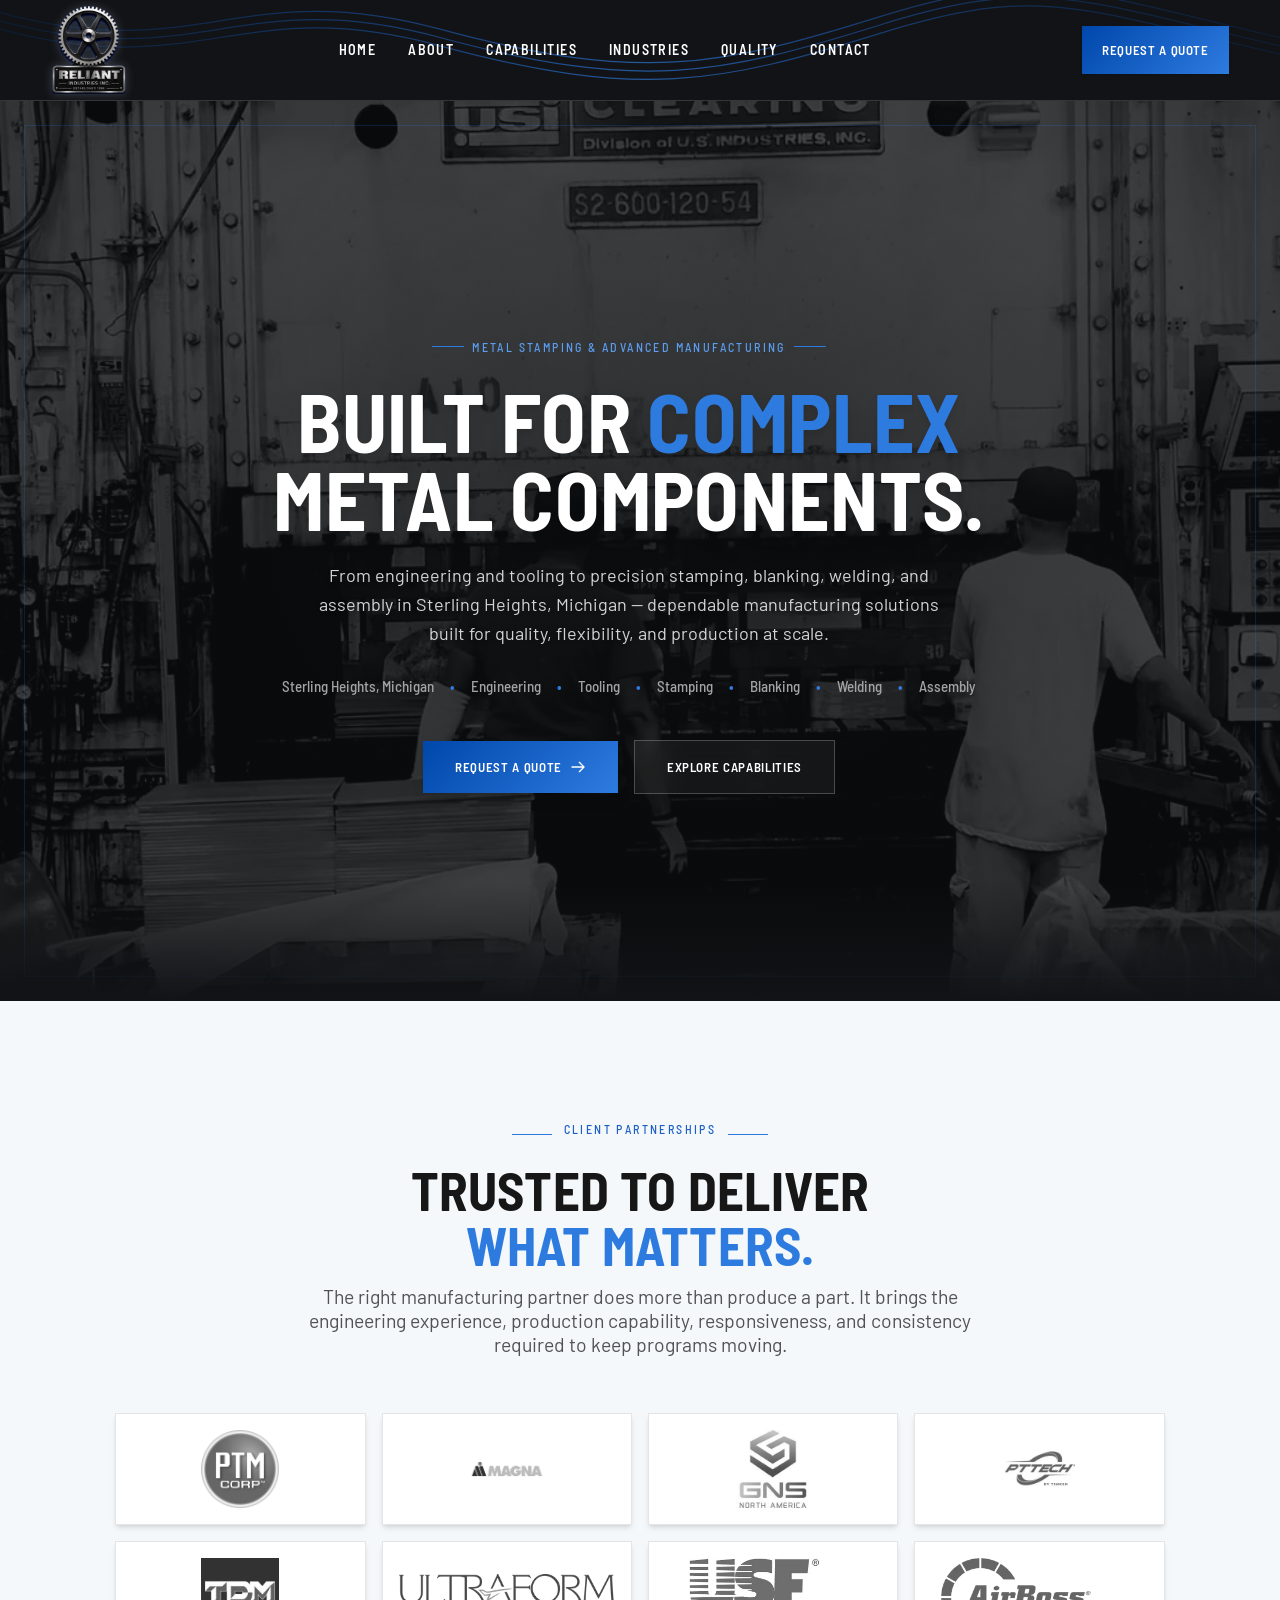
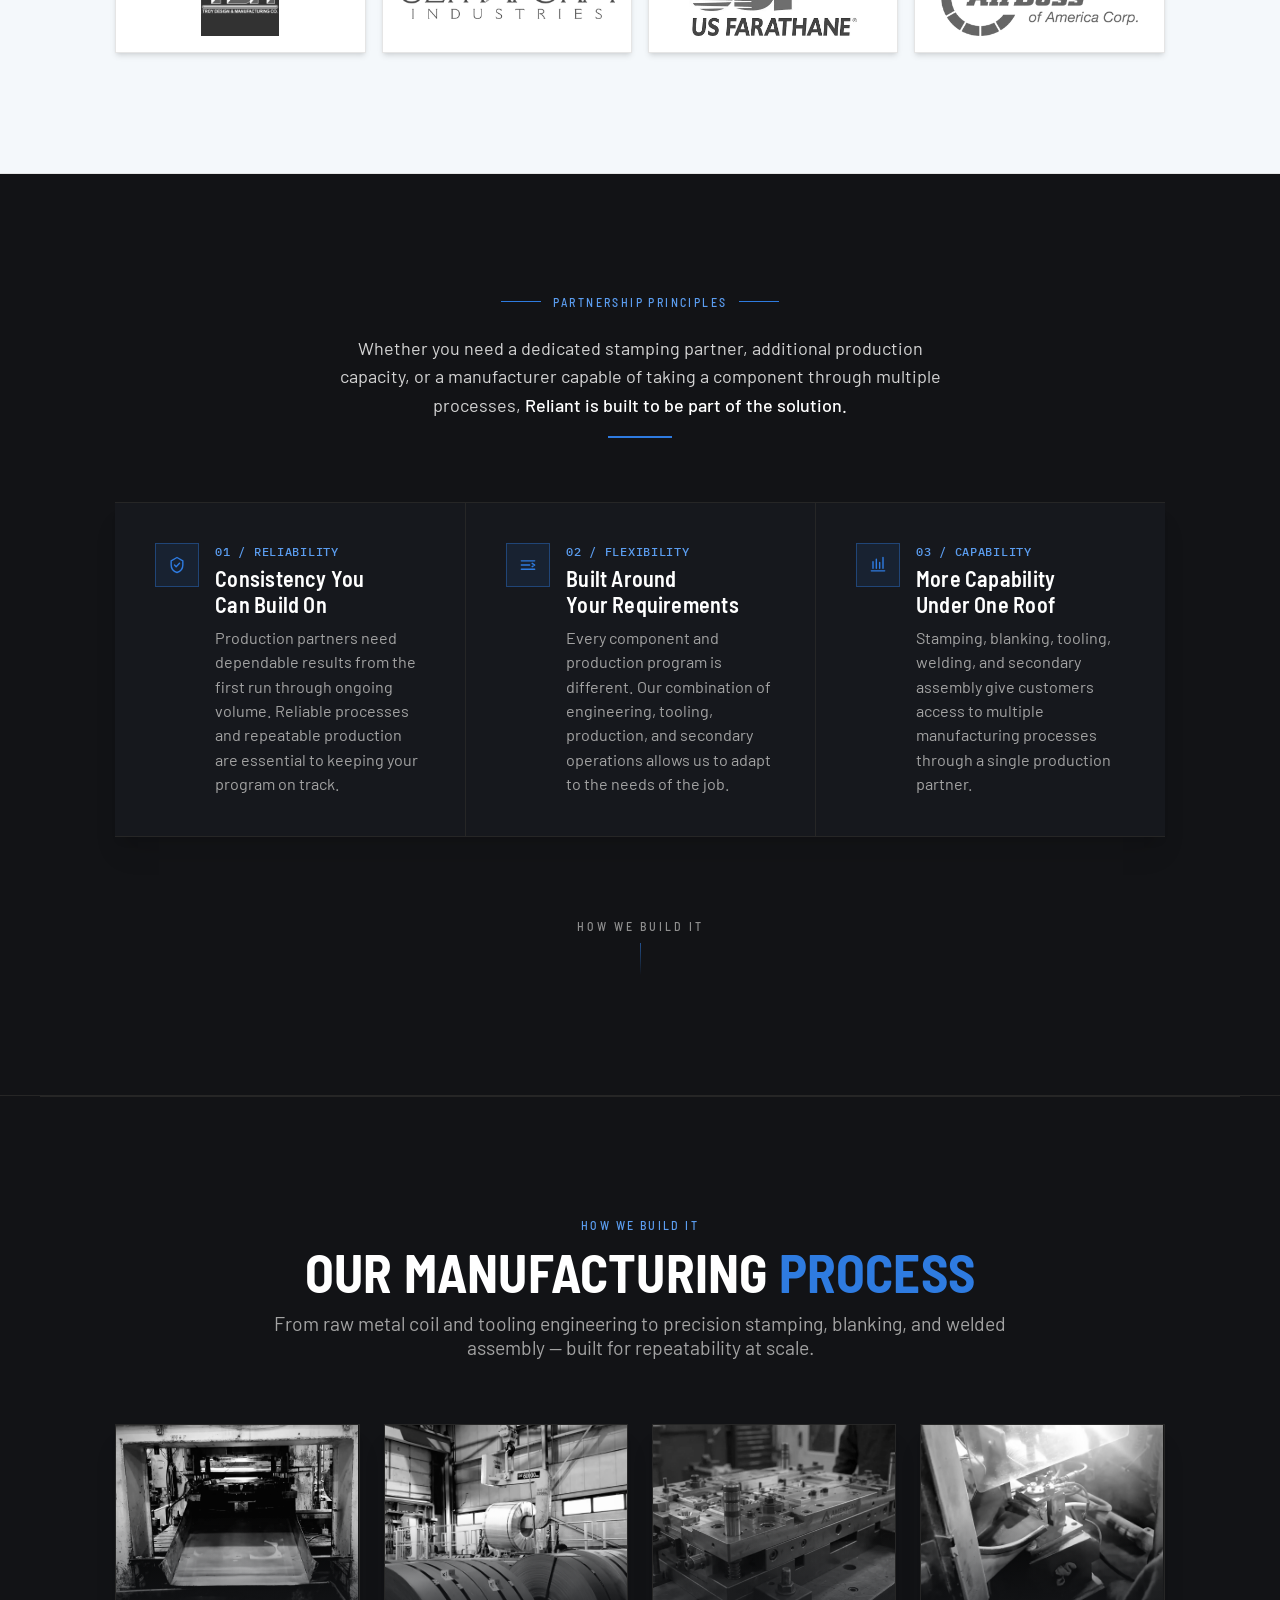
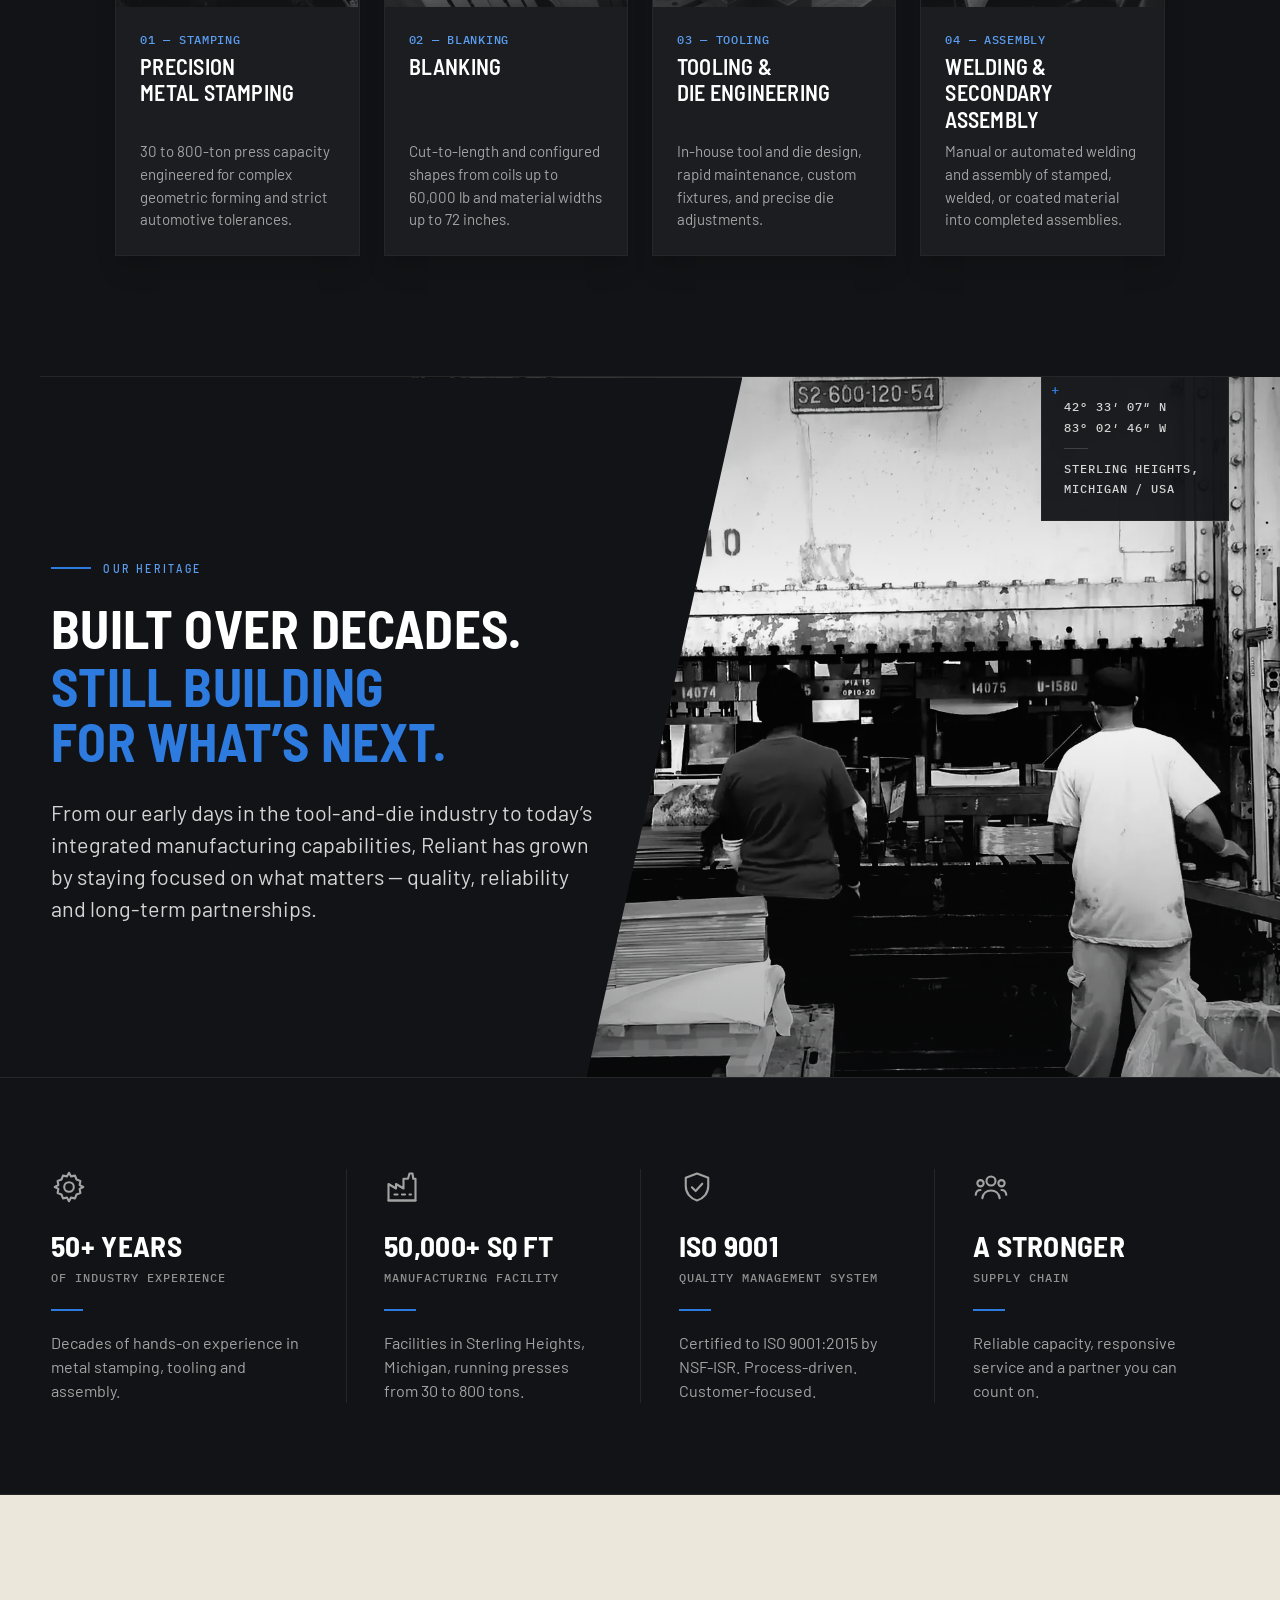
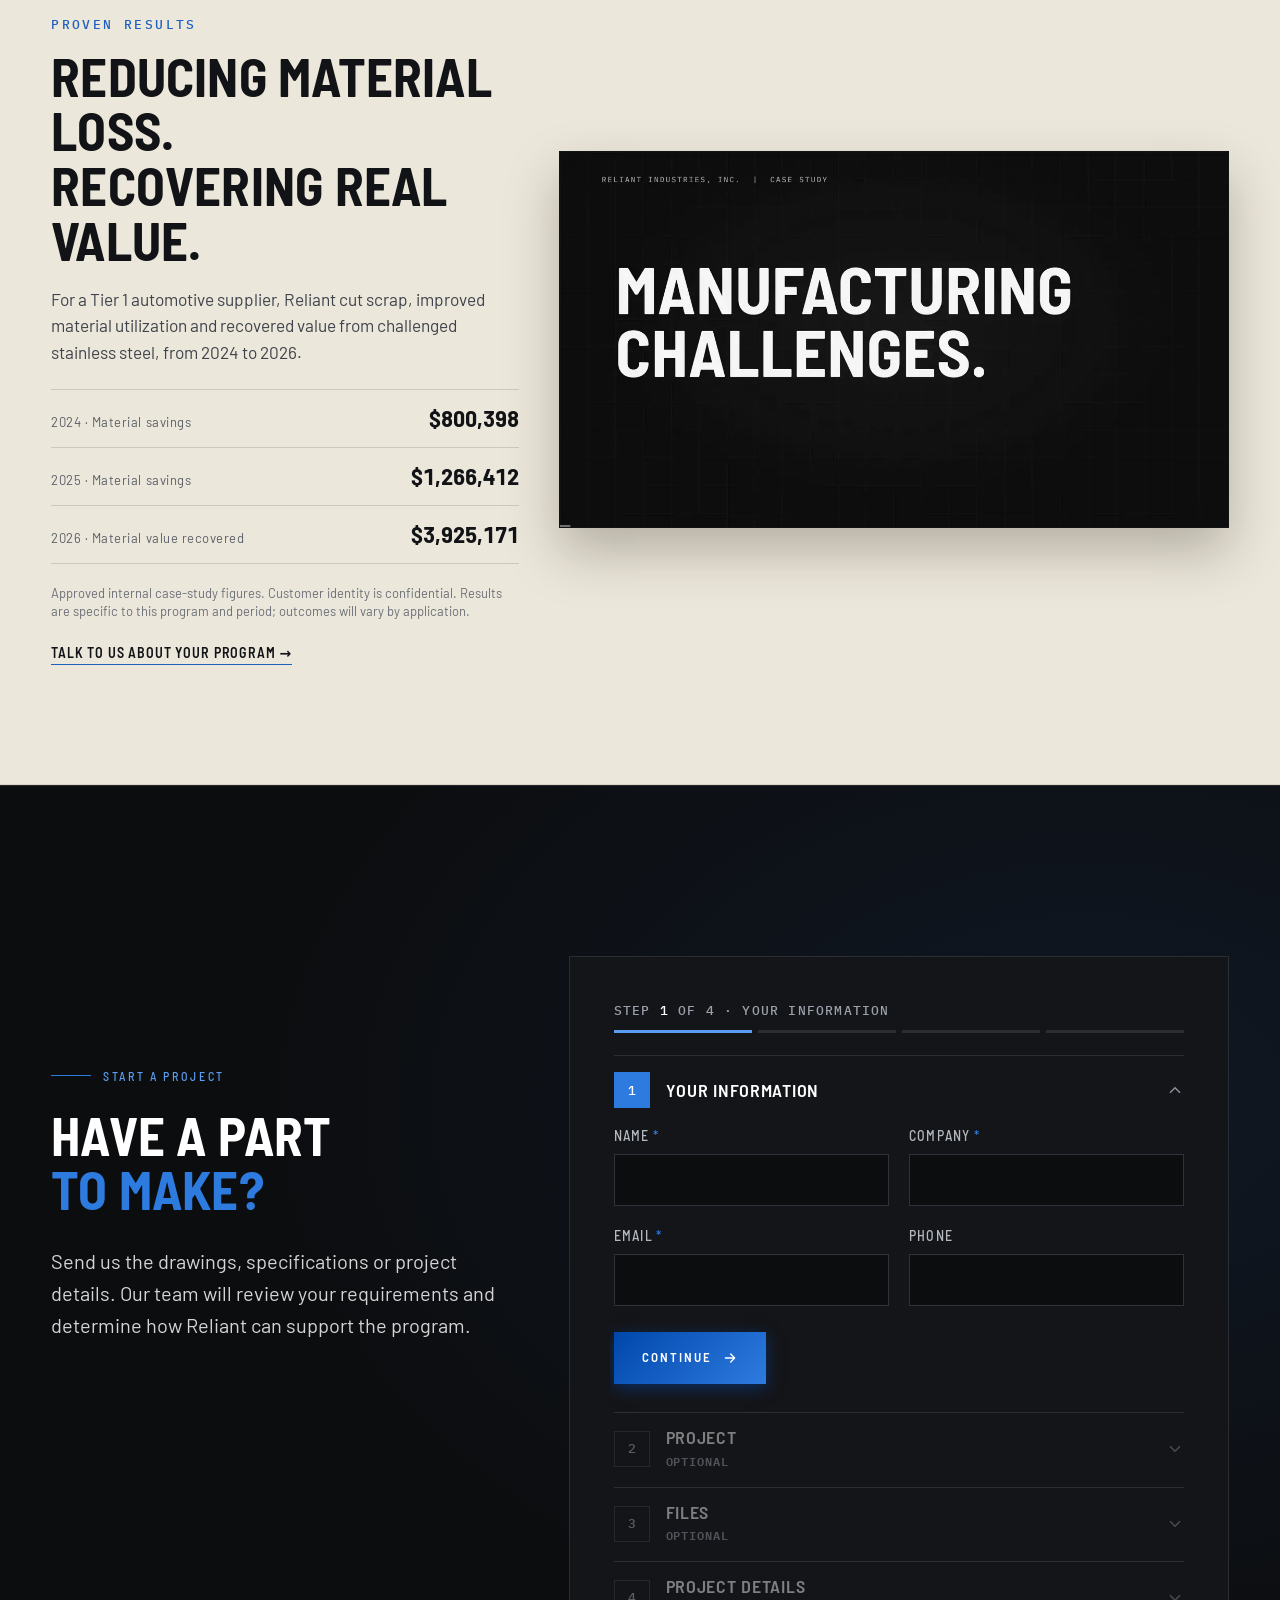
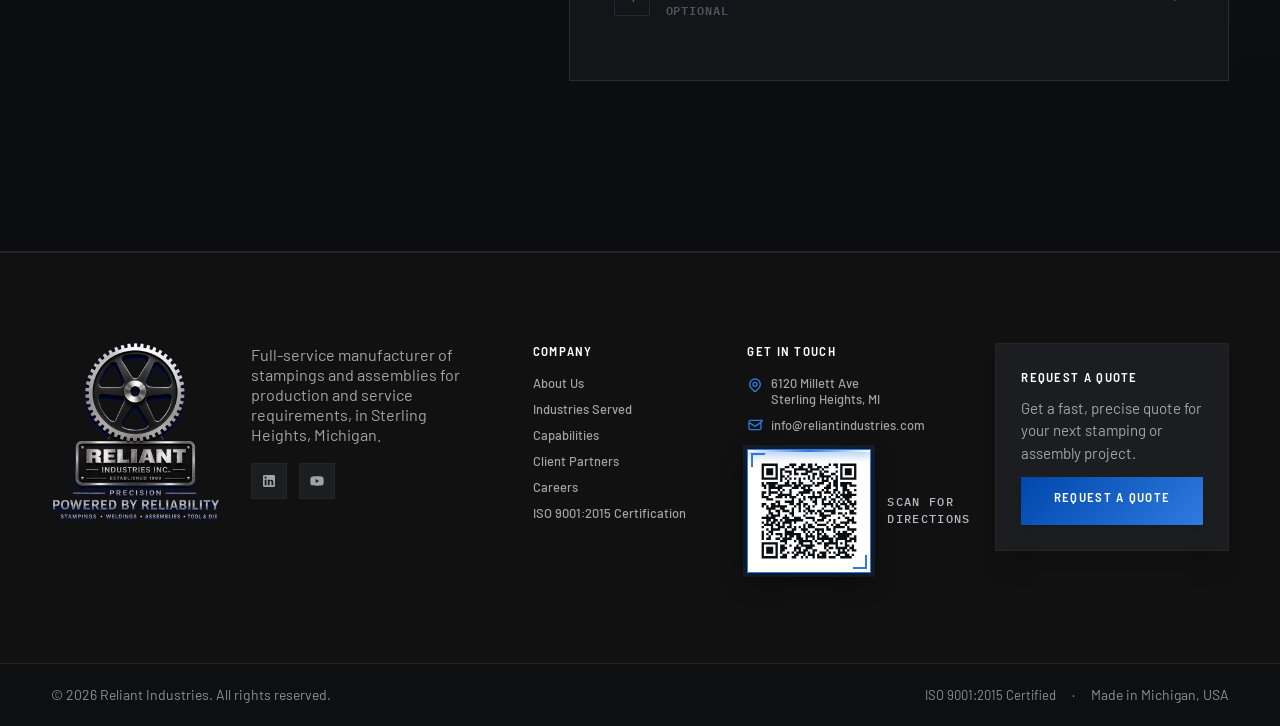
<file: index.html>
<!DOCTYPE html>
<html lang="en">
<head>
    <meta charset="UTF-8">
    <meta name="referrer" content="strict-origin-when-cross-origin">
    <meta name="viewport" content="width=device-width, initial-scale=1.0">
    <!-- SEO:start -->
    <title>Metal Stamping in Sterling Heights, MI | Reliant Industries</title>
    <meta name="description" content="Family-owned metal stamping manufacturer in Sterling Heights, Michigan. Blanking, tooling, welding and assembly. ISO 9001:2015 certified. Request a quote.">
    <meta name="robots" content="noindex, nofollow">
    <link rel="canonical" href="https://www.reliantindustries.com/">
    <meta property="og:type" content="website">
    <meta property="og:site_name" content="Reliant Industries">
    <meta property="og:locale" content="en_US">
    <meta property="og:title" content="Metal Stamping in Sterling Heights, MI | Reliant Industries">
    <meta property="og:description" content="Family-owned metal stamping manufacturer in Sterling Heights, Michigan. Blanking, tooling, welding and assembly. ISO 9001:2015 certified. Request a quote.">
    <meta property="og:url" content="https://www.reliantindustries.com/">
    <meta property="og:image" content="https://www.reliantindustries.com/assets/images/og/og-reliant.jpg">
    <meta property="og:image:width" content="1200">
    <meta property="og:image:height" content="630">
    <meta property="og:image:alt" content="Operators at a stamping press at Reliant Industries in Sterling Heights, Michigan">
    <meta name="twitter:card" content="summary_large_image">
    <meta name="twitter:title" content="Metal Stamping in Sterling Heights, MI | Reliant Industries">
    <meta name="twitter:description" content="Family-owned metal stamping manufacturer in Sterling Heights, Michigan. Blanking, tooling, welding and assembly. ISO 9001:2015 certified. Request a quote.">
    <meta name="twitter:image" content="https://www.reliantindustries.com/assets/images/og/og-reliant.jpg">
    <!-- SEO:end -->
    <link rel="preload" as="image" href="assets/images/posters/hero-reliant.webp" type="image/webp" fetchpriority="high">
    <!-- Favicon -->
    <link rel="icon" href="favicon.ico" sizes="any">
    <link rel="icon" type="image/png" sizes="32x32" href="assets/favicon/favicon-32x32.png">
    <link rel="icon" type="image/png" sizes="16x16" href="assets/favicon/favicon-16x16.png">
    <link rel="apple-touch-icon" sizes="180x180" href="assets/favicon/apple-touch-icon.png">
    <link rel="manifest" href="assets/favicon/site.webmanifest">
    <meta name="theme-color" content="#111214">

    <!-- Tailwind CSS (via CDN) -->

    <!-- Google Fonts -->
    <link rel="preload" href="assets/fonts/barlow-400.woff2" as="font" type="font/woff2" crossorigin>
    <link rel="preload" href="assets/fonts/barlow-semi-condensed-700.woff2" as="font" type="font/woff2" crossorigin>
    <link rel="stylesheet" href="assets/css/site.min.css?v=20261129">
    <!-- External Custom CSS -->
    <link rel="stylesheet" href="assets/css/tailwind.css?v=20261102b">
    <link rel="stylesheet" href="assets/css/motion.css?v=20261124">
    <script src="assets/js/motion-init.js?v=20261117a"></script>
    <!-- SEO-LD:start -->
    <script type="application/ld+json">{"@context":"https://schema.org","@graph":[{"@type":"LocalBusiness","@id":"https://www.reliantindustries.com/#organization","name":"Reliant Industries Inc.","foundingDate":"1999","alternateName":"Reliant Industries","url":"https://www.reliantindustries.com/","logo":"https://www.reliantindustries.com/assets/images/logo/reliant-logo-compact.webp","image":["https://www.reliantindustries.com/assets/images/og/og-reliant.jpg"],"description":"Family-owned metal stamping manufacturer in Sterling Heights, Michigan, providing blanking, tooling, welding and assembly.","slogan":"Powered by Reliability","telephone":"+1-586-275-0479","email":"sales@reliantindustries.com","address":{"@type":"PostalAddress","streetAddress":"6120 Millett Ave","addressLocality":"Sterling Heights","addressRegion":"MI","postalCode":"48312","addressCountry":"US"},"hasMap":"https://www.google.com/maps/search/?api=1&query=6120+Millett+Ave%2C+Sterling+Heights%2C+MI+48312","founder":{"@type":"Person","name":"Don Zack"},"knowsAbout":["Metal stamping","Blanking","Tool and die","Welding","Assembly"],"sameAs":["https://www.linkedin.com/in/reliant-industries-4bbb571b7/","https://www.youtube.com/@reliantindustries277"],"contactPoint":[{"@type":"ContactPoint","contactType":"sales","telephone":"+1-586-275-0479","email":"sales@reliantindustries.com","areaServed":"US","availableLanguage":"English"}]},{"@type":"WebSite","@id":"https://www.reliantindustries.com/#website","url":"https://www.reliantindustries.com/","name":"Reliant Industries","inLanguage":"en-US","publisher":{"@id":"https://www.reliantindustries.com/#organization"}},{"@type":"WebPage","@id":"https://www.reliantindustries.com/#webpage","url":"https://www.reliantindustries.com/","name":"Metal Stamping in Sterling Heights, MI | Reliant Industries","description":"Family-owned metal stamping manufacturer in Sterling Heights, Michigan. Blanking, tooling, welding and assembly. ISO 9001:2015 certified. Request a quote.","inLanguage":"en-US","isPartOf":{"@id":"https://www.reliantindustries.com/#website"},"about":{"@id":"https://www.reliantindustries.com/#organization"},"primaryImageOfPage":{"@type":"ImageObject","url":"https://www.reliantindustries.com/assets/images/og/og-reliant.jpg"}}]}</script>
    <!-- SEO-LD:end -->
</head>
<body>

<header class="header-nav">
    <div class="header-wave-background">
        <svg viewBox="0 0 1600 120" preserveAspectRatio="none">
            <defs>
                <linearGradient id="waveBlueHeader" x1="0" y1="0" x2="1" y2="0">
                    <stop offset="0%" stop-color="#0047AB" stop-opacity=".25"/>
                    <stop offset="50%" stop-color="#2E7BE0" stop-opacity=".95"/>
                    <stop offset="100%" stop-color="#0047AB" stop-opacity=".25"/>
                </linearGradient>
            </defs>
            <g fill="none" stroke="url(#waveBlueHeader)" stroke-width="1.5">
                <path d="M0 15 C250 80 300 -30 550 35 S900 80 1100 20 S1350 -10 1600 45"/>
                <path d="M0 25 C250 90 300 -20 550 45 S900 90 1100 30 S1350 0 1600 55"/>
                <path d="M0 35 C250 100 300 -10 550 55 S900 100 1100 40 S1350 10 1600 65"/>
            </g>
        </svg>
    </div>

    <div class="max-w-7xl mx-auto brand-bar flex items-center justify-between relative z-10 sp-container">
      <!-- Brand Logo / Primary SEO Heading with Integrated Animated SVG -->
      <a href="index.html" class="brand-logo" aria-label="Reliant Industries Inc., home">
        <img src="assets/images/logo/reliant-logo-nav.webp" alt="Reliant Industries Inc." width="206" height="238">
      </a>

      <nav class="hidden md:flex space-x-6 lg:space-x-8 text-xs font-bold uppercase tracking-wider text-neutral-300">
        <a href="index.html" class="nav-link-underline text-white font-bold uppercase tracking-wider">Home</a>
        <a href="pages/about.html" class="nav-link-underline text-white font-bold uppercase tracking-wider">About</a>
        <a href="pages/capabilities.html" class="nav-link-underline text-white font-bold uppercase tracking-wider">Capabilities</a>
        <a href="pages/industries.html" class="nav-link-underline text-white font-bold uppercase tracking-wider">Industries</a>
        <a href="pages/quality.html" class="nav-link-underline text-white font-bold uppercase tracking-wider">Quality</a>
        <a href="pages/contact.html" class="nav-link-underline text-white font-bold uppercase tracking-wider">Contact</a>
      </nav>

      <div class="flex items-center gap-2">
        <a href="#rfq" class="hidden sm:inline-flex cobalt-btn text-white text-xs font-bold uppercase tracking-wider px-4 py-2.5 md:px-5 shadow whitespace-nowrap">
          Request a quote
        </a>

        <!-- Mobile Menu Button -->
        <button id="mobileMenuBtn" class="md:hidden text-white p-2 focus:outline-none focus:ring-2 focus:ring-[#2E7BE0]" aria-label="Toggle Navigation Menu" aria-expanded="false" aria-controls="mobileMenu">
          <svg id="hamburgerIcon" class="w-7 h-7" fill="none" stroke="currentColor" viewBox="0 0 24 24">
            <path stroke-linecap="round" stroke-linejoin="round" stroke-width="2" d="M4 6h16M4 12h16M4 18h16"></path>
          </svg>
          <svg id="closeIcon" class="w-7 h-7 hidden" fill="none" stroke="currentColor" viewBox="0 0 24 24">
            <path stroke-linecap="round" stroke-linejoin="round" stroke-width="2" d="M6 18L18 6M6 6l12 12"></path>
          </svg>
        </button>
      </div>
    </div>

    <!-- Mobile Dropdown Navigation Menu -->
    <nav id="mobileMenu" class="hidden md:hidden relative z-10 bg-[#111214] border-t border-neutral-800 px-6 py-5 space-y-1 text-sm font-bold uppercase tracking-wider text-neutral-300" aria-label="Mobile Navigation">
        <a href="index.html" class="block hover:text-white transition py-2.5 border-b border-neutral-800">Home</a>
        <a href="pages/about.html" class="block hover:text-white transition py-2.5 border-b border-neutral-800">About</a>
        <a href="pages/capabilities.html" class="block hover:text-white transition py-2.5 border-b border-neutral-800">Capabilities</a>
        <a href="pages/industries.html" class="block hover:text-white transition py-2.5 border-b border-neutral-800">Industries</a>
        <a href="pages/quality.html" class="block hover:text-white transition py-2.5 border-b border-neutral-800">Quality</a>
        <a href="pages/contact.html" class="block hover:text-white transition py-2.5">Contact</a>
        <div class="pt-4">
          <a href="#rfq" class="block w-full text-center cobalt-btn text-white text-xs font-bold uppercase tracking-widest py-3 shadow">
            Request a quote
          </a>
        </div>
    </nav>
</header>

<!-- Mobile Nav Toggle Script -->
<section class="hero relative min-h-screen flex items-center justify-center overflow-hidden sp-hero sp-gutter">
    
    <!-- Background Video -->
    <div class="absolute inset-0 w-full h-full z-0 overflow-hidden">
      <video class="w-full h-full object-cover"  loop muted playsinline poster="assets/images/posters/hero-reliant.webp" data-lazy preload="none" data-src-mobile="assets/videos/hero-reliant-m.mp4">
        <source src="assets/videos/hero-reliant.mp4" type="video/mp4">
      </video>

      <!-- Dark Gradient Overlay for High Contrast Text Readability -->
      <div class="absolute inset-0 bg-[#0c0d0f]/[0.72]"></div>
      <!-- Extra darkening behind the centred text so it stays readable in colour (hover) and on any frame -->
      <div class="absolute inset-0 bg-[radial-gradient(ellipse_at_center,rgba(12,13,15,0.55)_0%,rgba(12,13,15,0)_70%)]"></div>
    </div>

    <!-- Hero Content -->
    <div class="relative z-10 max-w-4xl mx-auto text-center space-y-6 mo-hero">

      <!-- Eyebrow -->
      <div class="flex items-center justify-center">
        <div class="inline-flex items-center gap-2 text-[#2E7BE0] text-xs sm:text-sm font-bold tracking-[0.2em] uppercase">
          <span class="w-8 h-px bg-[#2E7BE0]"></span>
          <span>Metal Stamping &amp; Advanced Manufacturing</span>
          <span class="w-8 h-px bg-[#2E7BE0]"></span>
        </div>
      </div>

      <!-- Headline -->
      <h1 class="text-4xl sm:text-5xl md:text-6xl lg:text-7xl font-black tracking-tight uppercase leading-[0.95] text-white drop-shadow-lg">
        Built for <span class="blue">Complex</span><br class="hidden sm:inline">
        Metal Components.
      </h1>

      <!-- Subtitle -->
      <p class="text-neutral-300 text-base sm:text-lg md:text-xl max-w-3xl mx-auto font-medium leading-relaxed drop-shadow">
        From engineering and tooling to precision stamping, blanking, welding, and assembly in Sterling Heights, Michigan — dependable manufacturing solutions built for quality, flexibility, and production at scale.
      </p>

      <!-- Capability / Location Line -->
      <div class="hero-chips flex flex-wrap items-center justify-center gap-x-4 gap-y-2 text-xs sm:text-sm text-neutral-400 pt-1">
        <span class="hc-loc">Sterling Heights, Michigan</span>
        <span class="text-[#2E7BE0] hc-loc">•</span>
        <span>Engineering</span>
        <span class="text-[#2E7BE0]">•</span>
        <span>Tooling</span>
        <span class="text-[#2E7BE0]">•</span>
        <span>Stamping</span>
        <span class="text-[#2E7BE0]">•</span>
        <span>Blanking</span>
            <span class="text-[#2E7BE0]">•</span>
            <span>Welding</span>
        <span class="text-[#2E7BE0]">•</span>
        <span>Assembly</span>
      </div>

      <!-- Buttons -->
      <div class="hero-actions flex flex-wrap items-center justify-center gap-4 pt-5">
        <a href="#rfq"
           class="cobalt-btn text-white text-base font-semibold tracking-wider px-8 py-3.5 shadow-lg transition flex items-center justify-center space-x-2">
          <span>Request a Quote</span>
          <svg class="w-4 h-4" fill="none" stroke="currentColor" viewBox="0 0 24 24">
            <path stroke-linecap="round" stroke-linejoin="round" stroke-width="2"
                  d="M14 5l7 7m0 0l-7 7m7-7H3"></path>
          </svg>
        </a>

        <a href="#process"
           class="hero-btn-secondary text-base font-semibold tracking-wider px-8 py-3.5 backdrop-blur-md transition">
          Explore Capabilities
        </a>
      </div>

    </div>

    <!-- Scroll Down Cue -->
    <a href="#clients" class="scroll-cue relative z-10" aria-label="Scroll down">
        <svg viewBox="0 0 24 24" fill="none" stroke="currentColor" stroke-width="2">
            <path d="M12 5v14M5 12l7 7 7-7"
                  stroke-linecap="round"
                  stroke-linejoin="round"/>
        </svg>
    </a>

</section>
<!-- =========================================================
     SECTION 1: CLIENT PARTNERSHIPS & LOGOS (CLEAN NEUTRAL BACKGROUND)
========================================================= -->

<section class="relative w-full overflow-hidden bg-[#F4F8FB] border-b border-neutral-200 sp-section" id="clients">
    <div class="relative z-10 w-full max-w-6xl mx-auto sp-container">

        <!-- Section Header -->
        <div class="section-header text-center max-w-3xl mx-auto" data-reveal-stagger>
            <div class="flex items-center justify-center gap-3 mb-4">
                <span class="w-10 h-px bg-[#2E7BE0]"></span>
                <span class="section-eyebrow text-[#2E7BE0] font-bold uppercase tracking-[0.2em] text-xs">Client Partnerships</span>
                <span class="w-10 h-px bg-[#2E7BE0]"></span>
            </div>

            <h2 class="text-3xl sm:text-4xl font-black text-neutral-900 tracking-tight uppercase">
                Trusted to Deliver <span class="text-[#2E7BE0]">What Matters.</span>
            </h2>

            <p class="text-neutral-600 text-sm sm:text-base max-w-2xl mx-auto mt-3 leading-relaxed">
                The right manufacturing partner does more than produce a part. It brings the engineering experience, production capability, responsiveness, and consistency required to keep programs moving.
            </p>
        </div>

        <!-- CLIENT LOGOS GRID -->
        <div class="mt-14">
            <div class="client-logos grid grid-cols-2 md:grid-cols-4 gap-4">
                                    <div class="h-28 bg-white border border-neutral-200 p-4 flex items-center justify-center overflow-hidden group transition-all duration-300 hover:border-[#2E7BE0] hover:-translate-y-0.5 shadow-md">
                        <img src="assets/images/clients/client1.webp"
                             alt="PTM Corp logo"
                             class="max-w-full max-h-full object-contain scale-120 grayscale opacity-80 transition-all duration-300 group-hover:grayscale-0 group-hover:opacity-100 group-hover:scale-135">
                    </div>
                                    <div class="h-28 bg-white border border-neutral-200 p-4 flex items-center justify-center overflow-hidden group transition-all duration-300 hover:border-[#2E7BE0] hover:-translate-y-0.5 shadow-md">
                        <img src="assets/images/clients/client2.webp"
                             alt="Magna logo"
                             class="max-w-full max-h-full object-contain scale-120 grayscale opacity-80 transition-all duration-300 group-hover:grayscale-0 group-hover:opacity-100 group-hover:scale-135">
                    </div>
                                    <div class="h-28 bg-white border border-neutral-200 p-4 flex items-center justify-center overflow-hidden group transition-all duration-300 hover:border-[#2E7BE0] hover:-translate-y-0.5 shadow-md">
                        <img src="assets/images/clients/client3.webp"
                             alt="GNS North America logo"
                             class="max-w-full max-h-full object-contain scale-120 grayscale opacity-80 transition-all duration-300 group-hover:grayscale-0 group-hover:opacity-100 group-hover:scale-135">
                    </div>
                                    <div class="h-28 bg-white border border-neutral-200 p-4 flex items-center justify-center overflow-hidden group transition-all duration-300 hover:border-[#2E7BE0] hover:-translate-y-0.5 shadow-md">
                        <img src="assets/images/clients/client4.webp"
                             alt="PTTECH by Timken logo"
                             class="max-w-full max-h-full object-contain scale-120 grayscale opacity-80 transition-all duration-300 group-hover:grayscale-0 group-hover:opacity-100 group-hover:scale-135">
                    </div>
                                    <div class="h-28 bg-white border border-neutral-200 p-4 flex items-center justify-center overflow-hidden group transition-all duration-300 hover:border-[#2E7BE0] hover:-translate-y-0.5 shadow-md">
                        <img src="assets/images/clients/client5.webp"
                             alt="TDM Troy Design &amp; Manufacturing Co. logo"
                             class="max-w-full max-h-full object-contain scale-120 grayscale opacity-80 transition-all duration-300 group-hover:grayscale-0 group-hover:opacity-100 group-hover:scale-135">
                    </div>
                                    <div class="h-28 bg-white border border-neutral-200 p-4 flex items-center justify-center overflow-hidden group transition-all duration-300 hover:border-[#2E7BE0] hover:-translate-y-0.5 shadow-md">
                        <img src="assets/images/clients/client6.webp"
                             alt="Ultraform Industries logo"
                             class="max-w-full max-h-full object-contain scale-120 grayscale opacity-80 transition-all duration-300 group-hover:grayscale-0 group-hover:opacity-100 group-hover:scale-135">
                    </div>
                                    <div class="h-28 bg-white border border-neutral-200 p-4 flex items-center justify-center overflow-hidden group transition-all duration-300 hover:border-[#2E7BE0] hover:-translate-y-0.5 shadow-md">
                        <img src="assets/images/clients/client7.webp"
                             alt="US Farathane logo"
                             class="max-w-full max-h-full object-contain scale-120 grayscale opacity-80 transition-all duration-300 group-hover:grayscale-0 group-hover:opacity-100 group-hover:scale-135">
                    </div>
                                    <div class="h-28 bg-white border border-neutral-200 p-4 flex items-center justify-center overflow-hidden group transition-all duration-300 hover:border-[#2E7BE0] hover:-translate-y-0.5 shadow-md">
                        <img src="assets/images/clients/client8.webp"
                             alt="AirBoss of America Corp. logo"
                             class="max-w-full max-h-full object-contain scale-120 grayscale opacity-80 transition-all duration-300 group-hover:grayscale-0 group-hover:opacity-100 group-hover:scale-135">
                    </div>
                            </div>
        </div>

    </div>
</section>

<!-- =========================================================
     SECTION 2: PARTNERSHIP PRINCIPLES (DARK INDUSTRIAL)
========================================================= -->

<section class="relative w-full overflow-hidden bg-[#121316] border-b border-neutral-800 sp-section">
    <div class="relative z-10 w-full max-w-6xl mx-auto space-y-16 sp-container">

        <!-- Partnership Principles Header & Top Statement Text -->
        <div class="max-w-4xl mx-auto text-center space-y-4" data-reveal-stagger>
            <div class="flex items-center justify-center gap-3">
                <span class="w-10 h-px bg-[#2E7BE0]"></span>
                <span class="text-[#2E7BE0] font-bold uppercase tracking-[0.2em] text-xs">Partnership Principles</span>
                <span class="w-10 h-px bg-[#2E7BE0]"></span>
            </div>
            
            <p class="text-base sm:text-lg font-medium text-neutral-300 leading-relaxed pt-2 mx-auto">
                Whether you need a dedicated stamping partner, additional production capacity, or a manufacturer capable of taking a component through multiple processes, 
                <span class="text-white font-bold">Reliant is built to be part of the solution.</span>
            </p>
            <div class="w-16 h-0.5 bg-[#2E7BE0] mx-auto mt-4"></div>
        </div>

        <!-- Partnership Principles Grid (Reliability -> Flexibility -> Capability) -->
        <div class="border-y border-neutral-800 divide-y md:divide-y-0 md:divide-x divide-neutral-800 grid grid-cols-1 md:grid-cols-3 bg-[#16181d] overflow-hidden shadow-xl">

            <!-- 01 / RELIABILITY -->
            <div class="p-8 md:p-10">
                <div class="flex items-start gap-4">
                    <div class="shrink-0 w-11 h-11 border border-[#2E7BE0]/40 bg-[#2E7BE0]/10 flex items-center justify-center text-[#2E7BE0]">
                        <svg class="w-5 h-5" fill="none" stroke="currentColor" viewBox="0 0 24 24">
                            <path stroke-linecap="round" stroke-linejoin="round" stroke-width="1.7" d="M12 3l7 4v5c0 4.5-2.8 7.7-7 9-4.2-1.3-7-4.5-7-9V7l7-4z"/>
                            <path stroke-linecap="round" stroke-linejoin="round" stroke-width="1.7" d="M9 12l2 2 4-4"/>
                        </svg>
                    </div>
                    <div>
                        <div class="text-[10px] font-bold tracking-[0.18em] uppercase text-[#2E7BE0] mb-1 tech">01 / Reliability</div>
                        <h3 class="text-lg font-bold text-white tracking-tight mb-2">Consistency You Can Build On</h3>
                        <p class="text-sm leading-relaxed text-neutral-400">
                            Production partners need dependable results from the first run through ongoing volume. Reliable processes and repeatable production are essential to keeping your program on track.
                        </p>
                    </div>
                </div>
            </div>

            <!-- 02 / FLEXIBILITY -->
            <div class="p-8 md:p-10">
                <div class="flex items-start gap-4">
                    <div class="shrink-0 w-11 h-11 border border-[#2E7BE0]/40 bg-[#2E7BE0]/10 flex items-center justify-center text-[#2E7BE0]">
                        <svg class="w-5 h-5" fill="none" stroke="currentColor" viewBox="0 0 24 24">
                            <path stroke-linecap="round" stroke-linejoin="round" stroke-width="1.7" d="M4 7h16M4 12h10M4 17h16"/>
                            <path stroke-linecap="round" stroke-linejoin="round" stroke-width="1.7" d="M17 10l3 2-3 2"/>
                        </svg>
                    </div>
                    <div>
                        <div class="text-[10px] font-bold tracking-[0.18em] uppercase text-[#2E7BE0] mb-1 tech">02 / Flexibility</div>
                        <h3 class="text-lg font-bold text-white tracking-tight mb-2">Built Around Your Requirements</h3>
                        <p class="text-sm leading-relaxed text-neutral-400">
                            Every component and production program is different. Our combination of engineering, tooling, production, and secondary operations allows us to adapt to the needs of the job.
                        </p>
                    </div>
                </div>
            </div>

            <!-- 03 / CAPABILITY -->
            <div class="p-8 md:p-10">
                <div class="flex items-start gap-4">
                    <div class="shrink-0 w-11 h-11 border border-[#2E7BE0]/40 bg-[#2E7BE0]/10 flex items-center justify-center text-[#2E7BE0]">
                        <svg class="w-5 h-5" fill="none" stroke="currentColor" viewBox="0 0 24 24">
                            <path stroke-linecap="round" stroke-linejoin="round" stroke-width="1.7" d="M4 19h16M6 16V8M10 16V5M14 16V9M18 16V3"/>
                        </svg>
                    </div>
                    <div>
                        <div class="text-[10px] font-bold tracking-[0.18em] uppercase text-[#2E7BE0] mb-1 tech">03 / Capability</div>
                        <h3 class="text-lg font-bold text-white tracking-tight mb-2">More Capability Under One Roof</h3>
                        <p class="text-sm leading-relaxed text-neutral-400">
                            Stamping, blanking, tooling, welding, and secondary assembly give customers access to multiple manufacturing processes through a single production partner.
                        </p>
                    </div>
                </div>
            </div>

        </div>

        <!-- Transition into Process -->
        <div class="flex justify-center pt-4">
            <div class="flex flex-col items-center gap-2">
                <span class="text-[9px] font-bold uppercase tracking-[0.25em] text-neutral-500">How We Build It</span>
                <span class="w-px h-8 bg-gradient-to-b from-[#2E7BE0]/60 to-transparent"></span>
            </div>
        </div>

    </div>
</section>

<!-- =========================================================
     HOW WE BUILD IT - 4-STAGE VIDEO PROCESS SECTION
========================================================= -->

<section class="section bg-[#121316] border-b border-neutral-800 sp-section" id="process">
    <div class="max-w-7xl mx-auto space-y-16 sp-container">
        
        <!-- Section Header -->
        <div class="section-header text-center max-w-3xl mx-auto space-y-3" data-reveal-stagger>
            <span class="section-eyebrow text-[#2E7BE0] text-xs font-bold uppercase tracking-[0.2em]">How We Build It</span>
            <h2 class="text-3xl sm:text-4xl font-extrabold text-white tracking-tight uppercase">
                Our Manufacturing <span class="text-[#2E7BE0]">Process</span>
            </h2>
            <p class="text-neutral-400 text-sm sm:text-base leading-relaxed">
                From raw metal coil and tooling engineering to precision stamping, blanking, and welded assembly — built for repeatability at scale.
            </p>
        </div>

        <!-- 4-Column Video Grid Cards -->
        <div class="grid grid-cols-1 sm:grid-cols-2 lg:grid-cols-4 gap-6" data-reveal-stagger>
            
            <!-- STAGE 01: STAMPING -->
            <div class="bg-[#1B1D21] border border-neutral-800 overflow-hidden shadow-xl hover:border-neutral-700 transition flex flex-col group">
                <div class="relative w-full aspect-[4/3] bg-neutral-900 overflow-hidden">
                    <video class="w-full h-full object-cover group-hover:scale-105 transition duration-500"  loop muted playsinline  poster="assets/images/posters/press-chute.webp" data-lazy preload="none" data-src-mobile="assets/videos/press-chute-m.mp4">
                        <source src="assets/videos/press-chute.mp4" type="video/mp4">
                    </video>
                    <div class="absolute inset-0 bg-gradient-to-t from-[#1B1D21] via-transparent to-transparent opacity-60 pointer-events-none"></div>
                </div>
                <div class="p-6 flex flex-col flex-grow justify-between space-y-2">
                    <div>
                        <span class="text-[#2E7BE0] text-[10px] font-bold uppercase tracking-[0.2em] block mb-1 tech">01 — Stamping</span>
                        <h3 class="text-lg font-bold text-white uppercase tracking-tight">Precision Metal Stamping</h3>
                    </div>
                    <p class="text-xs text-neutral-400 leading-relaxed">
                        30 to 800-ton press capacity engineered for complex geometric forming and strict automotive tolerances.
                    </p>
                </div>
            </div>

            <!-- STAGE 02: BLANKING -->
            <div class="bg-[#1B1D21] border border-neutral-800 overflow-hidden shadow-xl hover:border-neutral-700 transition flex flex-col group">
                <div class="relative w-full aspect-[4/3] bg-neutral-900 overflow-hidden">
                    <video class="w-full h-full object-cover group-hover:scale-105 transition duration-500 object-[50%_42%]"  loop muted playsinline  poster="assets/images/posters/coil-handling.webp" data-lazy preload="none" data-src-mobile="assets/videos/coil-handling-m.mp4">
                        <source src="assets/videos/coil-handling.mp4" type="video/mp4">
                    </video>
                    <div class="absolute inset-0 bg-gradient-to-t from-[#1B1D21] via-transparent to-transparent opacity-60 pointer-events-none"></div>
                </div>
                <div class="p-6 flex flex-col flex-grow justify-between space-y-2">
                    <div>
                        <span class="text-[#2E7BE0] text-[10px] font-bold uppercase tracking-[0.2em] block mb-1 tech">02 — Blanking</span>
                        <h3 class="text-lg font-bold text-white uppercase tracking-tight">Blanking</h3>
                    </div>
                    <p class="text-xs text-neutral-400 leading-relaxed">
                        Cut-to-length and configured shapes from coils up to 60,000 lb and material widths up to 72 inches.
                    </p>
                </div>
            </div>

            <!-- STAGE 03: TOOLING -->
            <div class="bg-[#1B1D21] border border-neutral-800 overflow-hidden shadow-xl hover:border-neutral-700 transition flex flex-col group">
                <div class="relative w-full aspect-[4/3] bg-neutral-900 overflow-hidden">
                    <video class="w-full h-full object-cover group-hover:scale-105 transition duration-500"  loop muted playsinline data-lazy preload="none" poster="assets/images/posters/tooling.webp">
                        <source src="assets/videos/tooling.mp4" type="video/mp4">
                    </video>
                    <div class="absolute inset-0 bg-gradient-to-t from-[#1B1D21] via-transparent to-transparent opacity-60 pointer-events-none"></div>
                </div>
                <div class="p-6 flex flex-col flex-grow justify-between space-y-2">
                    <div>
                        <span class="text-[#2E7BE0] text-[10px] font-bold uppercase tracking-[0.2em] block mb-1 tech">03 — Tooling</span>
                        <h3 class="text-lg font-bold text-white uppercase tracking-tight">Tooling &amp; Die Engineering</h3>
                    </div>
                    <p class="text-xs text-neutral-400 leading-relaxed">
                        In-house tool and die design, rapid maintenance, custom fixtures, and precise die adjustments.
                    </p>
                </div>
            </div>

            <!-- STAGE 04: ASSEMBLY -->
            <div class="bg-[#1B1D21] border border-neutral-800 overflow-hidden shadow-xl hover:border-neutral-700 transition flex flex-col group">
                <div class="relative w-full aspect-[4/3] bg-neutral-900 overflow-hidden">
                    <video class="w-full h-full object-cover group-hover:scale-105 transition duration-500 object-[50%_45%]"  loop muted playsinline  poster="assets/images/posters/welding-station.webp" data-lazy preload="none" data-src-mobile="assets/videos/welding-station-m.mp4">
                        <source src="assets/videos/welding-station.mp4" type="video/mp4">
                    </video>
                    <div class="absolute inset-0 bg-gradient-to-t from-[#1B1D21] via-transparent to-transparent opacity-60 pointer-events-none"></div>
                </div>
                <div class="p-6 flex flex-col flex-grow justify-between space-y-2">
                    <div>
                        <span class="text-[#2E7BE0] text-[10px] font-bold uppercase tracking-[0.2em] block mb-1 tech">04 — Assembly</span>
                        <h3 class="text-lg font-bold text-white uppercase tracking-tight">Welding &amp; Secondary Assembly</h3>
                    </div>
                    <p class="text-xs text-neutral-400 leading-relaxed">
                        Manual or automated welding and assembly of stamped, welded, or coated material into completed assemblies.
                    </p>
                </div>
            </div>

        </div>

    </div>
</section>

<!-- =========================================================
     OUR HERITAGE (replaces the milestone cards)
========================================================= -->
<section class="heritage" id="milestones">

    <div class="heritage-top">

        <!-- photo (real footage of Reliant's floor; black & white until hover like every video on the site) -->
        <div class="heritage-media">
            <video muted loop playsinline data-lazy preload="none"
                   data-src-mobile="assets/videos/press-wide-clearing-m.mp4"
                   poster="assets/images/posters/heritage-floor.webp"
                   aria-label="Operators running a stamping press on Reliant's production floor">
                <source src="assets/videos/press-wide-clearing.mp4" type="video/mp4">
            </video>
        </div>

        <!-- diagonal copy panel (desktop) -->
        <div class="heritage-diag" aria-hidden="true"></div>

        <!-- coordinates tag -->
        <div class="heritage-coords" aria-label="Location: Sterling Heights, Michigan">
            42&deg; 33&prime; 07&Prime; N<br>83&deg; 02&prime; 46&Prime; W
            <hr>
            STERLING HEIGHTS,<br>MICHIGAN / USA
        </div>

        <div class="heritage-copy-wrap">
            <div class="sp-container">
                <div class="heritage-copy" data-reveal-stagger>
                    <div class="heritage-eyebrow"><i></i><span>Our Heritage</span></div>
                    <h2>
                        <span class="a">Built over decades.</span>
                        <span class="b">Still building for what&rsquo;s next.</span>
                    </h2>
                    <p class="heritage-lead sp-lead">
                        From our early days in the tool-and-die industry to today&rsquo;s integrated manufacturing
                        capabilities, Reliant has grown by staying focused on what matters &mdash; quality,
                        reliability and long-term partnerships.
                    </p>
                </div>
            </div>
        </div>

    </div>

    <!-- stat band -->
    <div class="heritage-stats">
        <div class="sp-container">
            <div class="heritage-stat-grid" data-reveal-stagger>

                <div class="heritage-stat">
                    <svg viewBox="0 0 24 24" fill="none" stroke="currentColor" stroke-linecap="round" stroke-linejoin="round" aria-hidden="true">
                        <circle cx="12" cy="12" r="3.2"/>
                        <path d="M12 2.5l1.3 2.4 2.7-.5 1 2.6 2.6 1-.5 2.7 2.4 1.3-2.4 1.3.5 2.7-2.6 1-1 2.6-2.7-.5L12 21.5l-1.3-2.4-2.7.5-1-2.6-2.6-1 .5-2.7L2.5 12l2.4-1.3-.5-2.7 2.6-1 1-2.6 2.7.5z"/>
                    </svg>
                    <span class="fig">50+ Years</span>
                    <span class="lab">of industry experience</span>
                    <span class="rule"></span>
                    <p>Decades of hands-on experience in metal stamping, tooling and assembly.</p>
                </div>

                <div class="heritage-stat">
                    <svg viewBox="0 0 24 24" fill="none" stroke="currentColor" stroke-linecap="round" stroke-linejoin="round" aria-hidden="true">
                        <path d="M3 21V10l5 3V10l5 3V6.5h3L17 3h2l.5 3.5H21V21z"/>
                        <path d="M3 21h18"/>
                        <path d="M7 17h2M12 17h2M17 17h1"/>
                    </svg>
                    <span class="fig">50,000+ Sq Ft</span>
                    <span class="lab">manufacturing facility</span>
                    <span class="rule"></span>
                    <p>Facilities in Sterling Heights, Michigan, running presses from 30 to 800 tons.</p>
                </div>

                <div class="heritage-stat">
                    <svg viewBox="0 0 24 24" fill="none" stroke="currentColor" stroke-linecap="round" stroke-linejoin="round" aria-hidden="true">
                        <path d="M12 3l7.5 2.8v5.6c0 4.6-3 8.3-7.5 9.6-4.5-1.3-7.5-5-7.5-9.6V5.8z"/>
                        <path d="M8.6 12.2l2.5 2.5 4.4-4.9"/>
                    </svg>
                    <span class="fig">ISO 9001</span>
                    <span class="lab">quality management system</span>
                    <span class="rule"></span>
                    <p>Certified to ISO 9001:2015 by NSF-ISR. Process-driven. Customer-focused.</p>
                </div>

                <div class="heritage-stat">
                    <svg viewBox="0 0 24 24" fill="none" stroke="currentColor" stroke-linecap="round" stroke-linejoin="round" aria-hidden="true">
                        <circle cx="12" cy="8" r="3"/>
                        <path d="M6.2 19.5c.4-3.2 2.8-5.2 5.8-5.2s5.4 2 5.8 5.2"/>
                        <circle cx="5" cy="9.5" r="2.1"/>
                        <circle cx="19" cy="9.5" r="2.1"/>
                        <path d="M1.8 17.2c.2-1.9 1.4-3.2 3.2-3.2M22.2 17.2c-.2-1.9-1.4-3.2-3.2-3.2"/>
                    </svg>
                    <span class="fig">A Stronger</span>
                    <span class="lab">supply chain</span>
                    <span class="rule"></span>
                    <p>Reliable capacity, responsive service and a partner you can count on.</p>
                </div>

            </div>
        </div>
    </div>

</section>

<!-- =========================================================
     PROVEN RESULTS (silent case-study video + figures as text)
========================================================= -->
<section class="cs-section sp-section" id="results" aria-labelledby="cs-title">
  <div class="max-w-7xl mx-auto sp-container grid lg:grid-cols-12 gap-10 lg:gap-14 items-center">
    <div class="lg:col-span-5" data-reveal>
      <p class="cs-eyebrow">Proven results</p>
      <h2 id="cs-title" class="cs-title">Reducing material loss.<br>Recovering real value.</h2>
      <p class="cs-lead">For a Tier 1 automotive supplier, Reliant cut scrap, improved material utilization and recovered value from challenged stainless steel, from 2024 to 2026.</p>
      <dl class="cs-figures">
        <div><dt>2024 &middot; Material savings</dt><dd>$800,398</dd></div>
        <div><dt>2025 &middot; Material savings</dt><dd>$1,266,412</dd></div>
        <div><dt>2026 &middot; Material value recovered</dt><dd>$3,925,171</dd></div>
      </dl>
      <p class="cs-note">Approved internal case-study figures. Customer identity is confidential. Results are specific to this program and period; outcomes will vary by application.</p>
      <a href="pages/contact.html" class="cs-link">Talk to us about your program <span aria-hidden="true">&rarr;</span></a>
    </div>
    <div class="lg:col-span-7" data-reveal>
      <div class="cs-frame">
        <video class="cs-video" data-aspect-swap loop muted playsinline poster="assets/images/posters/case-study.webp" data-lazy preload="none" data-src-mobile="assets/videos/case-study-m.mp4" aria-label="Animated summary of the case study: material savings of $800,398 in 2024, $1,266,412 in 2025 and $3,925,171 of material value recovered in 2026.">
          <source src="assets/videos/case-study.mp4" type="video/mp4">
        </video>
      </div>
    </div>
  </div>
</section>

<section id="rfq" class="rfq-section sp-section--large">
    <div class="relative max-w-7xl mx-auto grid lg:grid-cols-12 gap-12 lg:gap-16 items-start sp-container">

        <!-- COPY -->
        <div class="lg:col-span-5 lg:sticky lg:top-28" data-reveal-stagger>
            <div class="flex items-center gap-3 mb-6">
                <span class="h-px w-10 bg-[#2E7BE0]"></span>
                <span class="text-[#2E7BE0] text-xs font-bold uppercase tracking-[0.22em]">Start a Project</span>
            </div>

            <h2 class="text-4xl sm:text-5xl lg:text-6xl font-black uppercase tracking-tight leading-[0.95] text-white">
                Have a Part <span class="text-[#2E7BE0]">to Make?</span>
            </h2>

            <p class="mt-7 text-neutral-300 text-lg leading-relaxed max-w-md">
                Send us the drawings, specifications or project details. Our team will review your requirements and determine how Reliant can support the program.
            </p>
        </div>

        <!-- FORM -->
        <div class="lg:col-span-7">
            <form class="rfq-card-v2" data-stepper data-form="rfq" method="POST" enctype="multipart/form-data">
<noscript><p class="fl-noscript">JavaScript is needed to send this form. Please call <a href="tel:+15862750479">586-275-0479</a> or email <a href="mailto:sales@reliantindustries.com">sales@reliantindustries.com</a>.</p></noscript>

                <!-- YOUR INFORMATION -->
                <fieldset class="rfq-group" data-step>
                    <legend class="rfq-legend">Your Information</legend>
                    <div class="rfq-grid">
                        <div class="rfq-field">
                            <label class="rfq-label" for="rfq-name">Name<span class="req">*</span></label>
                            <input class="rfq-input" type="text" id="rfq-name" autocapitalize="words" enterkeyhint="next" name="name" autocomplete="name" required>
                        </div>
                        <div class="rfq-field">
                            <label class="rfq-label" for="rfq-company">Company<span class="req">*</span></label>
                            <input class="rfq-input" type="text" id="rfq-company" autocapitalize="words" enterkeyhint="next" name="company" autocomplete="organization" required>
                        </div>
                        <div class="rfq-field">
                            <label class="rfq-label" for="rfq-email">Email<span class="req">*</span></label>
                            <input class="rfq-input" type="email" id="rfq-email" autocapitalize="off" spellcheck="false" inputmode="email" enterkeyhint="next" name="email" autocomplete="email" required>
                        </div>
                        <div class="rfq-field">
                            <label class="rfq-label" for="rfq-phone">Phone</label>
                            <input class="rfq-input" type="tel" id="rfq-phone" inputmode="tel" enterkeyhint="next" name="phone" autocomplete="tel">
                        </div>
                    </div>
                </fieldset>

                <!-- PROJECT -->
                <fieldset class="rfq-group" data-step>
                    <legend class="rfq-legend">Project</legend>
                    <div class="rfq-grid">
                        <div class="rfq-field">
                            <label class="rfq-label" for="rfq-part">Part / Project Name</label>
                            <input class="rfq-input" type="text" id="rfq-part" name="part_name">
                        </div>
                        <div class="rfq-field">
                            <label class="rfq-label" for="rfq-volume">Estimated Annual Volume</label>
                            <input class="rfq-input" type="text" id="rfq-volume" name="annual_volume" placeholder="e.g. 50,000 pcs">
                        </div>
                        <div class="rfq-field full">
                            <label class="rfq-label" for="rfq-material">Material</label>
                            <select class="rfq-select" id="rfq-material" name="material">
                                <option value="">Select a material</option>
                                <option>Carbon steel</option>
                                <option>Stainless steel</option>
                                <option>Aluminum</option>
                                <option>Other / not sure yet</option>
                            </select>
                        </div>
                        <div class="rfq-field full">
                            <span class="rfq-label" id="rfq-process-label">Required Process</span>
                            <div class="rfq-chips" role="group" aria-labelledby="rfq-process-label">
                                <label class="rfq-chip"><input type="checkbox" name="process[]" value="Stamping"><span>Stamping</span></label>
                                <label class="rfq-chip"><input type="checkbox" name="process[]" value="Blanking"><span>Blanking</span></label>
                                <label class="rfq-chip"><input type="checkbox" name="process[]" value="Tooling / Dies"><span>Tooling / Dies</span></label>
                                <label class="rfq-chip"><input type="checkbox" name="process[]" value="Welding"><span>Welding</span></label>
                                <label class="rfq-chip"><input type="checkbox" name="process[]" value="Assembly"><span>Assembly</span></label>
                                <label class="rfq-chip"><input type="checkbox" name="process[]" value="Not sure yet"><span>Not sure yet</span></label>
                            </div>
                        </div>
                    </div>
                </fieldset>

                <!-- FILES -->
                <fieldset class="rfq-group" data-step>
                    <legend class="rfq-legend">Files</legend>
                    <div class="rfq-drop" id="rfq-drop">
                        <input type="file" id="rfq-files" name="files[]" multiple accept=".step,.stp,.dwg,.dxf,.pdf" aria-label="Upload CAD / Drawings">
                        <div class="rfq-drop-icon" aria-hidden="true">
                            <svg width="22" height="22" viewBox="0 0 24 24" fill="none" stroke="currentColor" stroke-width="1.8" stroke-linecap="round" stroke-linejoin="round"><path d="M12 16V4M7 9l5-5 5 5"/><path d="M4 16v3a1 1 0 001 1h14a1 1 0 001-1v-3"/></svg>
                        </div>
                        <div>
                            <div class="rfq-drop-title">Upload CAD / Drawings</div>
                            <div class="rfq-drop-sub">Click to choose files, or drag them here.</div>
                            <div class="rfq-types">STEP &middot; STP &middot; DWG &middot; DXF &middot; PDF</div>
                        </div>
                    </div>
                    <ul class="rfq-filelist" id="rfq-filelist" aria-live="polite"></ul>
                </fieldset>

                <!-- PROJECT DETAILS -->
                <fieldset class="rfq-group" data-step>
                    <legend class="rfq-legend">Project Details</legend>
                    <textarea class="rfq-textarea" id="rfq-details" name="details" aria-label="Project details" placeholder="Specifications, tolerances, target delivery dates, or anything that helps us understand the part."></textarea>
                </fieldset>

                <!-- NDA -->
                <label class="rfq-check">
                    <input type="checkbox" id="rfq-nda" name="nda" value="1">
                    <span class="box" aria-hidden="true">
                        <svg viewBox="0 0 24 24" fill="none" stroke="currentColor" stroke-width="3.2" stroke-linecap="round" stroke-linejoin="round"><path d="M5 12.5l4.5 4.5L19 7.5"/></svg>
                    </span>
                    <span class="txt">I need an NDA before sharing project information</span>
                </label>
        <p class="rfq-note" id="rfq-nda-status" hidden>NDA accepted.</p>

                <div class="rfq-submit-row">
                    <button type="submit" class="rfq-submit cobalt-btn font-bold">
                        Submit Project
                        <svg class="w-4 h-4" fill="none" stroke="currentColor" viewBox="0 0 24 24" aria-hidden="true"><path stroke-linecap="round" stroke-linejoin="round" stroke-width="2" d="M5 12h14M13 6l6 6-6 6"/></svg>
                    </button>
                    <p class="rfq-note">Your information is used only to evaluate your manufacturing requirements.</p>
                </div>

            </form>
        </div>
    </div>
</section>

<!-- =========================================================
     NDA POP-UP — opens when the "I need an NDA" box is ticked.
     NOTE: the wording below is placeholder legal text and has not been
     approved by Reliant. Replace with their official NDA before launch.
========================================================= -->
<div id="ndaModal" class="fixed inset-0 z-50 hidden flex items-center justify-center p-4 bg-black/80 backdrop-blur-sm" role="dialog" aria-modal="true" aria-labelledby="ndaTitle">
    <div class="bg-[#1B1D21] border border-neutral-700 w-full max-w-2xl shadow-2xl flex flex-col max-h-[85vh] overflow-hidden">

        <div class="px-6 py-4 border-b border-neutral-800 flex justify-between items-center bg-neutral-900/40">
            <div>
                <span class="text-xs font-semibold text-[#2E7BE0] tracking-wider uppercase">Legal Agreement</span>
                <h3 id="ndaTitle" class="text-lg font-bold text-white">Mutual Non-Disclosure Agreement (NDA)</h3>
            </div>
            <button type="button" id="ndaModalClose" class="text-neutral-400 hover:text-white transition text-3xl leading-none px-2" aria-label="Close">&times;</button>
        </div>

        <div class="px-6 py-5 overflow-y-auto space-y-5 text-sm leading-relaxed text-neutral-300">
            <div class="p-3 bg-neutral-900/60 border-l-2 border-[#2E7BE0] text-xs text-neutral-300">
                <strong>Summary:</strong> Protects the engineering designs, CAD files, and project details you share during quoting, between the <strong>Disclosing Party</strong> (you) and the <strong>Receiving Party</strong> (Reliant Industries).
            </div>

            <div class="space-y-3">
                <div class="bg-neutral-900/30 p-3.5 border border-neutral-800">
                    <h4 class="font-bold text-white text-xs uppercase tracking-wider mb-1">1. Scope of Confidential Information</h4>
                    <p class="text-xs text-neutral-400">Includes all <strong>STEP/DWG files, technical drawings, CAD geometry, target volumes</strong>, and tooling specifications submitted through this form.</p>
                </div>

                <div class="bg-neutral-900/30 p-3.5 border border-neutral-800">
                    <h4 class="font-bold text-white text-xs uppercase tracking-wider mb-1">2. Non-Disclosure Obligations</h4>
                    <ul class="list-disc list-inside text-xs text-neutral-400 space-y-1 pl-1">
                        <li>Information is restricted to the people who need it to review your project.</li>
                        <li><strong>No sharing with third parties</strong> without written authorization.</li>
                        <li>Information is used only to quote and assess manufacturability.</li>
                    </ul>
                </div>

                <div class="grid grid-cols-1 sm:grid-cols-2 gap-3">
                    <div class="bg-neutral-900/30 p-3.5 border border-neutral-800">
                        <h4 class="font-bold text-white text-xs uppercase tracking-wider mb-1">3. Protection Standard</h4>
                        <p class="text-xs text-neutral-400">Handled with the same <strong>degree of care</strong> Reliant uses to protect its own confidential information.</p>
                    </div>
                    <div class="bg-neutral-900/30 p-3.5 border border-neutral-800">
                        <h4 class="font-bold text-white text-xs uppercase tracking-wider mb-1">4. Term</h4>
                        <p class="text-xs text-neutral-400">Obligations remain in effect for <strong>five (5) years</strong> from the date of submission.</p>
                    </div>
                </div>
            </div>
        </div>

        <div class="px-6 py-4 border-t border-neutral-800 flex justify-end space-x-3 bg-neutral-900/80">
            <button type="button" id="ndaCancelBtn" class="px-5 py-2.5 border border-neutral-700 text-neutral-300 font-semibold hover:bg-neutral-800 transition text-xs uppercase tracking-wider">
                Cancel
            </button>
            <button type="button" id="ndaAgreeBtn" class="cobalt-btn text-white font-semibold px-6 py-2.5 shadow transition text-xs uppercase tracking-wider">
                I Agree
            </button>
        </div>

    </div>
</div>

<footer class="bg-[#111111] text-neutral-400 text-sm border-t border-neutral-800">
    <!-- MAIN FOOTER CONTENT -->
    <div class="max-w-7xl mx-auto sp-section--compact grid grid-cols-1 md:grid-cols-2 lg:grid-cols-5 gap-10 sp-container rl-footer-grid">
      
      <!-- BRAND & OVERVIEW (2 COLS) -->
      <div class="rl-footer-brand">
        <a href="index.html" class="brand-full" aria-label="Reliant Industries Inc. - Precision, Powered by Reliability">
          <img src="assets/images/logo/reliant-logo-full.webp" alt="Reliant Industries Inc. - Precision. Powered by Reliability. Stampings, Weldings, Assemblies, Tool and Die." width="276" height="293" loading="lazy">
        </a>
        
        <p class="text-neutral-400 text-xs sm:text-sm leading-relaxed max-w-sm">
          Full-service manufacturer of stampings and assemblies for production and service requirements, in Sterling Heights, Michigan.
        </p>

        <!-- SOCIAL LINKS -->
        <div class="pt-2 flex items-center space-x-3">
          <!-- LinkedIn -->
          <a href="https://www.linkedin.com/in/reliant-industries-4bbb571b7/" 
             target="_blank" 
             rel="noopener noreferrer" 
             aria-label="Reliant Industries on LinkedIn"
             class="w-9 h-9 bg-[#1B1D21] border border-neutral-800 flex items-center justify-center text-neutral-400 hover:text-white hover:border-[#2E7BE0] hover:bg-[#2E7BE0]/10 transition duration-300">
            <svg class="w-4 h-4 fill-current" viewBox="0 0 24 24">
              <path d="M19 3a2 2 0 0 1 2 2v14a2 2 0 0 1-2 2H5a2 2 0 0 1-2-2V5a2 2 0 0 1 2-2h14m-.5 15.5v-5.3a3.26 3.26 0 0 0-3.26-3.26c-.85 0-1.84.52-2.28 1.3v-1.11h-2.79v8.37h2.79v-4.93c0-.77.62-1.4 1.39-1.4a1.4 1.4 0 0 1 1.4 1.4v4.93h2.75M6.88 8.56a1.68 1.68 0 0 0 1.68-1.68c0-.93-.75-1.69-1.68-1.69a1.69 1.69 0 0 0-1.69 1.69c0 .93.76 1.68 1.69 1.68m1.39 9.94v-8.37H5.5v8.37h2.77z"/>
            </svg>
          </a>

          <!-- YouTube -->
          <a href="https://www.youtube.com/@reliantindustries277" 
             target="_blank" 
             rel="noopener noreferrer" 
             aria-label="Reliant Industries on YouTube"
             class="w-9 h-9 bg-[#1B1D21] border border-neutral-800 flex items-center justify-center text-neutral-400 hover:text-white hover:border-red-500 hover:bg-red-500/10 transition duration-300">
            <svg class="w-4 h-4 fill-current" viewBox="0 0 24 24">
              <path d="M10 15l5.19-3L10 9v6m11.56-7.83c.13.47.22 1.1.28 1.9.07.8.1 1.49.1 2.09L22 12c0 2.19-.16 3.8-.44 4.83-.25.9-.83 1.48-1.73 1.73-.47.13-1.33.22-2.65.28-1.3.07-2.49.1-3.59.1L12 19c-4.19 0-6.8-.16-7.83-.44-.9-.25-1.48-.83-1.73-1.73-.13-.47-.22-1.1-.28-1.9-.07-.8-.1-1.49-.1-2.09L2 12c0-2.19.16-3.8.44-4.83.25-.9.83-1.48 1.73-1.73.47-.13 1.33-.22 2.65-.28 1.3-.07 2.49-.1 3.59-.1L12 5c4.19 0 6.8.16 7.83.44.9.25 1.48.83 1.73 1.73z"/>
            </svg>
          </a>

        </div>
      </div>

      <!-- QUICK NAVIGATION -->
      <div class="space-y-4">
        <h4 class="text-xs font-bold uppercase tracking-widest text-white" aria-level="3">Company</h4>
        <ul class="space-y-2.5 text-xs font-medium ft-links">
          <li><a href="pages/about.html" class="hover:text-white transition">About Us</a></li>
          <li><a href="pages/industries.html" class="hover:text-white transition">Industries Served</a></li>
          <li><a href="#process" class="hover:text-white transition">Capabilities</a></li>
          <li><a href="#clients" class="hover:text-white transition">Client Partners</a></li>
          <li><a href="pages/careers.html" class="hover:text-white transition">Careers</a></li>
          <li><a href="pages/quality.html#iso-certification" class="hover:text-white transition">ISO 9001:2015 Certification</a></li>
        </ul>
      </div>

      <!-- CONTACT INFO -->
      <div class="space-y-4">
        <h4 class="text-xs font-bold uppercase tracking-widest text-white" aria-level="3">Get in Touch</h4>
        <ul class="space-y-2.5 text-xs font-medium">
          <li class="flex items-start space-x-2">
            <svg class="w-4 h-4 text-[#2E7BE0] flex-shrink-0 mt-0.5" fill="none" stroke="currentColor" viewBox="0 0 24 24"><path stroke-linecap="round" stroke-linejoin="round" stroke-width="2" d="M17.657 16.657L13.414 20.9a1.998 1.998 0 01-2.827 0l-4.244-4.243a8 8 0 1111.314 0z"/><path stroke-linecap="round" stroke-linejoin="round" stroke-width="2" d="M15 11a3 3 0 11-6 0 3 3 0 016 0z"/></svg>
            <span>6120 Millett Ave<br>Sterling Heights, MI</span>
          </li>
          <li>
            <a href="mailto:info@reliantindustries.com" class="hover:text-white transition flex items-center space-x-2">
              <svg class="w-4 h-4 text-[#2E7BE0] flex-shrink-0" fill="none" stroke="currentColor" viewBox="0 0 24 24"><path stroke-linecap="round" stroke-linejoin="round" stroke-width="2" d="M3 8l7.89 5.26a2 2 0 002.22 0L21 8M5 19h14a2 2 0 002-2V7a2 2 0 002-2H5a2 2 0 00-2 2v10a2 2 0 002 2z"/></svg>
              <span>info@reliantindustries.com</span>
            </a>
          </li>
          <li class="footer-qr">
            <a href="https://www.google.com/maps/search/?api=1&query=6120+Millett+Ave%2C+Sterling+Heights%2C+MI+48312" target="_blank" rel="noopener" aria-label="Open directions to Reliant Industries in Google Maps">
              <img src="assets/images/qr-facility.svg" alt="QR code linking to directions to Reliant Industries, 6120 Millett Ave, Sterling Heights, MI" width="104" height="104" loading="lazy">
              <i class="qr-scan" aria-hidden="true"></i>
            </a>
            <span>Scan for directions</span>
          </li>
        </ul>
      </div>

      <!-- CTA CARD -->
      <div class="bg-[#1B1D21] border border-neutral-800 space-y-3 shadow-xl sp-card-sm">
        <h4 class="text-xs font-bold uppercase tracking-widest text-white" aria-level="3">Request a Quote</h4>
        <p class="text-xs text-neutral-400 leading-relaxed">
          Get a fast, precise quote for your next stamping or assembly project.
        </p>
        <a href="#rfq" class="cobalt-btn text-white text-xs font-bold uppercase tracking-widest px-4 py-3 block text-center shadow-md transition">
          Request a Quote
        </a>
      </div>

    </div>

    <!-- BOTTOM BAR -->
    <div class="border-t border-neutral-800/80 bg-[#0E0F11]">
      <div class="max-w-7xl mx-auto py-5 flex flex-col sm:flex-row items-center justify-between text-xs text-neutral-500 gap-3 sp-container ft-bar">
        <p>&copy; 2026 Reliant Industries. All rights reserved.</p>
        <div class="flex items-center space-x-4">
          <a href="pages/quality.html#iso-certification" class="hover:text-neutral-300 transition">ISO 9001:2015 Certified</a>
          <span>&middot;</span>
          <span>Made in Michigan, USA</span>
        </div>
      </div>
    </div>
  </footer>

<script src="assets/js/videos.js?v=20261129"></script>
<script src="assets/js/home-form.js?v=20261102b" defer></script>
<script src="assets/js/site.js?v=20261102b" defer></script>
<script src="assets/js/motion.js?v=20261117a" defer></script>
<script src="assets/js/stepper.js?v=20261102b" defer></script>
<script src="assets/js/forms-config.js?v=20261102b" defer></script>
<script src="assets/js/forms.js?v=20261102b" defer></script>
</body>
</html>
</file>
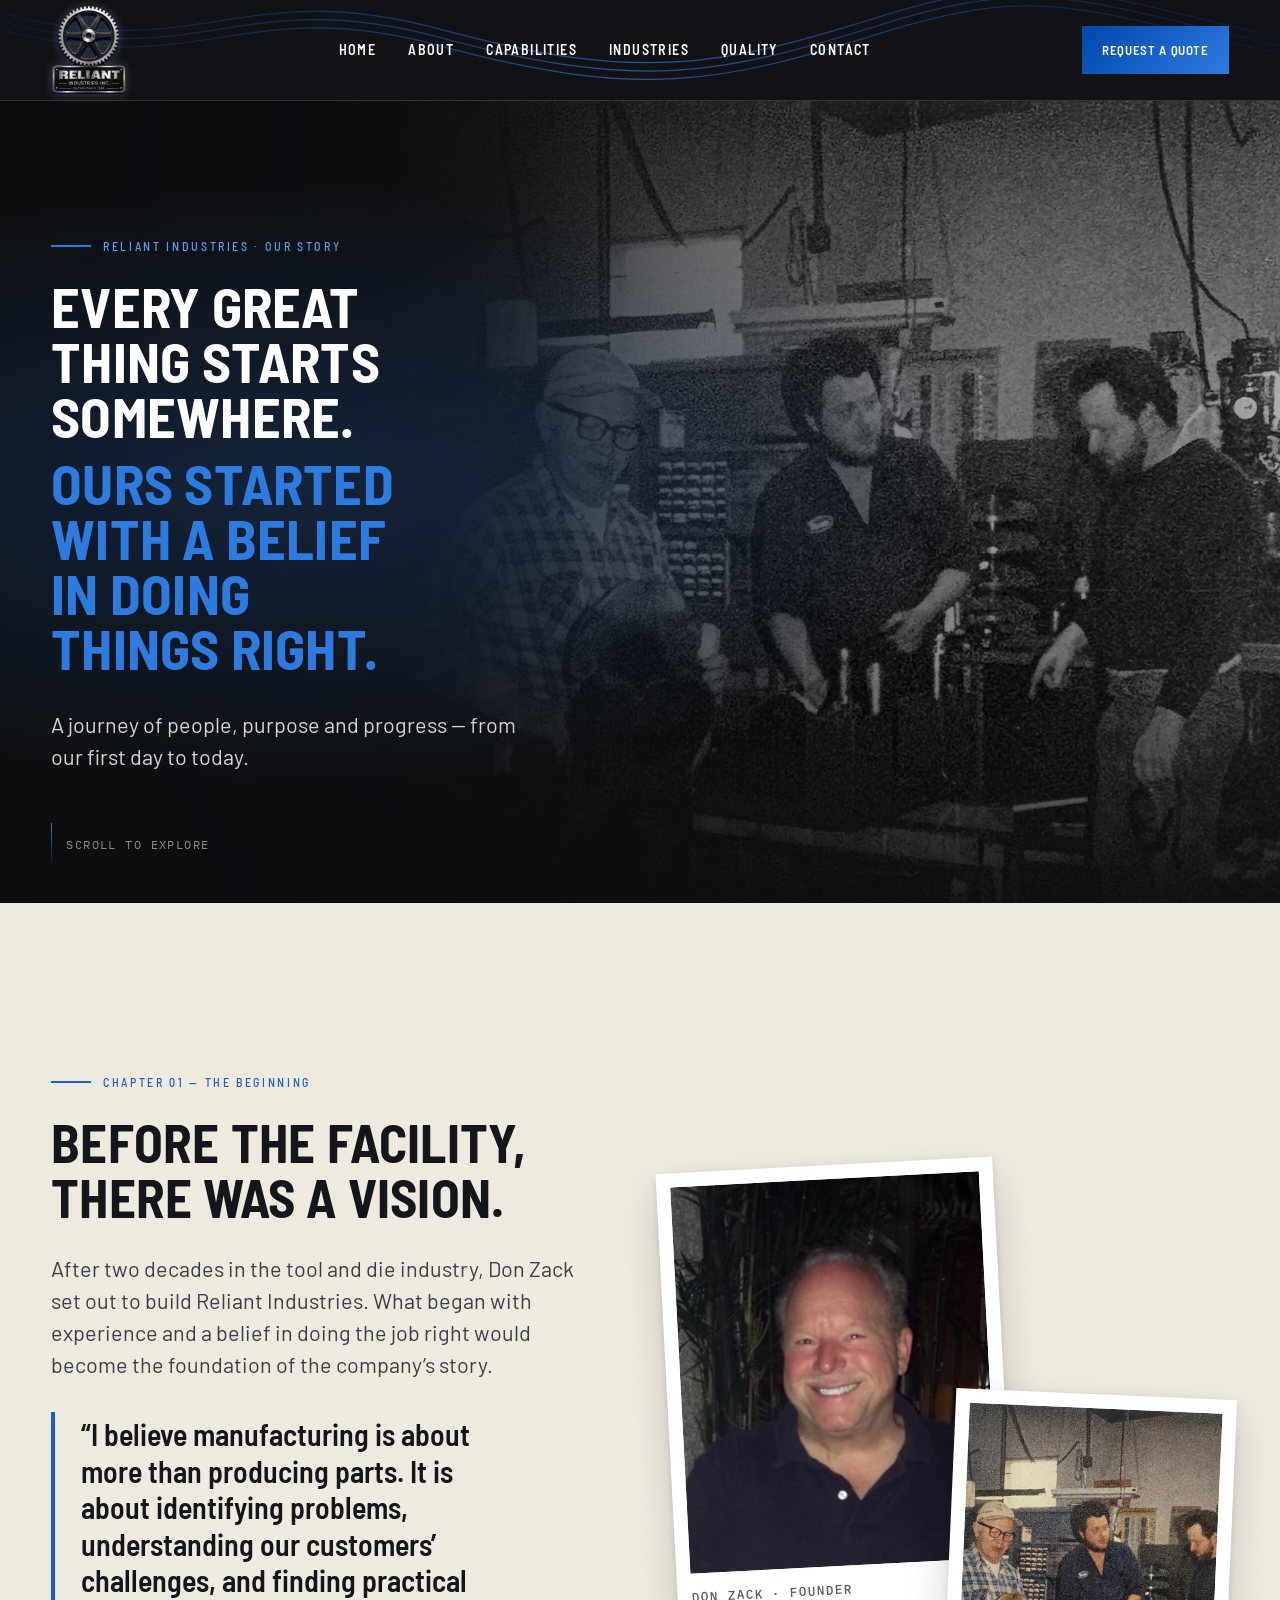
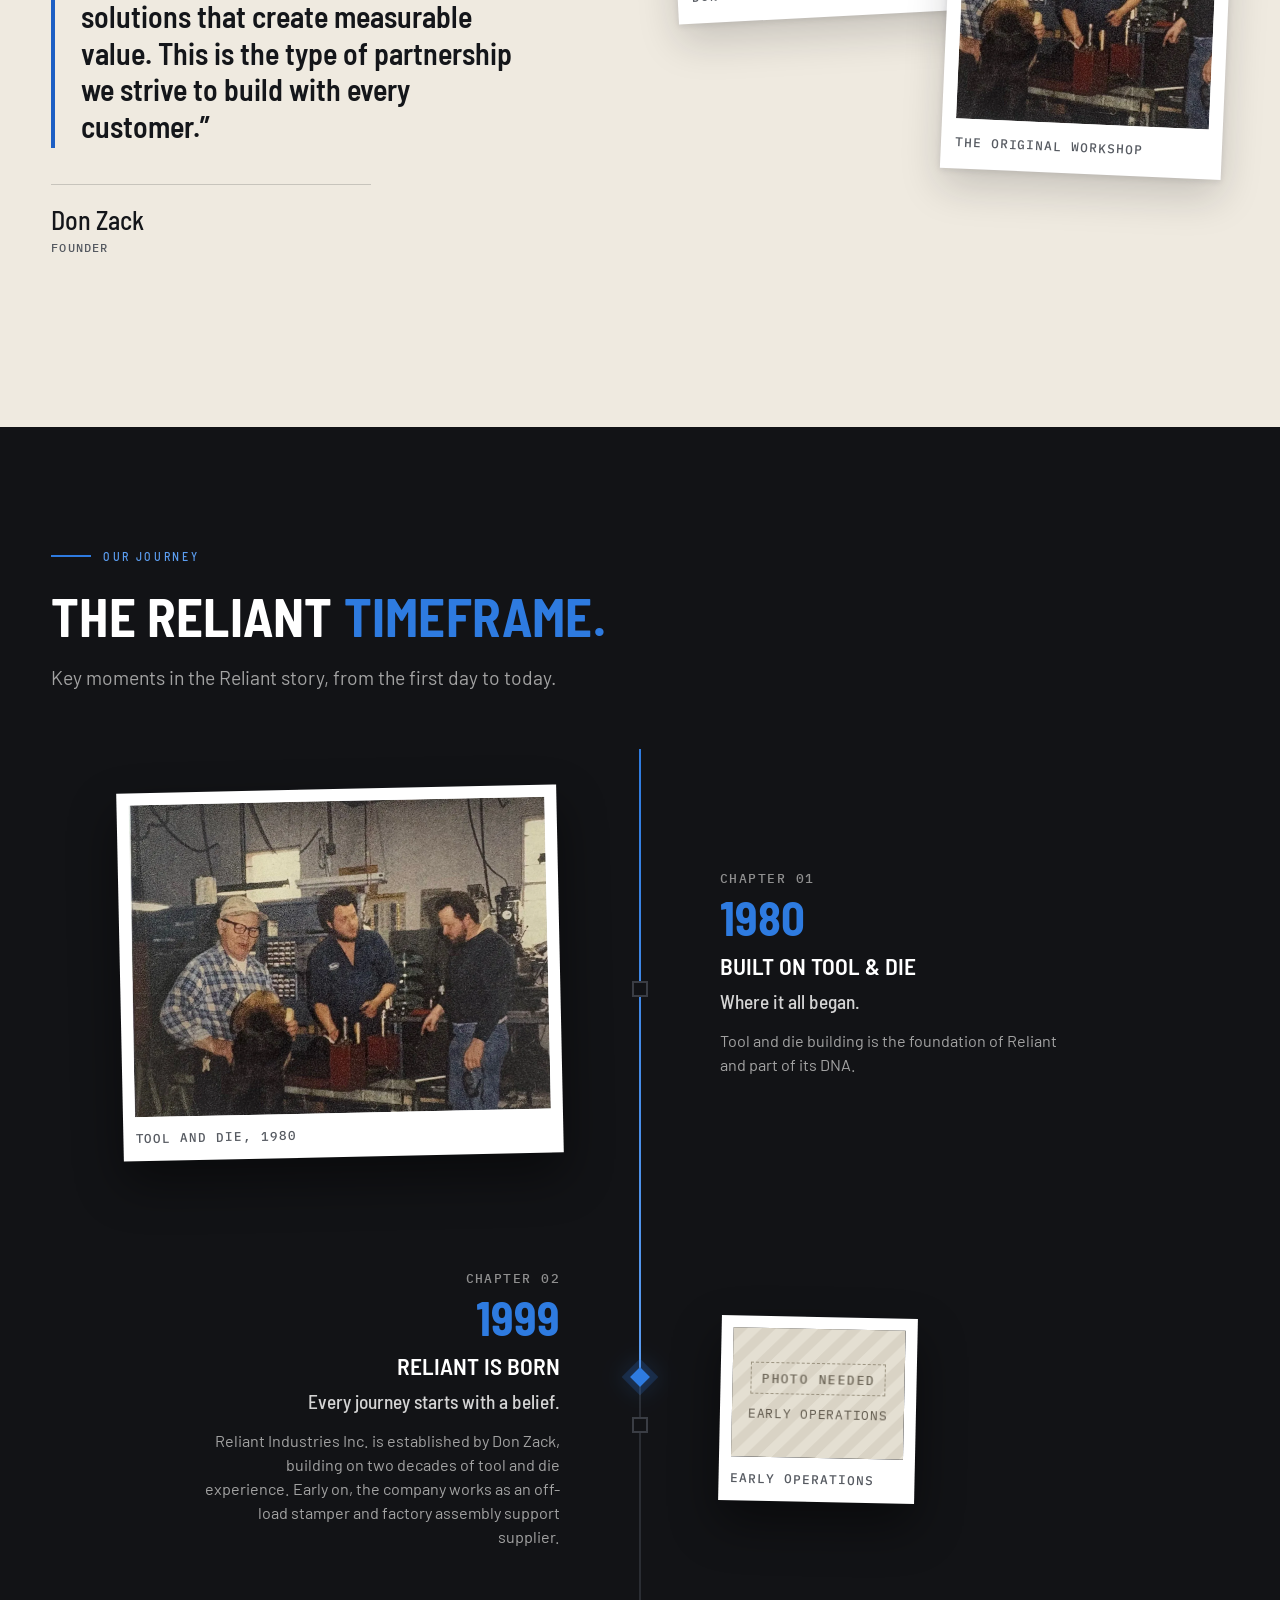
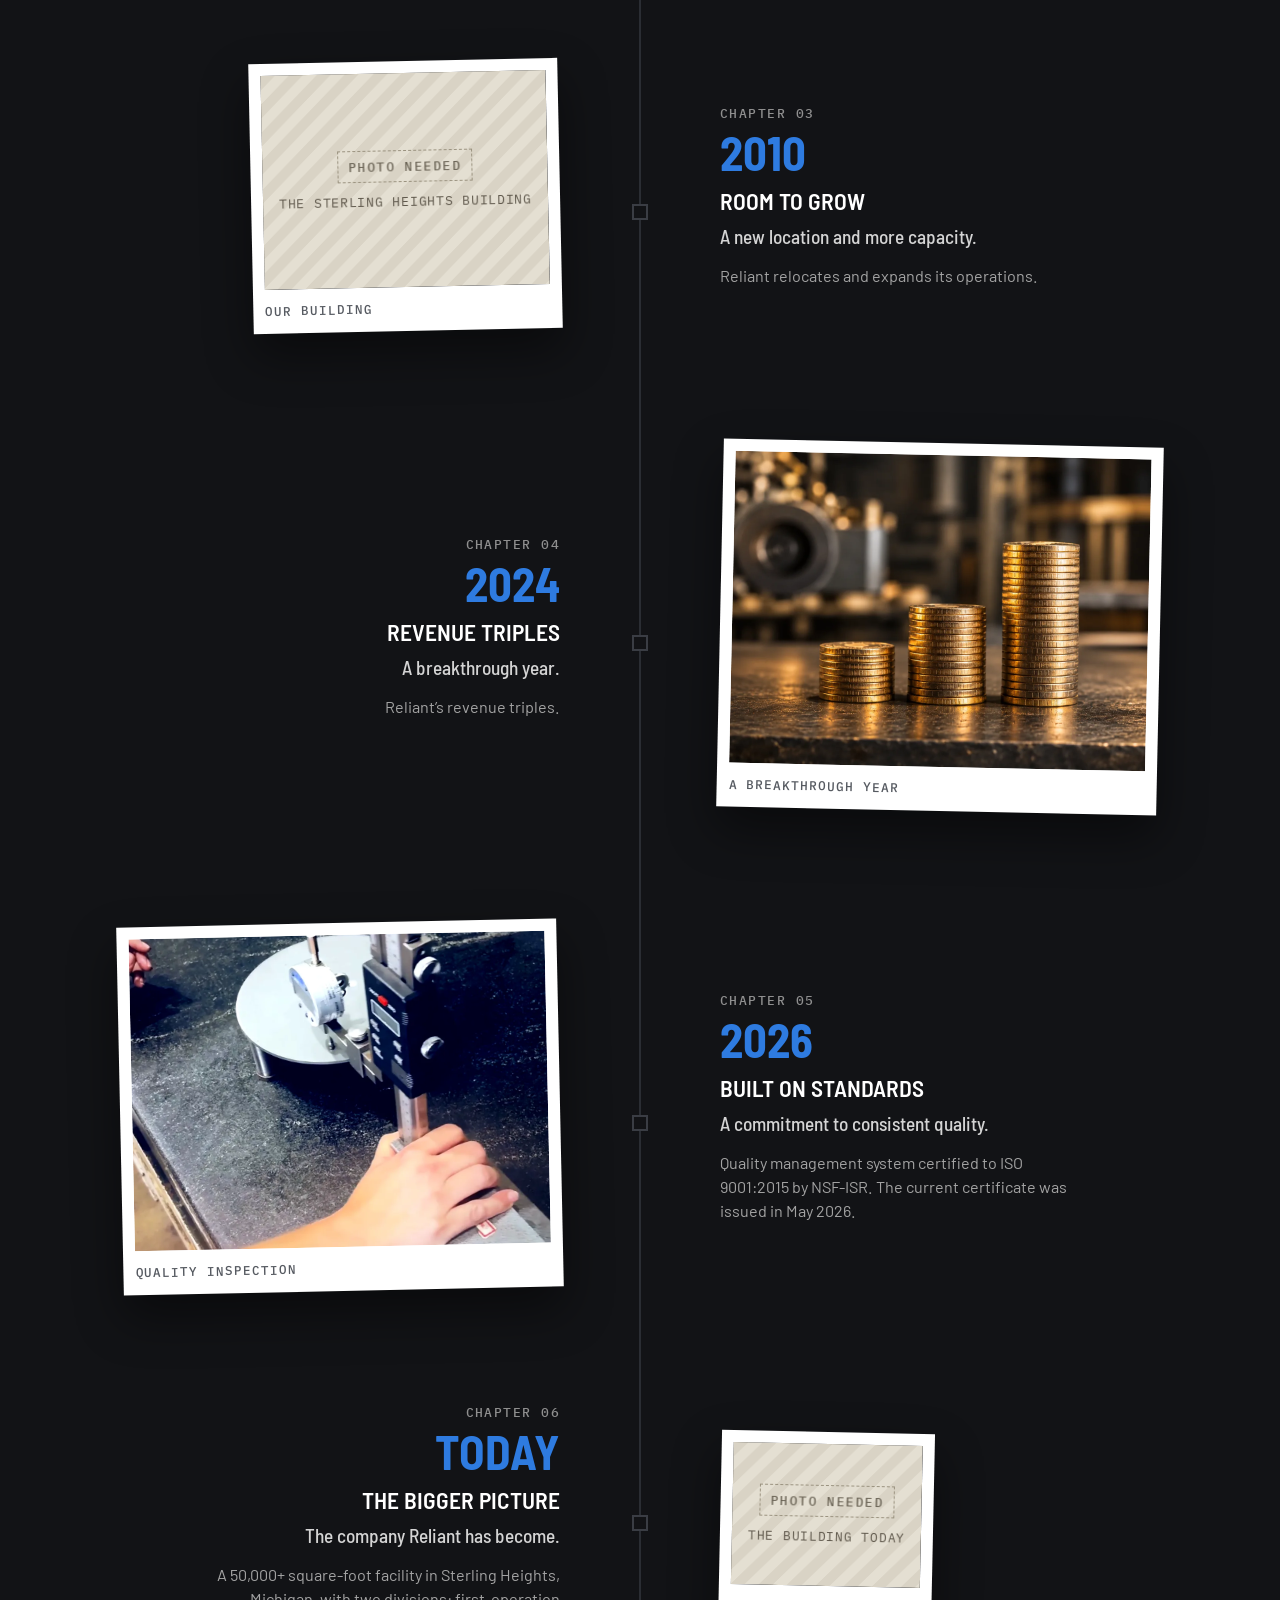
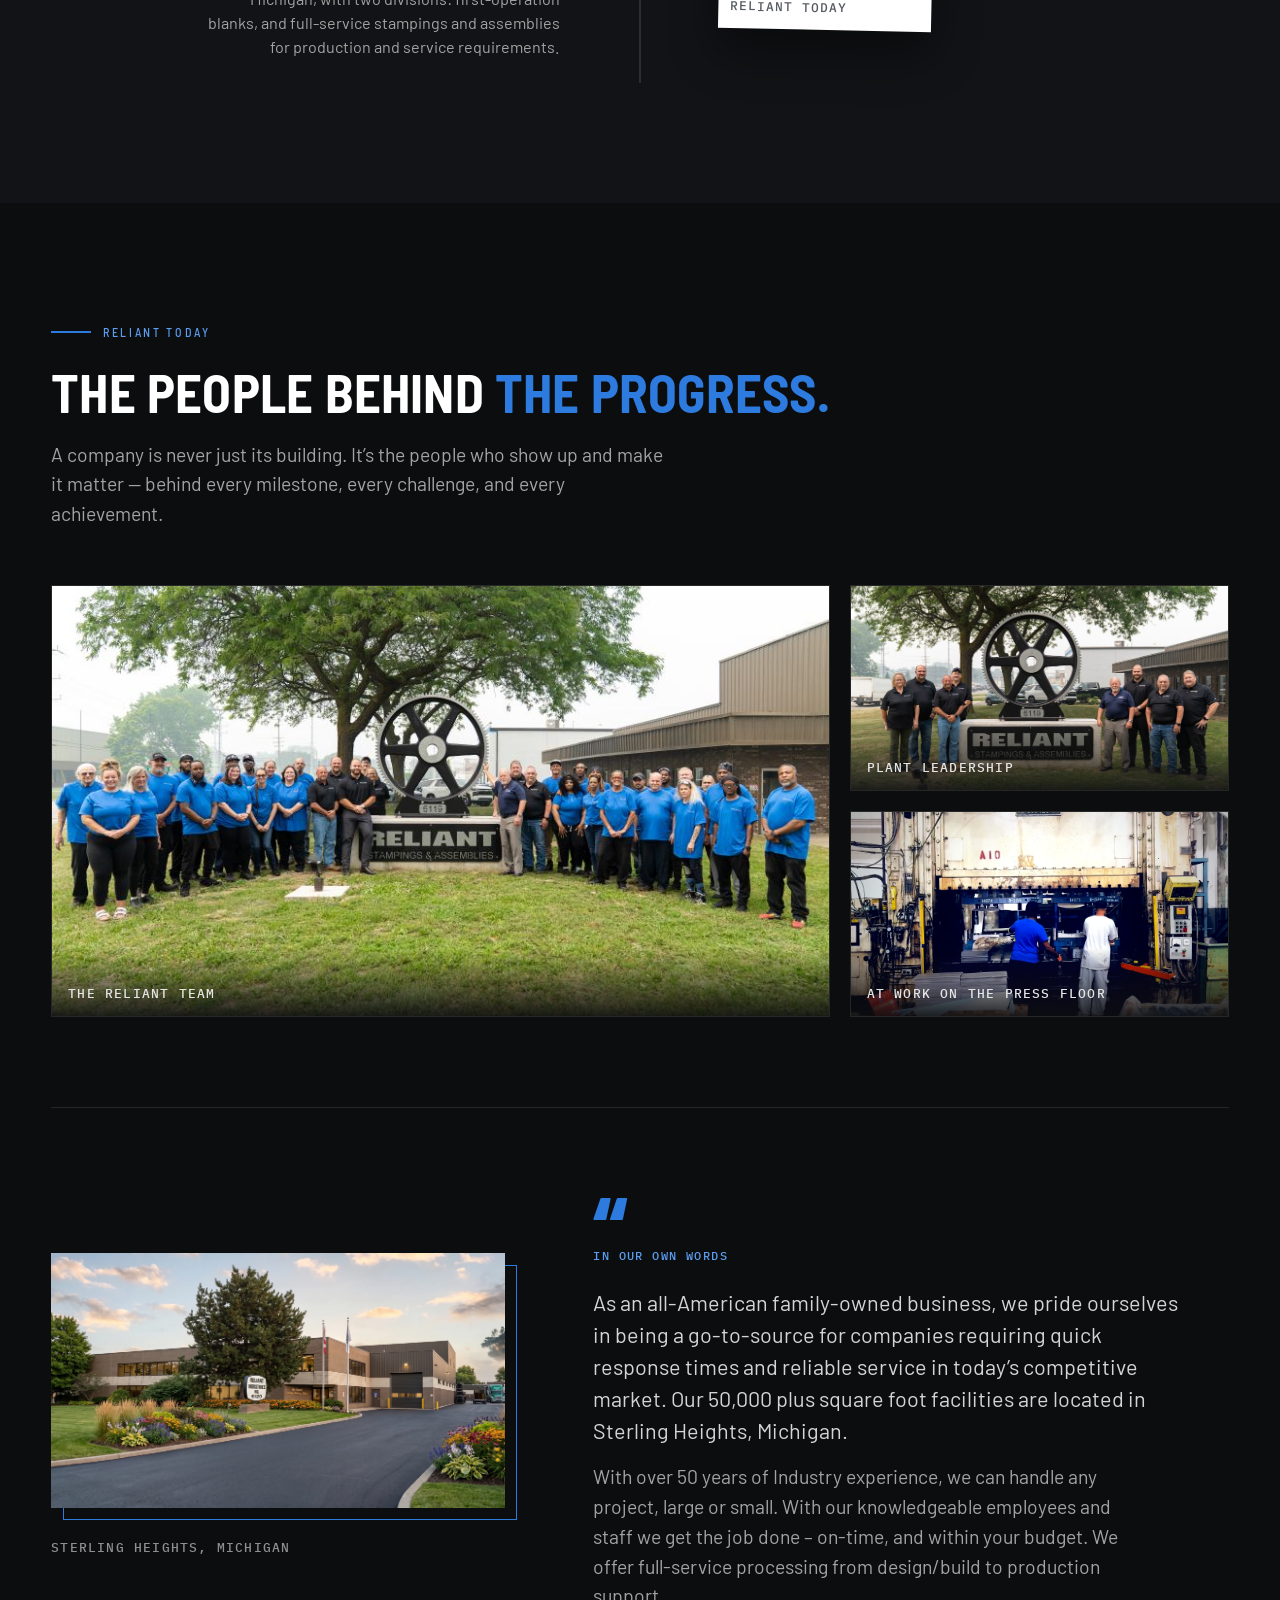
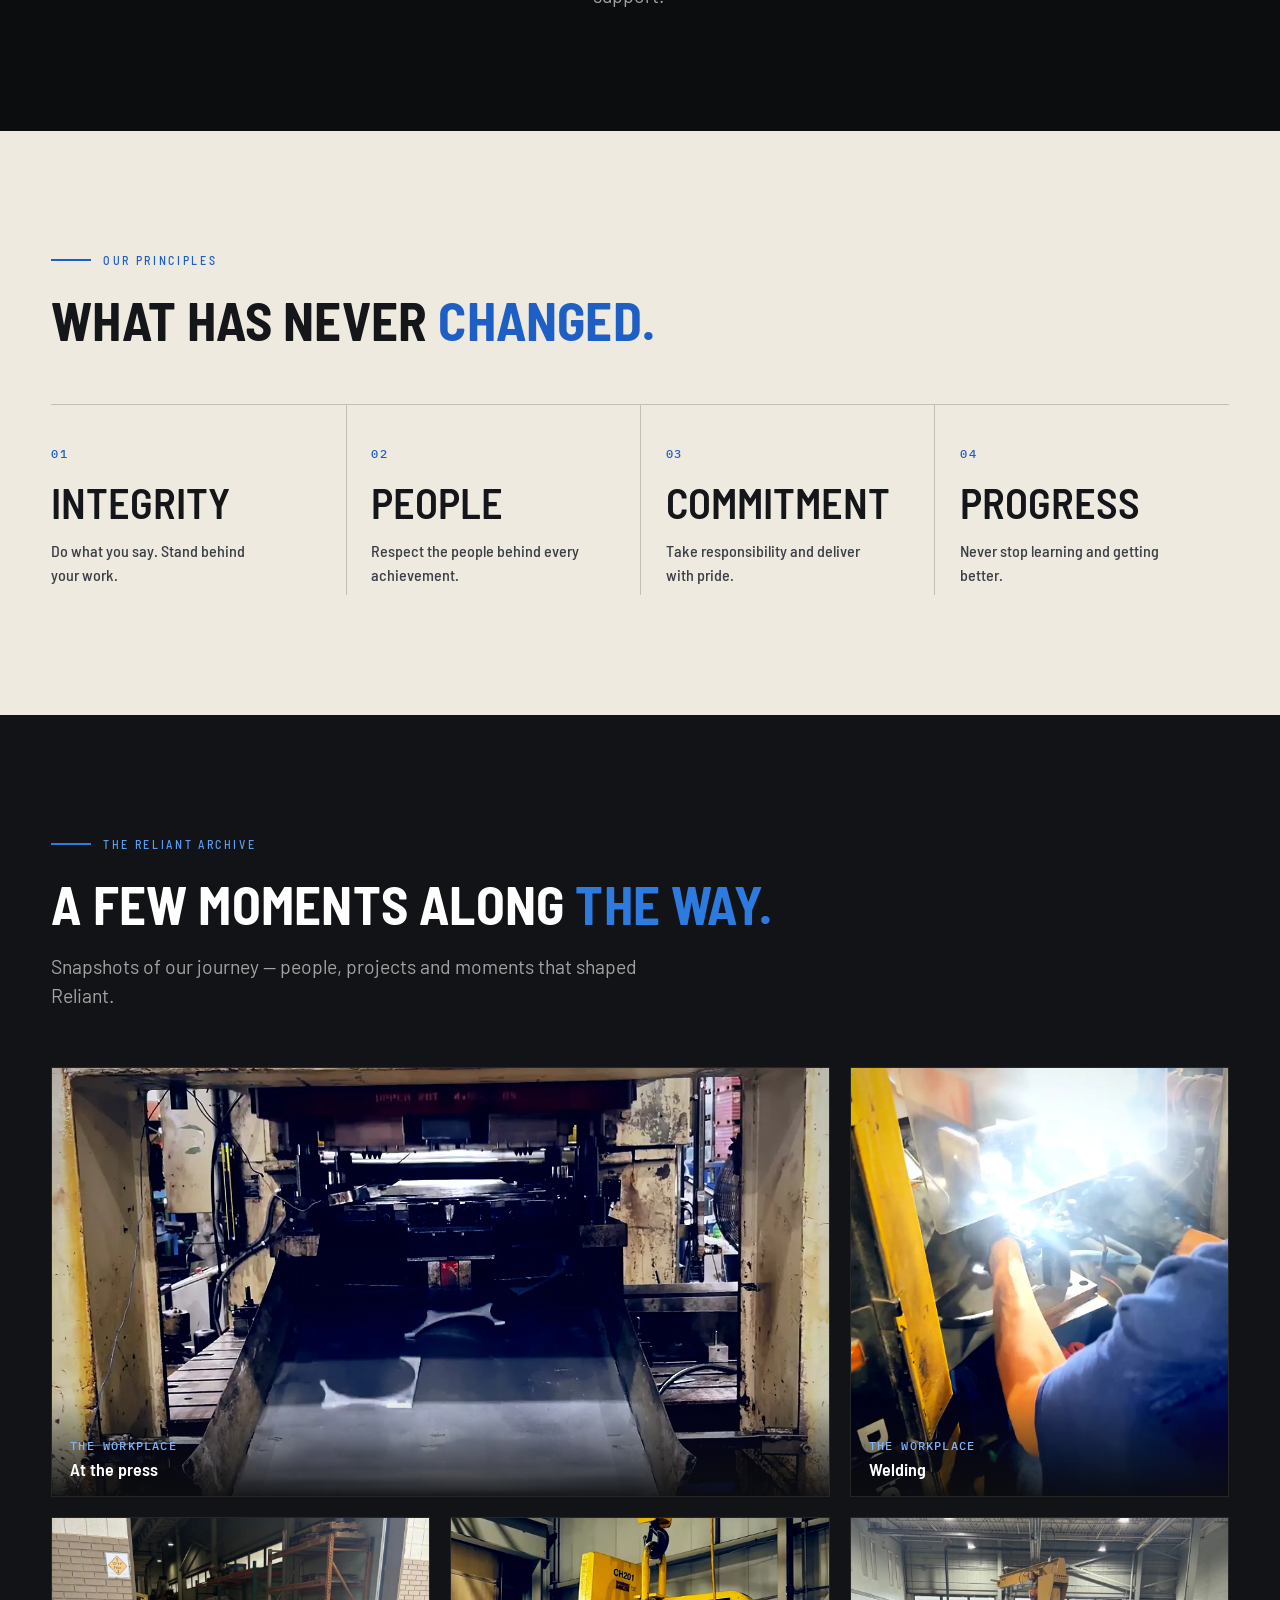
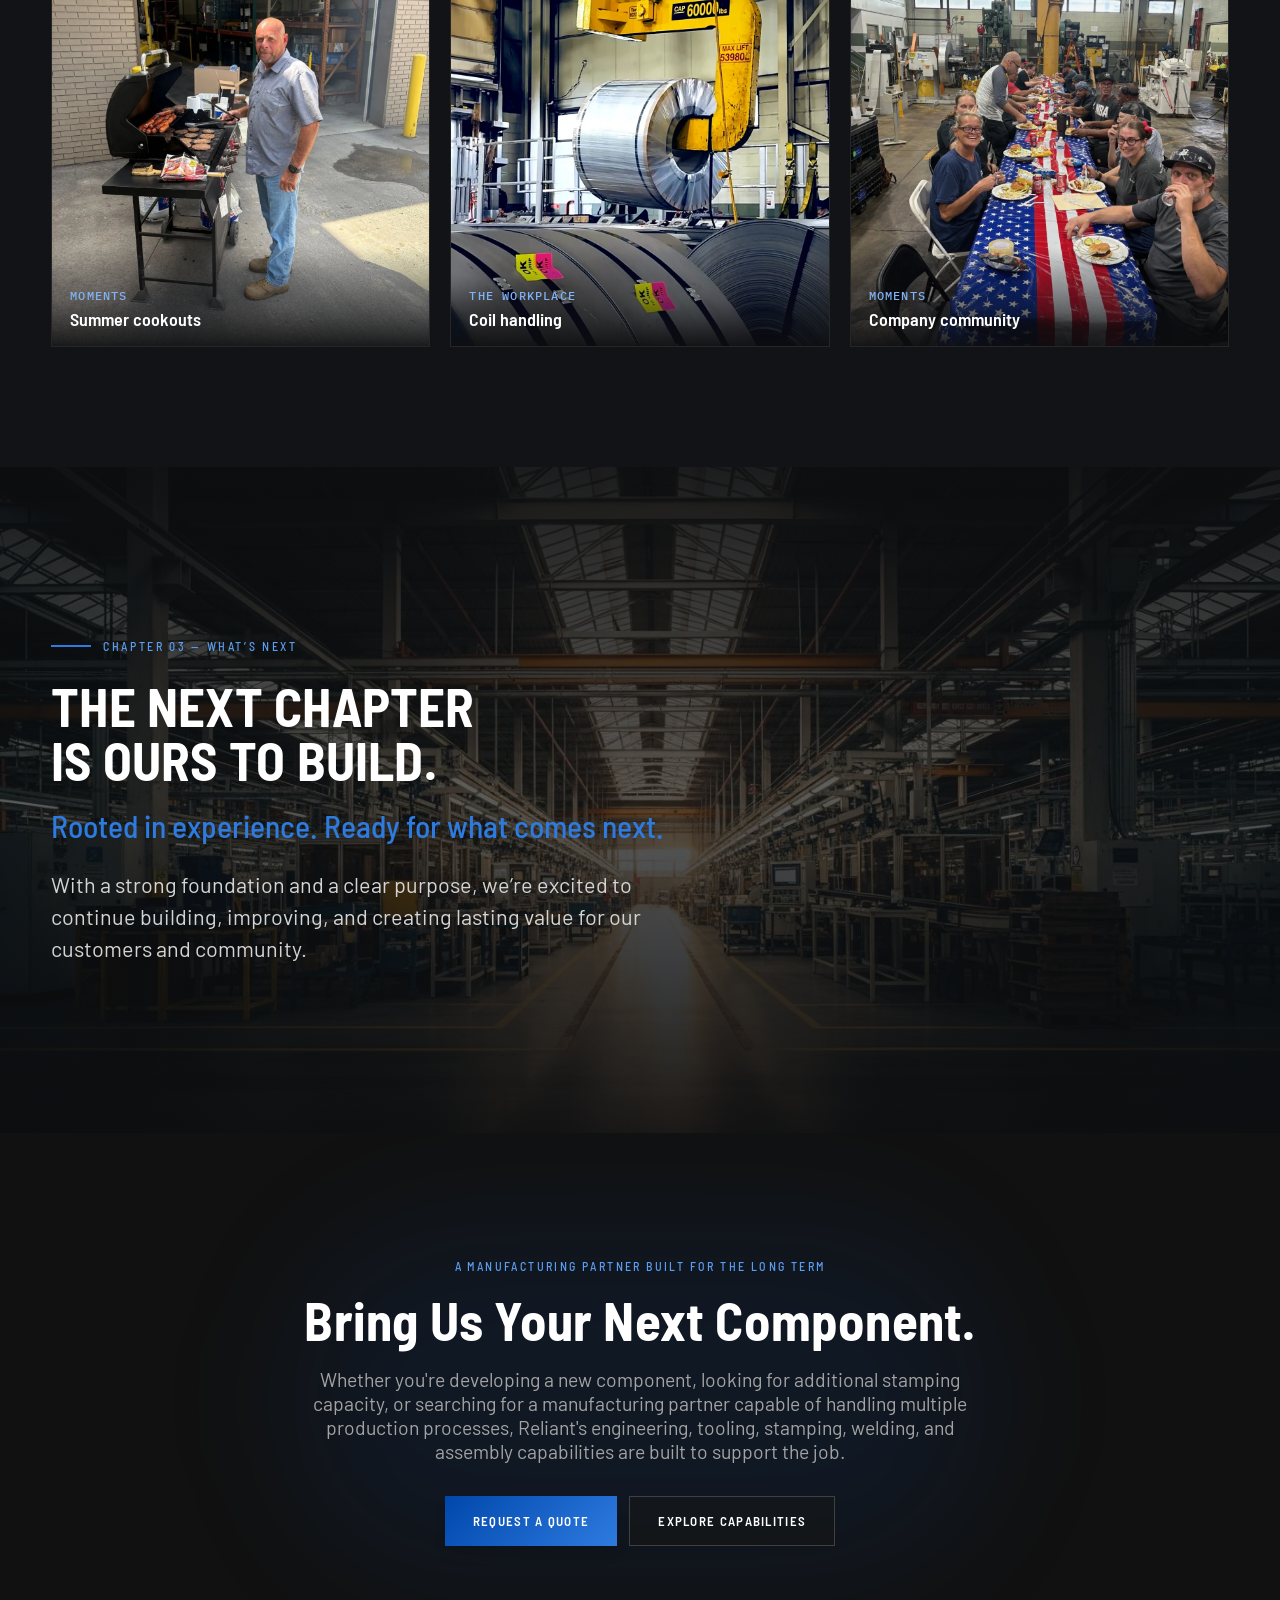
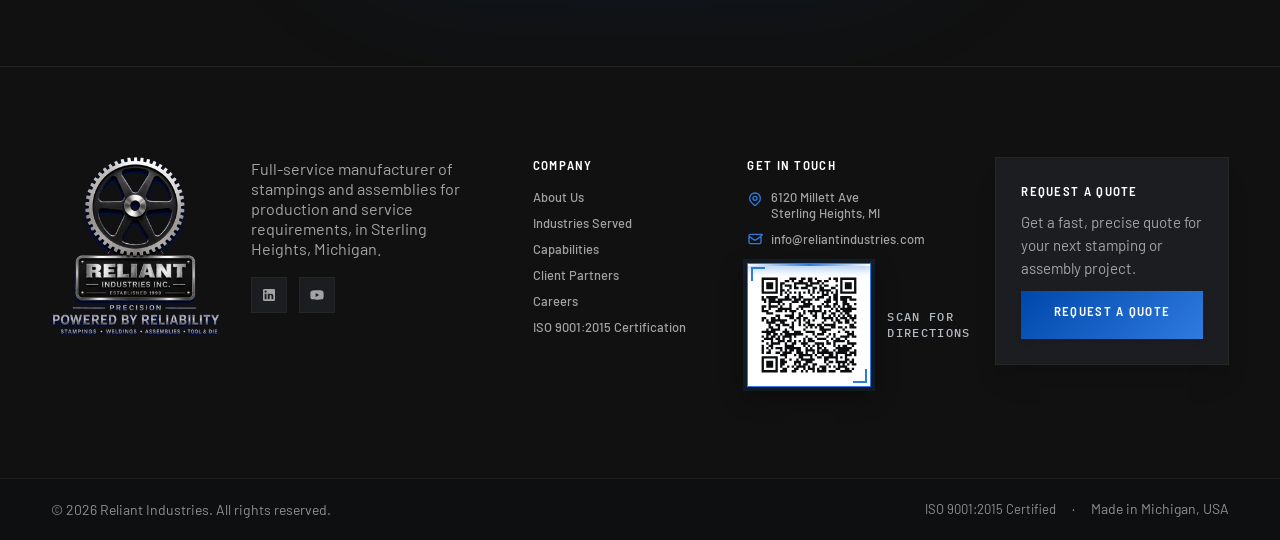
<file: pages/about.html>
<!DOCTYPE html>
<html lang="en">
<head>
    <meta charset="UTF-8">
    <meta name="referrer" content="strict-origin-when-cross-origin">
    <meta name="viewport" content="width=device-width, initial-scale=1.0">
    <!-- SEO:start -->
    <title>About Reliant Industries | Sterling Heights, MI Stamping</title>
    <meta name="description" content="The story of Reliant Industries, a family-owned metal stamping manufacturer in Sterling Heights, Michigan, founded by Don Zack after 20 years in tool and die.">
    <meta name="robots" content="noindex, nofollow">
    <link rel="canonical" href="https://www.reliantindustries.com/pages/about.html">
    <meta property="og:type" content="website">
    <meta property="og:site_name" content="Reliant Industries">
    <meta property="og:locale" content="en_US">
    <meta property="og:title" content="About Reliant Industries | Sterling Heights, MI Stamping">
    <meta property="og:description" content="The story of Reliant Industries, a family-owned metal stamping manufacturer in Sterling Heights, Michigan, founded by Don Zack after 20 years in tool and die.">
    <meta property="og:url" content="https://www.reliantindustries.com/pages/about.html">
    <meta property="og:image" content="https://www.reliantindustries.com/assets/images/og/og-reliant.jpg">
    <meta property="og:image:width" content="1200">
    <meta property="og:image:height" content="630">
    <meta property="og:image:alt" content="Operators at a stamping press at Reliant Industries in Sterling Heights, Michigan">
    <meta name="twitter:card" content="summary_large_image">
    <meta name="twitter:title" content="About Reliant Industries | Sterling Heights, MI Stamping">
    <meta name="twitter:description" content="The story of Reliant Industries, a family-owned metal stamping manufacturer in Sterling Heights, Michigan, founded by Don Zack after 20 years in tool and die.">
    <meta name="twitter:image" content="https://www.reliantindustries.com/assets/images/og/og-reliant.jpg">
    <!-- SEO:end -->
    <!-- Favicon -->
    <link rel="icon" href="../favicon.ico" sizes="any">
    <link rel="icon" type="image/png" sizes="32x32" href="../assets/favicon/favicon-32x32.png">
    <link rel="icon" type="image/png" sizes="16x16" href="../assets/favicon/favicon-16x16.png">
    <link rel="apple-touch-icon" sizes="180x180" href="../assets/favicon/apple-touch-icon.png">
    <link rel="manifest" href="../assets/favicon/site.webmanifest">
    <meta name="theme-color" content="#111214">

    <!-- Tailwind CSS (via CDN) -->

    <!-- Google Fonts -->
    <link rel="preload" href="../assets/fonts/barlow-400.woff2" as="font" type="font/woff2" crossorigin>
    <link rel="preload" href="../assets/fonts/barlow-semi-condensed-700.woff2" as="font" type="font/woff2" crossorigin>
    <link rel="stylesheet" href="../assets/css/site.min.css?v=20261129">
    <!-- External Custom CSS -->
    <script src="../assets/js/ab-js.js?v=20261102b"></script>
    <link rel="stylesheet" href="../assets/css/tailwind.css?v=20261102b">
    <!-- SEO-LD:start -->
    <script type="application/ld+json">{"@context":"https://schema.org","@graph":[{"@type":"LocalBusiness","@id":"https://www.reliantindustries.com/#organization","name":"Reliant Industries Inc.","foundingDate":"1999","alternateName":"Reliant Industries","url":"https://www.reliantindustries.com/","logo":"https://www.reliantindustries.com/assets/images/logo/reliant-logo-compact.webp","image":["https://www.reliantindustries.com/assets/images/og/og-reliant.jpg"],"description":"Family-owned metal stamping manufacturer in Sterling Heights, Michigan, providing blanking, tooling, welding and assembly.","slogan":"Powered by Reliability","telephone":"+1-586-275-0479","email":"sales@reliantindustries.com","address":{"@type":"PostalAddress","streetAddress":"6120 Millett Ave","addressLocality":"Sterling Heights","addressRegion":"MI","postalCode":"48312","addressCountry":"US"},"hasMap":"https://www.google.com/maps/search/?api=1&query=6120+Millett+Ave%2C+Sterling+Heights%2C+MI+48312","founder":{"@type":"Person","name":"Don Zack"},"knowsAbout":["Metal stamping","Blanking","Tool and die","Welding","Assembly"],"sameAs":["https://www.linkedin.com/in/reliant-industries-4bbb571b7/","https://www.youtube.com/@reliantindustries277"],"contactPoint":[{"@type":"ContactPoint","contactType":"sales","telephone":"+1-586-275-0479","email":"sales@reliantindustries.com","areaServed":"US","availableLanguage":"English"}]},{"@type":"AboutPage","@id":"https://www.reliantindustries.com/pages/about.html#webpage","url":"https://www.reliantindustries.com/pages/about.html","name":"About Reliant Industries | Sterling Heights, MI Stamping","description":"The story of Reliant Industries, a family-owned metal stamping manufacturer in Sterling Heights, Michigan, founded by Don Zack after 20 years in tool and die.","inLanguage":"en-US","isPartOf":{"@id":"https://www.reliantindustries.com/#website"},"about":{"@id":"https://www.reliantindustries.com/#organization"},"primaryImageOfPage":{"@type":"ImageObject","url":"https://www.reliantindustries.com/assets/images/og/og-reliant.jpg"},"breadcrumb":{"@id":"https://www.reliantindustries.com/pages/about.html#breadcrumb"}},{"@type":"BreadcrumbList","@id":"https://www.reliantindustries.com/pages/about.html#breadcrumb","itemListElement":[{"@type":"ListItem","position":1,"name":"Home","item":"https://www.reliantindustries.com/"},{"@type":"ListItem","position":2,"name":"About","item":"https://www.reliantindustries.com/pages/about.html"}]}]}</script>
    <!-- SEO-LD:end -->
</head>
<body>

<header class="header-nav">
    <div class="header-wave-background">
        <svg viewBox="0 0 1600 120" preserveAspectRatio="none">
            <defs>
                <linearGradient id="waveBlueHeader" x1="0" y1="0" x2="1" y2="0">
                    <stop offset="0%" stop-color="#0047AB" stop-opacity=".25"/>
                    <stop offset="50%" stop-color="#2E7BE0" stop-opacity=".95"/>
                    <stop offset="100%" stop-color="#0047AB" stop-opacity=".25"/>
                </linearGradient>
            </defs>
            <g fill="none" stroke="url(#waveBlueHeader)" stroke-width="1.5">
                <path d="M0 15 C250 80 300 -30 550 35 S900 80 1100 20 S1350 -10 1600 45"/>
                <path d="M0 25 C250 90 300 -20 550 45 S900 90 1100 30 S1350 0 1600 55"/>
                <path d="M0 35 C250 100 300 -10 550 55 S900 100 1100 40 S1350 10 1600 65"/>
            </g>
        </svg>
    </div>

    <div class="max-w-7xl mx-auto brand-bar flex items-center justify-between relative z-10 sp-container">
      <!-- Brand Logo -->
      <a href="../index.html" class="brand-logo" aria-label="Reliant Industries Inc., home">
        <img src="../assets/images/logo/reliant-logo-nav.webp" alt="Reliant Industries Inc." width="206" height="238">
      </a>

      <nav class="hidden md:flex space-x-6 lg:space-x-8 text-xs font-bold uppercase tracking-wider text-neutral-300">
        <a href="../index.html" class="nav-link-underline text-white font-bold uppercase tracking-wider">Home</a>
        <a href="about.html" class="nav-link-underline text-white font-bold uppercase tracking-wider">About</a>
        <a href="capabilities.html" class="nav-link-underline text-white font-bold uppercase tracking-wider">Capabilities</a>
        <a href="industries.html" class="nav-link-underline text-white font-bold uppercase tracking-wider">Industries</a>
        <a href="quality.html" class="nav-link-underline text-white font-bold uppercase tracking-wider">Quality</a>
        <a href="contact.html" class="nav-link-underline text-white font-bold uppercase tracking-wider">Contact</a>
      </nav>

      <div class="flex items-center gap-2">
        <a href="../index.html#rfq" class="hidden sm:inline-flex cobalt-btn text-white text-xs font-bold uppercase tracking-wider px-4 py-2.5 md:px-5 shadow whitespace-nowrap">
          Request a quote
        </a>

        <!-- Mobile Menu Button -->
        <button id="mobileMenuBtn" class="md:hidden text-white p-2 focus:outline-none focus:ring-2 focus:ring-[#2E7BE0]" aria-label="Toggle Navigation Menu" aria-expanded="false" aria-controls="mobileMenu">
          <svg id="hamburgerIcon" class="w-7 h-7" fill="none" stroke="currentColor" viewBox="0 0 24 24">
            <path stroke-linecap="round" stroke-linejoin="round" stroke-width="2" d="M4 6h16M4 12h16M4 18h16"></path>
          </svg>
          <svg id="closeIcon" class="w-7 h-7 hidden" fill="none" stroke="currentColor" viewBox="0 0 24 24">
            <path stroke-linecap="round" stroke-linejoin="round" stroke-width="2" d="M6 18L18 6M6 6l12 12"></path>
          </svg>
        </button>
      </div>
    </div>

    <!-- Mobile Dropdown Navigation Menu -->
    <nav id="mobileMenu" class="hidden md:hidden relative z-10 bg-[#111214] border-t border-neutral-800 px-6 py-5 space-y-1 text-sm font-bold uppercase tracking-wider text-neutral-300" aria-label="Mobile Navigation">
        <a href="../index.html" class="block hover:text-white transition py-2.5 border-b border-neutral-800">Home</a>
        <a href="about.html" class="block hover:text-white transition py-2.5 border-b border-neutral-800">About</a>
        <a href="capabilities.html" class="block hover:text-white transition py-2.5 border-b border-neutral-800">Capabilities</a>
        <a href="industries.html" class="block hover:text-white transition py-2.5 border-b border-neutral-800">Industries</a>
        <a href="quality.html" class="block hover:text-white transition py-2.5 border-b border-neutral-800">Quality</a>
        <a href="contact.html" class="block hover:text-white transition py-2.5">Contact</a>
        <div class="pt-4">
          <a href="../index.html#rfq" class="block w-full text-center cobalt-btn text-white text-xs font-bold uppercase tracking-widest py-3 shadow">
            Request a quote
          </a>
        </div>
    </nav>
</header>
<main id="main">

<!-- =========================================================
     01  HERO — OUR STORY
========================================================= -->
<section class="ab-hero" id="story">
    <!-- HERO PHOTO: archive photograph of the original workshop (temporary until more historic photos arrive).
         The .historic class turns it black & white and the dark overlay keeps the headline readable. -->
    <div class="ab-hero-media historic">
        <img class="ab-hero-photo" src="../assets/images/about/old-workshop.webp" alt="Archive photograph of the original Reliant workshop: three men gathered around a workbench of tooling" width="1280" height="1010" fetchpriority="high">
    </div>
    <div class="sp-container ab-hero-inner">
        <div class="ab-eyebrow"><i></i><span>Reliant Industries &middot; Our Story</span></div>
        <h1>
            <span class="l1">Every great thing starts somewhere.</span>
            <span class="l2">Ours started with a belief in doing things right.</span>
        </h1>
        <p class="lead sp-lead">A journey of people, purpose and progress &mdash; from our first day to today.</p>
    </div>
    <a class="ab-scroll" href="#beginning" aria-label="Scroll to the next section"><i></i>Scroll to explore</a>
</section>

<!-- =========================================================
     02  THE BEGINNING — FOUNDER
     COPY NEEDS DON ZACK'S APPROVAL BEFORE LAUNCH.
     The original-workshop photo is a temporary archive photograph (also used in the hero and the timeframe); replace when more photos arrive.
     No signature is shown on purpose (only use an authentic one).
========================================================= -->
<section class="ab-founder" id="beginning">
    <div class="sp-container">
        <div class="ab-founder-grid">
            <div class="reveal">
                <div class="ab-eyebrow"><i></i><span>Chapter 01 &mdash; The Beginning</span></div>
                <h2>Before the facility, there was a vision.</h2>
                <p class="sp-lead">After two decades in the tool and die industry, Don Zack set out to build Reliant Industries. What began with experience and a belief in doing the job right would become the foundation of the company&rsquo;s story.</p>
                <!-- PULL QUOTE: Don Zack's words, supplied by Brad (client) on 2026-11-25. Confirm Don approves before launch. -->
                <blockquote class="ab-quote">
                    <p>&ldquo;I believe manufacturing is about more than producing parts. It is about identifying problems, understanding our customers&rsquo; challenges, and finding practical solutions that create measurable value. This is the type of partnership we strive to build with every customer.&rdquo;</p>
                </blockquote>
                <div class="ab-name"><strong>Don Zack</strong><span>Founder</span></div>
            </div>
            <div class="ab-prints reveal" style="--d:.15s">
                <figure class="ab-print a">
                    <div class="shot"><img src="../assets/images/about/don-zack.webp" alt="Don Zack, founder of Reliant Industries" loading="lazy" width="436" height="436"></div>
                    <figcaption>Don Zack &middot; Founder</figcaption>
                </figure>
                <figure class="ab-print b">
                    <div class="shot"><img src="../assets/images/about/old-workshop.webp" alt="Archive photograph of the original Reliant workshop: three men gathered around a workbench of tooling" loading="lazy" width="1280" height="1010"></div>
                    <figcaption>The original workshop</figcaption>
                </figure>
            </div>
        </div>
    </div>
</section>

<!-- =========================================================
     03  THE RELIANT TIMEFRAME — verified milestones only. A blue line draws as you scroll
     and each photo "develops" as it comes into view (see about.js / about.css).
     Sources: 1980 photo + 1980 / 1999 / 2010 / 2024 milestones = Brad (client), 2026-11-25; divisions + facility = reliantindustries.com;
     ISO 9001:2015 = NSF-ISR certificate C0902220-IS2 (issued 4 May 2026). Do not add events that cannot be verified.
     CONFIRM WITH BRAD: "revenue tripled" in 2024 - compared with what period? Keep the wording as "triples" until he says.
     Photos still needed: early operations (1999), the building (2010; use the photo on the current website, also for "today").
========================================================= -->
<section class="ab-journey" id="journey">
    <div class="sp-container">
        <div class="ab-head reveal">
            <div class="ab-eyebrow"><i></i><span>Our Journey</span></div>
            <h2>The Reliant <span class="b">timeframe.</span></h2>
            <p>Key moments in the Reliant story, from the first day to today.</p>
        </div>
        <div class="ab-tl2-wrap" id="abTl">
            <div class="ab-tl2-line" aria-hidden="true"><i class="fill"></i><i class="pointer"></i></div>
            <ol class="ab-tl2" aria-label="Reliant milestones">
            <li class="ab-step reveal">
                <span class="ab-step-dot" aria-hidden="true"></span>
                <div class="ab-step-photo">
                    <figure class="ab-polaroid"><div class="shot"><img src="../assets/images/about/old-workshop.webp" alt="Archive photograph from 1980: three men gathered around a workbench of tooling" loading="lazy" width="1280" height="1010"></div><figcaption>Tool and die, 1980</figcaption></figure>
                </div>
                <div class="ab-step-text">
                    <span class="chapter">Chapter 01</span>
                    <span class="date">1980</span>
                    <h3>Built on Tool &amp; Die</h3>
                    <p class="tag">Where it all began.</p>
                    <p class="desc">Tool and die building is the foundation of Reliant and part of its DNA.</p>
                </div>
            </li>
            <li class="ab-step reveal">
                <span class="ab-step-dot" aria-hidden="true"></span>
                <div class="ab-step-photo">
                    <figure class="ab-polaroid"><div class="shot"><div class="ab-ph" role="img" aria-label="Photo needed: Early operations"><b>Photo needed</b><small>Early operations</small></div></div><figcaption>Early operations</figcaption></figure>
                </div>
                <div class="ab-step-text">
                    <span class="chapter">Chapter 02</span>
                    <span class="date">1999</span>
                    <h3>Reliant Is Born</h3>
                    <p class="tag">Every journey starts with a belief.</p>
                    <p class="desc">Reliant Industries Inc. is established by Don Zack, building on two decades of tool and die experience. Early on, the company works as an off-load stamper and factory assembly support supplier.</p>
                </div>
            </li>
            <li class="ab-step reveal">
                <span class="ab-step-dot" aria-hidden="true"></span>
                <div class="ab-step-photo">
                    <figure class="ab-polaroid"><div class="shot"><div class="ab-ph" role="img" aria-label="Photo needed: The Sterling Heights building"><b>Photo needed</b><small>The Sterling Heights building</small></div></div><figcaption>Our building</figcaption></figure>
                </div>
                <div class="ab-step-text">
                    <span class="chapter">Chapter 03</span>
                    <span class="date">2010</span>
                    <h3>Room to Grow</h3>
                    <p class="tag">A new location and more capacity.</p>
                    <p class="desc">Reliant relocates and expands its operations.</p>
                </div>
            </li>
            <li class="ab-step reveal">
                <span class="ab-step-dot" aria-hidden="true"></span>
                <div class="ab-step-photo">
                    <figure class="ab-polaroid"><div class="shot"><img src="../assets/images/about/revenue-growth.webp" width="1200" height="900" alt="Three stacks of gold coins rising in height in front of a blurred stamping press" loading="lazy"></div><figcaption>A breakthrough year</figcaption></figure>
                </div>
                <div class="ab-step-text">
                    <span class="chapter">Chapter 04</span>
                    <span class="date">2024</span>
                    <h3>Revenue Triples</h3>
                    <p class="tag">A breakthrough year.</p>
                    <p class="desc">Reliant&rsquo;s revenue triples.</p>
                </div>
            </li>
            <li class="ab-step reveal">
                <span class="ab-step-dot" aria-hidden="true"></span>
                <div class="ab-step-photo">
                    <figure class="ab-polaroid"><div class="shot"><img src="../assets/images/about/quality-gauge.webp" alt="A height gauge measuring a stamped part on a surface plate" loading="lazy"></div><figcaption>Quality inspection</figcaption></figure>
                </div>
                <div class="ab-step-text">
                    <span class="chapter">Chapter 05</span>
                    <span class="date">2026</span>
                    <h3>Built on Standards</h3>
                    <p class="tag">A commitment to consistent quality.</p>
                    <p class="desc">Quality management system certified to ISO 9001:2015 by NSF-ISR. The current certificate was issued in May 2026.</p>
                </div>
            </li>
            <li class="ab-step reveal">
                <span class="ab-step-dot" aria-hidden="true"></span>
                <div class="ab-step-photo">
                    <figure class="ab-polaroid"><div class="shot"><div class="ab-ph" role="img" aria-label="Photo needed: The building today"><b>Photo needed</b><small>The building today</small></div></div><figcaption>Reliant today</figcaption></figure>
                </div>
                <div class="ab-step-text">
                    <span class="chapter">Chapter 06</span>
                    <span class="date">Today</span>
                    <h3>The Bigger Picture</h3>
                    <p class="tag">The company Reliant has become.</p>
                    <p class="desc">A 50,000+ square-foot facility in Sterling Heights, Michigan, with two divisions: first-operation blanks, and full-service stampings and assemblies for production and service requirements.</p>
                </div>
            </li>
            </ol>
        </div>
    </div>
</section>

<!-- =========================================================
     04  RELIANT TODAY — THE PEOPLE BEHIND THE PROGRESS (people + place + the company's own words)
     TODO: replace the team photo (managers.webp, 800px wide) with the original high-resolution file.
     The quote at the bottom is Reliant's published About-page copy, kept verbatim.
     NOTE: "over 50 years of Industry experience" is the client's own wording; the company was established
     in 1999 — confirm what the 50 years refers to (likely combined team experience).
     TODO: confirm the campus photo is a real photograph of the Sterling Heights building.
========================================================= -->
<section class="ab-people2" id="people">
    <div class="sp-container">
        <div class="ab-head reveal">
            <div class="ab-eyebrow"><i></i><span>Reliant Today</span></div>
            <h2>The people behind <span class="b">the progress.</span></h2>
            <p>A company is never just its building. It&rsquo;s the people who show up and make it matter &mdash; behind every milestone, every challenge, and every achievement.</p>
        </div>

        <div class="ab-people2-grid">
            <figure class="ab-pic p-team reveal"><img src="../assets/images/team/managers.webp" alt="The Reliant team in front of the company sign" loading="lazy"><figcaption>The Reliant team</figcaption></figure>
            <figure class="ab-pic p-lead reveal" style="--d:.1s"><img src="../assets/images/team/team.webp" alt="Reliant plant leadership" loading="lazy"><figcaption>Plant leadership</figcaption></figure>
            <figure class="ab-pic p-work reveal" style="--d:.2s"><img src="../assets/images/about/floor-wide.webp" alt="Operators at work on the press floor" loading="lazy"><figcaption>At work on the press floor</figcaption></figure>
        </div>

        <div class="ab-own">
            <figure class="ab-own-photo reveal">
                <div class="ab-photo-wrap"><img src="../assets/images/about/campus.webp" alt="Reliant Industries campus in Sterling Heights, Michigan" loading="lazy" width="1920" height="1079"></div>
                <figcaption>Sterling Heights, Michigan</figcaption>
            </figure>
            <blockquote class="reveal" style="--d:.15s">
                <span class="mark" aria-hidden="true">&ldquo;</span>
                <span class="label">In our own words</span>
                <p class="sp-lead">As an all-American family-owned business, we pride ourselves in being a go-to-source for companies requiring quick response times and reliable service in today&rsquo;s competitive market. Our 50,000 plus square foot facilities are located in Sterling Heights, Michigan.</p>
                <p class="more">With over 50 years of Industry experience, we can handle any project, large or small. With our knowledgeable employees and staff we get the job done &ndash; on-time, and within your budget. We offer full-service processing from design/build to production support.</p>
            </blockquote>
        </div>
    </div>
</section>

<!-- =========================================================
     05  WHAT HAS NEVER CHANGED — PROPOSED VALUES; management must confirm these reflect Reliant's culture.
========================================================= -->
<section class="ab-values" id="values">
    <div class="sp-container">
        <div class="ab-head reveal">
            <div class="ab-eyebrow"><i></i><span>Our Principles</span></div>
            <h2>What has never <span class="b">changed.</span></h2>
        </div>
        <div class="ab-values-grid">
            <div class="ab-value reveal"><span class="n">01</span><h3>Integrity</h3><p>Do what you say. Stand behind your work.</p></div>
            <div class="ab-value reveal" style="--d:.08s"><span class="n">02</span><h3>People</h3><p>Respect the people behind every achievement.</p></div>
            <div class="ab-value reveal" style="--d:.16s"><span class="n">03</span><h3>Commitment</h3><p>Take responsibility and deliver with pride.</p></div>
            <div class="ab-value reveal" style="--d:.24s"><span class="n">04</span><h3>Progress</h3><p>Never stop learning and getting better.</p></div>
        </div>
    </div>
</section>

<!-- =========================================================
     06  THE RELIANT ARCHIVE — real photographs only; every image appears once on this page.
     Early-years photographs will be added here when supplied (no empty placeholder is published).
========================================================= -->
<section class="ab-archive" id="archive">
    <div class="sp-container">
        <div class="ab-head reveal">
            <div class="ab-eyebrow"><i></i><span>The Reliant Archive</span></div>
            <h2>A few moments along <span class="b">the way.</span></h2>
            <p>Snapshots of our journey &mdash; people, projects and moments that shaped Reliant.</p>
        </div>

        <div class="ab-grid">
            <button class="ab-tile t-chute reveal" type="button" data-full="../assets/images/about/press-chute.webp" data-alt="Parts coming off a stamping press" data-cap="The Workplace &mdash; At the press">
                <img src="../assets/images/about/press-chute.webp" alt="Parts coming off a stamping press" loading="lazy">
                <span class="cap"><span class="cat">The Workplace</span><span class="ttl">At the press</span></span>
            </button>
            <button class="ab-tile t-weld reveal" type="button" data-full="../assets/images/about/welding-sparks.webp" data-alt="A weld flash at a welding station" data-cap="The Workplace &mdash; Welding" style="--d:.08s">
                <img src="../assets/images/about/welding-sparks.webp" alt="A weld flash at a welding station" loading="lazy">
                <span class="cap"><span class="cat">The Workplace</span><span class="ttl">Welding</span></span>
            </button>
            <button class="ab-tile t-cook reveal" type="button" data-full="../assets/images/team/grilling.webp" data-alt="A Reliant team cookout" data-cap="Moments &mdash; Summer cookouts">
                <img src="../assets/images/team/grilling.webp" alt="A Reliant team cookout" loading="lazy">
                <span class="cap"><span class="cat">Moments</span><span class="ttl">Summer cookouts</span></span>
            </button>
            <button class="ab-tile t-coil reveal" type="button" data-full="../assets/images/about/coil-crane.webp" data-alt="A crane lifting a steel coil" data-cap="The Workplace &mdash; Coil handling" style="--d:.08s">
                <img src="../assets/images/about/coil-crane.webp" alt="A crane lifting a steel coil" loading="lazy">
                <span class="cap"><span class="cat">The Workplace</span><span class="ttl">Coil handling</span></span>
            </button>
            <button class="ab-tile t-july reveal" type="button" data-full="../assets/images/team/july4th.webp" data-alt="Reliant employees sharing a meal together" data-cap="Moments &mdash; Company community" style="--d:.16s">
                <img src="../assets/images/team/july4th.webp" alt="Reliant employees sharing a meal together" loading="lazy">
                <span class="cap"><span class="cat">Moments</span><span class="ttl">Company community</span></span>
            </button>
        </div>
    </div>
</section>

<!-- =========================================================
     07  TOMORROW  (leads straight into the existing closing CTA)
========================================================= -->
<section class="ab-tomorrow" id="tomorrow">
    <div class="ab-tomorrow-media"><img src="../assets/images/about/future.webp" alt="" loading="lazy"></div>
    <div class="sp-container">
        <div class="ab-tomorrow-inner reveal">
            <div class="ab-eyebrow"><i></i><span>Chapter 03 &mdash; What&rsquo;s Next</span></div>
            <h2>The next chapter is ours to build.</h2>
            <p class="sub">Rooted in experience. Ready for what comes next.</p>
            <p class="copy sp-lead">With a strong foundation and a clear purpose, we&rsquo;re excited to continue building, improving, and creating lasting value for our customers and community.</p>
        </div>
    </div>
</section>

<!-- =========================================================
     CTA
========================================================= -->
<section class="relative w-full overflow-hidden bg-[#111111] sp-section sp-gutter">
    <div class="absolute inset-0 pointer-events-none">
        <div class="absolute left-1/2 top-1/2 -translate-x-1/2 -translate-y-1/2 w-[700px] h-[350px] rounded-full bg-[#0D5CC8]/10 blur-3xl"></div>
    </div>

    <div class="relative z-10 max-w-4xl mx-auto text-center">
        <span class="text-[#2E7BE0] text-xs font-bold uppercase tracking-[0.2em]">
            A Manufacturing Partner Built for the Long Term
        </span>

        <h2 class="mt-4 text-3xl sm:text-4xl lg:text-5xl font-extrabold text-white tracking-tight">
            Bring Us Your Next Component.
        </h2>

        <p class="mt-5 max-w-2xl mx-auto text-neutral-400 text-sm sm:text-base leading-relaxed">
            Whether you're developing a new component, looking for additional stamping capacity, or searching for a
            manufacturing partner capable of handling multiple production processes, Reliant's engineering, tooling,
            stamping, welding, and assembly capabilities are built to support the job.
        </p>

        <div class="mt-8 flex flex-col sm:flex-row justify-center gap-3">
            <a
                href="../index.html#rfq"
                class="cobalt-btn inline-flex justify-center text-white font-bold px-7 py-4 shadow-lg transition uppercase text-xs tracking-widest"
            >
                Request a Quote
            </a>

            <a
                href="capabilities.html"
                class="inline-flex justify-center border border-neutral-700 bg-neutral-900/60 hover:bg-neutral-800 text-white font-bold px-7 py-4 transition uppercase text-xs tracking-widest"
            >
                Explore Capabilities
            </a>
        </div>
    </div>
</section>

</main>

<!-- photo viewer -->
<div class="ab-lb" id="abLb" role="dialog" aria-modal="true" aria-label="Photo viewer">
    <button class="x" type="button" aria-label="Close"><svg viewBox="0 0 24 24" fill="none" stroke="currentColor" stroke-width="1.8" stroke-linecap="square"><path d="M5 5l14 14M19 5L5 19"/></svg></button>
    <button class="prev" type="button" aria-label="Previous photo"><svg viewBox="0 0 24 24" fill="none" stroke="currentColor" stroke-width="1.8" stroke-linecap="square"><path d="M15 5l-7 7 7 7"/></svg></button>
    <img alt="">
    <p></p>
    <button class="next" type="button" aria-label="Next photo"><svg viewBox="0 0 24 24" fill="none" stroke="currentColor" stroke-width="1.8" stroke-linecap="square"><path d="M9 5l7 7-7 7"/></svg></button>
</div>

<footer class="bg-[#111111] text-neutral-400 text-sm border-t border-neutral-800">
    <!-- MAIN FOOTER CONTENT -->
    <div class="max-w-7xl mx-auto sp-section--compact grid grid-cols-1 md:grid-cols-2 lg:grid-cols-5 gap-10 sp-container rl-footer-grid">
      
      <!-- BRAND & OVERVIEW (2 COLS) -->
      <div class="rl-footer-brand">
        <a href="../index.html" class="brand-full" aria-label="Reliant Industries Inc. - Precision, Powered by Reliability">
          <img src="../assets/images/logo/reliant-logo-full.webp" alt="Reliant Industries Inc. - Precision. Powered by Reliability. Stampings, Weldings, Assemblies, Tool and Die." width="276" height="293" loading="lazy">
        </a>
        
        <p class="text-neutral-400 text-xs sm:text-sm leading-relaxed max-w-sm">
          Full-service manufacturer of stampings and assemblies for production and service requirements, in Sterling Heights, Michigan.
        </p>

        <!-- SOCIAL LINKS -->
        <div class="pt-2 flex items-center space-x-3">
          <!-- LinkedIn -->
          <a href="https://www.linkedin.com/in/reliant-industries-4bbb571b7/" 
             target="_blank" 
             rel="noopener noreferrer" 
             aria-label="Reliant Industries on LinkedIn"
             class="w-9 h-9 bg-[#1B1D21] border border-neutral-800 flex items-center justify-center text-neutral-400 hover:text-white hover:border-[#2E7BE0] hover:bg-[#2E7BE0]/10 transition duration-300">
            <svg class="w-4 h-4 fill-current" viewBox="0 0 24 24">
              <path d="M19 3a2 2 0 0 1 2 2v14a2 2 0 0 1-2 2H5a2 2 0 0 1-2-2V5a2 2 0 0 1 2-2h14m-.5 15.5v-5.3a3.26 3.26 0 0 0-3.26-3.26c-.85 0-1.84.52-2.28 1.3v-1.11h-2.79v8.37h2.79v-4.93c0-.77.62-1.4 1.39-1.4a1.4 1.4 0 0 1 1.4 1.4v4.93h2.75M6.88 8.56a1.68 1.68 0 0 0 1.68-1.68c0-.93-.75-1.69-1.68-1.69a1.69 1.69 0 0 0-1.69 1.69c0 .93.76 1.68 1.69 1.68m1.39 9.94v-8.37H5.5v8.37h2.77z"/>
            </svg>
          </a>

          <!-- YouTube -->
          <a href="https://www.youtube.com/@reliantindustries277" 
             target="_blank" 
             rel="noopener noreferrer" 
             aria-label="Reliant Industries on YouTube"
             class="w-9 h-9 bg-[#1B1D21] border border-neutral-800 flex items-center justify-center text-neutral-400 hover:text-white hover:border-red-500 hover:bg-red-500/10 transition duration-300">
            <svg class="w-4 h-4 fill-current" viewBox="0 0 24 24">
              <path d="M10 15l5.19-3L10 9v6m11.56-7.83c.13.47.22 1.1.28 1.9.07.8.1 1.49.1 2.09L22 12c0 2.19-.16 3.8-.44 4.83-.25.9-.83 1.48-1.73 1.73-.47.13-1.33.22-2.65.28-1.3.07-2.49.1-3.59.1L12 19c-4.19 0-6.8-.16-7.83-.44-.9-.25-1.48-.83-1.73-1.73-.13-.47-.22-1.1-.28-1.9-.07-.8-.1-1.49-.1-2.09L2 12c0-2.19.16-3.8.44-4.83.25-.9.83-1.48 1.73-1.73.47-.13 1.33-.22 2.65-.28 1.3-.07 2.49-.1 3.59-.1L12 5c4.19 0 6.8.16 7.83.44.9.25 1.48.83 1.73 1.73z"/>
            </svg>
          </a>

        </div>
      </div>

      <!-- QUICK NAVIGATION -->
      <div class="space-y-4">
        <h4 class="text-xs font-bold uppercase tracking-widest text-white" aria-level="3">Company</h4>
        <ul class="space-y-2.5 text-xs font-medium ft-links">
          <li><a href="about.html" class="hover:text-white transition">About Us</a></li>
          <li><a href="industries.html" class="hover:text-white transition">Industries Served</a></li>
          <li><a href="../index.html#process" class="hover:text-white transition">Capabilities</a></li>
          <li><a href="../index.html#clients" class="hover:text-white transition">Client Partners</a></li>
          <li><a href="careers.html" class="hover:text-white transition">Careers</a></li>
          <li><a href="quality.html#iso-certification" class="hover:text-white transition">ISO 9001:2015 Certification</a></li>
        </ul>
      </div>

      <!-- CONTACT INFO -->
      <div class="space-y-4">
        <h4 class="text-xs font-bold uppercase tracking-widest text-white" aria-level="3">Get in Touch</h4>
        <ul class="space-y-2.5 text-xs font-medium">
          <li class="flex items-start space-x-2">
            <svg class="w-4 h-4 text-[#2E7BE0] flex-shrink-0 mt-0.5" fill="none" stroke="currentColor" viewBox="0 0 24 24"><path stroke-linecap="round" stroke-linejoin="round" stroke-width="2" d="M17.657 16.657L13.414 20.9a1.998 1.998 0 01-2.827 0l-4.244-4.243a8 8 0 1111.314 0z"/><path stroke-linecap="round" stroke-linejoin="round" stroke-width="2" d="M15 11a3 3 0 11-6 0 3 3 0 016 0z"/></svg>
            <span>6120 Millett Ave<br>Sterling Heights, MI</span>
          </li>
          <li>
            <a href="mailto:info@reliantindustries.com" class="hover:text-white transition flex items-center space-x-2">
              <svg class="w-4 h-4 text-[#2E7BE0] flex-shrink-0" fill="none" stroke="currentColor" viewBox="0 0 24 24"><path stroke-linecap="round" stroke-linejoin="round" stroke-width="2" d="M3 8l7.89 5.26a2 2 0 002.22 0L21 8M5 19h14a2 2 0 002-2V7a2 2 0 002-2H5a2 2 0 00-2 2v10a2 2 0 002 2z"/></svg>
              <span>info@reliantindustries.com</span>
            </a>
          </li>
          <li class="footer-qr">
            <a href="https://www.google.com/maps/search/?api=1&query=6120+Millett+Ave%2C+Sterling+Heights%2C+MI+48312" target="_blank" rel="noopener" aria-label="Open directions to Reliant Industries in Google Maps">
              <img src="../assets/images/qr-facility.svg" alt="QR code linking to directions to Reliant Industries, 6120 Millett Ave, Sterling Heights, MI" width="104" height="104" loading="lazy">
              <i class="qr-scan" aria-hidden="true"></i>
            </a>
            <span>Scan for directions</span>
          </li>
        </ul>
      </div>

      <!-- CTA CARD -->
      <div class="bg-[#1B1D21] border border-neutral-800 space-y-3 shadow-xl sp-card-sm">
        <h4 class="text-xs font-bold uppercase tracking-widest text-white" aria-level="3">Request a Quote</h4>
        <p class="text-xs text-neutral-400 leading-relaxed">
          Get a fast, precise quote for your next stamping or assembly project.
        </p>
        <a href="../index.html#rfq" class="cobalt-btn text-white text-xs font-bold uppercase tracking-widest px-4 py-3 block text-center shadow-md transition">
          Request a Quote
        </a>
      </div>

    </div>

    <!-- BOTTOM BAR -->
    <div class="border-t border-neutral-800/80 bg-[#0E0F11]">
      <div class="max-w-7xl mx-auto py-5 flex flex-col sm:flex-row items-center justify-between text-xs text-neutral-500 gap-3 sp-container ft-bar">
        <p>&copy; 2026 Reliant Industries. All rights reserved.</p>
        <div class="flex items-center space-x-4">
          <a href="quality.html#iso-certification" class="hover:text-neutral-300 transition">ISO 9001:2015 Certified</a>
          <span>&middot;</span>
          <span>Made in Michigan, USA</span>
        </div>
      </div>
    </div>
  </footer>

  <script src="../assets/js/nda.js?v=20261102b" defer></script>

<script src="../assets/js/videos.js?v=20261129"></script>
<script src="../assets/js/about.js?v=20261124" defer></script>
<script src="../assets/js/site.js?v=20261102b" defer></script>
</body>
</html>
</file>
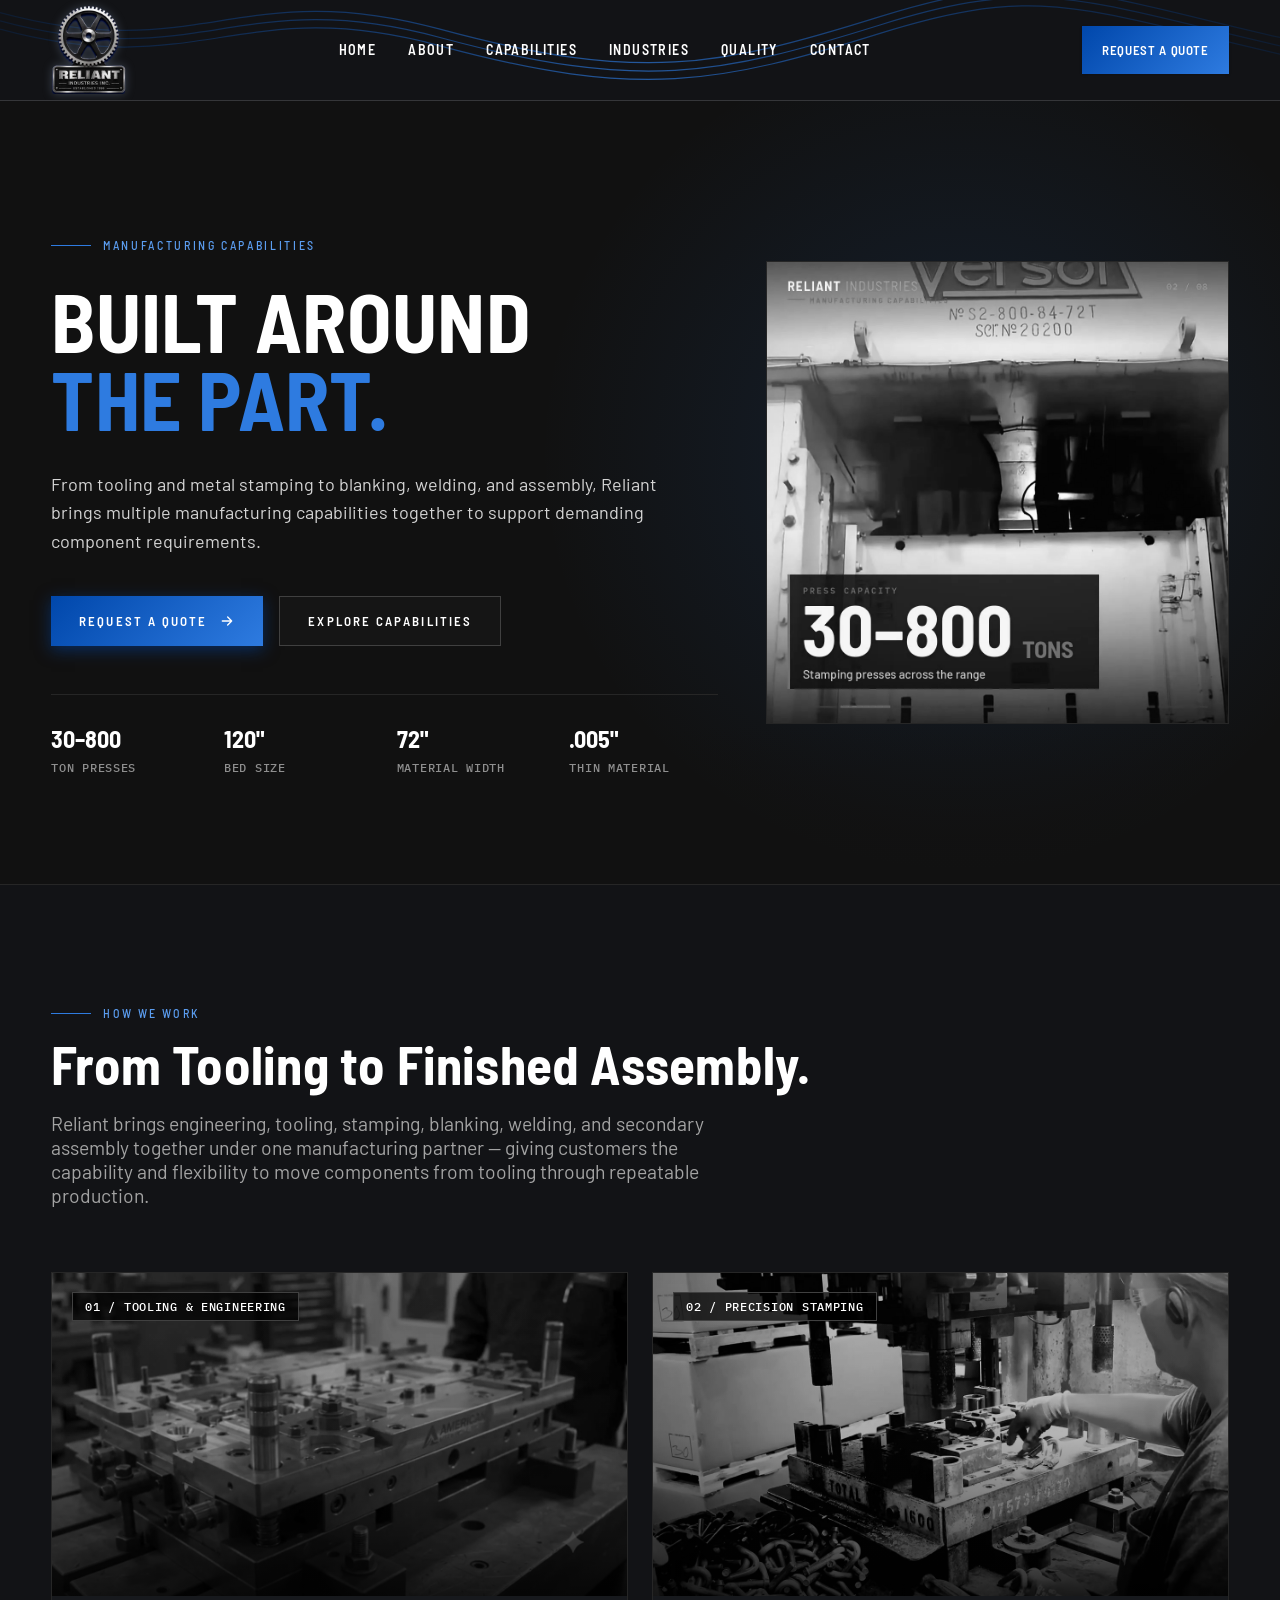
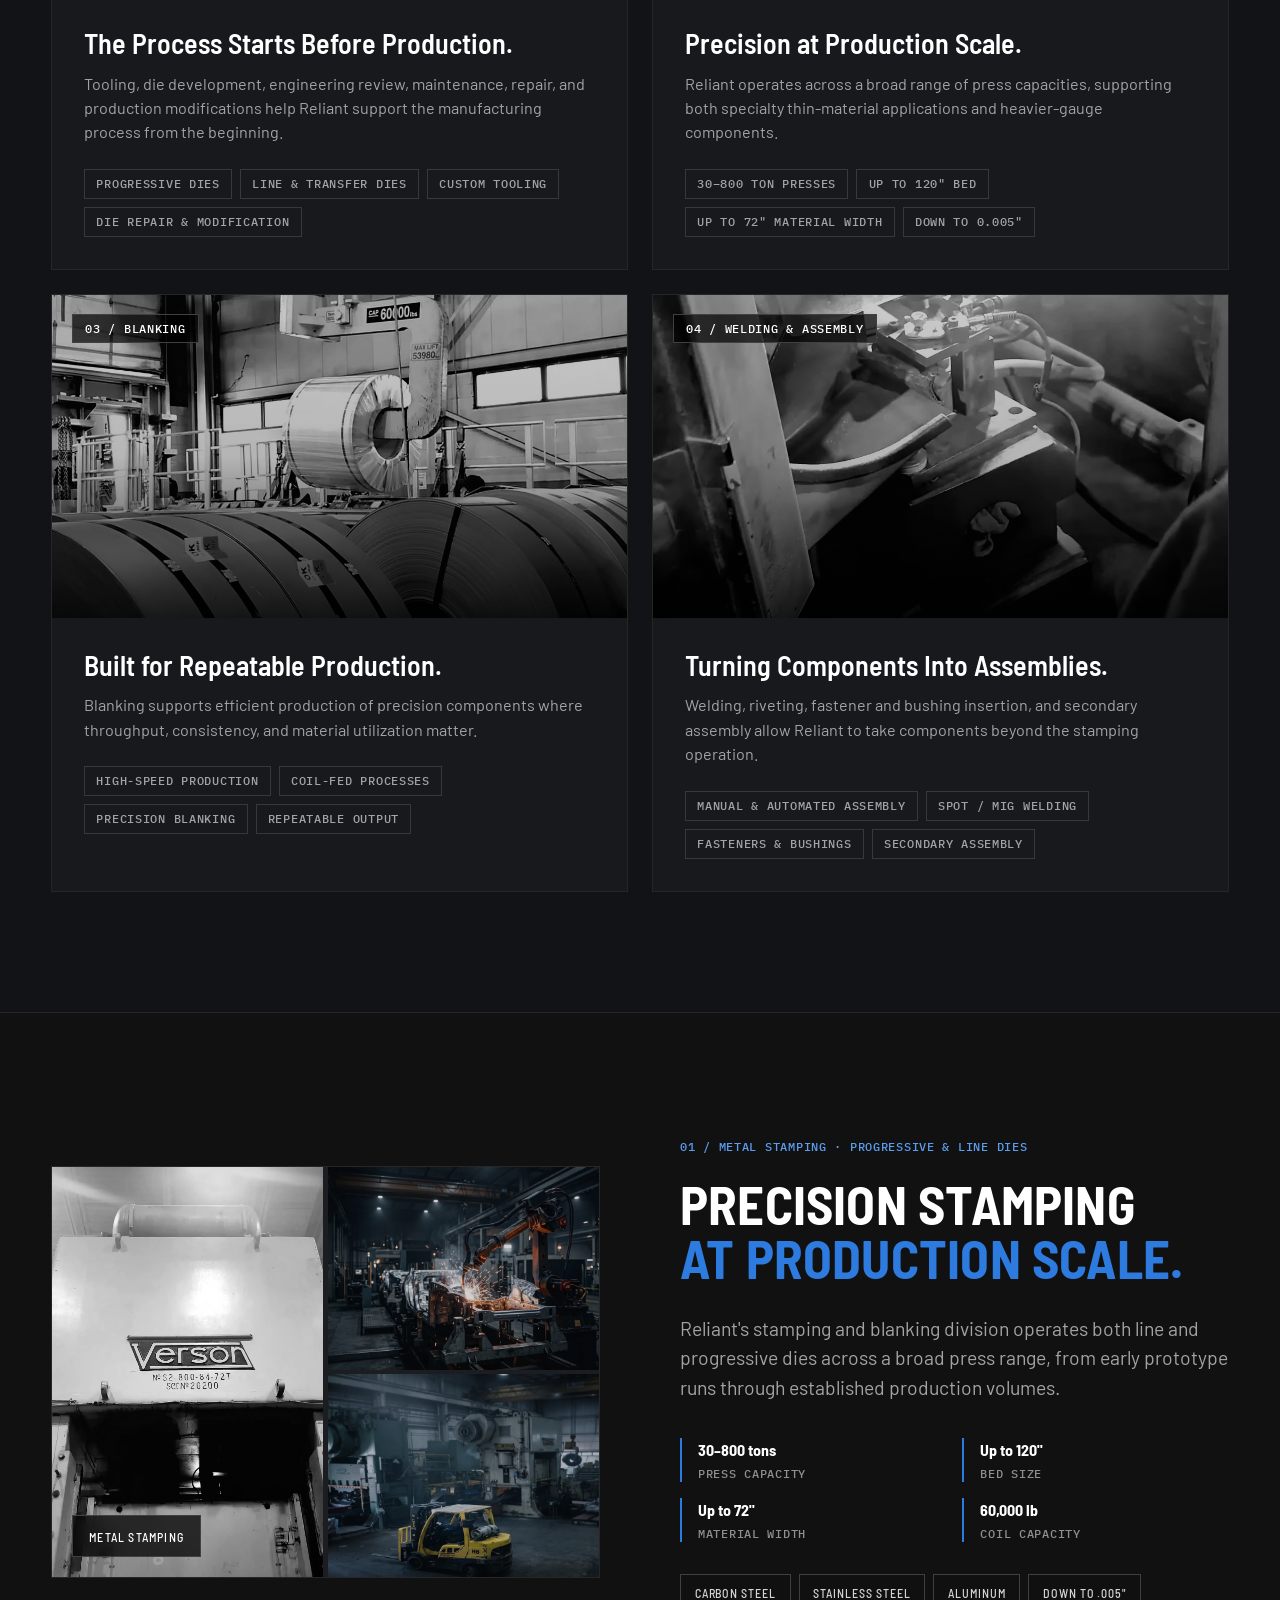
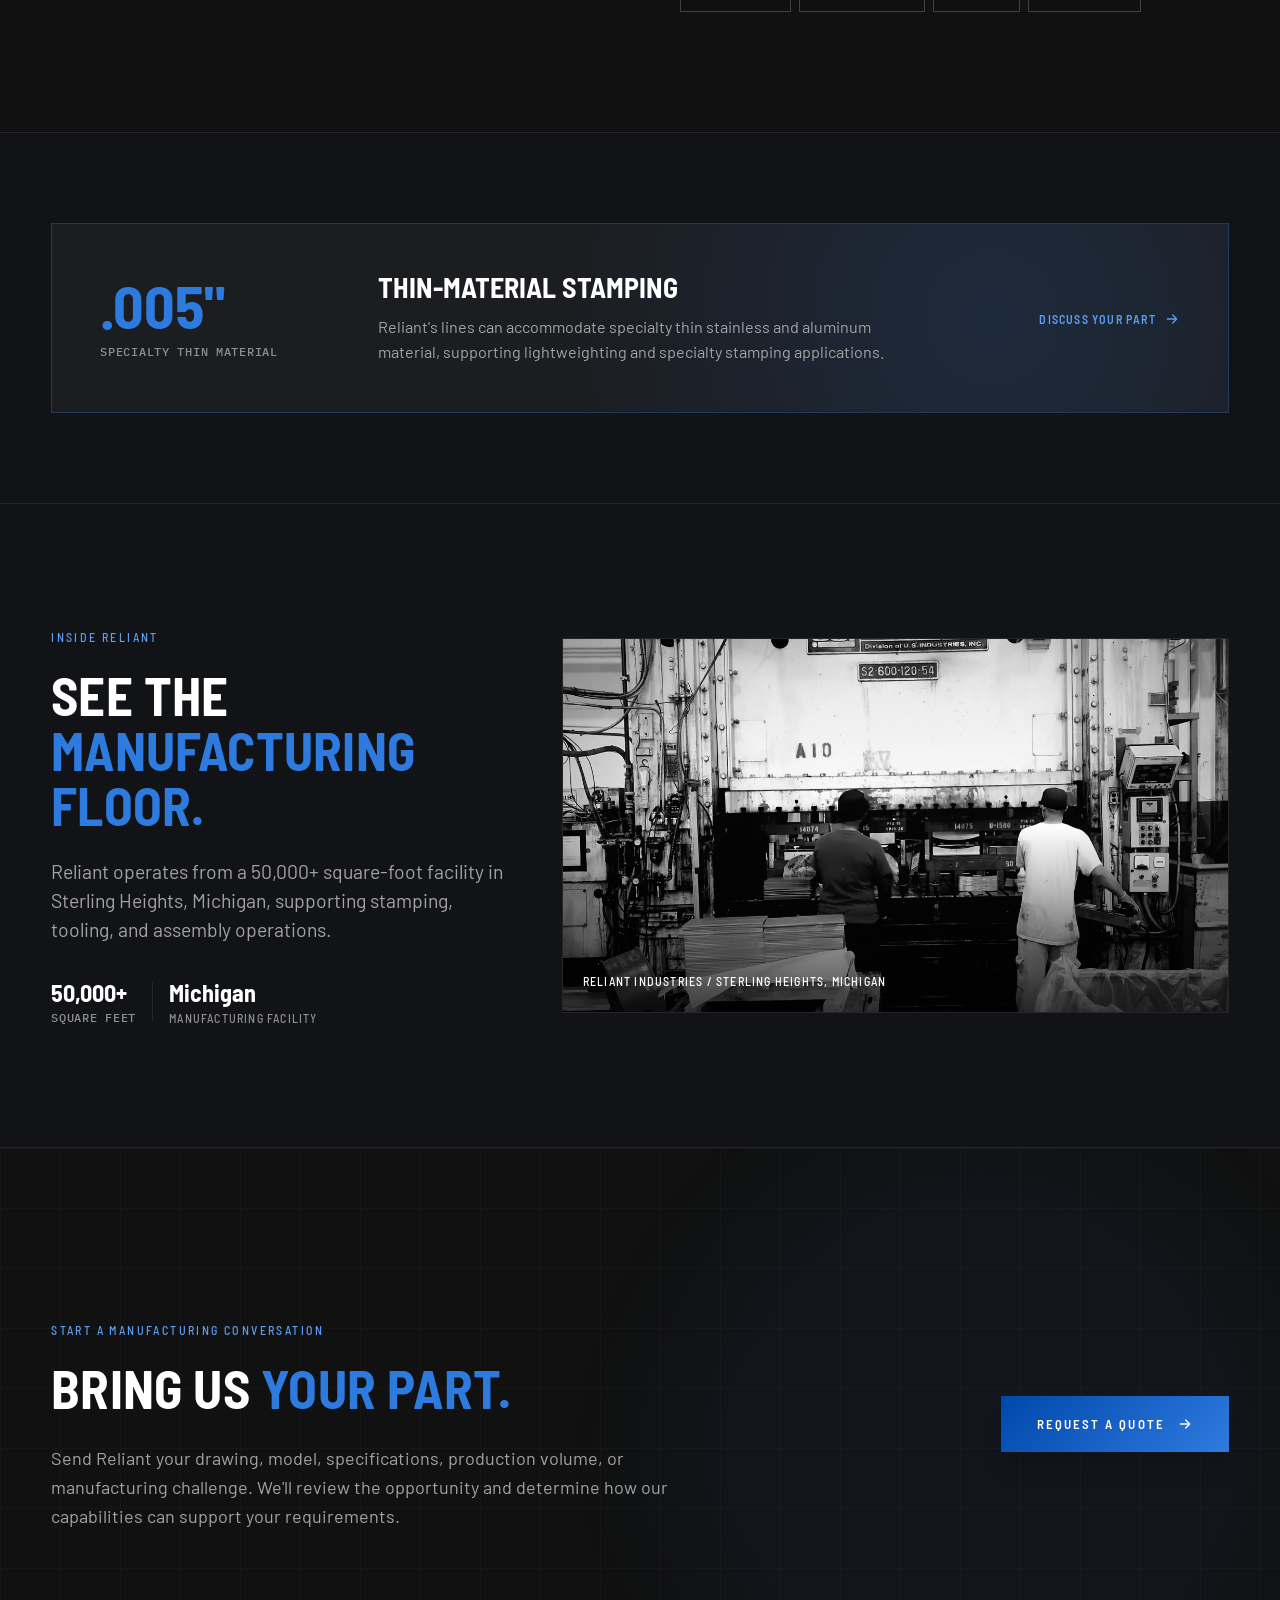
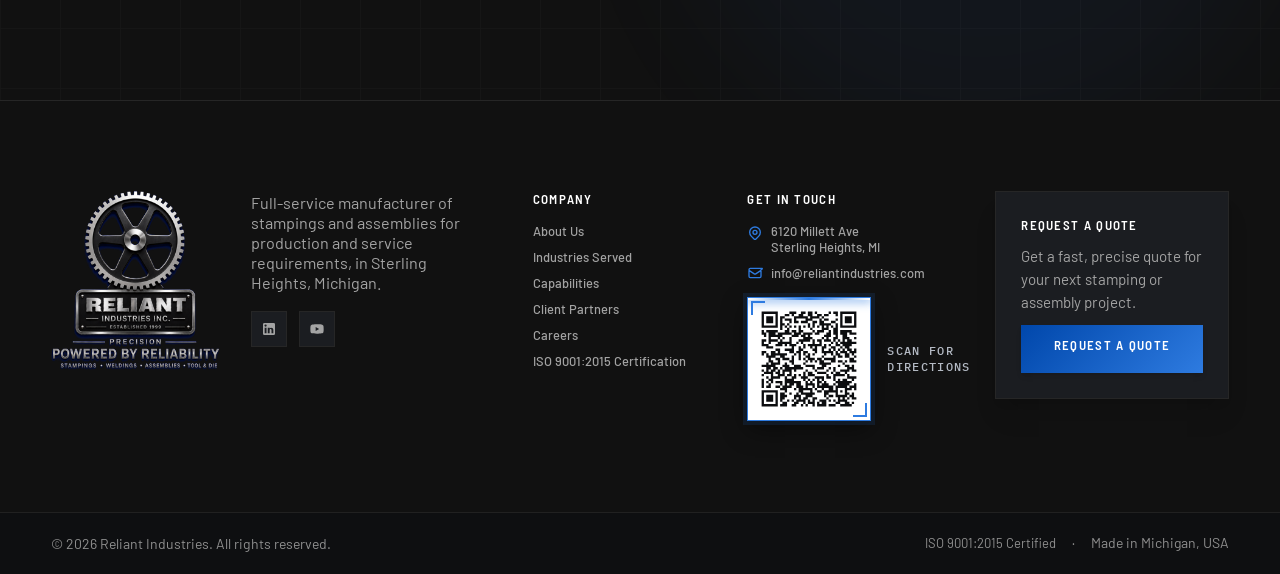
<file: pages/capabilities.html>
<!DOCTYPE html>
<html lang="en">
<head>
    <meta charset="UTF-8">
    <meta name="referrer" content="strict-origin-when-cross-origin">
    <meta name="viewport" content="width=device-width, initial-scale=1.0">
    <!-- SEO:start -->
    <title>30–800 Ton Metal Stamping Capabilities | Reliant Industries</title>
    <meta name="description" content="Metal stamping on 30–800 ton presses with bed sizes up to 120 inches at Reliant Industries in Sterling Heights, Michigan. Request a quote.">
    <meta name="robots" content="noindex, nofollow">
    <link rel="canonical" href="https://www.reliantindustries.com/pages/capabilities.html">
    <meta property="og:type" content="website">
    <meta property="og:site_name" content="Reliant Industries">
    <meta property="og:locale" content="en_US">
    <meta property="og:title" content="30–800 Ton Metal Stamping Capabilities | Reliant Industries">
    <meta property="og:description" content="Metal stamping on 30–800 ton presses with bed sizes up to 120 inches at Reliant Industries in Sterling Heights, Michigan. Request a quote.">
    <meta property="og:url" content="https://www.reliantindustries.com/pages/capabilities.html">
    <meta property="og:image" content="https://www.reliantindustries.com/assets/images/og/og-reliant.jpg">
    <meta property="og:image:width" content="1200">
    <meta property="og:image:height" content="630">
    <meta property="og:image:alt" content="Operators at a stamping press at Reliant Industries in Sterling Heights, Michigan">
    <meta name="twitter:card" content="summary_large_image">
    <meta name="twitter:title" content="30–800 Ton Metal Stamping Capabilities | Reliant Industries">
    <meta name="twitter:description" content="Metal stamping on 30–800 ton presses with bed sizes up to 120 inches at Reliant Industries in Sterling Heights, Michigan. Request a quote.">
    <meta name="twitter:image" content="https://www.reliantindustries.com/assets/images/og/og-reliant.jpg">
    <!-- SEO:end -->
    <!-- Favicon -->
    <link rel="icon" href="../favicon.ico" sizes="any">
    <link rel="icon" type="image/png" sizes="32x32" href="../assets/favicon/favicon-32x32.png">
    <link rel="icon" type="image/png" sizes="16x16" href="../assets/favicon/favicon-16x16.png">
    <link rel="apple-touch-icon" sizes="180x180" href="../assets/favicon/apple-touch-icon.png">
    <link rel="manifest" href="../assets/favicon/site.webmanifest">
    <meta name="theme-color" content="#111214">

    <!-- Tailwind CSS (via CDN) -->

    <!-- Google Fonts -->
    <link rel="preload" href="../assets/fonts/barlow-400.woff2" as="font" type="font/woff2" crossorigin>
    <link rel="preload" href="../assets/fonts/barlow-semi-condensed-700.woff2" as="font" type="font/woff2" crossorigin>
    <link rel="stylesheet" href="../assets/css/site.min.css?v=20261129">
    <!-- External Custom CSS -->
    <link rel="stylesheet" href="../assets/css/tailwind.css?v=20261102b">
    <!-- SEO-LD:start -->
    <script type="application/ld+json">{"@context":"https://schema.org","@graph":[{"@type":"LocalBusiness","@id":"https://www.reliantindustries.com/#organization","name":"Reliant Industries Inc.","foundingDate":"1999","alternateName":"Reliant Industries","url":"https://www.reliantindustries.com/","logo":"https://www.reliantindustries.com/assets/images/logo/reliant-logo-compact.webp","image":["https://www.reliantindustries.com/assets/images/og/og-reliant.jpg"],"description":"Family-owned metal stamping manufacturer in Sterling Heights, Michigan, providing blanking, tooling, welding and assembly.","slogan":"Powered by Reliability","telephone":"+1-586-275-0479","email":"sales@reliantindustries.com","address":{"@type":"PostalAddress","streetAddress":"6120 Millett Ave","addressLocality":"Sterling Heights","addressRegion":"MI","postalCode":"48312","addressCountry":"US"},"hasMap":"https://www.google.com/maps/search/?api=1&query=6120+Millett+Ave%2C+Sterling+Heights%2C+MI+48312","founder":{"@type":"Person","name":"Don Zack"},"knowsAbout":["Metal stamping","Blanking","Tool and die","Welding","Assembly"],"sameAs":["https://www.linkedin.com/in/reliant-industries-4bbb571b7/","https://www.youtube.com/@reliantindustries277"],"contactPoint":[{"@type":"ContactPoint","contactType":"sales","telephone":"+1-586-275-0479","email":"sales@reliantindustries.com","areaServed":"US","availableLanguage":"English"}]},{"@type":"WebPage","@id":"https://www.reliantindustries.com/pages/capabilities.html#webpage","url":"https://www.reliantindustries.com/pages/capabilities.html","name":"30–800 Ton Metal Stamping Capabilities | Reliant Industries","description":"Metal stamping on 30–800 ton presses with bed sizes up to 120 inches at Reliant Industries in Sterling Heights, Michigan. Request a quote.","inLanguage":"en-US","isPartOf":{"@id":"https://www.reliantindustries.com/#website"},"about":{"@id":"https://www.reliantindustries.com/#organization"},"primaryImageOfPage":{"@type":"ImageObject","url":"https://www.reliantindustries.com/assets/images/og/og-reliant.jpg"},"breadcrumb":{"@id":"https://www.reliantindustries.com/pages/capabilities.html#breadcrumb"}},{"@type":"BreadcrumbList","@id":"https://www.reliantindustries.com/pages/capabilities.html#breadcrumb","itemListElement":[{"@type":"ListItem","position":1,"name":"Home","item":"https://www.reliantindustries.com/"},{"@type":"ListItem","position":2,"name":"Capabilities","item":"https://www.reliantindustries.com/pages/capabilities.html"}]},{"@type":"Service","name":"Metal stamping","serviceType":"Metal stamping","description":"Stamping on 30–800 ton presses with bed sizes up to 120 inches.","url":"https://www.reliantindustries.com/pages/capabilities.html#stamping","provider":{"@id":"https://www.reliantindustries.com/#organization"}}]}</script>
    <!-- SEO-LD:end -->
</head>
<body>

<header class="header-nav">
    <div class="header-wave-background">
        <svg viewBox="0 0 1600 120" preserveAspectRatio="none">
            <defs>
                <linearGradient id="waveBlueHeader" x1="0" y1="0" x2="1" y2="0">
                    <stop offset="0%" stop-color="#0047AB" stop-opacity=".25"/>
                    <stop offset="50%" stop-color="#2E7BE0" stop-opacity=".95"/>
                    <stop offset="100%" stop-color="#0047AB" stop-opacity=".25"/>
                </linearGradient>
            </defs>
            <g fill="none" stroke="url(#waveBlueHeader)" stroke-width="1.5">
                <path d="M0 15 C250 80 300 -30 550 35 S900 80 1100 20 S1350 -10 1600 45"/>
                <path d="M0 25 C250 90 300 -20 550 45 S900 90 1100 30 S1350 0 1600 55"/>
                <path d="M0 35 C250 100 300 -10 550 55 S900 100 1100 40 S1350 10 1600 65"/>
            </g>
        </svg>
    </div>

    <div class="max-w-7xl mx-auto brand-bar flex items-center justify-between relative z-10 sp-container">
      <!-- Brand Logo -->
      <a href="../index.html" class="brand-logo" aria-label="Reliant Industries Inc., home">
        <img src="../assets/images/logo/reliant-logo-nav.webp" alt="Reliant Industries Inc." width="206" height="238">
      </a>

      <nav class="hidden md:flex space-x-6 lg:space-x-8 text-xs font-bold uppercase tracking-wider text-neutral-300">
        <a href="../index.html" class="nav-link-underline text-white font-bold uppercase tracking-wider">Home</a>
        <a href="about.html" class="nav-link-underline text-white font-bold uppercase tracking-wider">About</a>
        <a href="capabilities.html" class="nav-link-underline text-white font-bold uppercase tracking-wider">Capabilities</a>
        <a href="industries.html" class="nav-link-underline text-white font-bold uppercase tracking-wider">Industries</a>
        <a href="quality.html" class="nav-link-underline text-white font-bold uppercase tracking-wider">Quality</a>
        <a href="contact.html" class="nav-link-underline text-white font-bold uppercase tracking-wider">Contact</a>
      </nav>

      <div class="flex items-center gap-2">
        <a href="#rfq" class="hidden sm:inline-flex cobalt-btn text-white text-xs font-bold uppercase tracking-wider px-4 py-2.5 md:px-5 shadow whitespace-nowrap">
          Request a quote
        </a>

        <!-- Mobile Menu Button -->
        <button id="mobileMenuBtn" class="md:hidden text-white p-2 focus:outline-none focus:ring-2 focus:ring-[#2E7BE0]" aria-label="Toggle Navigation Menu" aria-expanded="false" aria-controls="mobileMenu">
          <svg id="hamburgerIcon" class="w-7 h-7" fill="none" stroke="currentColor" viewBox="0 0 24 24">
            <path stroke-linecap="round" stroke-linejoin="round" stroke-width="2" d="M4 6h16M4 12h16M4 18h16"></path>
          </svg>
          <svg id="closeIcon" class="w-7 h-7 hidden" fill="none" stroke="currentColor" viewBox="0 0 24 24">
            <path stroke-linecap="round" stroke-linejoin="round" stroke-width="2" d="M6 18L18 6M6 6l12 12"></path>
          </svg>
        </button>
      </div>
    </div>

    <!-- Mobile Dropdown Navigation Menu -->
    <nav id="mobileMenu" class="hidden md:hidden relative z-10 bg-[#111214] border-t border-neutral-800 px-6 py-5 space-y-1 text-sm font-bold uppercase tracking-wider text-neutral-300" aria-label="Mobile Navigation">
        <a href="../index.html" class="block hover:text-white transition py-2.5 border-b border-neutral-800">Home</a>
        <a href="about.html" class="block hover:text-white transition py-2.5 border-b border-neutral-800">About</a>
        <a href="capabilities.html" class="block hover:text-white transition py-2.5 border-b border-neutral-800">Capabilities</a>
        <a href="industries.html" class="block hover:text-white transition py-2.5 border-b border-neutral-800">Industries</a>
        <a href="quality.html" class="block hover:text-white transition py-2.5 border-b border-neutral-800">Quality</a>
        <a href="contact.html" class="block hover:text-white transition py-2.5">Contact</a>
        <div class="pt-4">
          <a href="#rfq" class="block w-full text-center cobalt-btn text-white text-xs font-bold uppercase tracking-widest py-3 shadow">
            Request a quote
          </a>
        </div>
    </nav>
</header>

<!-- Mobile Nav Toggle Script -->
<!-- =========================================================
     RELIANT INDUSTRIES
     CAPABILITIES PAGE
     ========================================================= -->

<!-- =========================================================
     HERO
     ========================================================= -->

<section class="relative w-full min-h-[680px] lg:min-h-[760px] bg-[#111111] text-white overflow-hidden border-b border-neutral-800">

    <!-- Background -->
    <div class="absolute inset-0 pointer-events-none">

        <!-- radial glow -->
        <div class="absolute inset-0 bg-[radial-gradient(circle_at_75%_45%,rgba(46,123,224,0.14),transparent_40%)]"></div>

<!-- bottom fade -->
        <div class="absolute inset-x-0 bottom-0 h-40 bg-gradient-to-t from-[#111111] to-transparent"></div>

    </div>

    <div class="relative z-10 max-w-7xl mx-auto sp-container">

        <div class="min-h-[680px] lg:min-h-[760px] grid lg:grid-cols-12 gap-12 items-center">

            <!-- =================================================
                 HERO COPY
                 ================================================= -->

            <div class="lg:col-span-7 sp-hero-pad">

                <div class="flex items-center gap-3 mb-7">

                    <span class="h-px w-10 bg-[#2E7BE0]"></span>

                    <span class="text-[#2E7BE0] text-xs font-bold uppercase tracking-[0.22em]">
                        Manufacturing Capabilities
                    </span>

                </div>

                <h1 class="text-5xl sm:text-6xl lg:text-7xl xl:text-[5.2rem] font-black uppercase tracking-tight leading-[0.92]">
                    Built Around
                    <span class="text-[#2E7BE0]">The Part.</span>
                </h1>

                <p class="mt-8 text-neutral-300 text-base sm:text-lg lg:text-xl leading-relaxed max-w-2xl">
                    From tooling and metal stamping to blanking, welding, and assembly,
                    Reliant brings multiple manufacturing capabilities together to
                    support demanding component requirements.
                </p>

                <div class="mt-10 flex flex-col sm:flex-row gap-4">

                    <a
                        href="../index.html#rfq"
                        class="inline-flex items-center justify-center gap-3 cobalt-btn text-white font-extrabold text-xs uppercase tracking-[0.16em] px-7 py-4 transition">

                        Request a Quote

                        <svg
                            class="w-4 h-4"
                            fill="none"
                            stroke="currentColor"
                            viewBox="0 0 24 24">

                            <path
                                stroke-linecap="round"
                                stroke-linejoin="round"
                                stroke-width="2"
                                d="M5 12h14M13 6l6 6-6 6"/>

                        </svg>

                    </a>

                    <a
                        href="#capability-overview"
                        class="inline-flex items-center justify-center gap-3 bg-neutral-900/70 hover:bg-neutral-800 border border-neutral-700 text-white font-bold text-xs uppercase tracking-[0.16em] px-7 py-4 transition">

                        Explore Capabilities

                    </a>

                </div>

                <!-- hero technical line -->

                <div class="mt-12 pt-7 border-t border-neutral-800">

                    <div class="grid grid-cols-2 sm:grid-cols-4 gap-6">

                        <div>

                            <div class="text-white text-xl sm:text-2xl font-black">
                                30–800
                            </div>

                            <div class="mt-1 text-neutral-500 text-[10px] uppercase tracking-widest font-bold tech">
                                Ton Presses
                            </div>

                        </div>

                        <div>

                            <div class="text-white text-xl sm:text-2xl font-black">
                                120"
                            </div>

                            <div class="mt-1 text-neutral-500 text-[10px] uppercase tracking-widest font-bold tech">
                                Bed Size
                            </div>

                        </div>

                        <div>

                            <div class="text-white text-xl sm:text-2xl font-black">
                                72"
                            </div>

                            <div class="mt-1 text-neutral-500 text-[10px] uppercase tracking-widest font-bold tech">
                                Material Width
                            </div>

                        </div>

                        <div>

                            <div class="text-white text-xl sm:text-2xl font-black">
                                .005"
                            </div>

                            <div class="mt-1 text-neutral-500 text-[10px] uppercase tracking-widest font-bold tech">
                                Thin Material
                            </div>

                        </div>

                    </div>

                </div>

            </div>

            <!-- =================================================
                 HERO TECHNICAL VISUAL
                 ================================================= -->

            <div class="lg:col-span-5 flex justify-center items-center pb-20 lg:pb-0">

            <div class="relative w-full max-w-[520px] aspect-square bg-[#0c0d0f] border border-neutral-800 overflow-hidden">
                <video
                    class="absolute inset-0 w-full h-full object-cover"
                    muted loop playsinline
                    data-lazy preload="none"
                    data-src-mobile="../assets/videos/capabilities-facts-m.mp4"
                    poster="../assets/images/posters/capabilities-facts.webp"
                    aria-label="Reliant Industries manufacturing capabilities: press capacity, bed size, coil capacity, materials, tooling, welding and facility size">
                    <source src="../assets/videos/capabilities-facts.mp4" type="video/mp4">
                </video>
            </div>

        </div>

        </div>

    </div>

</section>

<!-- JUMP BAR (phones / tablets): quick access to each part of this long page -->
<nav class="cap-jump" aria-label="Jump to a section of this page">
    <ul>
        <li><a href="#capability-overview">How we work</a></li>
        <li><a href="#stamping">Stamping</a></li>
    </ul>
</nav>

<!-- =========================================================
     HOW WE WORK  /  CAPABILITY OVERVIEW  (video section, moved here from About)
     ========================================================= -->

<section id="capability-overview" class="relative w-full bg-[#121316] border-b border-neutral-800 sp-section">
    <div class="max-w-7xl mx-auto sp-container">

        <div class="max-w-3xl mb-12 sm:mb-16">
            <div class="flex items-center gap-3">
                <span class="w-10 h-px bg-[#2E7BE0]"></span>
                <span class="text-[#2E7BE0] text-xs font-bold uppercase tracking-[0.2em]">
                    How We Work
                </span>
            </div>

            <h2 class="mt-4 text-3xl sm:text-4xl lg:text-5xl font-extrabold text-white tracking-tight">
                From Tooling to Finished Assembly.
            </h2>

            <p class="mt-5 text-neutral-400 text-sm sm:text-base leading-relaxed max-w-2xl">
                Reliant brings engineering, tooling, stamping, blanking, welding, and secondary assembly together
                under one manufacturing partner — giving customers the capability and flexibility to move components
                from tooling through repeatable production.
            </p>
        </div>

        <div class="grid lg:grid-cols-2 gap-6">

            <!-- TOOLING -->
            <article class="group bg-[#17191d] border border-neutral-800 overflow-hidden hover:border-[#2E7BE0]/50 transition duration-300">
                <div class="relative aspect-video bg-black overflow-hidden">
                    <video
                        class="w-full h-full object-cover opacity-80 group-hover:opacity-100 group-hover:scale-[1.02] transition duration-700"
                        
                        muted
                        loop
                        playsinline data-lazy preload="none" poster="../assets/images/posters/tooling.webp">
                        <source src="../assets/videos/tooling.mp4" type="video/mp4">
                    </video>

                    <div class="absolute inset-0 bg-gradient-to-t from-black/80 via-black/10 to-transparent pointer-events-none"></div>

                    <div class="absolute top-5 left-5">
                        <span class="bg-black/70 backdrop-blur-md border border-neutral-700 text-white text-[10px] font-bold uppercase tracking-[0.18em] px-3 py-1.5 tech">
                            01 / Tooling &amp; Engineering
                        </span>
                    </div>
                </div>

                <div class="p-7 sm:p-8">
                    <h3 class="text-xl sm:text-2xl font-bold text-white">
                        The Process Starts Before Production.
                    </h3>
                    <p class="mt-3 text-sm text-neutral-400 leading-relaxed">
                        Tooling, die development, engineering review, maintenance, repair, and production
                        modifications help Reliant support the manufacturing process from the beginning.
                    </p>

                    <div class="mt-6 flex flex-wrap gap-2">
                        <span class="proof-chip">Progressive Dies</span>
                        <span class="proof-chip">Line &amp; Transfer Dies</span>
                        <span class="proof-chip">Custom Tooling</span>
                        <span class="proof-chip">Die Repair &amp; Modification</span>
                    </div>
                </div>
            </article>

            <!-- STAMPING -->
            <article class="group bg-[#17191d] border border-neutral-800 overflow-hidden hover:border-[#2E7BE0]/50 transition duration-300">
                <div class="relative aspect-video bg-black overflow-hidden">
                    <video
                        class="w-full h-full object-cover opacity-80 group-hover:opacity-100 group-hover:scale-[1.02] transition duration-700"
                        poster="../assets/images/posters/press-operator.webp"
                        
                        muted
                        loop
                        playsinline data-lazy preload="none" data-src-mobile="../assets/videos/press-operator-m.mp4">
                        <source src="../assets/videos/press-operator.mp4" type="video/mp4">
                    </video>

                    <div class="absolute inset-0 bg-gradient-to-t from-black/80 via-black/10 to-transparent pointer-events-none"></div>

                    <div class="absolute top-5 left-5">
                        <span class="bg-black/70 backdrop-blur-md border border-neutral-700 text-white text-[10px] font-bold uppercase tracking-[0.18em] px-3 py-1.5 tech">
                            02 / Precision Stamping
                        </span>
                    </div>
                </div>

                <div class="p-7 sm:p-8">
                    <h3 class="text-xl sm:text-2xl font-bold text-white">
                        Precision at Production Scale.
                    </h3>
                    <p class="mt-3 text-sm text-neutral-400 leading-relaxed">
                        Reliant operates across a broad range of press capacities, supporting both specialty
                        thin-material applications and heavier-gauge components.
                    </p>

                    <div class="mt-6 flex flex-wrap gap-2">
                        <span class="proof-chip">30–800 Ton Presses</span>
                        <span class="proof-chip">Up to 120" Bed</span>
                        <span class="proof-chip">Up to 72" Material Width</span>
                        <span class="proof-chip">Down to 0.005"</span>
                    </div>
                </div>
            </article>

            <!-- BLANKING -->
            <article class="group bg-[#17191d] border border-neutral-800 overflow-hidden hover:border-[#2E7BE0]/50 transition duration-300">
                <div class="relative aspect-video bg-black overflow-hidden">
                    <video
                        class="w-full h-full object-cover opacity-80 group-hover:opacity-100 group-hover:scale-[1.02] transition duration-700 object-[50%_50%]"
                        poster="../assets/images/posters/coil-handling.webp"
                        
                        muted
                        loop
                        playsinline data-lazy preload="none" data-src-mobile="../assets/videos/coil-handling-m.mp4">
                        <source src="../assets/videos/coil-handling.mp4" type="video/mp4">
                    </video>

                    <div class="absolute inset-0 bg-gradient-to-t from-black/80 via-black/10 to-transparent pointer-events-none"></div>

                    <div class="absolute top-5 left-5">
                        <span class="bg-black/70 backdrop-blur-md border border-neutral-700 text-white text-[10px] font-bold uppercase tracking-[0.18em] px-3 py-1.5 tech">
                            03 / Blanking
                        </span>
                    </div>
                </div>

                <div class="p-7 sm:p-8">
                    <h3 class="text-xl sm:text-2xl font-bold text-white">
                        Built for Repeatable Production.
                    </h3>
                    <p class="mt-3 text-sm text-neutral-400 leading-relaxed">
                        Blanking supports efficient production of precision components where throughput,
                        consistency, and material utilization matter.
                    </p>

                    <div class="mt-6 flex flex-wrap gap-2">
                        <span class="proof-chip">High-Speed Production</span>
                        <span class="proof-chip">Coil-Fed Processes</span>
                        <span class="proof-chip">Precision Blanking</span>
                        <span class="proof-chip">Repeatable Output</span>
                    </div>
                </div>
            </article>

            <!-- ASSEMBLY -->
            <article class="group bg-[#17191d] border border-neutral-800 overflow-hidden hover:border-[#2E7BE0]/50 transition duration-300">
                <div class="relative aspect-video bg-black overflow-hidden">
                    <video
                        class="w-full h-full object-cover opacity-80 group-hover:opacity-100 group-hover:scale-[1.02] transition duration-700 object-[50%_55%]"
                        poster="../assets/images/posters/welding-station.webp"
                        
                        muted
                        loop
                        playsinline data-lazy preload="none" data-src-mobile="../assets/videos/welding-station-m.mp4">
                        <source src="../assets/videos/welding-station.mp4" type="video/mp4">
                    </video>

                    <div class="absolute inset-0 bg-gradient-to-t from-black/80 via-black/10 to-transparent pointer-events-none"></div>

                    <div class="absolute top-5 left-5">
                        <span class="bg-black/70 backdrop-blur-md border border-neutral-700 text-white text-[10px] font-bold uppercase tracking-[0.18em] px-3 py-1.5 tech">
                            04 / Welding &amp; Assembly
                        </span>
                    </div>
                </div>

                <div class="p-7 sm:p-8">
                    <h3 class="text-xl sm:text-2xl font-bold text-white">
                        Turning Components Into Assemblies.
                    </h3>
                    <p class="mt-3 text-sm text-neutral-400 leading-relaxed">
                        Welding, riveting, fastener and bushing insertion, and secondary assembly
                        allow Reliant to take components beyond the stamping operation.
                    </p>

                    <div class="mt-6 flex flex-wrap gap-2">
                        <span class="proof-chip">Manual &amp; Automated Assembly</span>
                        <span class="proof-chip">Spot / MIG Welding</span>
                        <span class="proof-chip">Fasteners &amp; Bushings</span>
                        <span class="proof-chip">Secondary Assembly</span>
                    </div>
                </div>
            </article>

        </div>
    </div>
</section>

<!-- =========================================================
     STAMPING
     ========================================================= -->

<section
    id="stamping"
    class="relative w-full bg-[#111111] border-b border-neutral-800 overflow-hidden sp-section">

    <div class="max-w-7xl mx-auto sp-container">

        <div class="grid lg:grid-cols-12 gap-14 lg:gap-20 items-center">

            <!-- VISUAL -->

            <div class="lg:col-span-6">

                <div class="relative aspect-[4/3] overflow-hidden bg-[#1B1D21] border border-neutral-800 cap-schematic">

                    <div class="absolute inset-0 grid grid-cols-2 gap-1">

                        <div class="overflow-hidden">
                        <video
                            class="w-full h-full object-cover"
                             muted loop playsinline 
                            poster="../assets/images/posters/press-verson.webp" data-lazy preload="none" data-src-mobile="../assets/videos/press-verson-m.mp4">
                            <source src="../assets/videos/press-verson.mp4" type="video/mp4">
                        </video>
                    </div>

                        <div class="grid grid-rows-2 gap-1">

                            <div class="overflow-hidden">

                                <img
                                    src="../assets/images/landing/img2.webp"
                                    alt="Stamped metal components"
                                    class="w-full h-full object-cover opacity-80 hover:opacity-100 hover:scale-105 transition duration-700"
                                    data-img-error="hide"
                                >

                            </div>

                            <div class="overflow-hidden">

                                <img
                                    src="../assets/images/landing/img3.webp"
                                    alt="Precision metal stamping"
                                    class="w-full h-full object-cover opacity-80 hover:opacity-100 hover:scale-105 transition duration-700"
                                    data-img-error="hide"
                                >

                            </div>

                        </div>

                    </div>

                    <div class="absolute left-5 bottom-5 px-4 py-2 bg-black/75 backdrop-blur border border-neutral-700">

                        <span class="text-white text-[10px] font-bold uppercase tracking-widest">
                            Metal Stamping
                        </span>

                    </div>

                </div>

            </div>

            <!-- COPY -->

            <div class="lg:col-span-6">

                <span class="text-[#2E7BE0] text-xs font-bold uppercase tracking-[0.2em] tech">
                    01 / Metal Stamping <span class="kw">Progressive &amp; Line Dies</span>
                </span>

                <h2 class="mt-5 text-4xl sm:text-5xl font-black uppercase tracking-tight text-white leading-tight">
                    Precision Stamping
                    <span class="text-[#2E7BE0]">at Production Scale.</span>
                </h2>

                <p class="mt-7 text-neutral-400 leading-relaxed">
                    Reliant's stamping and blanking division operates both line and
                    progressive dies across a broad press range, from early prototype
                    runs through established production volumes.
                </p>

                <div class="mt-9 grid grid-cols-2 gap-4">

                    <div class="border-l-2 border-[#2E7BE0] pl-4">

                        <div class="text-white font-bold">
                            30–800 tons
                        </div>

                        <div class="mt-1 text-neutral-500 text-xs tech">
                            Press capacity
                        </div>

                    </div>

                    <div class="border-l-2 border-[#2E7BE0] pl-4">

                        <div class="text-white font-bold">
                            Up to 120"
                        </div>

                        <div class="mt-1 text-neutral-500 text-xs tech">
                            Bed size
                        </div>

                    </div>

                    <div class="border-l-2 border-[#2E7BE0] pl-4">

                        <div class="text-white font-bold">
                            Up to 72"
                        </div>

                        <div class="mt-1 text-neutral-500 text-xs tech">
                            Material width
                        </div>

                    </div>

                    <div class="border-l-2 border-[#2E7BE0] pl-4">

                        <div class="text-white font-bold">
                            60,000 lb
                        </div>

                        <div class="mt-1 text-neutral-500 text-xs tech">
                            Coil capacity
                        </div>

                    </div>

                </div>

                <div class="mt-8 flex flex-wrap gap-2">

                    <span class="industry-chip">
                        Carbon Steel
                    </span>

                    <span class="industry-chip">
                        Stainless Steel
                    </span>

                    <span class="industry-chip">
                        Aluminum
                    </span>

                    <span class="industry-chip">
                        Down to .005"
                    </span>

                </div>

            </div>

        </div>

    </div>

</section>

<!-- =========================================================
     THIN MATERIAL CALLOUT
     ========================================================= -->

<section class="relative w-full bg-[#121316] border-b border-neutral-800 sp-section--compact">

    <div class="max-w-7xl mx-auto sp-container">

        <div class="relative overflow-hidden border border-[#2E7BE0]/30 bg-[#1B1D21]">

            <div class="absolute inset-0 bg-[radial-gradient(circle_at_80%_50%,rgba(46,123,224,0.14),transparent_45%)]"></div>

            <div class="relative z-10 grid md:grid-cols-12 gap-8 items-center p-8 sm:p-10 lg:p-12">

                <div class="md:col-span-3">

                    <div class="text-[#2E7BE0] text-5xl sm:text-6xl font-black">
                        .005"
                    </div>

                    <div class="mt-2 text-neutral-500 text-[10px] uppercase tracking-[0.18em] font-bold tech">
                        Specialty Thin Material
                    </div>

                </div>

                <div class="md:col-span-6">

                    <h3 class="text-xl sm:text-2xl font-black uppercase text-white">
                        Thin-Material Stamping
                    </h3>

                    <p class="mt-3 text-neutral-400 text-sm leading-relaxed">
                        Reliant's lines can accommodate specialty thin stainless and
                        aluminum material, supporting lightweighting and specialty
                        stamping applications.
                    </p>

                </div>

                <div class="md:col-span-3 md:text-right">

                    <a
                        href="../index.html#rfq"
                        class="inline-flex items-center gap-2 text-[#2E7BE0] hover:text-white font-bold text-xs uppercase tracking-widest transition">

                        Discuss Your Part

                        <svg
                            class="w-4 h-4"
                            fill="none"
                            stroke="currentColor"
                            viewBox="0 0 24 24">

                            <path
                                stroke-linecap="round"
                                stroke-linejoin="round"
                                stroke-width="2"
                                d="M5 12h14M13 6l6 6-6 6"/>

                        </svg>

                    </a>

                </div>

            </div>

        </div>

    </div>

</section>

<!-- =========================================================
     FACILITY / VIDEO
     ========================================================= -->

<section class="relative w-full bg-[#121316] border-b border-neutral-800 sp-section">

    <div class="max-w-7xl mx-auto sp-container">

        <div class="grid lg:grid-cols-12 gap-12 items-center">

            <div class="lg:col-span-5">

                <span class="text-[#2E7BE0] text-xs font-bold uppercase tracking-[0.2em]">
                    Inside Reliant
                </span>

                <h2 class="mt-5 text-3xl sm:text-4xl font-black uppercase tracking-tight text-white">
                    See the
                    <span class="text-[#2E7BE0]">Manufacturing Floor.</span>
                </h2>

                <p class="mt-6 text-neutral-400 leading-relaxed">
                    Reliant operates from a 50,000+ square-foot facility in
                    Sterling Heights, Michigan, supporting stamping, tooling,
                    and assembly operations.
                </p>

                <div class="mt-8 flex items-center gap-4">

                    <div>

                        <div class="text-white text-2xl font-black">
                            50,000+
                        </div>

                        <div class="text-neutral-500 text-[10px] uppercase tracking-widest font-bold tech">
                            Square Feet
                        </div>

                    </div>

                    <div class="w-px h-10 bg-neutral-800"></div>

                    <div>

                        <div class="text-white text-2xl font-black">
                            Michigan
                        </div>

                        <div class="text-neutral-500 text-[10px] uppercase tracking-widest font-bold">
                            Manufacturing Facility
                        </div>

                    </div>

                </div>

            </div>

            <div class="lg:col-span-7">

                <div class="relative aspect-video overflow-hidden bg-[#1B1D21] border border-neutral-800">

                    <video
                        class="absolute inset-0 w-full h-full object-cover"
                        
                        muted
                        loop
                        playsinline
                        
                        poster="../assets/images/posters/press-wide-clearing.webp" data-lazy preload="none" data-src-mobile="../assets/videos/press-wide-clearing-m.mp4">

                        <source src="../assets/videos/press-wide-clearing.mp4"
                            type="video/mp4">

                    </video>

                    <!-- overlay -->

                    <div class="absolute inset-0 bg-gradient-to-t from-black/70 via-transparent to-black/10 pointer-events-none"></div>

                    <div class="absolute bottom-5 left-5">

                        <span class="text-white text-xs font-bold uppercase tracking-widest">
                            Reliant Industries / Sterling Heights, Michigan
                        </span>

                    </div>

                </div>

            </div>

        </div>

    </div>

</section>

<!-- =========================================================
     RFQ CTA
     ========================================================= -->

<section
    id="rfq"
    class="relative w-full bg-[#111111] overflow-hidden sp-section--large">

    <div class="absolute inset-0 pointer-events-none">

        <div class="absolute right-0 top-0 w-[600px] h-[600px] rounded-full bg-[#2E7BE0]/5 blur-3xl"></div>

        <div
            class="absolute inset-0 opacity-[0.025]"
            style="
                background-image:
                    linear-gradient(rgba(255,255,255,.8) 1px, transparent 1px),
                    linear-gradient(90deg, rgba(255,255,255,.8) 1px, transparent 1px);
                background-size: 60px 60px;
            ">
        </div>

    </div>

    <div class="relative z-10 max-w-7xl mx-auto sp-container">

        <div class="grid lg:grid-cols-12 gap-12 items-center">

            <div class="lg:col-span-8">

                <span class="text-[#2E7BE0] text-xs font-bold uppercase tracking-[0.2em]">
                    Start a Manufacturing Conversation
                </span>

                <h2 class="mt-5 text-4xl sm:text-5xl lg:text-6xl font-black uppercase tracking-tight text-white leading-[0.95]">
                    Bring Us
                    <span class="text-[#2E7BE0]">Your Part.</span>
                </h2>

                <p class="mt-7 text-neutral-400 text-base sm:text-lg leading-relaxed max-w-2xl">
                    Send Reliant your drawing, model, specifications, production
                    volume, or manufacturing challenge. We'll review the opportunity
                    and determine how our capabilities can support your requirements.
                </p>

            </div>

            <div class="lg:col-span-4 lg:flex lg:justify-end">

                <a
                    href="../index.html#rfq"
                    class="inline-flex items-center justify-center gap-3 w-full sm:w-auto cobalt-btn text-white font-extrabold text-xs uppercase tracking-[0.16em] px-9 py-5 shadow-xl transition">

                    Request a Quote

                    <svg
                        class="w-4 h-4"
                        fill="none"
                        stroke="currentColor"
                        viewBox="0 0 24 24">

                        <path
                            stroke-linecap="round"
                            stroke-linejoin="round"
                            stroke-width="2"
                            d="M5 12h14M13 6l6 6-6 6"/>

                    </svg>

                </a>

            </div>

        </div>

    </div>

</section>

<!-- =========================================================
     PAGE-SPECIFIC CSS
     ========================================================= -->

<style>

    .industry-chip {

        display: inline-flex;
        align-items: center;

        padding: 0.55rem 0.85rem;

        border-radius: 0;

        background: rgba(17,17,17,0.8);

        border: 1px solid rgb(64 64 64);

        color: rgb(212 212 212);

        font-size: var(--fs-eyebrow);

        font-weight: 700;

        text-transform: uppercase;

        letter-spacing: 0.08em;

        transition:
            border-color 250ms ease,
            color 250ms ease,
            background 250ms ease;

    }

    .industry-chip:hover {

        border-color: rgba(46,123,224,0.55);

        color: white;

        background: rgba(46,123,224,0.08);

    }

    @media (prefers-reduced-motion: reduce) {

        .industry-chip {

            transition: none;

        }

    }

    /* tag chips under the "How We Work" video cards (moved here from About) */
    .proof-chip {
        display: inline-flex;
        align-items: center;
        padding: .5rem .7rem;
        border-radius: 0;
        border: 1px solid rgba(64, 64, 64, .8);
        background: rgba(23, 25, 29, .8);
        color: #a3a3a3;
        font-size: var(--fs-tech, 12px);
        line-height: 1;
        text-transform: uppercase;
    }

    @media (prefers-reduced-motion: reduce) {
        .group-hover\:scale-\[1\.02\],
        .group-hover\:scale-105 {
            transform: none !important;
        }
    }
</style>

<footer class="bg-[#111111] text-neutral-400 text-sm border-t border-neutral-800">
    <!-- MAIN FOOTER CONTENT -->
    <div class="max-w-7xl mx-auto sp-section--compact grid grid-cols-1 md:grid-cols-2 lg:grid-cols-5 gap-10 sp-container rl-footer-grid">
      
      <!-- BRAND & OVERVIEW (2 COLS) -->
      <div class="rl-footer-brand">
        <a href="../index.html" class="brand-full" aria-label="Reliant Industries Inc. - Precision, Powered by Reliability">
          <img src="../assets/images/logo/reliant-logo-full.webp" alt="Reliant Industries Inc. - Precision. Powered by Reliability. Stampings, Weldings, Assemblies, Tool and Die." width="276" height="293" loading="lazy">
        </a>
        
        <p class="text-neutral-400 text-xs sm:text-sm leading-relaxed max-w-sm">
          Full-service manufacturer of stampings and assemblies for production and service requirements, in Sterling Heights, Michigan.
        </p>

        <!-- SOCIAL LINKS -->
        <div class="pt-2 flex items-center space-x-3">
          <!-- LinkedIn -->
          <a href="https://www.linkedin.com/in/reliant-industries-4bbb571b7/" 
             target="_blank" 
             rel="noopener noreferrer" 
             aria-label="Reliant Industries on LinkedIn"
             class="w-9 h-9 bg-[#1B1D21] border border-neutral-800 flex items-center justify-center text-neutral-400 hover:text-white hover:border-[#2E7BE0] hover:bg-[#2E7BE0]/10 transition duration-300">
            <svg class="w-4 h-4 fill-current" viewBox="0 0 24 24">
              <path d="M19 3a2 2 0 0 1 2 2v14a2 2 0 0 1-2 2H5a2 2 0 0 1-2-2V5a2 2 0 0 1 2-2h14m-.5 15.5v-5.3a3.26 3.26 0 0 0-3.26-3.26c-.85 0-1.84.52-2.28 1.3v-1.11h-2.79v8.37h2.79v-4.93c0-.77.62-1.4 1.39-1.4a1.4 1.4 0 0 1 1.4 1.4v4.93h2.75M6.88 8.56a1.68 1.68 0 0 0 1.68-1.68c0-.93-.75-1.69-1.68-1.69a1.69 1.69 0 0 0-1.69 1.69c0 .93.76 1.68 1.69 1.68m1.39 9.94v-8.37H5.5v8.37h2.77z"/>
            </svg>
          </a>

          <!-- YouTube -->
          <a href="https://www.youtube.com/@reliantindustries277" 
             target="_blank" 
             rel="noopener noreferrer" 
             aria-label="Reliant Industries on YouTube"
             class="w-9 h-9 bg-[#1B1D21] border border-neutral-800 flex items-center justify-center text-neutral-400 hover:text-white hover:border-red-500 hover:bg-red-500/10 transition duration-300">
            <svg class="w-4 h-4 fill-current" viewBox="0 0 24 24">
              <path d="M10 15l5.19-3L10 9v6m11.56-7.83c.13.47.22 1.1.28 1.9.07.8.1 1.49.1 2.09L22 12c0 2.19-.16 3.8-.44 4.83-.25.9-.83 1.48-1.73 1.73-.47.13-1.33.22-2.65.28-1.3.07-2.49.1-3.59.1L12 19c-4.19 0-6.8-.16-7.83-.44-.9-.25-1.48-.83-1.73-1.73-.13-.47-.22-1.1-.28-1.9-.07-.8-.1-1.49-.1-2.09L2 12c0-2.19.16-3.8.44-4.83.25-.9.83-1.48 1.73-1.73.47-.13 1.33-.22 2.65-.28 1.3-.07 2.49-.1 3.59-.1L12 5c4.19 0 6.8.16 7.83.44.9.25 1.48.83 1.73 1.73z"/>
            </svg>
          </a>

        </div>
      </div>

      <!-- QUICK NAVIGATION -->
      <div class="space-y-4">
        <h4 class="text-xs font-bold uppercase tracking-widest text-white" aria-level="3">Company</h4>
        <ul class="space-y-2.5 text-xs font-medium ft-links">
          <li><a href="about.html" class="hover:text-white transition">About Us</a></li>
          <li><a href="industries.html" class="hover:text-white transition">Industries Served</a></li>
          <li><a href="../index.html#process" class="hover:text-white transition">Capabilities</a></li>
          <li><a href="../index.html#clients" class="hover:text-white transition">Client Partners</a></li>
          <li><a href="careers.html" class="hover:text-white transition">Careers</a></li>
          <li><a href="quality.html#iso-certification" class="hover:text-white transition">ISO 9001:2015 Certification</a></li>
        </ul>
      </div>

      <!-- CONTACT INFO -->
      <div class="space-y-4">
        <h4 class="text-xs font-bold uppercase tracking-widest text-white" aria-level="3">Get in Touch</h4>
        <ul class="space-y-2.5 text-xs font-medium">
          <li class="flex items-start space-x-2">
            <svg class="w-4 h-4 text-[#2E7BE0] flex-shrink-0 mt-0.5" fill="none" stroke="currentColor" viewBox="0 0 24 24"><path stroke-linecap="round" stroke-linejoin="round" stroke-width="2" d="M17.657 16.657L13.414 20.9a1.998 1.998 0 01-2.827 0l-4.244-4.243a8 8 0 1111.314 0z"/><path stroke-linecap="round" stroke-linejoin="round" stroke-width="2" d="M15 11a3 3 0 11-6 0 3 3 0 016 0z"/></svg>
            <span>6120 Millett Ave<br>Sterling Heights, MI</span>
          </li>
          <li>
            <a href="mailto:info@reliantindustries.com" class="hover:text-white transition flex items-center space-x-2">
              <svg class="w-4 h-4 text-[#2E7BE0] flex-shrink-0" fill="none" stroke="currentColor" viewBox="0 0 24 24"><path stroke-linecap="round" stroke-linejoin="round" stroke-width="2" d="M3 8l7.89 5.26a2 2 0 002.22 0L21 8M5 19h14a2 2 0 002-2V7a2 2 0 002-2H5a2 2 0 00-2 2v10a2 2 0 002 2z"/></svg>
              <span>info@reliantindustries.com</span>
            </a>
          </li>
          <li class="footer-qr">
            <a href="https://www.google.com/maps/search/?api=1&query=6120+Millett+Ave%2C+Sterling+Heights%2C+MI+48312" target="_blank" rel="noopener" aria-label="Open directions to Reliant Industries in Google Maps">
              <img src="../assets/images/qr-facility.svg" alt="QR code linking to directions to Reliant Industries, 6120 Millett Ave, Sterling Heights, MI" width="104" height="104" loading="lazy">
              <i class="qr-scan" aria-hidden="true"></i>
            </a>
            <span>Scan for directions</span>
          </li>
        </ul>
      </div>

      <!-- CTA CARD -->
      <div class="bg-[#1B1D21] border border-neutral-800 space-y-3 shadow-xl sp-card-sm">
        <h4 class="text-xs font-bold uppercase tracking-widest text-white" aria-level="3">Request a Quote</h4>
        <p class="text-xs text-neutral-400 leading-relaxed">
          Get a fast, precise quote for your next stamping or assembly project.
        </p>
        <a href="../index.html#rfq" class="cobalt-btn text-white text-xs font-bold uppercase tracking-widest px-4 py-3 block text-center shadow-md transition">
          Request a Quote
        </a>
      </div>

    </div>

    <!-- BOTTOM BAR -->
    <div class="border-t border-neutral-800/80 bg-[#0E0F11]">
      <div class="max-w-7xl mx-auto py-5 flex flex-col sm:flex-row items-center justify-between text-xs text-neutral-500 gap-3 sp-container ft-bar">
        <p>&copy; 2026 Reliant Industries. All rights reserved.</p>
        <div class="flex items-center space-x-4">
          <a href="quality.html#iso-certification" class="hover:text-neutral-300 transition">ISO 9001:2015 Certified</a>
          <span>&middot;</span>
          <span>Made in Michigan, USA</span>
        </div>
      </div>
    </div>
  </footer>

  <script src="../assets/js/nda.js?v=20261102b" defer></script>
<script src="../assets/js/img-fallback.js?v=20261102b" defer></script>

<script src="../assets/js/videos.js?v=20261129"></script>
<script src="../assets/js/site.js?v=20261102b" defer></script>
</body>
</html>
</file>
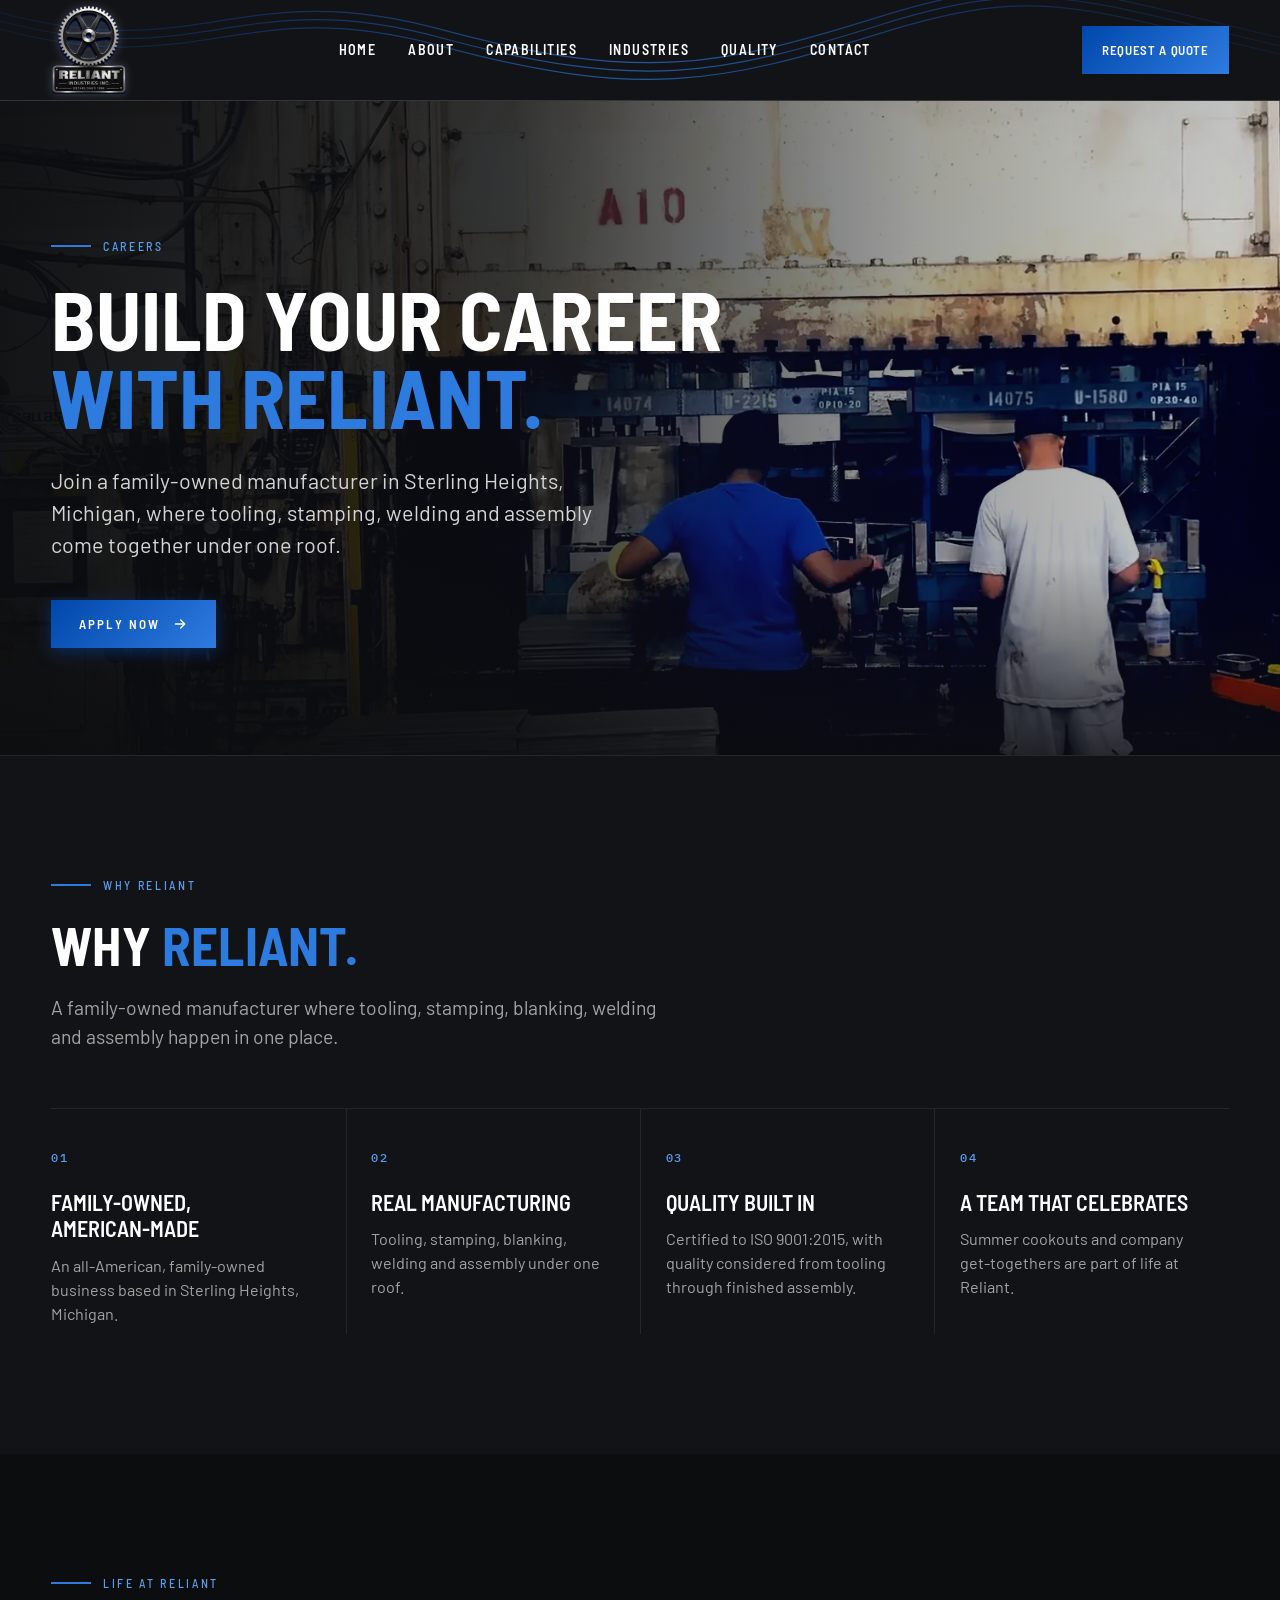
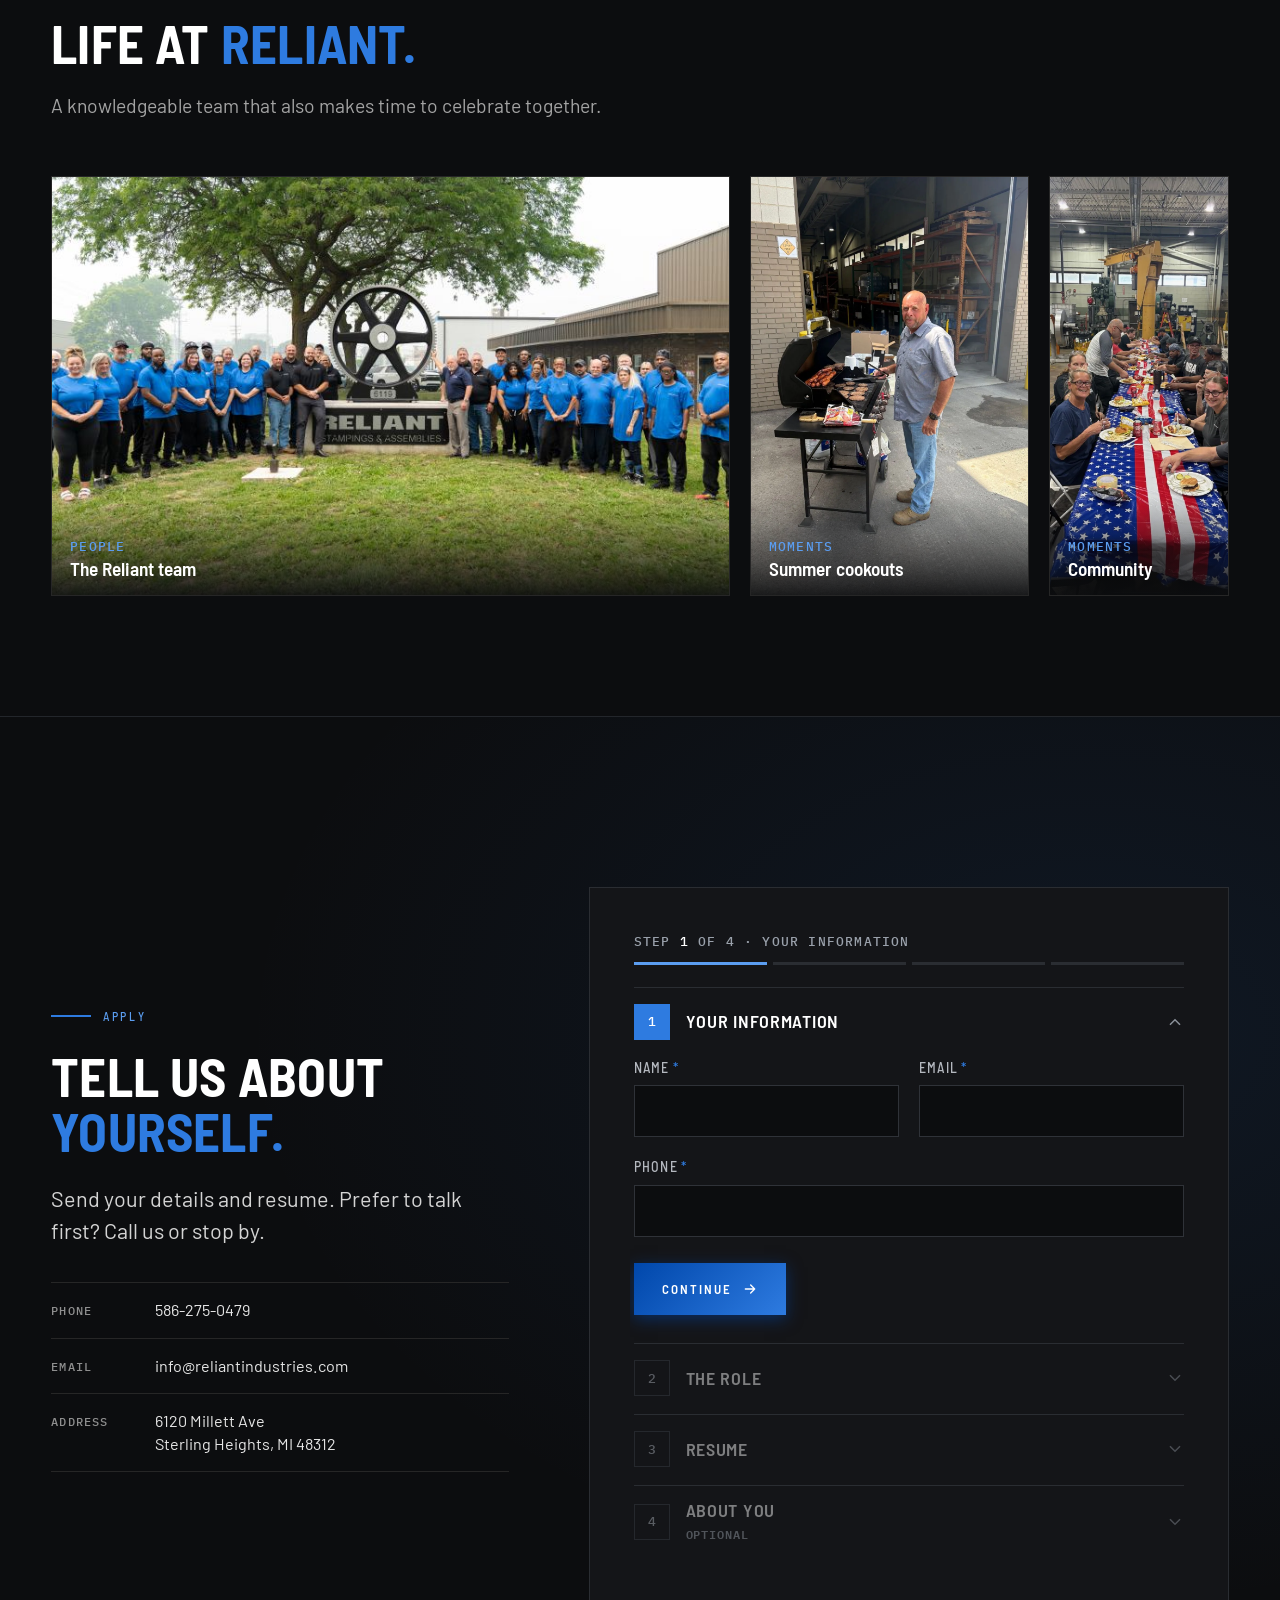
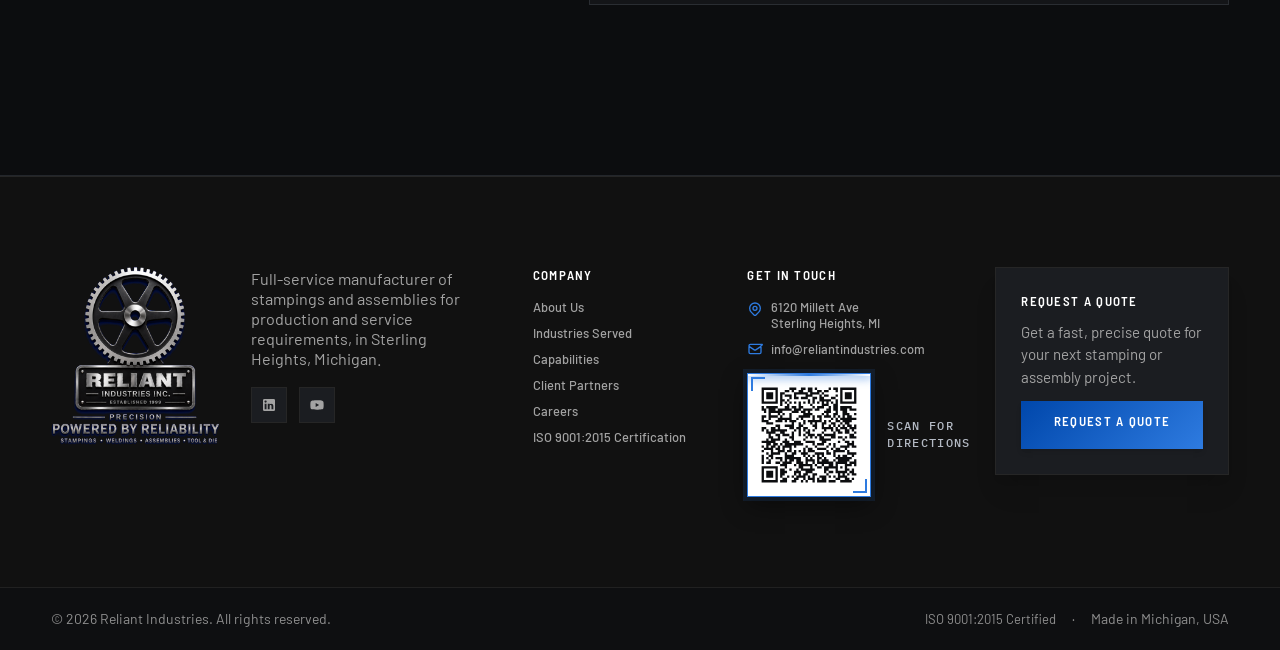
<file: pages/careers.html>
<!DOCTYPE html>
<html lang="en">
<head>
    <meta charset="UTF-8">
    <meta name="referrer" content="strict-origin-when-cross-origin">
    <meta name="viewport" content="width=device-width, initial-scale=1.0">
    <!-- SEO:start -->
    <title>Careers at Reliant Industries | Sterling Heights, MI</title>
    <meta name="description" content="Build a career at Reliant, a family-owned metal stamping manufacturer in Sterling Heights, MI. Send us your resume.">
    <meta name="robots" content="noindex, nofollow">
    <link rel="canonical" href="https://www.reliantindustries.com/pages/careers.html">
    <meta property="og:type" content="website">
    <meta property="og:site_name" content="Reliant Industries">
    <meta property="og:locale" content="en_US">
    <meta property="og:title" content="Careers at Reliant Industries | Sterling Heights, MI">
    <meta property="og:description" content="Build a career at Reliant, a family-owned metal stamping manufacturer in Sterling Heights, MI. Send us your resume.">
    <meta property="og:url" content="https://www.reliantindustries.com/pages/careers.html">
    <meta property="og:image" content="https://www.reliantindustries.com/assets/images/og/og-reliant.jpg">
    <meta property="og:image:width" content="1200">
    <meta property="og:image:height" content="630">
    <meta property="og:image:alt" content="Operators at a stamping press at Reliant Industries in Sterling Heights, Michigan">
    <meta name="twitter:card" content="summary_large_image">
    <meta name="twitter:title" content="Careers at Reliant Industries | Sterling Heights, MI">
    <meta name="twitter:description" content="Build a career at Reliant, a family-owned metal stamping manufacturer in Sterling Heights, MI. Send us your resume.">
    <meta name="twitter:image" content="https://www.reliantindustries.com/assets/images/og/og-reliant.jpg">
    <!-- SEO:end -->
    <!-- Favicon -->
    <link rel="icon" href="../favicon.ico" sizes="any">
    <link rel="icon" type="image/png" sizes="32x32" href="../assets/favicon/favicon-32x32.png">
    <link rel="icon" type="image/png" sizes="16x16" href="../assets/favicon/favicon-16x16.png">
    <link rel="apple-touch-icon" sizes="180x180" href="../assets/favicon/apple-touch-icon.png">
    <link rel="manifest" href="../assets/favicon/site.webmanifest">
    <meta name="theme-color" content="#111214">

    <!-- Tailwind CSS (via CDN) -->

    <!-- Google Fonts -->
    <link rel="preload" href="../assets/fonts/barlow-400.woff2" as="font" type="font/woff2" crossorigin>
    <link rel="preload" href="../assets/fonts/barlow-semi-condensed-700.woff2" as="font" type="font/woff2" crossorigin>
    <link rel="stylesheet" href="../assets/css/site.min.css?v=20261129">
    <!-- External Custom CSS -->
    <link rel="stylesheet" href="../assets/css/tailwind.css?v=20261102b">
    <!-- SEO-LD:start -->
    <script type="application/ld+json">{"@context":"https://schema.org","@graph":[{"@type":"LocalBusiness","@id":"https://www.reliantindustries.com/#organization","name":"Reliant Industries Inc.","foundingDate":"1999","alternateName":"Reliant Industries","url":"https://www.reliantindustries.com/","logo":"https://www.reliantindustries.com/assets/images/logo/reliant-logo-compact.webp","image":["https://www.reliantindustries.com/assets/images/og/og-reliant.jpg"],"description":"Family-owned metal stamping manufacturer in Sterling Heights, Michigan, providing blanking, tooling, welding and assembly.","slogan":"Powered by Reliability","telephone":"+1-586-275-0479","email":"sales@reliantindustries.com","address":{"@type":"PostalAddress","streetAddress":"6120 Millett Ave","addressLocality":"Sterling Heights","addressRegion":"MI","postalCode":"48312","addressCountry":"US"},"hasMap":"https://www.google.com/maps/search/?api=1&query=6120+Millett+Ave%2C+Sterling+Heights%2C+MI+48312","founder":{"@type":"Person","name":"Don Zack"},"knowsAbout":["Metal stamping","Blanking","Tool and die","Welding","Assembly"],"sameAs":["https://www.linkedin.com/in/reliant-industries-4bbb571b7/","https://www.youtube.com/@reliantindustries277"],"contactPoint":[{"@type":"ContactPoint","contactType":"sales","telephone":"+1-586-275-0479","email":"sales@reliantindustries.com","areaServed":"US","availableLanguage":"English"}]},{"@type":"WebPage","@id":"https://www.reliantindustries.com/pages/careers.html#webpage","url":"https://www.reliantindustries.com/pages/careers.html","name":"Careers at Reliant Industries | Sterling Heights, MI","description":"Build a career at Reliant, a family-owned metal stamping manufacturer in Sterling Heights, MI. Send us your resume.","inLanguage":"en-US","isPartOf":{"@id":"https://www.reliantindustries.com/#website"},"about":{"@id":"https://www.reliantindustries.com/#organization"},"primaryImageOfPage":{"@type":"ImageObject","url":"https://www.reliantindustries.com/assets/images/og/og-reliant.jpg"},"breadcrumb":{"@id":"https://www.reliantindustries.com/pages/careers.html#breadcrumb"}},{"@type":"BreadcrumbList","@id":"https://www.reliantindustries.com/pages/careers.html#breadcrumb","itemListElement":[{"@type":"ListItem","position":1,"name":"Home","item":"https://www.reliantindustries.com/"},{"@type":"ListItem","position":2,"name":"Careers","item":"https://www.reliantindustries.com/pages/careers.html"}]}]}</script>
    <!-- SEO-LD:end -->
</head>
<body>

<header class="header-nav">
    <div class="header-wave-background">
        <svg viewBox="0 0 1600 120" preserveAspectRatio="none">
            <defs>
                <linearGradient id="waveBlueHeader" x1="0" y1="0" x2="1" y2="0">
                    <stop offset="0%" stop-color="#0047AB" stop-opacity=".25"/>
                    <stop offset="50%" stop-color="#2E7BE0" stop-opacity=".95"/>
                    <stop offset="100%" stop-color="#0047AB" stop-opacity=".25"/>
                </linearGradient>
            </defs>
            <g fill="none" stroke="url(#waveBlueHeader)" stroke-width="1.5">
                <path d="M0 15 C250 80 300 -30 550 35 S900 80 1100 20 S1350 -10 1600 45"/>
                <path d="M0 25 C250 90 300 -20 550 45 S900 90 1100 30 S1350 0 1600 55"/>
                <path d="M0 35 C250 100 300 -10 550 55 S900 100 1100 40 S1350 10 1600 65"/>
            </g>
        </svg>
    </div>

    <div class="max-w-7xl mx-auto brand-bar flex items-center justify-between relative z-10 sp-container">
      <!-- Brand Logo -->
      <a href="../index.html" class="brand-logo" aria-label="Reliant Industries Inc., home">
        <img src="../assets/images/logo/reliant-logo-nav.webp" alt="Reliant Industries Inc." width="206" height="238">
      </a>

      <nav class="hidden md:flex space-x-6 lg:space-x-8 text-xs font-bold uppercase tracking-wider text-neutral-300">
        <a href="../index.html" class="nav-link-underline text-white font-bold uppercase tracking-wider">Home</a>
        <a href="about.html" class="nav-link-underline text-white font-bold uppercase tracking-wider">About</a>
        <a href="capabilities.html" class="nav-link-underline text-white font-bold uppercase tracking-wider">Capabilities</a>
        <a href="industries.html" class="nav-link-underline text-white font-bold uppercase tracking-wider">Industries</a>
        <a href="quality.html" class="nav-link-underline text-white font-bold uppercase tracking-wider">Quality</a>
        <a href="contact.html" class="nav-link-underline text-white font-bold uppercase tracking-wider">Contact</a>
      </nav>

      <div class="flex items-center gap-2">
        <a href="../index.html#rfq" class="hidden sm:inline-flex cobalt-btn text-white text-xs font-bold uppercase tracking-wider px-4 py-2.5 md:px-5 shadow whitespace-nowrap">
          Request a quote
        </a>

        <!-- Mobile Menu Button -->
        <button id="mobileMenuBtn" class="md:hidden text-white p-2 focus:outline-none focus:ring-2 focus:ring-[#2E7BE0]" aria-label="Toggle Navigation Menu" aria-expanded="false" aria-controls="mobileMenu">
          <svg id="hamburgerIcon" class="w-7 h-7" fill="none" stroke="currentColor" viewBox="0 0 24 24">
            <path stroke-linecap="round" stroke-linejoin="round" stroke-width="2" d="M4 6h16M4 12h16M4 18h16"></path>
          </svg>
          <svg id="closeIcon" class="w-7 h-7 hidden" fill="none" stroke="currentColor" viewBox="0 0 24 24">
            <path stroke-linecap="round" stroke-linejoin="round" stroke-width="2" d="M6 18L18 6M6 6l12 12"></path>
          </svg>
        </button>
      </div>
    </div>

    <!-- Mobile Dropdown Navigation Menu -->
    <nav id="mobileMenu" class="hidden md:hidden relative z-10 bg-[#111214] border-t border-neutral-800 px-6 py-5 space-y-1 text-sm font-bold uppercase tracking-wider text-neutral-300" aria-label="Mobile Navigation">
        <a href="../index.html" class="block hover:text-white transition py-2.5 border-b border-neutral-800">Home</a>
        <a href="about.html" class="block hover:text-white transition py-2.5 border-b border-neutral-800">About</a>
        <a href="capabilities.html" class="block hover:text-white transition py-2.5 border-b border-neutral-800">Capabilities</a>
        <a href="industries.html" class="block hover:text-white transition py-2.5 border-b border-neutral-800">Industries</a>
        <a href="quality.html" class="block hover:text-white transition py-2.5 border-b border-neutral-800">Quality</a>
        <a href="contact.html" class="block hover:text-white transition py-2.5">Contact</a>
        <div class="pt-4">
          <a href="../index.html#rfq" class="block w-full text-center cobalt-btn text-white text-xs font-bold uppercase tracking-widest py-3 shadow">
            Request a quote
          </a>
        </div>
    </nav>
</header>

<!-- Mobile Nav Toggle Script -->
<!-- =========================================================
     HERO
========================================================= -->

<main id="main">

<!-- =========================================================
     HERO
========================================================= -->
<section class="cr-hero" id="careers">
    <div class="cr-hero-media"><img src="../assets/images/about/hero-floor.webp" alt="" fetchpriority="high"></div>
    <div class="sp-container cr-hero-inner">
        <div class="cr-eyebrow"><i></i><span>Careers</span></div>
        <h1>Build your career <span class="b">with Reliant.</span></h1>
        <p class="lead sp-lead">Join a family-owned manufacturer in Sterling Heights, Michigan, where tooling, stamping, welding and assembly come together under one roof.</p>
        <div class="cr-actions">
            <a href="#apply" class="inline-flex items-center justify-center gap-3 cobalt-btn text-white font-extrabold text-xs uppercase tracking-[0.16em] px-7 py-4 transition">Apply now <svg class="w-4 h-4" fill="none" stroke="currentColor" viewBox="0 0 24 24" aria-hidden="true"><path stroke-linecap="round" stroke-linejoin="round" stroke-width="2" d="M5 12h14M13 6l6 6-6 6"/></svg></a>
        </div>
    </div>
</section>

<!-- =========================================================
     WHY RELIANT  (only facts Reliant already publishes — no pay, benefits or growth promises
     until the client supplies and approves them)
========================================================= -->
<section class="cr-why" id="why">
    <div class="sp-container">
        <div class="cr-head">
            <div class="cr-eyebrow"><i></i><span>Why Reliant</span></div>
            <h2>Why <span class="b">Reliant.</span></h2>
            <p>A family-owned manufacturer where tooling, stamping, blanking, welding and assembly happen in one place.</p>
        </div>
        <div class="cr-why-grid">
            <div class="cr-why-item"><span class="n">01</span><h3>Family-owned, American-made</h3><p>An all-American, family-owned business based in Sterling Heights, Michigan.</p></div>
            <div class="cr-why-item"><span class="n">02</span><h3>Real manufacturing</h3><p>Tooling, stamping, blanking, welding and assembly under one roof.</p></div>
            <div class="cr-why-item"><span class="n">03</span><h3>Quality built in</h3><p>Certified to ISO 9001:2015, with quality considered from tooling through finished assembly.</p></div>
            <div class="cr-why-item"><span class="n">04</span><h3>A team that celebrates</h3><p>Summer cookouts and company get-togethers are part of life at Reliant.</p></div>
        </div>
    </div>
</section>

<!-- =========================================================
     LIFE AT RELIANT  (real photographs already on the site)
========================================================= -->
<section class="cr-life" id="life">
    <div class="sp-container">
        <div class="cr-head">
            <div class="cr-eyebrow"><i></i><span>Life at Reliant</span></div>
            <h2>Life at <span class="b">Reliant.</span></h2>
            <p>A knowledgeable team that also makes time to celebrate together.</p>
        </div>
        <div class="cr-photos">
            <figure class="cr-photo team"><img src="../assets/images/team/managers.webp" alt="The Reliant team in front of the company sign" loading="lazy"><figcaption><span class="cat">People</span><span class="ttl">The Reliant team</span></figcaption></figure>
            <figure class="cr-photo cook"><img src="../assets/images/team/grilling.webp" alt="A Reliant team cookout" loading="lazy"><figcaption><span class="cat">Moments</span><span class="ttl">Summer cookouts</span></figcaption></figure>
            <figure class="cr-photo july"><img src="../assets/images/team/july4th.webp" alt="Reliant employees sharing a meal together" loading="lazy"><figcaption><span class="cat">Moments</span><span class="ttl">Community</span></figcaption></figure>
        </div>
    </div>
</section>

<!-- =========================================================
     APPLY  (demo form — nothing is sent yet; needs a form service / backend and a hiring email)
     TODO (client): hiring contact email; equal-opportunity wording if desired.
========================================================= -->
<section class="rfq-section sp-section--large" id="apply">
    <div class="sp-container">
        <div class="cr-apply-grid">
            <div class="cr-apply-copy">
                <div class="cr-eyebrow"><i></i><span>Apply</span></div>
                <h2>Tell us about <span class="b">yourself.</span></h2>
                <p class="sp-lead">Send your details and resume. Prefer to talk first? Call us or stop by.</p>
                <dl class="cr-contact">
                    <div><dt>Phone</dt><dd><a href="tel:+15862750479">586-275-0479</a></dd></div>
                    <div><dt>Email</dt><dd><a href="mailto:info@reliantindustries.com">info@reliantindustries.com</a></dd></div>
                    <div><dt>Address</dt><dd>6120 Millett Ave<br>Sterling Heights, MI 48312</dd></div>
                </dl>
            </div>

            <form class="rfq-card-v2" data-stepper data-form="careers" method="POST" enctype="multipart/form-data">
<noscript><p class="fl-noscript">JavaScript is needed to send this form. Please call <a href="tel:+15862750479">586-275-0479</a> or email <a href="mailto:info@reliantindustries.com">info@reliantindustries.com</a>.</p></noscript>
                <fieldset class="rfq-group" data-step>
                    <legend class="rfq-legend">Your Information</legend>
                    <div class="rfq-grid">
                        <div class="rfq-field"><label class="rfq-label" for="cr-name">Name<span class="req">*</span></label><input class="rfq-input" type="text" id="cr-name" autocapitalize="words" enterkeyhint="next" name="name" autocomplete="name" required></div>
                        <div class="rfq-field"><label class="rfq-label" for="cr-email">Email<span class="req">*</span></label><input class="rfq-input" type="email" id="cr-email" autocapitalize="off" spellcheck="false" inputmode="email" enterkeyhint="next" name="email" autocomplete="email" required></div>
                        <div class="rfq-field full"><label class="rfq-label" for="cr-phone">Phone<span class="req">*</span></label><input class="rfq-input" type="tel" id="cr-phone" required inputmode="tel" enterkeyhint="next" name="phone" autocomplete="tel"></div>
                    </div>
                </fieldset>
                <fieldset class="rfq-group" data-step>
                    <legend class="rfq-legend">The Role</legend>
                    <div class="rfq-grid">
                        <div class="rfq-field full"><label class="rfq-label" for="cr-position">Area of interest<span class="req">*</span></label>
                            <select class="rfq-select" id="cr-position" name="position" required>
                                <option value="">Select an area of interest</option>
                                <option selected>General application</option><option>Production / press operation</option><option>Tool room / die work</option><option>Quality</option><option>Shipping / receiving</option><option>Other</option>
                            </select>
                        </div>
                    </div>
                </fieldset>
                <fieldset class="rfq-group" data-step>
                    <legend class="rfq-legend">Resume</legend>
                    <div class="rfq-drop" id="cr-drop">
                        <input type="file" id="cr-files" name="resume" accept=".pdf,.doc,.docx" aria-label="Upload resume (required)" required>
                        <div class="rfq-drop-icon" aria-hidden="true"><svg width="22" height="22" viewBox="0 0 24 24" fill="none" stroke="currentColor" stroke-width="1.8" stroke-linecap="round" stroke-linejoin="round"><path d="M12 16V4M7 9l5-5 5 5"/><path d="M4 16v3a1 1 0 001 1h14a1 1 0 001-1v-3"/></svg></div>
                        <div>
                            <div class="rfq-drop-title">Upload your resume<span class="req" style="color:#5b9df0"> *</span></div>
                            <div class="rfq-drop-sub">Click to choose a file, or drag it here.</div>
                            <div class="rfq-types">PDF &middot; DOC &middot; DOCX</div>
                        </div>
                    </div>
                    <ul class="rfq-filelist" id="cr-filelist" aria-live="polite"></ul>
                </fieldset>
                <fieldset class="rfq-group" data-step>
                    <legend class="rfq-legend">About You</legend>
                    <textarea class="rfq-textarea" id="cr-about" name="about" aria-label="About you" placeholder="Your experience, the kind of work you&rsquo;re looking for, and when you could start."></textarea>
                </fieldset>
                <div class="rfq-submit-row">
                    <button type="submit" class="rfq-submit cobalt-btn font-bold">Submit Application <svg class="w-4 h-4" fill="none" stroke="currentColor" viewBox="0 0 24 24" aria-hidden="true"><path stroke-linecap="round" stroke-linejoin="round" stroke-width="2" d="M5 12h14M13 6l6 6-6 6"/></svg></button>
                    <p class="rfq-note">Your information is used only to review your application.</p>
                </div>
            </form>
        </div>
    </div>
</section>

</main>

<footer class="bg-[#111111] text-neutral-400 text-sm border-t border-neutral-800">
    <!-- MAIN FOOTER CONTENT -->
    <div class="max-w-7xl mx-auto sp-section--compact grid grid-cols-1 md:grid-cols-2 lg:grid-cols-5 gap-10 sp-container rl-footer-grid">
      
      <!-- BRAND & OVERVIEW (2 COLS) -->
      <div class="rl-footer-brand">
        <a href="../index.html" class="brand-full" aria-label="Reliant Industries Inc. - Precision, Powered by Reliability">
          <img src="../assets/images/logo/reliant-logo-full.webp" alt="Reliant Industries Inc. - Precision. Powered by Reliability. Stampings, Weldings, Assemblies, Tool and Die." width="276" height="293" loading="lazy">
        </a>
        
        <p class="text-neutral-400 text-xs sm:text-sm leading-relaxed max-w-sm">
          Full-service manufacturer of stampings and assemblies for production and service requirements, in Sterling Heights, Michigan.
        </p>

        <!-- SOCIAL LINKS -->
        <div class="pt-2 flex items-center space-x-3">
          <!-- LinkedIn -->
          <a href="https://www.linkedin.com/in/reliant-industries-4bbb571b7/" 
             target="_blank" 
             rel="noopener noreferrer" 
             aria-label="Reliant Industries on LinkedIn"
             class="w-9 h-9 bg-[#1B1D21] border border-neutral-800 flex items-center justify-center text-neutral-400 hover:text-white hover:border-[#2E7BE0] hover:bg-[#2E7BE0]/10 transition duration-300">
            <svg class="w-4 h-4 fill-current" viewBox="0 0 24 24">
              <path d="M19 3a2 2 0 0 1 2 2v14a2 2 0 0 1-2 2H5a2 2 0 0 1-2-2V5a2 2 0 0 1 2-2h14m-.5 15.5v-5.3a3.26 3.26 0 0 0-3.26-3.26c-.85 0-1.84.52-2.28 1.3v-1.11h-2.79v8.37h2.79v-4.93c0-.77.62-1.4 1.39-1.4a1.4 1.4 0 0 1 1.4 1.4v4.93h2.75M6.88 8.56a1.68 1.68 0 0 0 1.68-1.68c0-.93-.75-1.69-1.68-1.69a1.69 1.69 0 0 0-1.69 1.69c0 .93.76 1.68 1.69 1.68m1.39 9.94v-8.37H5.5v8.37h2.77z"/>
            </svg>
          </a>

          <!-- YouTube -->
          <a href="https://www.youtube.com/@reliantindustries277" 
             target="_blank" 
             rel="noopener noreferrer" 
             aria-label="Reliant Industries on YouTube"
             class="w-9 h-9 bg-[#1B1D21] border border-neutral-800 flex items-center justify-center text-neutral-400 hover:text-white hover:border-red-500 hover:bg-red-500/10 transition duration-300">
            <svg class="w-4 h-4 fill-current" viewBox="0 0 24 24">
              <path d="M10 15l5.19-3L10 9v6m11.56-7.83c.13.47.22 1.1.28 1.9.07.8.1 1.49.1 2.09L22 12c0 2.19-.16 3.8-.44 4.83-.25.9-.83 1.48-1.73 1.73-.47.13-1.33.22-2.65.28-1.3.07-2.49.1-3.59.1L12 19c-4.19 0-6.8-.16-7.83-.44-.9-.25-1.48-.83-1.73-1.73-.13-.47-.22-1.1-.28-1.9-.07-.8-.1-1.49-.1-2.09L2 12c0-2.19.16-3.8.44-4.83.25-.9.83-1.48 1.73-1.73.47-.13 1.33-.22 2.65-.28 1.3-.07 2.49-.1 3.59-.1L12 5c4.19 0 6.8.16 7.83.44.9.25 1.48.83 1.73 1.73z"/>
            </svg>
          </a>

        </div>
      </div>

      <!-- QUICK NAVIGATION -->
      <div class="space-y-4">
        <h4 class="text-xs font-bold uppercase tracking-widest text-white" aria-level="3">Company</h4>
        <ul class="space-y-2.5 text-xs font-medium ft-links">
          <li><a href="about.html" class="hover:text-white transition">About Us</a></li>
          <li><a href="industries.html" class="hover:text-white transition">Industries Served</a></li>
          <li><a href="../index.html#process" class="hover:text-white transition">Capabilities</a></li>
          <li><a href="../index.html#clients" class="hover:text-white transition">Client Partners</a></li>
          <li><a href="careers.html" class="hover:text-white transition">Careers</a></li>
          <li><a href="quality.html#iso-certification" class="hover:text-white transition">ISO 9001:2015 Certification</a></li>
        </ul>
      </div>

      <!-- CONTACT INFO -->
      <div class="space-y-4">
        <h4 class="text-xs font-bold uppercase tracking-widest text-white" aria-level="3">Get in Touch</h4>
        <ul class="space-y-2.5 text-xs font-medium">
          <li class="flex items-start space-x-2">
            <svg class="w-4 h-4 text-[#2E7BE0] flex-shrink-0 mt-0.5" fill="none" stroke="currentColor" viewBox="0 0 24 24"><path stroke-linecap="round" stroke-linejoin="round" stroke-width="2" d="M17.657 16.657L13.414 20.9a1.998 1.998 0 01-2.827 0l-4.244-4.243a8 8 0 1111.314 0z"/><path stroke-linecap="round" stroke-linejoin="round" stroke-width="2" d="M15 11a3 3 0 11-6 0 3 3 0 016 0z"/></svg>
            <span>6120 Millett Ave<br>Sterling Heights, MI</span>
          </li>
          <li>
            <a href="mailto:info@reliantindustries.com" class="hover:text-white transition flex items-center space-x-2">
              <svg class="w-4 h-4 text-[#2E7BE0] flex-shrink-0" fill="none" stroke="currentColor" viewBox="0 0 24 24"><path stroke-linecap="round" stroke-linejoin="round" stroke-width="2" d="M3 8l7.89 5.26a2 2 0 002.22 0L21 8M5 19h14a2 2 0 002-2V7a2 2 0 002-2H5a2 2 0 00-2 2v10a2 2 0 002 2z"/></svg>
              <span>info@reliantindustries.com</span>
            </a>
          </li>
          <li class="footer-qr">
            <a href="https://www.google.com/maps/search/?api=1&query=6120+Millett+Ave%2C+Sterling+Heights%2C+MI+48312" target="_blank" rel="noopener" aria-label="Open directions to Reliant Industries in Google Maps">
              <img src="../assets/images/qr-facility.svg" alt="QR code linking to directions to Reliant Industries, 6120 Millett Ave, Sterling Heights, MI" width="104" height="104" loading="lazy">
              <i class="qr-scan" aria-hidden="true"></i>
            </a>
            <span>Scan for directions</span>
          </li>
        </ul>
      </div>

      <!-- CTA CARD -->
      <div class="bg-[#1B1D21] border border-neutral-800 space-y-3 shadow-xl sp-card-sm">
        <h4 class="text-xs font-bold uppercase tracking-widest text-white" aria-level="3">Request a Quote</h4>
        <p class="text-xs text-neutral-400 leading-relaxed">
          Get a fast, precise quote for your next stamping or assembly project.
        </p>
        <a href="../index.html#rfq" class="cobalt-btn text-white text-xs font-bold uppercase tracking-widest px-4 py-3 block text-center shadow-md transition">
          Request a Quote
        </a>
      </div>

    </div>

    <!-- BOTTOM BAR -->
    <div class="border-t border-neutral-800/80 bg-[#0E0F11]">
      <div class="max-w-7xl mx-auto py-5 flex flex-col sm:flex-row items-center justify-between text-xs text-neutral-500 gap-3 sp-container ft-bar">
        <p>&copy; 2026 Reliant Industries. All rights reserved.</p>
        <div class="flex items-center space-x-4">
          <a href="quality.html#iso-certification" class="hover:text-neutral-300 transition">ISO 9001:2015 Certified</a>
          <span>&middot;</span>
          <span>Made in Michigan, USA</span>
        </div>
      </div>
    </div>
  </footer>

  <script src="../assets/js/nda.js?v=20261102b" defer></script>

<script src="../assets/js/careers.js?v=20261102b" defer></script>
<script src="../assets/js/site.js?v=20261102b" defer></script>
<script src="../assets/js/stepper.js?v=20261102b" defer></script>
<script src="../assets/js/forms-config.js?v=20261102b" defer></script>
<script src="../assets/js/forms.js?v=20261102b" defer></script>
</body>
</html>
</file>
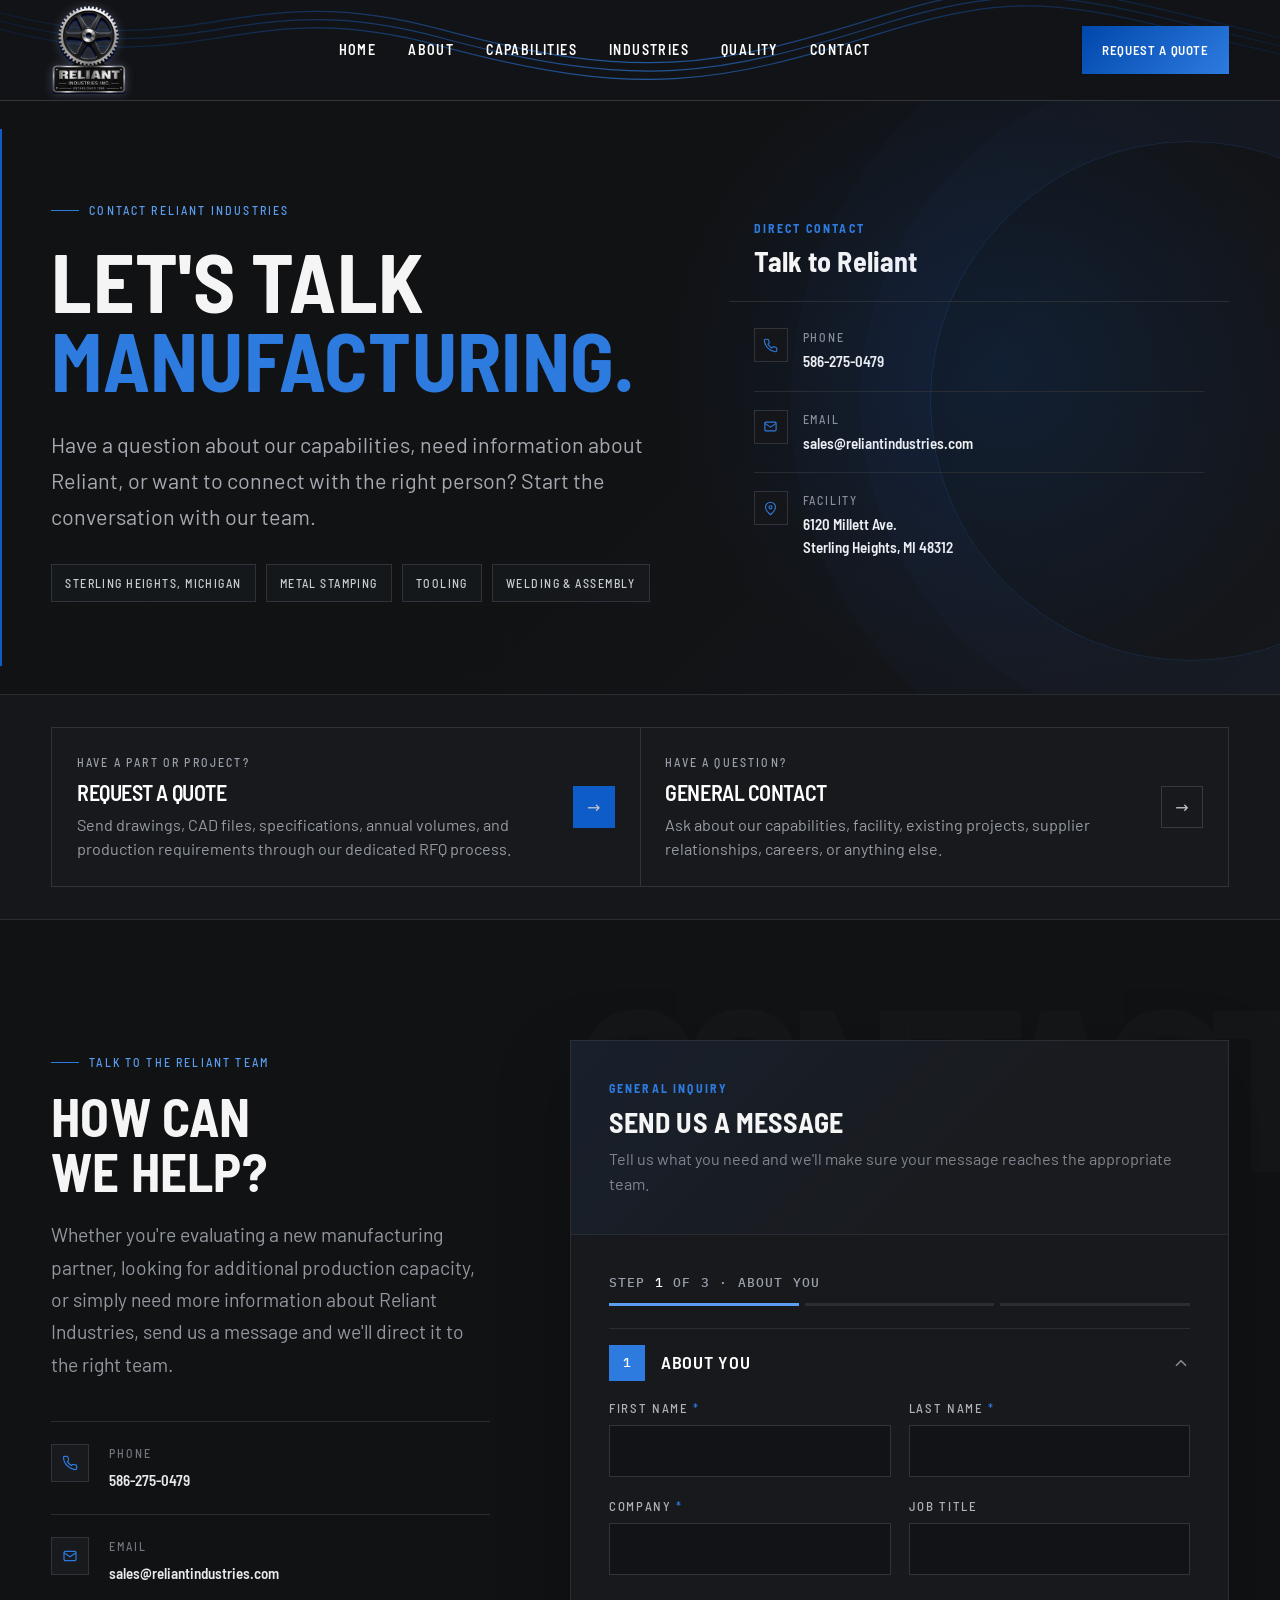
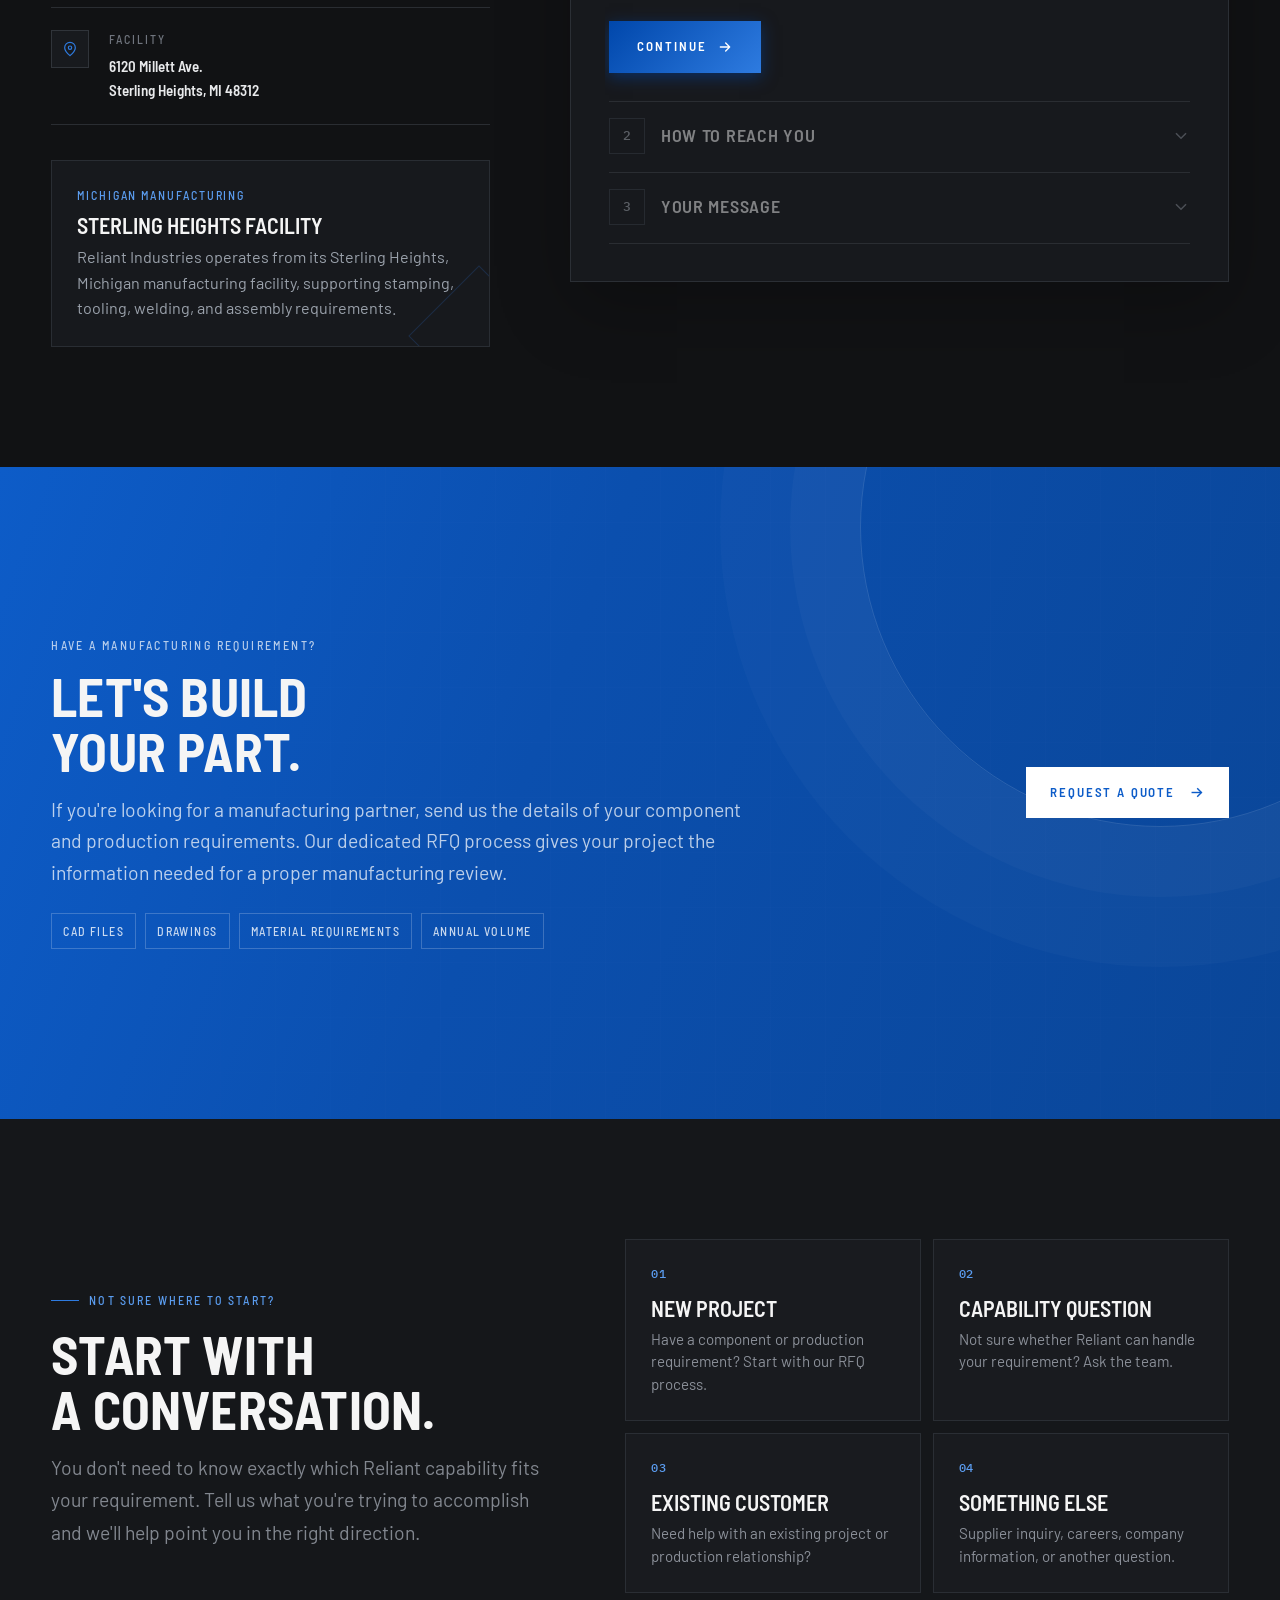
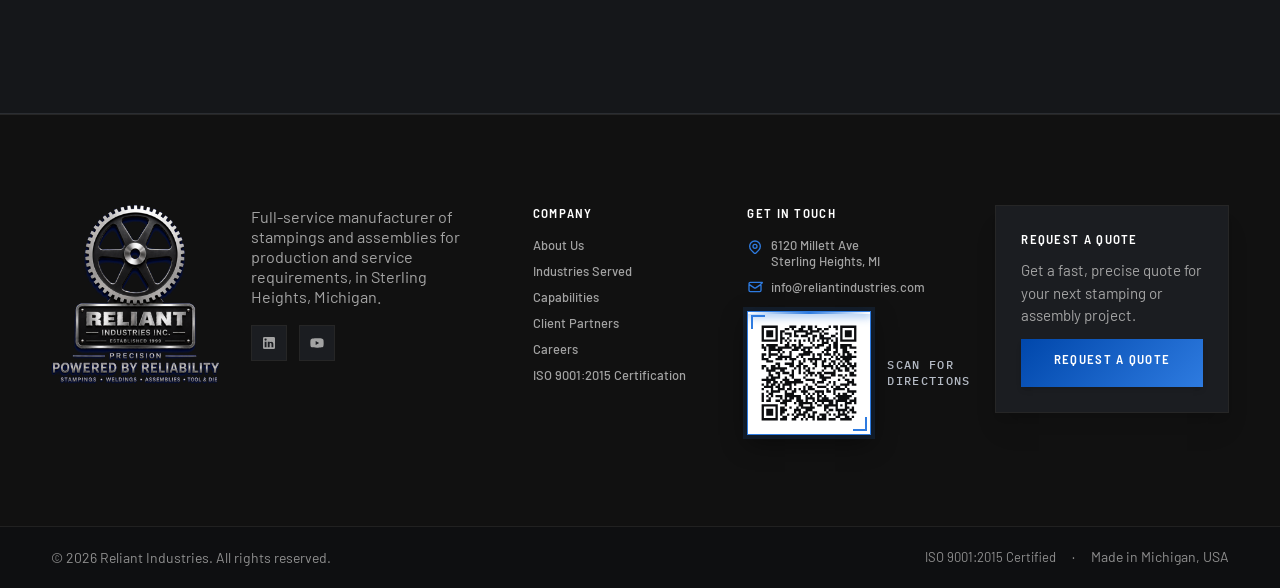
<file: pages/contact.html>
<!DOCTYPE html>
<html lang="en">
<head>
    <meta charset="UTF-8">
    <meta name="referrer" content="strict-origin-when-cross-origin">
    <meta name="viewport" content="width=device-width, initial-scale=1.0">
    <!-- SEO:start -->
    <title>Contact Reliant Industries | Sterling Heights, Michigan</title>
    <meta name="description" content="Contact Reliant Industries, a Sterling Heights, MI stamping manufacturer, at 6120 Millett Ave. Call 586-275-0479 or email sales@reliantindustries.com.">
    <meta name="robots" content="noindex, nofollow">
    <link rel="canonical" href="https://www.reliantindustries.com/pages/contact.html">
    <meta property="og:type" content="website">
    <meta property="og:site_name" content="Reliant Industries">
    <meta property="og:locale" content="en_US">
    <meta property="og:title" content="Contact Reliant Industries | Sterling Heights, Michigan">
    <meta property="og:description" content="Contact Reliant Industries, a Sterling Heights, MI stamping manufacturer, at 6120 Millett Ave. Call 586-275-0479 or email sales@reliantindustries.com.">
    <meta property="og:url" content="https://www.reliantindustries.com/pages/contact.html">
    <meta property="og:image" content="https://www.reliantindustries.com/assets/images/og/og-reliant.jpg">
    <meta property="og:image:width" content="1200">
    <meta property="og:image:height" content="630">
    <meta property="og:image:alt" content="Operators at a stamping press at Reliant Industries in Sterling Heights, Michigan">
    <meta name="twitter:card" content="summary_large_image">
    <meta name="twitter:title" content="Contact Reliant Industries | Sterling Heights, Michigan">
    <meta name="twitter:description" content="Contact Reliant Industries, a Sterling Heights, MI stamping manufacturer, at 6120 Millett Ave. Call 586-275-0479 or email sales@reliantindustries.com.">
    <meta name="twitter:image" content="https://www.reliantindustries.com/assets/images/og/og-reliant.jpg">
    <!-- SEO:end -->
    <!-- Favicon -->
    <link rel="icon" href="../favicon.ico" sizes="any">
    <link rel="icon" type="image/png" sizes="32x32" href="../assets/favicon/favicon-32x32.png">
    <link rel="icon" type="image/png" sizes="16x16" href="../assets/favicon/favicon-16x16.png">
    <link rel="apple-touch-icon" sizes="180x180" href="../assets/favicon/apple-touch-icon.png">
    <link rel="manifest" href="../assets/favicon/site.webmanifest">
    <meta name="theme-color" content="#111214">

    <!-- Tailwind CSS (via CDN) -->

    <!-- Google Fonts -->
    <link rel="preload" href="../assets/fonts/barlow-400.woff2" as="font" type="font/woff2" crossorigin>
    <link rel="preload" href="../assets/fonts/barlow-semi-condensed-700.woff2" as="font" type="font/woff2" crossorigin>
    <link rel="stylesheet" href="../assets/css/site.min.css?v=20261129">
    <!-- External Custom CSS -->
    <link rel="stylesheet" href="../assets/css/tailwind.css?v=20261102b">
    <!-- SEO-LD:start -->
    <script type="application/ld+json">{"@context":"https://schema.org","@graph":[{"@type":"LocalBusiness","@id":"https://www.reliantindustries.com/#organization","name":"Reliant Industries Inc.","foundingDate":"1999","alternateName":"Reliant Industries","url":"https://www.reliantindustries.com/","logo":"https://www.reliantindustries.com/assets/images/logo/reliant-logo-compact.webp","image":["https://www.reliantindustries.com/assets/images/og/og-reliant.jpg"],"description":"Family-owned metal stamping manufacturer in Sterling Heights, Michigan, providing blanking, tooling, welding and assembly.","slogan":"Powered by Reliability","telephone":"+1-586-275-0479","email":"sales@reliantindustries.com","address":{"@type":"PostalAddress","streetAddress":"6120 Millett Ave","addressLocality":"Sterling Heights","addressRegion":"MI","postalCode":"48312","addressCountry":"US"},"hasMap":"https://www.google.com/maps/search/?api=1&query=6120+Millett+Ave%2C+Sterling+Heights%2C+MI+48312","founder":{"@type":"Person","name":"Don Zack"},"knowsAbout":["Metal stamping","Blanking","Tool and die","Welding","Assembly"],"sameAs":["https://www.linkedin.com/in/reliant-industries-4bbb571b7/","https://www.youtube.com/@reliantindustries277"],"contactPoint":[{"@type":"ContactPoint","contactType":"sales","telephone":"+1-586-275-0479","email":"sales@reliantindustries.com","areaServed":"US","availableLanguage":"English"}]},{"@type":"ContactPage","@id":"https://www.reliantindustries.com/pages/contact.html#webpage","url":"https://www.reliantindustries.com/pages/contact.html","name":"Contact Reliant Industries | Sterling Heights, Michigan","description":"Contact Reliant Industries at 6120 Millett Ave, Sterling Heights, MI 48312. Call 586-275-0479 or email sales@reliantindustries.com.","inLanguage":"en-US","isPartOf":{"@id":"https://www.reliantindustries.com/#website"},"about":{"@id":"https://www.reliantindustries.com/#organization"},"primaryImageOfPage":{"@type":"ImageObject","url":"https://www.reliantindustries.com/assets/images/og/og-reliant.jpg"},"breadcrumb":{"@id":"https://www.reliantindustries.com/pages/contact.html#breadcrumb"}},{"@type":"BreadcrumbList","@id":"https://www.reliantindustries.com/pages/contact.html#breadcrumb","itemListElement":[{"@type":"ListItem","position":1,"name":"Home","item":"https://www.reliantindustries.com/"},{"@type":"ListItem","position":2,"name":"Contact","item":"https://www.reliantindustries.com/pages/contact.html"}]}]}</script>
    <!-- SEO-LD:end -->
</head>
<body>

<header class="header-nav">
    <div class="header-wave-background">
        <svg viewBox="0 0 1600 120" preserveAspectRatio="none">
            <defs>
                <linearGradient id="waveBlueHeader" x1="0" y1="0" x2="1" y2="0">
                    <stop offset="0%" stop-color="#0047AB" stop-opacity=".25"/>
                    <stop offset="50%" stop-color="#2E7BE0" stop-opacity=".95"/>
                    <stop offset="100%" stop-color="#0047AB" stop-opacity=".25"/>
                </linearGradient>
            </defs>
            <g fill="none" stroke="url(#waveBlueHeader)" stroke-width="1.5">
                <path d="M0 15 C250 80 300 -30 550 35 S900 80 1100 20 S1350 -10 1600 45"/>
                <path d="M0 25 C250 90 300 -20 550 45 S900 90 1100 30 S1350 0 1600 55"/>
                <path d="M0 35 C250 100 300 -10 550 55 S900 100 1100 40 S1350 10 1600 65"/>
            </g>
        </svg>
    </div>

    <div class="max-w-7xl mx-auto brand-bar flex items-center justify-between relative z-10 sp-container">
      <!-- Brand Logo -->
      <a href="../index.html" class="brand-logo" aria-label="Reliant Industries Inc., home">
        <img src="../assets/images/logo/reliant-logo-nav.webp" alt="Reliant Industries Inc." width="206" height="238">
      </a>

      <nav class="hidden md:flex space-x-6 lg:space-x-8 text-xs font-bold uppercase tracking-wider text-neutral-300">
        <a href="../index.html" class="nav-link-underline text-white font-bold uppercase tracking-wider">Home</a>
        <a href="about.html" class="nav-link-underline text-white font-bold uppercase tracking-wider">About</a>
        <a href="capabilities.html" class="nav-link-underline text-white font-bold uppercase tracking-wider">Capabilities</a>
        <a href="industries.html" class="nav-link-underline text-white font-bold uppercase tracking-wider">Industries</a>
        <a href="quality.html" class="nav-link-underline text-white font-bold uppercase tracking-wider">Quality</a>
        <a href="contact.html" class="nav-link-underline text-white font-bold uppercase tracking-wider">Contact</a>
      </nav>

      <div class="flex items-center gap-2">
        <a href="../index.html#rfq" class="hidden sm:inline-flex cobalt-btn text-white text-xs font-bold uppercase tracking-wider px-4 py-2.5 md:px-5 shadow whitespace-nowrap">
          Request a quote
        </a>

        <!-- Mobile Menu Button -->
        <button id="mobileMenuBtn" class="md:hidden text-white p-2 focus:outline-none focus:ring-2 focus:ring-[#2E7BE0]" aria-label="Toggle Navigation Menu" aria-expanded="false" aria-controls="mobileMenu">
          <svg id="hamburgerIcon" class="w-7 h-7" fill="none" stroke="currentColor" viewBox="0 0 24 24">
            <path stroke-linecap="round" stroke-linejoin="round" stroke-width="2" d="M4 6h16M4 12h16M4 18h16"></path>
          </svg>
          <svg id="closeIcon" class="w-7 h-7 hidden" fill="none" stroke="currentColor" viewBox="0 0 24 24">
            <path stroke-linecap="round" stroke-linejoin="round" stroke-width="2" d="M6 18L18 6M6 6l12 12"></path>
          </svg>
        </button>
      </div>
    </div>

    <!-- Mobile Dropdown Navigation Menu -->
    <nav id="mobileMenu" class="hidden md:hidden relative z-10 bg-[#111214] border-t border-neutral-800 px-6 py-5 space-y-1 text-sm font-bold uppercase tracking-wider text-neutral-300" aria-label="Mobile Navigation">
        <a href="../index.html" class="block hover:text-white transition py-2.5 border-b border-neutral-800">Home</a>
        <a href="about.html" class="block hover:text-white transition py-2.5 border-b border-neutral-800">About</a>
        <a href="capabilities.html" class="block hover:text-white transition py-2.5 border-b border-neutral-800">Capabilities</a>
        <a href="industries.html" class="block hover:text-white transition py-2.5 border-b border-neutral-800">Industries</a>
        <a href="quality.html" class="block hover:text-white transition py-2.5 border-b border-neutral-800">Quality</a>
        <a href="contact.html" class="block hover:text-white transition py-2.5">Contact</a>
        <div class="pt-4">
          <a href="../index.html#rfq" class="block w-full text-center cobalt-btn text-white text-xs font-bold uppercase tracking-widest py-3 shadow">
            Request a quote
          </a>
        </div>
    </nav>
</header>

<!-- Mobile Nav Toggle Script -->
<style>
    /* =========================================================
       RELIANT CONTACT PAGE
       ========================================================= */

    :root {
        --contact-bg: #111214;
        --contact-surface: #17191d;
        --contact-surface-2: #1b1d21;
        --contact-border: #2a2d32;
        --contact-blue: #0D5CC8;
        --contact-blue-light: #2E7BE0;
        --contact-text: #f5f5f5;
        --contact-muted: #92979f;
        --contact-soft: #c7cbd1;
    }

    .contact-page {
        background: var(--contact-bg);
        color: var(--contact-text);
        overflow: hidden;
    }

    /* =========================================================
       GLOBAL
       ========================================================= */

    .contact-container {
        width: min(calc(var(--container) - 2 * var(--gutter)), calc(100% - 2 * var(--gutter)));
        margin: 0 auto;
    }

    .contact-eyebrow {
        display: inline-flex;
        align-items: center;
        gap: 10px;
        color: var(--contact-blue-light);
        font-size: var(--fs-eyebrow);
        font-weight: 800;
        letter-spacing: .18em;
        text-transform: uppercase;
    }

    .contact-eyebrow::before {
        content: "";
        width: 28px;
        height: 1px;
        background: var(--contact-blue-light);
        display: inline-block;
    }

    .contact-section-title {
        font-size: var(--fs-h2);
        line-height: .98;
        letter-spacing: -.04em;
        font-weight: 900;
        text-transform: uppercase;
        margin: 18px 0 20px;
    }

    .contact-section-copy {
        color: var(--contact-muted);
        line-height: 1.75;
        max-width: 650px;
        font-size: var(--fs-body);
    }

    /* =========================================================
       HERO
       ========================================================= */

    .contact-hero {
        position: relative;
        min-height: 66vh;
        display: flex;
        align-items: center;
        border-bottom: 1px solid var(--contact-border);
        background:
            radial-gradient(circle at 78% 45%, rgba(13, 92, 200, .16), transparent 32%),
            linear-gradient(135deg, #111214 0%, #111214 52%, #15171b 100%);
        overflow: hidden;
    }

    .contact-hero::before {
        content: "";
        position: absolute;
        inset: 0;
        opacity: .22;
        pointer-events: none;
        background-image:
            linear-gradient(rgba(255,255,255,.035) 1px, transparent 1px),
            linear-gradient(90deg, rgba(255,255,255,.035) 1px, transparent 1px);
        background-size: 72px 72px;
        mask-image: linear-gradient(to right, black, transparent 80%);
        -webkit-mask-image: linear-gradient(to right, black, transparent 80%);
    }

    .contact-hero::after {
        content: "";
        position: absolute;
        width: 520px;
        height: 520px;
        right: -170px;
        top: 300px;                 /* fixed, so it does not jump when the hero's height changes as fonts load */
        transform: translateY(-50%);
        border: 1px solid rgba(46,123,224,.18);
        border-radius: 50%;
        box-shadow:
            0 0 0 70px rgba(46,123,224,.025),
            0 0 0 140px rgba(46,123,224,.018);
        pointer-events: none;
    }

    /* .contact-hero-inner {
        position: relative;
        z-index: 2;
        display: grid;
        grid-template-columns: minmax(0, 1.1fr) minmax(360px, .9fr);
        gap: 80px;
        align-items: center;
        padding: var(--hero-top) 0 var(--hero-bottom);
    }

    .contact-hero h1 {
        font-size: clamp(3rem, 7vw, 6.5rem);
        line-height: .9;
        letter-spacing: -.055em;
        font-weight: 900;
        text-transform: uppercase;
        margin: 22px 0 28px;
    } */

    .contact-hero-inner {
    display: grid;
    grid-template-columns: minmax(0, 1fr) 500px;
    gap: 70px;
    align-items: center;
}

.contact-hero h1 {
    font-size: clamp(3.5rem, 5.8vw, 5.8rem);
    max-width: 760px;
}

    .contact-hero h1 span {
        color: var(--contact-blue-light);
    }

    .contact-hero-copy {
        color: #a5a9b0;
        font-size: var(--fs-lead);
        line-height: 1.8;
        max-width: 650px;
    }

    .contact-hero-meta {
        display: flex;
        flex-wrap: wrap;
        gap: 10px;
        margin-top: 30px;
    }

    .contact-meta-chip {
        border: 1px solid #30343a;
        background: rgba(23,25,29,.8);
        padding: 9px 13px;
        color: #c8ccd1;
        font-size: var(--fs-eyebrow);
        font-weight: 800;
        text-transform: uppercase;
        letter-spacing: .12em;
    }

    /* =========================================================
       HERO CONTACT PANEL
       ========================================================= */

    /* .hero-contact-panel {
        position: relative;
        background: rgba(23,25,29,.88);
        border: 1px solid #30343a;
        box-shadow: 0 30px 80px rgba(0,0,0,.35);
    } */
    .hero-contact-panel {
    width: 100%;
    max-width: 500px;
    justify-self: end;
}

    .hero-contact-panel::before {
        content: "";
        position: absolute;
        left: -1px;
        top: 28px;
        bottom: 28px;
        width: 3px;
        background: var(--contact-blue);
    }

    .hero-panel-header {
        padding: var(--card-pad-sm);
        border-bottom: 1px solid var(--contact-border);
    }

    .hero-panel-header span {
        display: block;
        color: var(--contact-blue-light);
        font-size: var(--fs-eyebrow);
        font-weight: 800;
        text-transform: uppercase;
        letter-spacing: .18em;
        margin-bottom: 8px;
    }

    .hero-panel-header h2 {
        font-size: 22px;
        font-weight: 800;
        margin: 0;
    }

    .hero-panel-body {
        padding: 8px var(--card-pad-sm) var(--card-pad-sm);
    }

    .hero-contact-row {
        display: grid;
        grid-template-columns: 34px 1fr;
        gap: 15px;
        padding: 18px 0;
        border-bottom: 1px solid #282b30;
    }

    .hero-contact-row:last-child {
        border-bottom: 0;
    }

    .hero-contact-icon {
        width: 34px;
        height: 34px;
        border: 1px solid #30343a;
        display: flex;
        align-items: center;
        justify-content: center;
        color: var(--contact-blue-light);
        font-size: 13px;
        background: #14161a;
    }

    .hero-contact-label {
        color: #8b9099;
        font-size: var(--fs-eyebrow);
        font-weight: 800;
        text-transform: uppercase;
        letter-spacing: .15em;
        margin-bottom: 4px;
    }

    .hero-contact-value {
        color: #f1f2f3;
        font-size: var(--fs-small);
        line-height: 1.5;
        font-weight: 600;
    }

    .hero-contact-value a {
        color: inherit;
        text-decoration: none;
        transition: color .2s ease;
    }

    .hero-contact-value a:hover {
        color: var(--contact-blue-light);
    }

    /* =========================================================
       PATH SELECTION
       ========================================================= */

    .contact-paths {
        background: #15171a;
        border-bottom: 1px solid var(--contact-border);
        padding: var(--strip-y) 0;
    }

    .contact-paths-inner {
        display: grid;
        grid-template-columns: 1fr 1fr;
        gap: 1px;
        background: #30343a;
        border: 1px solid #30343a;
    }

    .contact-path {
        position: relative;
        padding: var(--card-pad-sm);
        background: #17191d;
        display: flex;
        justify-content: space-between;
        gap: 30px;
        align-items: center;
        text-decoration: none;
        color: white;
        transition:
            background .25s ease,
            transform .25s ease;
    }

    .contact-path:hover {
        background: #1b1e23;
    }

    .contact-path.primary:hover {
        background: #172238;
    }

    .contact-path-content {
        min-width: 0;
    }

    .contact-path-label {
        color: #747a83;
        font-size: var(--fs-eyebrow);
        font-weight: 800;
        text-transform: uppercase;
        letter-spacing: .18em;
        margin-bottom: 8px;
    }

    .contact-path h3 {
        margin: 0 0 8px;
        font-size: 21px;
        font-weight: 850;
        text-transform: uppercase;
        letter-spacing: -.02em;
    }

    .contact-path p {
        margin: 0;
        color: #969ba3;
        font-size: var(--fs-small);
        line-height: 1.6;
        max-width: 500px;
    }

    .contact-path-arrow {
        flex: 0 0 auto;
        width: 42px;
        height: 42px;
        border: 1px solid #353941;
        display: flex;
        align-items: center;
        justify-content: center;
        color: #bfc3c8;
        transition: all .25s ease;
    }

    .contact-path:hover .contact-path-arrow {
        border-color: var(--contact-blue-light);
        color: white;
        transform: translateX(4px);
    }

    .contact-path.primary .contact-path-arrow {
        background: var(--contact-blue);
        border-color: var(--contact-blue);
    }

    /* =========================================================
       MAIN CONTACT SECTION
       ========================================================= */

    .contact-main {
        position: relative;
        padding: var(--section-y) 0;
        background: #111214;
    }

    .contact-main::before {
        content: "CONTACT";
        position: absolute;
        top: 45px;
        right: -30px;
        font-size: clamp(7rem, 18vw, 16rem);
        line-height: 1;
        font-weight: 900;
        letter-spacing: -.08em;
        color: rgba(255,255,255,.018);
        pointer-events: none;
        user-select: none;
    }

    .contact-main-grid {
        position: relative;
        z-index: 2;
        display: grid;
        grid-template-columns: .8fr 1.2fr;
        gap: 80px;
        align-items: start;
    }

    /* =========================================================
       CONTACT DETAILS
       ========================================================= */

    .contact-details {
        padding-top: 5px;
    }

    .contact-details h2 {
        margin: 18px 0 20px;
        font-size: clamp(2rem, 4vw, 3.2rem);
        line-height: 1;
        letter-spacing: -.045em;
        font-weight: 900;
        text-transform: uppercase;
    }

    .contact-details > p {
        color: var(--contact-muted);
        line-height: 1.8;
        font-size: var(--fs-body);
        margin-bottom: 40px;
    }

    .detail-list {
        border-top: 1px solid var(--contact-border);
    }

    .detail-item {
        display: grid;
        grid-template-columns: 42px 1fr;
        gap: 16px;
        padding: 22px 0;
        border-bottom: 1px solid var(--contact-border);
    }

    .detail-icon {
        width: 38px;
        height: 38px;
        border: 1px solid #30343a;
        background: #181a1e;
        display: flex;
        align-items: center;
        justify-content: center;
        color: var(--contact-blue-light);
        font-size: 13px;
    }

    .detail-label {
        color: #70757e;
        font-size: var(--fs-eyebrow);
        text-transform: uppercase;
        font-weight: 800;
        letter-spacing: .16em;
        margin-bottom: 6px;
    }

    .detail-value {
        color: #e8e9eb;
        font-size: var(--fs-small);
        font-weight: 600;
        line-height: 1.6;
    }

    .detail-value a {
        color: inherit;
        text-decoration: none;
    }

    .detail-value a:hover {
        color: var(--contact-blue-light);
    }

    /* =========================================================
       FACILITY CARD
       ========================================================= */

    .facility-card {
        margin-top: 35px;
        padding: var(--card-pad-sm);
        background: #17191d;
        border: 1px solid #292d33;
        position: relative;
        overflow: hidden;
    }

    .facility-card::after {
        content: "";
        position: absolute;
        width: 100px;
        height: 100px;
        right: -40px;
        bottom: -40px;
        border: 1px solid rgba(46,123,224,.2);
        transform: rotate(45deg);
    }

    .facility-card-label {
        color: var(--contact-blue-light);
        font-size: var(--fs-eyebrow);
        font-weight: 800;
        letter-spacing: .16em;
        text-transform: uppercase;
    }

    .facility-card h3 {
        margin: 8px 0 6px;
        font-size: 18px;
        font-weight: 800;
        text-transform: uppercase;
    }

    .facility-card p {
        margin: 0;
        color: #777c84;
        font-size: var(--fs-small);
        line-height: 1.7;
    }

    /* =========================================================
       FORM
       ========================================================= */

    .contact-form-card {
        background: #17191d;
        border: 1px solid #2b2f35;
        box-shadow: 0 25px 70px rgba(0,0,0,.24);
    }

    .contact-form-header {
        padding: var(--card-pad);
        border-bottom: 1px solid #292d33;
        background:
            linear-gradient(135deg, rgba(13,92,200,.08), transparent 60%),
            #191b1f;
    }

    .contact-form-header span {
        display: block;
        color: var(--contact-blue-light);
        font-size: var(--fs-eyebrow);
        font-weight: 800;
        letter-spacing: .18em;
        text-transform: uppercase;
        margin-bottom: 9px;
    }

    .contact-form-header h2 {
        margin: 0 0 8px;
        font-size: 28px;
        line-height: 1;
        font-weight: 900;
        text-transform: uppercase;
        letter-spacing: -.035em;
    }

    .contact-form-header p {
        margin: 0;
        color: #80858d;
        font-size: var(--fs-small);
        line-height: 1.7;
    }

    .contact-form {
        padding: var(--card-pad);
    }

    .contact-form-row {
        display: grid;
        grid-template-columns: 1fr 1fr;
        gap: 18px;
    }

    .contact-form-group {
        margin-bottom: 20px;
    }

    .contact-form-group label {
        display: block;
        color: #aeb2b8;
        font-size: var(--fs-eyebrow);
        font-weight: 800;
        text-transform: uppercase;
        letter-spacing: .14em;
        margin-bottom: 8px;
    }

    .contact-form-group label span {
        color: var(--contact-blue-light);
    }

    .contact-form-group input,
    .contact-form-group select,
    .contact-form-group textarea {
        width: 100%;
        box-sizing: border-box;
        border: 1px solid #30343a;
        background: #111316;
        color: #f4f4f5;
        border-radius: 0;
        outline: none;
        font-family: inherit;
        font-size: 16px;
        padding: 13px 14px;
        transition:
            border-color .2s ease,
            box-shadow .2s ease,
            background .2s ease;
    }

    .contact-form-group input,
    .contact-form-group select {
        height: 52px;
        padding-top: 0;
        padding-bottom: 0;
        line-height: normal;
    }

    .contact-form-group textarea {
        min-height: 145px;
        resize: vertical;
        line-height: 1.6;
    }

    .contact-form-group input::placeholder,
    .contact-form-group textarea::placeholder {
        color: #7c828b;
    }

    .contact-form-group select {
        color: #c7cbd0;
        appearance: none;
        -webkit-appearance: none;
        background-image:
            linear-gradient(45deg, transparent 50%, #777 50%),
            linear-gradient(135deg, #777 50%, transparent 50%);
        background-position:
            calc(100% - 17px) calc(50% - 1px),
            calc(100% - 12px) calc(50% - 1px);
        background-size: 5px 5px, 5px 5px;
        background-repeat: no-repeat;
    }

    .contact-form-group input:focus,
    .contact-form-group select:focus,
    .contact-form-group textarea:focus {
        border-color: var(--contact-blue);
        background: #13161a;
        box-shadow: 0 0 0 3px rgba(13,92,200,.11);
    }

    .contact-form-note {
        padding: 13px 15px;
        border-left: 2px solid var(--contact-blue);
        background: #121519;
        color: #747a83;
        font-size: var(--fs-caption);
        line-height: 1.6;
        margin-bottom: 22px;
    }

    .contact-form-submit {
        display: flex;
        justify-content: flex-end;
        align-items: center;
        gap: 18px;
    }

    .contact-form-submit small {
        color: #98a0aa;
        font-size: var(--fs-caption);
        line-height: 1.5;
        max-width: 260px;
        text-align: right;
    }

    .contact-submit-btn {
        display: inline-flex;
        align-items: center;
        gap: 12px;
        border: 0;
        background: var(--contact-blue);
        color: white;
        padding: 16px 24px;
        font-size: var(--fs-button);
        font-weight: 900;
        letter-spacing: .13em;
        text-transform: uppercase;
        cursor: pointer;
        transition:
            background .2s ease,
            transform .2s ease,
            box-shadow .2s ease;
    }

    .contact-submit-btn:hover {
        background: #176bd6;
        transform: translateY(-2px);
        box-shadow: 0 10px 30px rgba(13,92,200,.25);
    }

    .contact-submit-btn svg {
        width: 15px;
        height: 15px;
        transition: transform .2s ease;
    }

    .contact-submit-btn:hover svg {
        transform: translateX(3px);
    }

    /* =========================================================
       RFQ CTA
       ========================================================= */

    .contact-rfq {
        position: relative;
        padding: var(--section-y-large) 0;
        background:
            linear-gradient(110deg, #0d5cc8 0%, #0b4fae 42%, #0a4698 100%);
        overflow: hidden;
    }

    .contact-rfq::before {
        content: "";
        position: absolute;
        width: 600px;
        height: 600px;
        right: -180px;
        top: -240px;
        border: 1px solid rgba(255,255,255,.13);
        border-radius: 50%;
        box-shadow:
            0 0 0 70px rgba(255,255,255,.025),
            0 0 0 140px rgba(255,255,255,.02);
    }

    .contact-rfq::after {
        content: "";
        position: absolute;
        inset: 0;
        opacity: .12;
        background-image:
            linear-gradient(90deg, rgba(255,255,255,.08) 1px, transparent 1px),
            linear-gradient(rgba(255,255,255,.08) 1px, transparent 1px);
        background-size: 55px 55px;
        mask-image: linear-gradient(to right, transparent, black 35%, black);
        -webkit-mask-image: linear-gradient(to right, transparent, black 35%, black);
    }

    .contact-rfq-inner {
        position: relative;
        z-index: 2;
        display: flex;
        align-items: center;
        justify-content: space-between;
        gap: 50px;
    }

    .contact-rfq-copy {
        max-width: 750px;
    }

    .contact-rfq-eyebrow {
        font-size: var(--fs-eyebrow);
        font-weight: 900;
        letter-spacing: .2em;
        text-transform: uppercase;
        color: rgba(255,255,255,.7);
    }

    .contact-rfq h2 {
        margin: 15px 0 15px;
        font-size: clamp(2.4rem, 5vw, 4.7rem);
        line-height: .94;
        letter-spacing: -.055em;
        font-weight: 900;
        text-transform: uppercase;
    }

    .contact-rfq p {
        margin: 0;
        color: rgba(255,255,255,.72);
        max-width: 690px;
        font-size: var(--fs-body);
        line-height: 1.75;
    }

    .contact-rfq-proof {
        display: flex;
        flex-wrap: wrap;
        gap: 9px;
        margin-top: 25px;
    }

    .rfq-proof-item {
        padding: 8px 11px;
        border: 1px solid rgba(255,255,255,.2);
        color: rgba(255,255,255,.78);
        font-size: var(--fs-eyebrow);
        font-weight: 800;
        letter-spacing: .12em;
        text-transform: uppercase;
    }

    .contact-rfq-btn {
        flex: 0 0 auto;
        display: inline-flex;
        align-items: center;
        gap: 13px;
        background: white;
        color: #0d5cc8;
        padding: 16px 24px;
        text-decoration: none;
        font-size: var(--fs-button);
        font-weight: 900;
        letter-spacing: .14em;
        text-transform: uppercase;
        transition: all .2s ease;
    }

    .contact-rfq-btn:hover {
        transform: translateY(-3px);
        box-shadow: 0 15px 35px rgba(0,0,0,.2);
    }

    /* =========================================================
       STARTING POINT
       ========================================================= */

    .contact-start {
        padding: var(--section-y) 0;
        background: #15171a;
        border-bottom: 1px solid var(--contact-border);
    }

    .contact-start-inner {
        display: grid;
        grid-template-columns: .9fr 1.1fr;
        gap: 80px;
        align-items: center;
    }

    .contact-start h2 {
        margin: 18px 0 15px;
        font-size: clamp(2rem, 4vw, 3.2rem);
        line-height: 1;
        font-weight: 900;
        letter-spacing: -.045em;
        text-transform: uppercase;
    }

    .contact-start p {
        color: #82878f;
        font-size: var(--fs-body);
        line-height: 1.8;
        margin: 0;
    }

    .contact-start-points {
        display: grid;
        grid-template-columns: 1fr 1fr;
        gap: 12px;
    }

    .start-point {
        padding: var(--card-pad-sm);
        border: 1px solid #2a2e34;
        background: #191b1f;
    }

    .start-point-number {
        color: var(--contact-blue-light);
        font-family: var(--font-mono, "IBM Plex Mono", ui-monospace, monospace);
        font-size: var(--fs-tech);
        font-weight: 800;
        margin-bottom: 12px;
    }

    .start-point h3 {
        margin: 0 0 7px;
        font-size: 13px;
        font-weight: 800;
        text-transform: uppercase;
    }

    .start-point p {
        color: #8b9099;
        font-size: var(--fs-caption);
        line-height: 1.6;
    }

    /* =========================================================
       RESPONSIVE
       ========================================================= */

    @media (max-width: 980px) {
        .contact-hero-inner {
            grid-template-columns: 1fr;
            gap: 45px;
        }

        .contact-hero {
            min-height: auto;
        }

        .contact-hero h1 {
            max-width: 800px;
        }

        .hero-contact-panel {
            max-width: 600px;
        }

        .contact-main-grid {
            grid-template-columns: 1fr;
            gap: 55px;
        }

        .contact-start-inner {
            grid-template-columns: 1fr;
            gap: 45px;
        }

        .contact-rfq-inner {
            align-items: flex-start;
            flex-direction: column;
        }
    }

    @media (max-width: 700px) {
        .contact-container {
            width: min(100% - 32px, 1180px);
        }

        .contact-hero-inner {
            padding: var(--hero-top) 0 var(--hero-bottom);
        }

        .contact-hero h1 {
            font-size: clamp(2.7rem, 13vw, 4.5rem);
        }

        .contact-paths-inner {
            grid-template-columns: 1fr;
        }

        .contact-path {
            padding: var(--card-pad-sm);
        }

        .contact-main {
            padding: var(--section-y) 0;
        }

        .contact-form-header,
        .contact-form {
            padding: var(--card-pad);
        }

        .contact-form-row {
            grid-template-columns: 1fr;
            gap: 0;
        }

        .contact-form-submit {
            align-items: stretch;
            flex-direction: column;
        }

        .contact-form-submit small {
            text-align: left;
            max-width: none;
            order: 2;
        }

        .contact-submit-btn {
            justify-content: center;
        }

        .contact-rfq {
            padding: var(--section-y-large) 0;
        }

        .contact-start {
            padding: var(--section-y) 0;
        }

        .contact-start-points {
            grid-template-columns: 1fr;
        }
    }
</style>

<main class="contact-page">

    <!-- =====================================================
         HERO
         ===================================================== -->

    <section class="contact-hero">

        <div class="contact-container contact-hero-inner">

            <div>

                <div class="contact-eyebrow">
                    Contact Reliant Industries
                </div>

                <h1>
                    Let's Talk<br>
                    <span>Manufacturing.</span>
                </h1>

                <p class="contact-hero-copy">
                    Have a question about our capabilities, need information
                    about Reliant, or want to connect with the right person?
                    Start the conversation with our team.
                </p>

                <div class="contact-hero-meta">

                    <div class="contact-meta-chip">
                        Sterling Heights, Michigan
                    </div>

                    <div class="contact-meta-chip">
                        Metal Stamping
                    </div>

                    <div class="contact-meta-chip">
                        Tooling
                    </div>

                    <div class="contact-meta-chip">
                        Welding &amp; Assembly
                    </div>

                </div>

            </div>

            <!-- QUICK CONTACT PANEL -->

            <div class="hero-contact-panel">

                <div class="hero-panel-header">

                    <span>Direct Contact</span>

                    <h2>Talk to Reliant</h2>

                </div>

                <div class="hero-panel-body">

                    <div class="hero-contact-row">

                        <div class="hero-contact-icon">
                            <svg width="15" height="15" viewBox="0 0 24 24"
                                 fill="none" stroke="currentColor"
                                 stroke-width="1.8">
                                <path d="M22 16.92v3a2 2 0 0 1-2.18 2
                                         19.79 19.79 0 0 1-8.63-3.07
                                         19.5 19.5 0 0 1-6-6
                                         A19.79 19.79 0 0 1 2.12 4.18
                                         2 2 0 0 1 4.11 2h3
                                         a2 2 0 0 1 2 1.72
                                         12.84 12.84 0 0 0 .7 2.81
                                         2 2 0 0 1-.45 2.11L8.09 9.91
                                         a16 16 0 0 0 6 6l1.27-1.27
                                         a2 2 0 0 1 2.11-.45
                                         12.84 12.84 0 0 0 2.81.7
                                         A2 2 0 0 1 22 16.92z"/>
                            </svg>
                        </div>

                        <div>
                            <div class="hero-contact-label">Phone</div>

                            <div class="hero-contact-value">
                                <a href="tel:+15862750479">
                                    586-275-0479
                                </a>
                            </div>
                        </div>

                    </div>

                    <div class="hero-contact-row">

                        <div class="hero-contact-icon">
                            <svg width="15" height="15" viewBox="0 0 24 24"
                                 fill="none" stroke="currentColor"
                                 stroke-width="1.8">
                                <rect x="3" y="5" width="18" height="14"
                                      rx="2"/>
                                <path d="m3 7 9 6 9-6"/>
                            </svg>
                        </div>

                        <div>
                            <div class="hero-contact-label">Email</div>

                            <div class="hero-contact-value">
                                <a href="mailto:sales@reliantindustries.com">
                                    sales@reliantindustries.com
                                </a>
                            </div>
                        </div>

                    </div>

                    <div class="hero-contact-row">

                        <div class="hero-contact-icon">
                            <svg width="15" height="15" viewBox="0 0 24 24"
                                 fill="none" stroke="currentColor"
                                 stroke-width="1.8">
                                <path d="M20 10c0 5-8 12-8 12S4 15 4 10
                                         a8 8 0 1 1 16 0Z"/>
                                <circle cx="12" cy="10" r="2.5"/>
                            </svg>
                        </div>

                        <div>
                            <div class="hero-contact-label">Facility</div>

                            <div class="hero-contact-value">
                                6120 Millett Ave.<br>
                                Sterling Heights, MI 48312
                            </div>
                        </div>

                    </div>

                </div>

            </div>

        </div>

    </section>

    <!-- =====================================================
         TWO PRIMARY CONTACT PATHS
         ===================================================== -->

    <section class="contact-paths">

        <div class="contact-container">

            <div class="contact-paths-inner">

                <!-- RFQ -->

                <a
                    href="../index.html#rfq"
                    class="contact-path primary"
                >

                    <div class="contact-path-content">

                        <div class="contact-path-label">
                            Have a part or project?
                        </div>

                        <h3>
                            Request a Quote
                        </h3>

                        <p>
                            Send drawings, CAD files, specifications,
                            annual volumes, and production requirements
                            through our dedicated RFQ process.
                        </p>

                    </div>

                    <div class="contact-path-arrow">
                        →
                    </div>

                </a>

                <!-- GENERAL CONTACT -->

                <a
                    href="#contact-form"
                    class="contact-path"
                >

                    <div class="contact-path-content">

                        <div class="contact-path-label">
                            Have a question?
                        </div>

                        <h3>
                            General Contact
                        </h3>

                        <p>
                            Ask about our capabilities, facility,
                            existing projects, supplier relationships,
                            careers, or anything else.
                        </p>

                    </div>

                    <div class="contact-path-arrow">
                        →
                    </div>

                </a>

            </div>

        </div>

    </section>

    <!-- =====================================================
         MAIN CONTACT AREA
         ===================================================== -->

    <section class="contact-main" id="contact-form">

        <div class="contact-container contact-main-grid">

            <!-- LEFT: DETAILS -->

            <div class="contact-details">

                <div class="contact-eyebrow">
                    Talk to the Reliant Team
                </div>

                <h2>
                    How Can<br>
                    We Help?
                </h2>

                <p>
                    Whether you're evaluating a new manufacturing partner,
                    looking for additional production capacity, or simply
                    need more information about Reliant Industries,
                    send us a message and we'll direct it to the right team.
                </p>

                <div class="detail-list">

                    <!-- PHONE -->

                    <div class="detail-item">

                        <div class="detail-icon">
                            <svg width="16" height="16" viewBox="0 0 24 24"
                                 fill="none" stroke="currentColor"
                                 stroke-width="1.8">
                                <path d="M22 16.92v3a2 2 0 0 1-2.18 2
                                         19.79 19.79 0 0 1-8.63-3.07
                                         19.5 19.5 0 0 1-6-6
                                         A19.79 19.79 0 0 1 2.12 4.18
                                         2 2 0 0 1 4.11 2h3
                                         a2 2 0 0 1 2 1.72
                                         12.84 12.84 0 0 0 .7 2.81
                                         2 2 0 0 1-.45 2.11L8.09 9.91
                                         a16 16 0 0 0 6 6l1.27-1.27
                                         a2 2 0 0 1 2.11-.45
                                         12.84 12.84 0 0 0 2.81.7
                                         A2 2 0 0 1 22 16.92z"/>
                            </svg>
                        </div>

                        <div>

                            <div class="detail-label">
                                Phone
                            </div>

                            <div class="detail-value">
                                <a href="tel:+15862750479">
                                    586-275-0479
                                </a>
                            </div>

                        </div>

                    </div>

                    <!-- EMAIL -->

                    <div class="detail-item">

                        <div class="detail-icon">
                            <svg width="16" height="16" viewBox="0 0 24 24"
                                 fill="none" stroke="currentColor"
                                 stroke-width="1.8">
                                <rect x="3" y="5" width="18" height="14"
                                      rx="2"/>
                                <path d="m3 7 9 6 9-6"/>
                            </svg>
                        </div>

                        <div>

                            <div class="detail-label">
                                Email
                            </div>

                            <div class="detail-value">
                                <a href="mailto:sales@reliantindustries.com">
                                    sales@reliantindustries.com
                                </a>
                            </div>

                        </div>

                    </div>

                    <!-- ADDRESS -->

                    <div class="detail-item">

                        <div class="detail-icon">
                            <svg width="16" height="16" viewBox="0 0 24 24"
                                 fill="none" stroke="currentColor"
                                 stroke-width="1.8">
                                <path d="M20 10c0 5-8 12-8 12S4 15 4 10
                                         a8 8 0 1 1 16 0Z"/>
                                <circle cx="12" cy="10" r="2.5"/>
                            </svg>
                        </div>

                        <div>

                            <div class="detail-label">
                                Facility
                            </div>

                            <div class="detail-value">
                                6120 Millett Ave.<br>
                                Sterling Heights, MI 48312
                            </div>

                        </div>

                    </div>

                </div>

                <!-- FACILITY CARD -->

                <div class="facility-card">

                    <div class="facility-card-label">
                        Michigan Manufacturing
                    </div>

                    <h3>
                        Sterling Heights Facility
                    </h3>

                    <p>
                        Reliant Industries operates from its
                        Sterling Heights, Michigan manufacturing
                        facility, supporting stamping, tooling,
                        welding, and assembly requirements.
                    </p>

                </div>

            </div>

            <!-- RIGHT: FORM -->

            <div class="contact-form-card">

                <div class="contact-form-header">

                    <span>
                        General Inquiry
                    </span>

                    <h2>
                        Send Us a Message
                    </h2>

                    <p>
                        Tell us what you need and we'll make sure
                        your message reaches the appropriate team.
                    </p>

                </div>

                <form
                    class="contact-form" data-stepper data-form="contact"
                   
                    method="POST"
                >
<noscript><p class="fl-noscript">JavaScript is needed to send this form. Please call <a href="tel:+15862750479">586-275-0479</a> or email <a href="mailto:sales@reliantindustries.com">sales@reliantindustries.com</a>.</p></noscript>

<fieldset class="contact-step" data-step><legend>About you</legend>
<div class="contact-form-row">

                        <div class="contact-form-group">

                            <label for="first_name">
                                First Name <span>*</span>
                            </label>

                            <input
                                type="text"
                                id="first_name" autocapitalize="words" enterkeyhint="next"
                                name="first_name"
                                autocomplete="given-name"
                                required
                            >

                        </div>

                        <div class="contact-form-group">

                            <label for="last_name">
                                Last Name <span>*</span>
                            </label>

                            <input
                                type="text"
                                id="last_name" autocapitalize="words" enterkeyhint="next"
                                name="last_name"
                                autocomplete="family-name"
                                required
                            >

                        </div>

                    </div>

                    <div class="contact-form-row">

                        <div class="contact-form-group">

                            <label for="company">
                                Company <span>*</span>
                            </label>

                            <input
                                type="text"
                                id="company" autocapitalize="words" enterkeyhint="next"
                                name="company"
                                autocomplete="organization"
                                required
                            >

                        </div>

                        <div class="contact-form-group">

                            <label for="job_title">
                                Job Title
                            </label>

                            <input
                                type="text"
                                id="job_title" autocapitalize="words" enterkeyhint="next"
                                name="job_title"
                                autocomplete="organization-title"
                            >

                        </div>

                    </div>

                    
</fieldset>

<fieldset class="contact-step" data-step><legend>How to reach you</legend>
<div class="contact-form-row">

                        <div class="contact-form-group">

                            <label for="email">
                                Email <span>*</span>
                            </label>

                            <input
                                type="email"
                                id="email" autocapitalize="off" spellcheck="false" inputmode="email" enterkeyhint="next"
                                name="email"
                                autocomplete="email"
                                required
                            >

                        </div>

                        <div class="contact-form-group">

                            <label for="phone">
                                Phone
                            </label>

                            <input
                                type="tel"
                                id="phone" inputmode="tel" enterkeyhint="next"
                                name="phone"
                                autocomplete="tel"
                            >

                        </div>

                    </div>

                    
</fieldset>

<fieldset class="contact-step" data-step><legend>Your message</legend>
<div class="contact-form-group">

                        <label for="inquiry_type">
                            What Can We Help You With? <span>*</span>
                        </label>

                        <select
                            id="inquiry_type"
                            name="inquiry_type"
                            required
                        >

                            <option value="" selected disabled>
                                Select an inquiry type
                            </option>

                            <option value="capabilities">
                                Capabilities Question
                            </option>

                            <option value="existing_customer">
                                Existing Customer Support
                            </option>

                            <option value="supplier">
                                Supplier / Vendor Inquiry
                            </option>

                            <option value="careers">
                                Careers
                            </option>

                            <option value="company_information">
                                Company Information
                            </option>

                            <option value="other">
                                Other
                            </option>

                        </select>

                    </div>

                    <div class="contact-form-group">

                        <label for="message">
                            Message <span>*</span>
                        </label>

                        <textarea
                            id="message"
                            name="message"
                            placeholder="Tell us a little about what you need..."
                            required
                        ></textarea>

                    </div>

                    
</fieldset>
<div class="contact-form-note">
                        <strong>Have a part to quote?</strong>
                        If your inquiry includes a specific component,
                        production requirement, drawing, CAD file,
                        material specification, or annual volume,
                        please use our dedicated Request a Quote process.
                    </div>

                    <!-- Honeypot -->

                    <div
                        style="
                            position:absolute;
                            left:-9999px;
                            width:1px;
                            height:1px;
                            overflow:hidden;
                        "
                        aria-hidden="true"
                    >
                        <label for="website">
                            Website
                        </label>

                        <input
                            type="text"
                            id="website"
                            name="website"
                            tabindex="-1"
                            autocomplete="off"
                        >
                    </div>

                    <div class="contact-form-submit">

                        <small>
                            By submitting this form, you are
                            requesting contact from Reliant Industries
                            regarding your inquiry.
                        </small>

                        <button
                            type="submit"
                            class="contact-submit-btn"
                        >

                            Send Message

                            <svg
                                viewBox="0 0 24 24"
                                fill="none"
                                stroke="currentColor"
                                stroke-width="2"
                            >
                                <path d="M5 12h14"/>
                                <path d="m13 6 6 6-6 6"/>
                            </svg>

                        </button>

                    </div>

                </form>

            </div>

        </div>

    </section>

    <!-- =====================================================
         RFQ CTA
         ===================================================== -->

    <section class="contact-rfq">

        <div class="contact-container contact-rfq-inner">

            <div class="contact-rfq-copy">

                <div class="contact-rfq-eyebrow">
                    Have a Manufacturing Requirement?
                </div>

                <h2>
                    Let's Build<br>
                    Your Part.
                </h2>

                <p>
                    If you're looking for a manufacturing partner,
                    send us the details of your component and
                    production requirements. Our dedicated RFQ
                    process gives your project the information
                    needed for a proper manufacturing review.
                </p>

                <div class="contact-rfq-proof">

                    <div class="rfq-proof-item">
                        CAD Files
                    </div>

                    <div class="rfq-proof-item">
                        Drawings
                    </div>

                    <div class="rfq-proof-item">
                        Material Requirements
                    </div>

                    <div class="rfq-proof-item">
                        Annual Volume
                    </div>

                </div>

            </div>

            <a
                href="../index.html#rfq"
                class="contact-rfq-btn"
            >

                Request a Quote

                <svg
                    width="17"
                    height="17"
                    viewBox="0 0 24 24"
                    fill="none"
                    stroke="currentColor"
                    stroke-width="2"
                >
                    <path d="M5 12h14"/>
                    <path d="m13 6 6 6-6 6"/>
                </svg>

            </a>

        </div>

    </section>

    <!-- =====================================================
         NOT SURE WHERE TO START
         ===================================================== -->

    <section class="contact-start">

        <div class="contact-container contact-start-inner">

            <div>

                <div class="contact-eyebrow">
                    Not Sure Where to Start?
                </div>

                <h2>
                    Start With<br>
                    a Conversation.
                </h2>

                <p>
                    You don't need to know exactly which Reliant
                    capability fits your requirement. Tell us what
                    you're trying to accomplish and we'll help
                    point you in the right direction.
                </p>

            </div>

            <div class="contact-start-points">

                <div class="start-point">

                    <div class="start-point-number tech">
                        01
                    </div>

                    <h3>
                        New Project
                    </h3>

                    <p>
                        Have a component or production requirement?
                        Start with our RFQ process.
                    </p>

                </div>

                <div class="start-point">

                    <div class="start-point-number tech">
                        02
                    </div>

                    <h3>
                        Capability Question
                    </h3>

                    <p>
                        Not sure whether Reliant can handle your
                        requirement? Ask the team.
                    </p>

                </div>

                <div class="start-point">

                    <div class="start-point-number tech">
                        03
                    </div>

                    <h3>
                        Existing Customer
                    </h3>

                    <p>
                        Need help with an existing project or
                        production relationship?
                    </p>

                </div>

                <div class="start-point">

                    <div class="start-point-number tech">
                        04
                    </div>

                    <h3>
                        Something Else
                    </h3>

                    <p>
                        Supplier inquiry, careers, company
                        information, or another question.
                    </p>

                </div>

            </div>

        </div>

    </section>

</main>

<footer class="bg-[#111111] text-neutral-400 text-sm border-t border-neutral-800">
    <!-- MAIN FOOTER CONTENT -->
    <div class="max-w-7xl mx-auto sp-section--compact grid grid-cols-1 md:grid-cols-2 lg:grid-cols-5 gap-10 sp-container rl-footer-grid">
      
      <!-- BRAND & OVERVIEW (2 COLS) -->
      <div class="rl-footer-brand">
        <a href="../index.html" class="brand-full" aria-label="Reliant Industries Inc. - Precision, Powered by Reliability">
          <img src="../assets/images/logo/reliant-logo-full.webp" alt="Reliant Industries Inc. - Precision. Powered by Reliability. Stampings, Weldings, Assemblies, Tool and Die." width="276" height="293" loading="lazy">
        </a>
        
        <p class="text-neutral-400 text-xs sm:text-sm leading-relaxed max-w-sm">
          Full-service manufacturer of stampings and assemblies for production and service requirements, in Sterling Heights, Michigan.
        </p>

        <!-- SOCIAL LINKS -->
        <div class="pt-2 flex items-center space-x-3">
          <!-- LinkedIn -->
          <a href="https://www.linkedin.com/in/reliant-industries-4bbb571b7/" 
             target="_blank" 
             rel="noopener noreferrer" 
             aria-label="Reliant Industries on LinkedIn"
             class="w-9 h-9 bg-[#1B1D21] border border-neutral-800 flex items-center justify-center text-neutral-400 hover:text-white hover:border-[#2E7BE0] hover:bg-[#2E7BE0]/10 transition duration-300">
            <svg class="w-4 h-4 fill-current" viewBox="0 0 24 24">
              <path d="M19 3a2 2 0 0 1 2 2v14a2 2 0 0 1-2 2H5a2 2 0 0 1-2-2V5a2 2 0 0 1 2-2h14m-.5 15.5v-5.3a3.26 3.26 0 0 0-3.26-3.26c-.85 0-1.84.52-2.28 1.3v-1.11h-2.79v8.37h2.79v-4.93c0-.77.62-1.4 1.39-1.4a1.4 1.4 0 0 1 1.4 1.4v4.93h2.75M6.88 8.56a1.68 1.68 0 0 0 1.68-1.68c0-.93-.75-1.69-1.68-1.69a1.69 1.69 0 0 0-1.69 1.69c0 .93.76 1.68 1.69 1.68m1.39 9.94v-8.37H5.5v8.37h2.77z"/>
            </svg>
          </a>

          <!-- YouTube -->
          <a href="https://www.youtube.com/@reliantindustries277" 
             target="_blank" 
             rel="noopener noreferrer" 
             aria-label="Reliant Industries on YouTube"
             class="w-9 h-9 bg-[#1B1D21] border border-neutral-800 flex items-center justify-center text-neutral-400 hover:text-white hover:border-red-500 hover:bg-red-500/10 transition duration-300">
            <svg class="w-4 h-4 fill-current" viewBox="0 0 24 24">
              <path d="M10 15l5.19-3L10 9v6m11.56-7.83c.13.47.22 1.1.28 1.9.07.8.1 1.49.1 2.09L22 12c0 2.19-.16 3.8-.44 4.83-.25.9-.83 1.48-1.73 1.73-.47.13-1.33.22-2.65.28-1.3.07-2.49.1-3.59.1L12 19c-4.19 0-6.8-.16-7.83-.44-.9-.25-1.48-.83-1.73-1.73-.13-.47-.22-1.1-.28-1.9-.07-.8-.1-1.49-.1-2.09L2 12c0-2.19.16-3.8.44-4.83.25-.9.83-1.48 1.73-1.73.47-.13 1.33-.22 2.65-.28 1.3-.07 2.49-.1 3.59-.1L12 5c4.19 0 6.8.16 7.83.44.9.25 1.48.83 1.73 1.73z"/>
            </svg>
          </a>

        </div>
      </div>

      <!-- QUICK NAVIGATION -->
      <div class="space-y-4">
        <h4 class="text-xs font-bold uppercase tracking-widest text-white" aria-level="3">Company</h4>
        <ul class="space-y-2.5 text-xs font-medium ft-links">
          <li><a href="about.html" class="hover:text-white transition">About Us</a></li>
          <li><a href="industries.html" class="hover:text-white transition">Industries Served</a></li>
          <li><a href="../index.html#process" class="hover:text-white transition">Capabilities</a></li>
          <li><a href="../index.html#clients" class="hover:text-white transition">Client Partners</a></li>
          <li><a href="careers.html" class="hover:text-white transition">Careers</a></li>
          <li><a href="quality.html#iso-certification" class="hover:text-white transition">ISO 9001:2015 Certification</a></li>
        </ul>
      </div>

      <!-- CONTACT INFO -->
      <div class="space-y-4">
        <h4 class="text-xs font-bold uppercase tracking-widest text-white" aria-level="3">Get in Touch</h4>
        <ul class="space-y-2.5 text-xs font-medium">
          <li class="flex items-start space-x-2">
            <svg class="w-4 h-4 text-[#2E7BE0] flex-shrink-0 mt-0.5" fill="none" stroke="currentColor" viewBox="0 0 24 24"><path stroke-linecap="round" stroke-linejoin="round" stroke-width="2" d="M17.657 16.657L13.414 20.9a1.998 1.998 0 01-2.827 0l-4.244-4.243a8 8 0 1111.314 0z"/><path stroke-linecap="round" stroke-linejoin="round" stroke-width="2" d="M15 11a3 3 0 11-6 0 3 3 0 016 0z"/></svg>
            <span>6120 Millett Ave<br>Sterling Heights, MI</span>
          </li>
          <li>
            <a href="mailto:info@reliantindustries.com" class="hover:text-white transition flex items-center space-x-2">
              <svg class="w-4 h-4 text-[#2E7BE0] flex-shrink-0" fill="none" stroke="currentColor" viewBox="0 0 24 24"><path stroke-linecap="round" stroke-linejoin="round" stroke-width="2" d="M3 8l7.89 5.26a2 2 0 002.22 0L21 8M5 19h14a2 2 0 002-2V7a2 2 0 002-2H5a2 2 0 00-2 2v10a2 2 0 002 2z"/></svg>
              <span>info@reliantindustries.com</span>
            </a>
          </li>
          <li class="footer-qr">
            <a href="https://www.google.com/maps/search/?api=1&query=6120+Millett+Ave%2C+Sterling+Heights%2C+MI+48312" target="_blank" rel="noopener" aria-label="Open directions to Reliant Industries in Google Maps">
              <img src="../assets/images/qr-facility.svg" alt="QR code linking to directions to Reliant Industries, 6120 Millett Ave, Sterling Heights, MI" width="104" height="104" loading="lazy">
              <i class="qr-scan" aria-hidden="true"></i>
            </a>
            <span>Scan for directions</span>
          </li>
        </ul>
      </div>

      <!-- CTA CARD -->
      <div class="bg-[#1B1D21] border border-neutral-800 space-y-3 shadow-xl sp-card-sm">
        <h4 class="text-xs font-bold uppercase tracking-widest text-white" aria-level="3">Request a Quote</h4>
        <p class="text-xs text-neutral-400 leading-relaxed">
          Get a fast, precise quote for your next stamping or assembly project.
        </p>
        <a href="../index.html#rfq" class="cobalt-btn text-white text-xs font-bold uppercase tracking-widest px-4 py-3 block text-center shadow-md transition">
          Request a Quote
        </a>
      </div>

    </div>

    <!-- BOTTOM BAR -->
    <div class="border-t border-neutral-800/80 bg-[#0E0F11]">
      <div class="max-w-7xl mx-auto py-5 flex flex-col sm:flex-row items-center justify-between text-xs text-neutral-500 gap-3 sp-container ft-bar">
        <p>&copy; 2026 Reliant Industries. All rights reserved.</p>
        <div class="flex items-center space-x-4">
          <a href="quality.html#iso-certification" class="hover:text-neutral-300 transition">ISO 9001:2015 Certified</a>
          <span>&middot;</span>
          <span>Made in Michigan, USA</span>
        </div>
      </div>
    </div>
  </footer>

  <script src="../assets/js/nda.js?v=20261102b" defer></script>

<script src="../assets/js/site.js?v=20261102b" defer></script>
<script src="../assets/js/stepper.js?v=20261102b" defer></script>
<script src="../assets/js/forms-config.js?v=20261102b" defer></script>
<script src="../assets/js/forms.js?v=20261102b" defer></script>
</body>
</html>
</file>
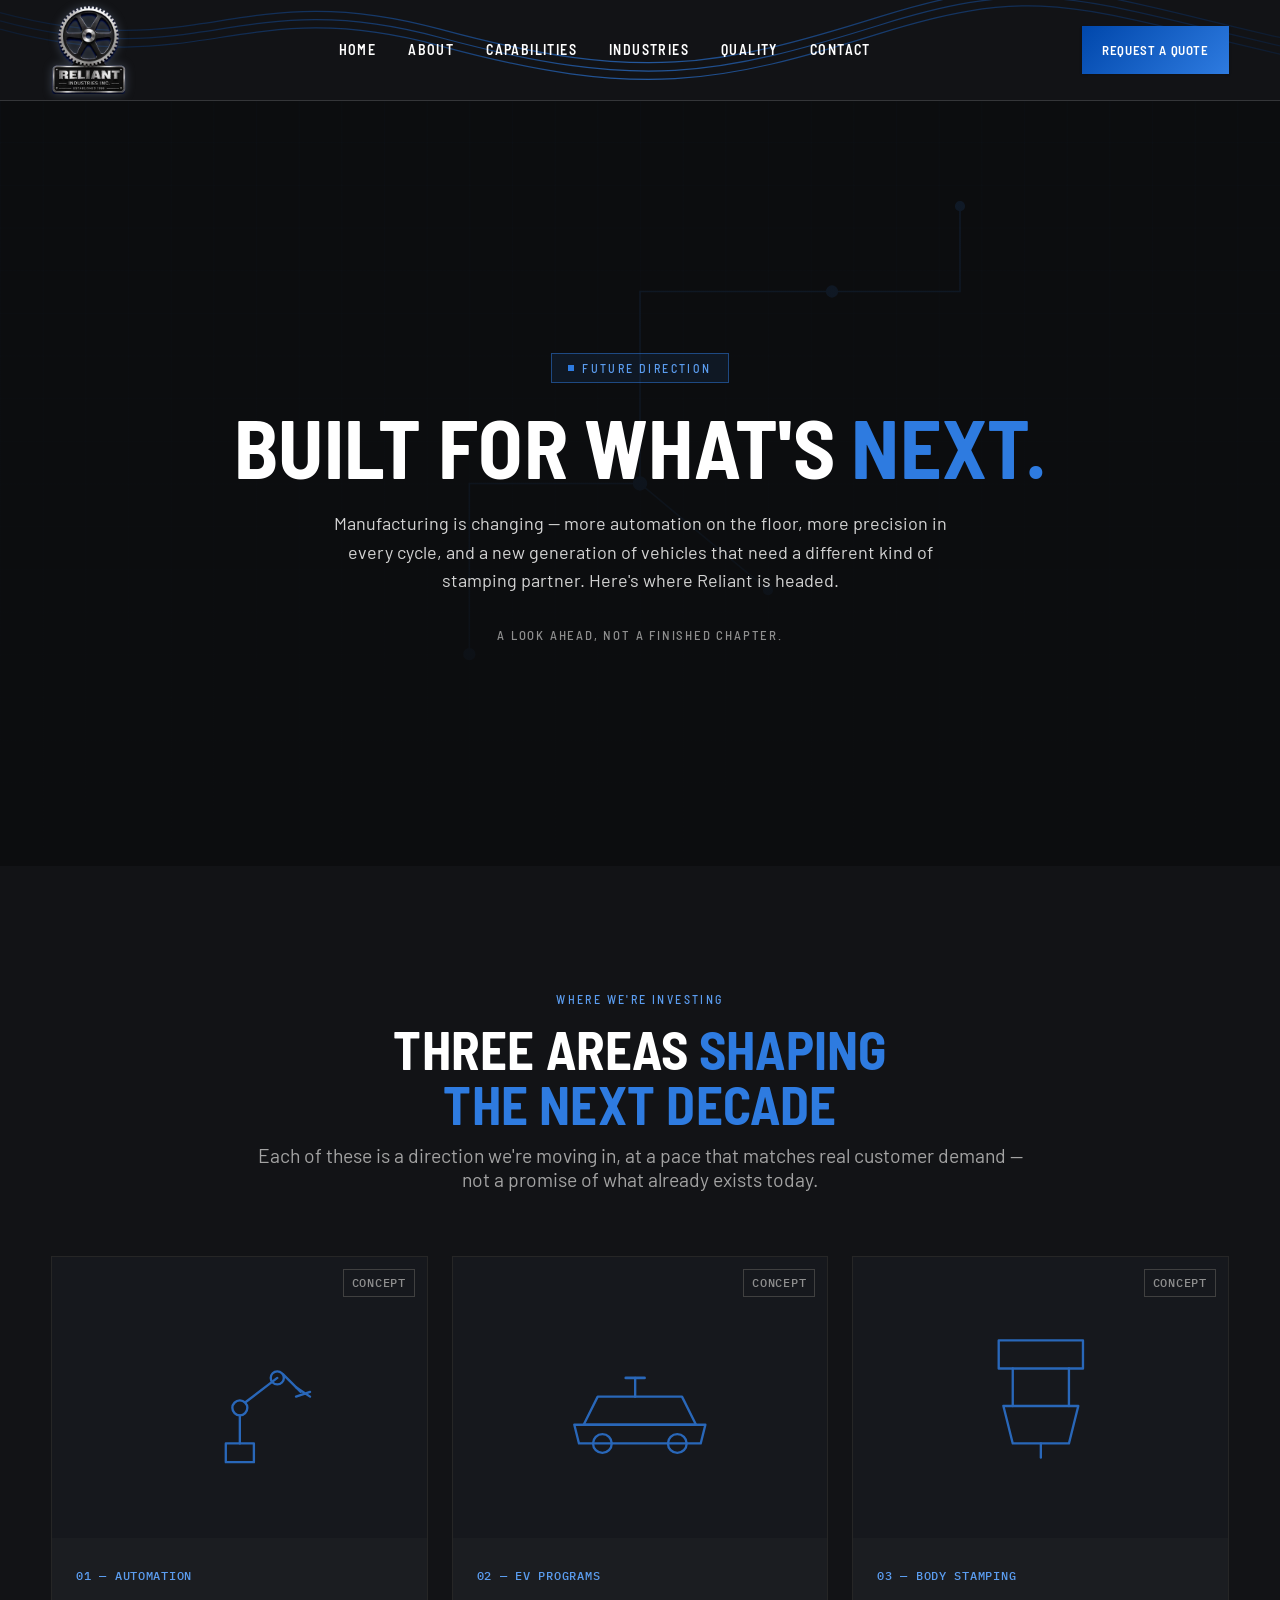
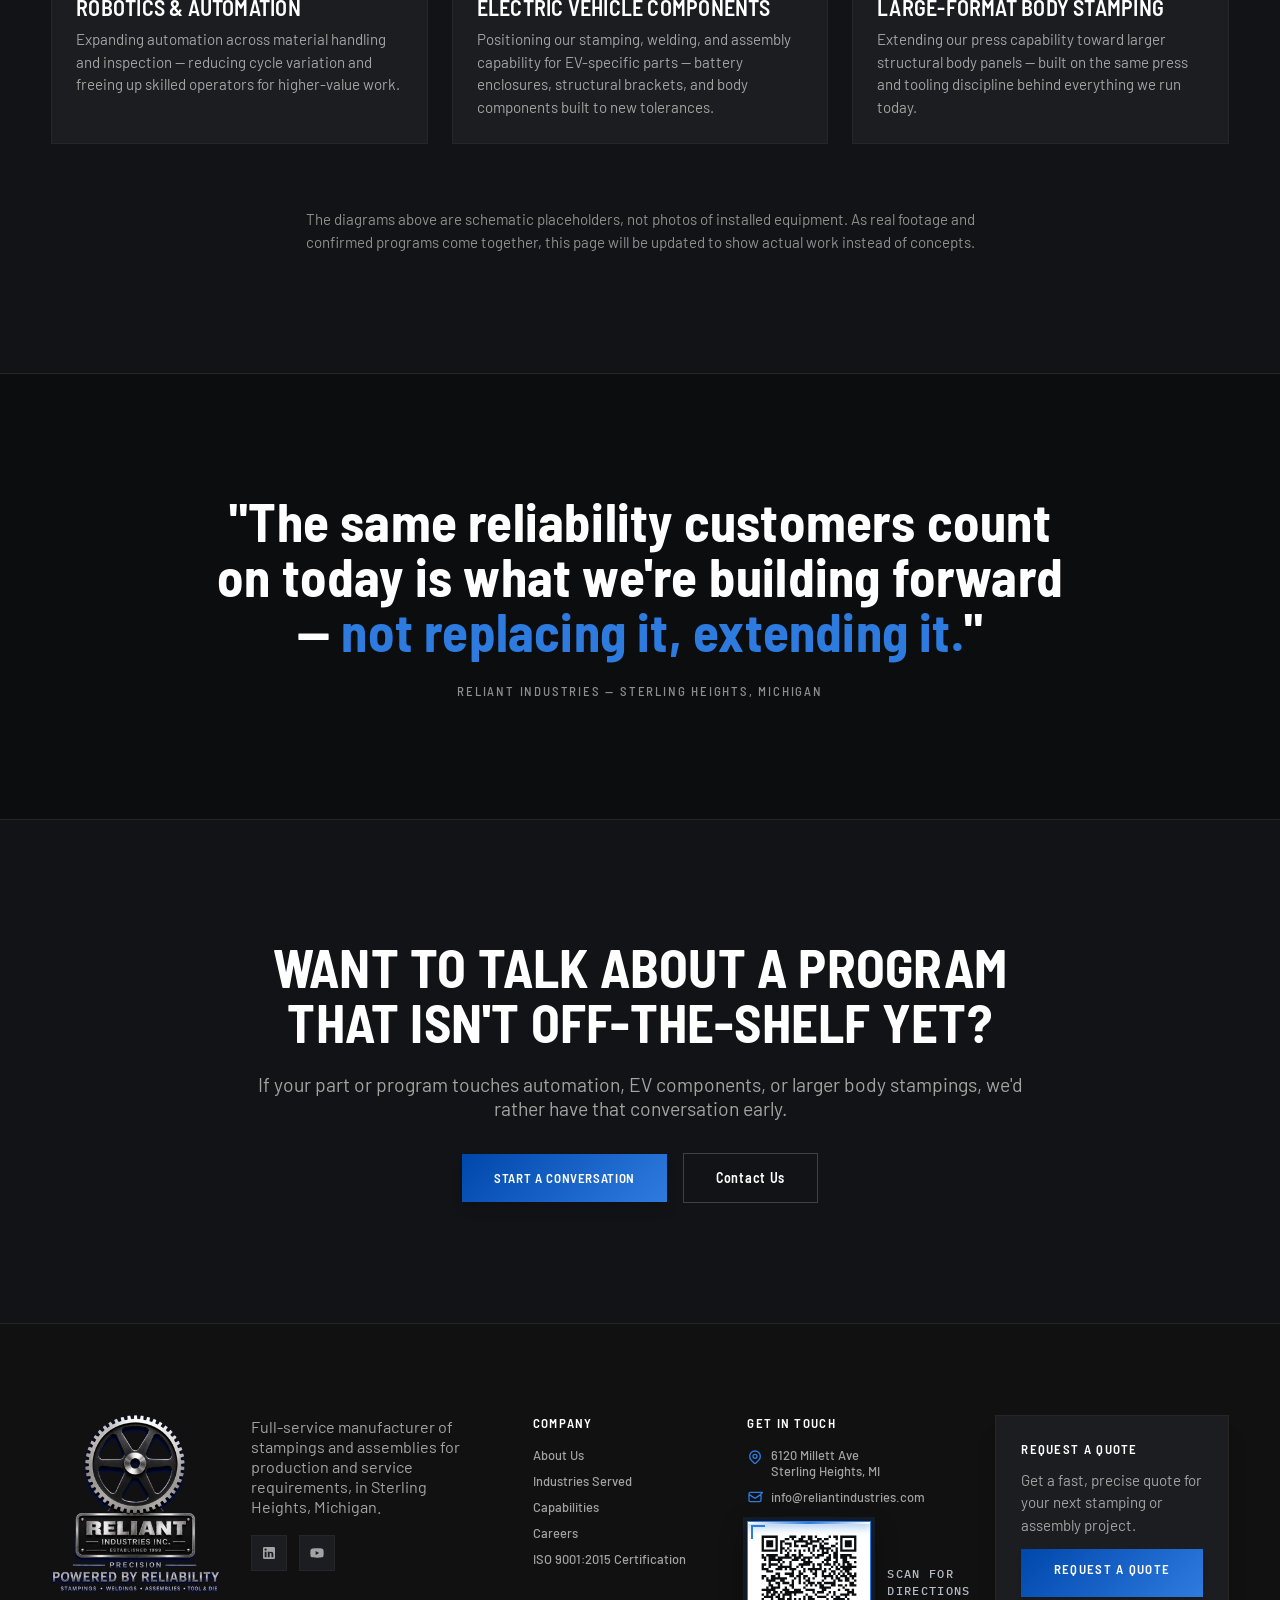
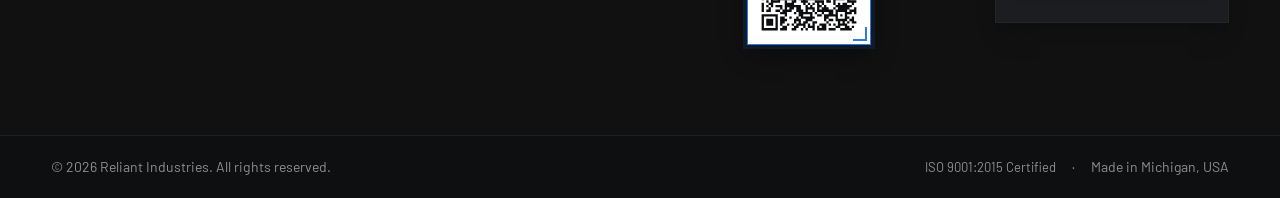
<file: pages/future.html>
<!DOCTYPE html>
<html lang="en">
<head>
    <meta charset="UTF-8">
    <meta name="referrer" content="strict-origin-when-cross-origin">
    <meta name="viewport" content="width=device-width, initial-scale=1.0">
    <!-- SEO:start -->
    <title>Future Direction | Reliant Industries</title>
    <meta name="description" content="Reliant Industries future direction.">
    <meta name="robots" content="noindex, nofollow">
    <link rel="canonical" href="https://www.reliantindustries.com/pages/future.html">
    <meta property="og:type" content="website">
    <meta property="og:site_name" content="Reliant Industries">
    <meta property="og:locale" content="en_US">
    <meta property="og:title" content="Future Direction | Reliant Industries">
    <meta property="og:description" content="Reliant Industries future direction.">
    <meta property="og:url" content="https://www.reliantindustries.com/pages/future.html">
    <meta property="og:image" content="https://www.reliantindustries.com/assets/images/og/og-reliant.jpg">
    <meta property="og:image:width" content="1200">
    <meta property="og:image:height" content="630">
    <meta property="og:image:alt" content="Operators at a stamping press at Reliant Industries in Sterling Heights, Michigan">
    <meta name="twitter:card" content="summary_large_image">
    <meta name="twitter:title" content="Future Direction | Reliant Industries">
    <meta name="twitter:description" content="Reliant Industries future direction.">
    <meta name="twitter:image" content="https://www.reliantindustries.com/assets/images/og/og-reliant.jpg">
    <!-- SEO:end -->
    <!-- Favicon -->
    <link rel="icon" href="../favicon.ico" sizes="any">
    <link rel="icon" type="image/png" sizes="32x32" href="../assets/favicon/favicon-32x32.png">
    <link rel="icon" type="image/png" sizes="16x16" href="../assets/favicon/favicon-16x16.png">
    <link rel="apple-touch-icon" sizes="180x180" href="../assets/favicon/apple-touch-icon.png">
    <link rel="manifest" href="../assets/favicon/site.webmanifest">
    <meta name="theme-color" content="#111214">

    <!-- Tailwind CSS (via CDN) -->

    <!-- Google Fonts -->
    <link rel="preload" href="../assets/fonts/barlow-400.woff2" as="font" type="font/woff2" crossorigin>
    <link rel="preload" href="../assets/fonts/barlow-semi-condensed-700.woff2" as="font" type="font/woff2" crossorigin>
    <link rel="stylesheet" href="../assets/css/site.min.css?v=20261129">
    <!-- External Custom CSS -->
    <link rel="stylesheet" href="../assets/css/tailwind.css?v=20261102b">
    <!-- SEO-LD:start -->
    <script type="application/ld+json">{"@context":"https://schema.org","@graph":[{"@type":"LocalBusiness","@id":"https://www.reliantindustries.com/#organization","name":"Reliant Industries Inc.","foundingDate":"1999","alternateName":"Reliant Industries","url":"https://www.reliantindustries.com/","logo":"https://www.reliantindustries.com/assets/images/logo/reliant-logo-compact.webp","image":["https://www.reliantindustries.com/assets/images/og/og-reliant.jpg"],"description":"Family-owned metal stamping manufacturer in Sterling Heights, Michigan, providing blanking, tooling, welding and assembly.","slogan":"Powered by Reliability","telephone":"+1-586-275-0479","email":"sales@reliantindustries.com","address":{"@type":"PostalAddress","streetAddress":"6120 Millett Ave","addressLocality":"Sterling Heights","addressRegion":"MI","postalCode":"48312","addressCountry":"US"},"hasMap":"https://www.google.com/maps/search/?api=1&query=6120+Millett+Ave%2C+Sterling+Heights%2C+MI+48312","founder":{"@type":"Person","name":"Don Zack"},"knowsAbout":["Metal stamping","Blanking","Tool and die","Welding","Assembly"],"sameAs":["https://www.linkedin.com/in/reliant-industries-4bbb571b7/","https://www.youtube.com/@reliantindustries277"],"contactPoint":[{"@type":"ContactPoint","contactType":"sales","telephone":"+1-586-275-0479","email":"sales@reliantindustries.com","areaServed":"US","availableLanguage":"English"}]},{"@type":"WebPage","@id":"https://www.reliantindustries.com/pages/future.html#webpage","url":"https://www.reliantindustries.com/pages/future.html","name":"Future Direction | Reliant Industries","description":"Reliant Industries future direction.","inLanguage":"en-US","isPartOf":{"@id":"https://www.reliantindustries.com/#website"},"about":{"@id":"https://www.reliantindustries.com/#organization"},"primaryImageOfPage":{"@type":"ImageObject","url":"https://www.reliantindustries.com/assets/images/og/og-reliant.jpg"},"breadcrumb":{"@id":"https://www.reliantindustries.com/pages/future.html#breadcrumb"}},{"@type":"BreadcrumbList","@id":"https://www.reliantindustries.com/pages/future.html#breadcrumb","itemListElement":[{"@type":"ListItem","position":1,"name":"Home","item":"https://www.reliantindustries.com/"},{"@type":"ListItem","position":2,"name":"Future","item":"https://www.reliantindustries.com/pages/future.html"}]}]}</script>
    <!-- SEO-LD:end -->
</head>
<body>

<header class="header-nav">
    <div class="header-wave-background">
        <svg viewBox="0 0 1600 120" preserveAspectRatio="none">
            <defs>
                <linearGradient id="waveBlueHeader" x1="0" y1="0" x2="1" y2="0">
                    <stop offset="0%" stop-color="#0047AB" stop-opacity=".25"/>
                    <stop offset="50%" stop-color="#2E7BE0" stop-opacity=".95"/>
                    <stop offset="100%" stop-color="#0047AB" stop-opacity=".25"/>
                </linearGradient>
            </defs>
            <g fill="none" stroke="url(#waveBlueHeader)" stroke-width="1.5">
                <path d="M0 15 C250 80 300 -30 550 35 S900 80 1100 20 S1350 -10 1600 45"/>
                <path d="M0 25 C250 90 300 -20 550 45 S900 90 1100 30 S1350 0 1600 55"/>
                <path d="M0 35 C250 100 300 -10 550 55 S900 100 1100 40 S1350 10 1600 65"/>
            </g>
        </svg>
    </div>

    <div class="max-w-7xl mx-auto brand-bar flex items-center justify-between relative z-10 sp-container">
      <!-- Brand Logo -->
      <a href="../index.html" class="brand-logo" aria-label="Reliant Industries Inc., home">
        <img src="../assets/images/logo/reliant-logo-nav.webp" alt="Reliant Industries Inc." width="206" height="238">
      </a>

      <nav class="hidden md:flex space-x-6 lg:space-x-8 text-xs font-bold uppercase tracking-wider text-neutral-300">
        <a href="../index.html" class="nav-link-underline text-white font-bold uppercase tracking-wider">Home</a>
        <a href="about.html" class="nav-link-underline text-white font-bold uppercase tracking-wider">About</a>
        <a href="capabilities.html" class="nav-link-underline text-white font-bold uppercase tracking-wider">Capabilities</a>
        <a href="industries.html" class="nav-link-underline text-white font-bold uppercase tracking-wider">Industries</a>
        <a href="quality.html" class="nav-link-underline text-white font-bold uppercase tracking-wider">Quality</a>
        <a href="contact.html" class="nav-link-underline text-white font-bold uppercase tracking-wider">Contact</a>
      </nav>

      <div class="flex items-center gap-2">
        <a href="../index.html#rfq" class="hidden sm:inline-flex cobalt-btn text-white text-xs font-bold uppercase tracking-wider px-4 py-2.5 md:px-5 shadow whitespace-nowrap">
          Request a quote
        </a>

        <!-- Mobile Menu Button -->
        <button id="mobileMenuBtn" class="md:hidden text-white p-2 focus:outline-none focus:ring-2 focus:ring-[#2E7BE0]" aria-label="Toggle Navigation Menu" aria-expanded="false" aria-controls="mobileMenu">
          <svg id="hamburgerIcon" class="w-7 h-7" fill="none" stroke="currentColor" viewBox="0 0 24 24">
            <path stroke-linecap="round" stroke-linejoin="round" stroke-width="2" d="M4 6h16M4 12h16M4 18h16"></path>
          </svg>
          <svg id="closeIcon" class="w-7 h-7 hidden" fill="none" stroke="currentColor" viewBox="0 0 24 24">
            <path stroke-linecap="round" stroke-linejoin="round" stroke-width="2" d="M6 18L18 6M6 6l12 12"></path>
          </svg>
        </button>
      </div>
    </div>

    <!-- Mobile Dropdown Navigation Menu -->
    <nav id="mobileMenu" class="hidden md:hidden relative z-10 bg-[#111214] border-t border-neutral-800 px-6 py-5 space-y-1 text-sm font-bold uppercase tracking-wider text-neutral-300" aria-label="Mobile Navigation">
        <a href="../index.html" class="block hover:text-white transition py-2.5 border-b border-neutral-800">Home</a>
        <a href="about.html" class="block hover:text-white transition py-2.5 border-b border-neutral-800">About</a>
        <a href="capabilities.html" class="block hover:text-white transition py-2.5 border-b border-neutral-800">Capabilities</a>
        <a href="industries.html" class="block hover:text-white transition py-2.5 border-b border-neutral-800">Industries</a>
        <a href="quality.html" class="block hover:text-white transition py-2.5 border-b border-neutral-800">Quality</a>
        <a href="contact.html" class="block hover:text-white transition py-2.5">Contact</a>
        <div class="pt-4">
          <a href="../index.html#rfq" class="block w-full text-center cobalt-btn text-white text-xs font-bold uppercase tracking-widest py-3 shadow">
            Request a quote
          </a>
        </div>
    </nav>
</header>

<!-- Mobile Nav Toggle Script -->
<!-- =========================================================
     PLACEHOLDER CONTENT NOTICE (developer note, not shown to visitors):
     This entire page is written from vision/positioning, not confirmed
     client facts. Swap in real footage, program names, and specifics
     once the "Future Vision" section of the content questionnaire
     comes back. Nothing below should be treated as a verified claim.
========================================================= -->

<!-- HERO -->
<section class="relative min-h-[85vh] flex items-center justify-center overflow-hidden bg-[#0C0D0F] sp-hero sp-gutter">

    <!-- Schematic / blueprint style animated background, standing in for real footage -->
    <div class="absolute inset-0 z-0 opacity-40">
        <svg viewBox="0 0 1200 800" class="w-full h-full" preserveAspectRatio="xMidYMid slice">
            <defs>
                <pattern id="futureGrid" width="40" height="40" patternUnits="userSpaceOnUse">
                    <path d="M40 0 L0 0 0 40" fill="none" stroke="#2E7BE0" stroke-width="0.5" opacity="0.25"/>
                </pattern>
            </defs>
            <rect width="1200" height="800" fill="url(#futureGrid)"/>
            <g stroke="#2E7BE0" stroke-width="1.5" fill="none" opacity="0.55">
                <circle cx="600" cy="400" r="6" fill="#2E7BE0"/>
                <path d="M600 400 L600 220 L780 220" />
                <circle cx="780" cy="220" r="5" fill="#2E7BE0"/>
                <path d="M780 220 L900 220 L900 140" />
                <circle cx="900" cy="140" r="4" fill="#2E7BE0"/>
                <path d="M600 400 L440 400 L440 560" />
                <circle cx="440" cy="560" r="5" fill="#2E7BE0"/>
                <path d="M600 400 L720 500" />
                <circle cx="720" cy="500" r="4" fill="#2E7BE0"/>
            </g>
        </svg>
    </div>
    <div class="absolute inset-0 bg-gradient-to-b from-[#0C0D0F]/40 via-[#0C0D0F]/70 to-[#0C0D0F] z-0"></div>

    <div class="relative z-10 max-w-4xl mx-auto text-center space-y-6">
        <div class="inline-flex items-center gap-2 border border-[#2E7BE0]/50 bg-[#2E7BE0]/10 px-4 py-1.5">
            <span class="w-1.5 h-1.5 bg-[#2E7BE0]"></span>
            <span class="text-[#2E7BE0] text-xs font-bold tracking-[0.2em] uppercase">Future Direction</span>
        </div>

        <h1 class="text-4xl sm:text-5xl md:text-6xl font-black tracking-tight uppercase leading-[0.98] text-white">
            Built for What's <span class="text-[#2E7BE0]">Next.</span>
        </h1>

        <p class="text-neutral-300 text-base sm:text-lg md:text-xl max-w-2xl mx-auto font-medium leading-relaxed">
            Manufacturing is changing — more automation on the floor, more precision in every cycle,
            and a new generation of vehicles that need a different kind of stamping partner.
            Here's where Reliant is headed.
        </p>

        <p class="text-neutral-500 text-xs uppercase tracking-[0.15em] pt-2">
            A look ahead, not a finished chapter.
        </p>
    </div>
</section>

<!-- THREE PILLARS -->
<section class="bg-[#121316] border-b border-neutral-800 sp-section">
    <div class="max-w-7xl mx-auto space-y-16 sp-container">

        <div class="text-center max-w-3xl mx-auto space-y-3">
            <span class="text-[#2E7BE0] text-xs font-bold uppercase tracking-[0.2em]">Where We're Investing</span>
            <h2 class="text-3xl sm:text-4xl font-extrabold text-white tracking-tight uppercase">
                Three Areas <span class="text-[#2E7BE0]">Shaping the Next Decade</span>
            </h2>
            <p class="text-neutral-400 text-sm sm:text-base leading-relaxed">
                Each of these is a direction we're moving in, at a pace that matches real customer demand —
                not a promise of what already exists today.
            </p>
        </div>

        <div class="grid grid-cols-1 md:grid-cols-3 gap-6">

            <!-- ROBOTICS & AUTOMATION -->
            <div class="bg-[#1B1D21] border border-neutral-800 overflow-hidden flex flex-col">
                <div class="relative aspect-[4/3] bg-[#16181d] flex items-center justify-center overflow-hidden">
                    <svg viewBox="0 0 200 200" class="w-2/3 h-2/3 opacity-80">
                        <g stroke="#2E7BE0" stroke-width="2.5" fill="none" stroke-linecap="round" stroke-linejoin="round">
                            <rect x="85" y="150" width="30" height="20"/>
                            <line x1="100" y1="150" x2="100" y2="120"/>
                            <circle cx="100" cy="112" r="8"/>
                            <line x1="106" y1="106" x2="140" y2="80"/>
                            <circle cx="140" cy="80" r="7"/>
                            <line x1="146" y1="76" x2="165" y2="95"/>
                            <path d="M160 90 L175 100 M160 100 L175 95"/>
                        </g>
                    </svg>
                    <span class="absolute top-3 right-3 text-[9px] font-bold uppercase tracking-widest text-neutral-500 border border-neutral-700 px-2 py-1 tech">Concept</span>
                </div>
                <div class="p-6 space-y-2">
                    <span class="text-[#2E7BE0] text-[10px] font-bold uppercase tracking-[0.2em] tech">01 — Automation</span>
                    <h3 class="text-lg font-bold text-white uppercase tracking-tight">Robotics &amp; Automation</h3>
                    <p class="text-xs text-neutral-400 leading-relaxed">
                        Expanding automation across material handling and inspection —
                        reducing cycle variation and freeing up skilled operators for higher-value work.
                    </p>
                </div>
            </div>

            <!-- EV MANUFACTURING -->
            <div class="bg-[#1B1D21] border border-neutral-800 overflow-hidden flex flex-col">
                <div class="relative aspect-[4/3] bg-[#16181d] flex items-center justify-center overflow-hidden">
                    <svg viewBox="0 0 200 200" class="w-2/3 h-2/3 opacity-80">
                        <g stroke="#2E7BE0" stroke-width="2.5" fill="none" stroke-linecap="round" stroke-linejoin="round">
                            <path d="M40 130 L55 100 L145 100 L160 130 Z"/>
                            <path d="M30 130 L170 130 L165 150 L35 150 Z"/>
                            <circle cx="60" cy="150" r="10"/>
                            <circle cx="140" cy="150" r="10"/>
                            <line x1="95" y1="100" x2="95" y2="80"/>
                            <path d="M85 80 h20" stroke-width="3"/>
                        </g>
                    </svg>
                    <span class="absolute top-3 right-3 text-[9px] font-bold uppercase tracking-widest text-neutral-500 border border-neutral-700 px-2 py-1 tech">Concept</span>
                </div>
                <div class="p-6 space-y-2">
                    <span class="text-[#2E7BE0] text-[10px] font-bold uppercase tracking-[0.2em] tech">02 — EV Programs</span>
                    <h3 class="text-lg font-bold text-white uppercase tracking-tight">Electric Vehicle Components</h3>
                    <p class="text-xs text-neutral-400 leading-relaxed">
                        Positioning our stamping, welding, and assembly capability for EV-specific parts —
                        battery enclosures, structural brackets, and body components built to new tolerances.
                    </p>
                </div>
            </div>

            <!-- BODY STAMPING -->
            <div class="bg-[#1B1D21] border border-neutral-800 overflow-hidden flex flex-col">
                <div class="relative aspect-[4/3] bg-[#16181d] flex items-center justify-center overflow-hidden">
                    <svg viewBox="0 0 200 200" class="w-2/3 h-2/3 opacity-80">
                        <g stroke="#2E7BE0" stroke-width="2.5" fill="none" stroke-linecap="round" stroke-linejoin="round">
                            <rect x="55" y="40" width="90" height="30"/>
                            <line x1="70" y1="70" x2="70" y2="110"/>
                            <line x1="130" y1="70" x2="130" y2="110"/>
                            <path d="M60 110 L140 110 L130 150 L70 150 Z"/>
                            <line x1="100" y1="150" x2="100" y2="165"/>
                        </g>
                    </svg>
                    <span class="absolute top-3 right-3 text-[9px] font-bold uppercase tracking-widest text-neutral-500 border border-neutral-700 px-2 py-1 tech">Concept</span>
                </div>
                <div class="p-6 space-y-2">
                    <span class="text-[#2E7BE0] text-[10px] font-bold uppercase tracking-[0.2em] tech">03 — Body Stamping</span>
                    <h3 class="text-lg font-bold text-white uppercase tracking-tight">Large-Format Body Stamping</h3>
                    <p class="text-xs text-neutral-400 leading-relaxed">
                        Extending our press capability toward larger structural body panels —
                        built on the same press and tooling discipline behind everything we run today.
                    </p>
                </div>
            </div>

        </div>

        <p class="text-center text-neutral-500 text-xs max-w-2xl mx-auto leading-relaxed">
            The diagrams above are schematic placeholders, not photos of installed equipment.
            As real footage and confirmed programs come together, this page will be updated to
            show actual work instead of concepts.
        </p>
    </div>
</section>

<!-- STATEMENT / QUOTE BLOCK -->
<section class="bg-[#0C0D0F] border-b border-neutral-800 sp-section sp-gutter">
    <div class="max-w-4xl mx-auto text-center space-y-6">
        <h2 class="text-2xl sm:text-3xl font-bold text-white leading-snug">
            "The same reliability customers count on today is what we're building forward —
            <span class="text-[#2E7BE0]">not replacing it, extending it.</span>"
        </h2>
        <p class="text-neutral-500 text-xs uppercase tracking-[0.15em]">Reliant Industries — Sterling Heights, Michigan</p>
    </div>
</section>

<!-- CTA -->
<section class="bg-[#121316] sp-section sp-gutter">
    <div class="max-w-3xl mx-auto text-center space-y-6">
        <h2 class="text-2xl sm:text-3xl font-extrabold text-white uppercase tracking-tight">
            Want to talk about a program that isn't off-the-shelf yet?
        </h2>
        <p class="text-neutral-400 text-sm sm:text-base leading-relaxed">
            If your part or program touches automation, EV components, or larger body stampings,
            we'd rather have that conversation early.
        </p>
        <div class="flex flex-wrap items-center justify-center gap-4 pt-2">
            <a href="../index.html#rfq" class="cobalt-btn text-white text-sm font-semibold tracking-wider px-8 py-3.5 shadow-lg transition">
                Start a Conversation
            </a>
            <a href="contact.html" class="text-white border border-neutral-700 hover:border-[#2E7BE0] text-sm font-semibold tracking-wider px-8 py-3.5 transition">
                Contact Us
            </a>
        </div>
    </div>
</section>

<footer class="bg-[#111111] text-neutral-400 text-sm border-t border-neutral-800">
    <div class="max-w-7xl mx-auto sp-section--compact grid grid-cols-1 md:grid-cols-2 lg:grid-cols-5 gap-10 sp-container rl-footer-grid">

      <div class="rl-footer-brand">
        <a href="../index.html" class="brand-full" aria-label="Reliant Industries Inc. - Precision, Powered by Reliability">
          <img src="../assets/images/logo/reliant-logo-full.webp" alt="Reliant Industries Inc. - Precision. Powered by Reliability. Stampings, Weldings, Assemblies, Tool and Die." width="276" height="293" loading="lazy">
        </a>
        <p class="text-neutral-400 text-xs sm:text-sm leading-relaxed max-w-sm">
          Full-service manufacturer of stampings and assemblies for production and service requirements, in Sterling Heights, Michigan.
        </p>
        <div class="pt-2 flex items-center space-x-3">
          <a href="https://www.linkedin.com/in/reliant-industries-4bbb571b7/" target="_blank" rel="noopener noreferrer" aria-label="Reliant Industries on LinkedIn" class="w-9 h-9 bg-[#1B1D21] border border-neutral-800 flex items-center justify-center text-neutral-400 hover:text-white hover:border-[#2E7BE0] hover:bg-[#2E7BE0]/10 transition duration-300">
            <svg class="w-4 h-4 fill-current" viewBox="0 0 24 24"><path d="M19 3a2 2 0 0 1 2 2v14a2 2 0 0 1-2 2H5a2 2 0 0 1-2-2V5a2 2 0 0 1 2-2h14m-.5 15.5v-5.3a3.26 3.26 0 0 0-3.26-3.26c-.85 0-1.84.52-2.28 1.3v-1.11h-2.79v8.37h2.79v-4.93c0-.77.62-1.4 1.39-1.4a1.4 1.4 0 0 1 1.4 1.4v4.93h2.75M6.88 8.56a1.68 1.68 0 0 0 1.68-1.68c0-.93-.75-1.69-1.68-1.69a1.69 1.69 0 0 0-1.69 1.69c0 .93.76 1.68 1.69 1.68m1.39 9.94v-8.37H5.5v8.37h2.77z"/></svg>
          </a>
          <a href="https://www.youtube.com/@reliantindustries277" target="_blank" rel="noopener noreferrer" aria-label="Reliant Industries on YouTube" class="w-9 h-9 bg-[#1B1D21] border border-neutral-800 flex items-center justify-center text-neutral-400 hover:text-white hover:border-red-500 hover:bg-red-500/10 transition duration-300">
            <svg class="w-4 h-4 fill-current" viewBox="0 0 24 24"><path d="M10 15l5.19-3L10 9v6m11.56-7.83c.13.47.22 1.1.28 1.9.07.8.1 1.49.1 2.09L22 12c0 2.19-.16 3.8-.44 4.83-.25.9-.83 1.48-1.73 1.73-.47.13-1.33.22-2.65.28-1.3.07-2.49.1-3.59.1L12 19c-4.19 0-6.8-.16-7.83-.44-.9-.25-1.48-.83-1.73-1.73-.13-.47-.22-1.1-.28-1.9-.07-.8-.1-1.49-.1-2.09L2 12c0-2.19.16-3.8.44-4.83.25-.9.83-1.48 1.73-1.73.47-.13 1.33-.22 2.65-.28 1.3-.07 2.49-.1 3.59-.1L12 5c4.19 0 6.8.16 7.83.44.9.25 1.48.83 1.73 1.73z"/></svg>
          </a>
        </div>
      </div>

      <div class="space-y-4">
        <h4 class="text-xs font-bold uppercase tracking-widest text-white" aria-level="3">Company</h4>
        <ul class="space-y-2.5 text-xs font-medium ft-links">
          <li><a href="about.html" class="hover:text-white transition">About Us</a></li>
          <li><a href="industries.html" class="hover:text-white transition">Industries Served</a></li>
          <li><a href="../index.html#process" class="hover:text-white transition">Capabilities</a></li>
          <li><a href="careers.html" class="hover:text-white transition">Careers</a></li>
          <li><a href="quality.html#iso-certification" class="hover:text-white transition">ISO 9001:2015 Certification</a></li>
        </ul>
      </div>

      <div class="space-y-4">
        <h4 class="text-xs font-bold uppercase tracking-widest text-white" aria-level="3">Get in Touch</h4>
        <ul class="space-y-2.5 text-xs font-medium">
          <li class="flex items-start space-x-2">
            <svg class="w-4 h-4 text-[#2E7BE0] flex-shrink-0 mt-0.5" fill="none" stroke="currentColor" viewBox="0 0 24 24"><path stroke-linecap="round" stroke-linejoin="round" stroke-width="2" d="M17.657 16.657L13.414 20.9a1.998 1.998 0 01-2.827 0l-4.244-4.243a8 8 0 1111.314 0z"/><path stroke-linecap="round" stroke-linejoin="round" stroke-width="2" d="M15 11a3 3 0 11-6 0 3 3 0 016 0z"/></svg>
            <span>6120 Millett Ave<br>Sterling Heights, MI</span>
          </li>
          <li>
            <a href="mailto:info@reliantindustries.com" class="hover:text-white transition flex items-center space-x-2">
              <svg class="w-4 h-4 text-[#2E7BE0] flex-shrink-0" fill="none" stroke="currentColor" viewBox="0 0 24 24"><path stroke-linecap="round" stroke-linejoin="round" stroke-width="2" d="M3 8l7.89 5.26a2 2 0 002.22 0L21 8M5 19h14a2 2 0 002-2V7a2 2 0 002-2H5a2 2 0 00-2 2v10a2 2 0 002 2z"/></svg>
              <span>info@reliantindustries.com</span>
            </a>
          </li>
          <li class="footer-qr">
            <a href="https://www.google.com/maps/search/?api=1&query=6120+Millett+Ave%2C+Sterling+Heights%2C+MI+48312" target="_blank" rel="noopener" aria-label="Open directions to Reliant Industries in Google Maps">
              <img src="../assets/images/qr-facility.svg" alt="QR code linking to directions to Reliant Industries, 6120 Millett Ave, Sterling Heights, MI" width="104" height="104" loading="lazy">
              <i class="qr-scan" aria-hidden="true"></i>
            </a>
            <span>Scan for directions</span>
          </li>
        </ul>
      </div>

      <div class="bg-[#1B1D21] border border-neutral-800 space-y-3 shadow-xl sp-card-sm">
        <h4 class="text-xs font-bold uppercase tracking-widest text-white" aria-level="3">Request a Quote</h4>
        <p class="text-xs text-neutral-400 leading-relaxed">
          Get a fast, precise quote for your next stamping or assembly project.
        </p>
        <a href="../index.html#rfq" class="cobalt-btn text-white text-xs font-bold uppercase tracking-widest px-4 py-3 block text-center shadow-md transition">
          Request a Quote
        </a>
      </div>

    </div>

    <div class="border-t border-neutral-800/80 bg-[#0E0F11]">
      <div class="max-w-7xl mx-auto py-5 flex flex-col sm:flex-row items-center justify-between text-xs text-neutral-500 gap-3 sp-container ft-bar">
        <p>&copy; 2026 Reliant Industries. All rights reserved.</p>
        <div class="flex items-center space-x-4">
          <a href="quality.html#iso-certification" class="hover:text-neutral-300 transition">ISO 9001:2015 Certified</a>
          <span>&middot;</span>
          <span>Made in Michigan, USA</span>
        </div>
      </div>
    </div>
  </footer>

<script src="../assets/js/site.js?v=20261102b" defer></script>
</body>
</html>
</file>
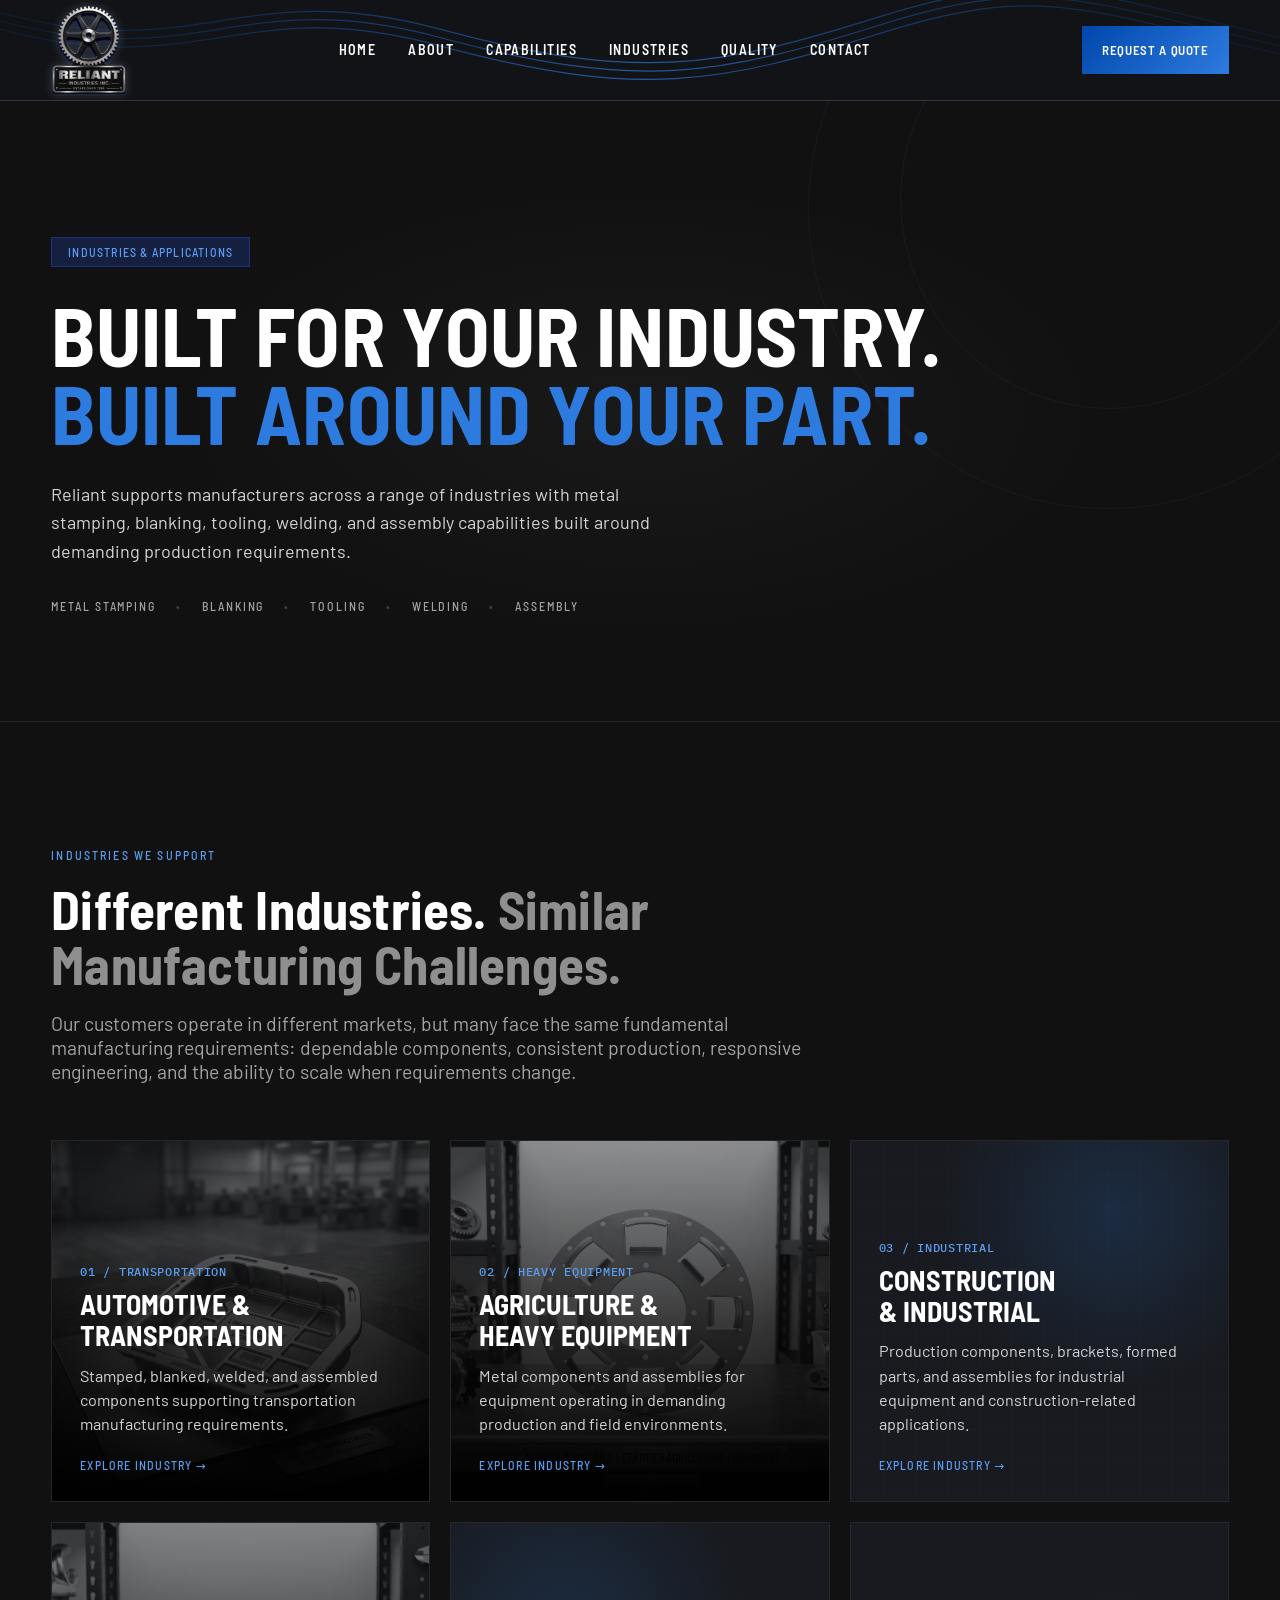
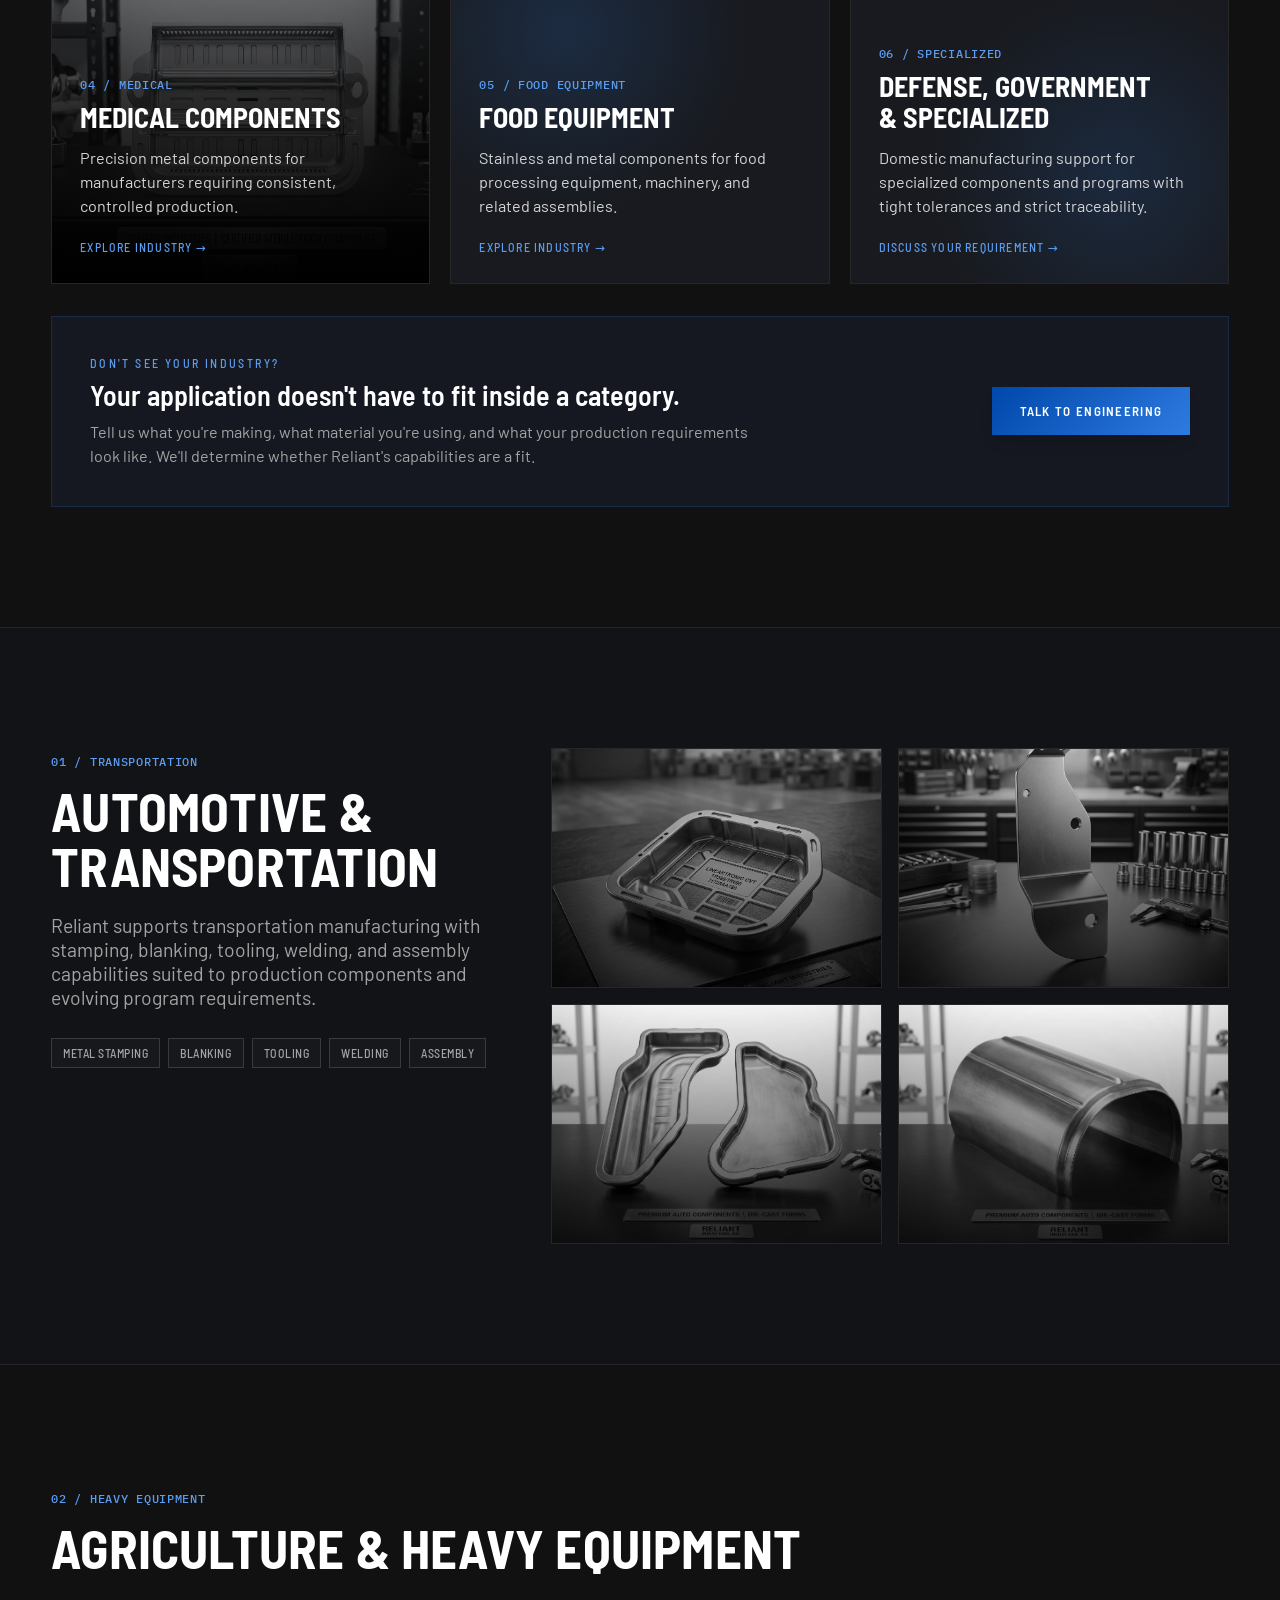
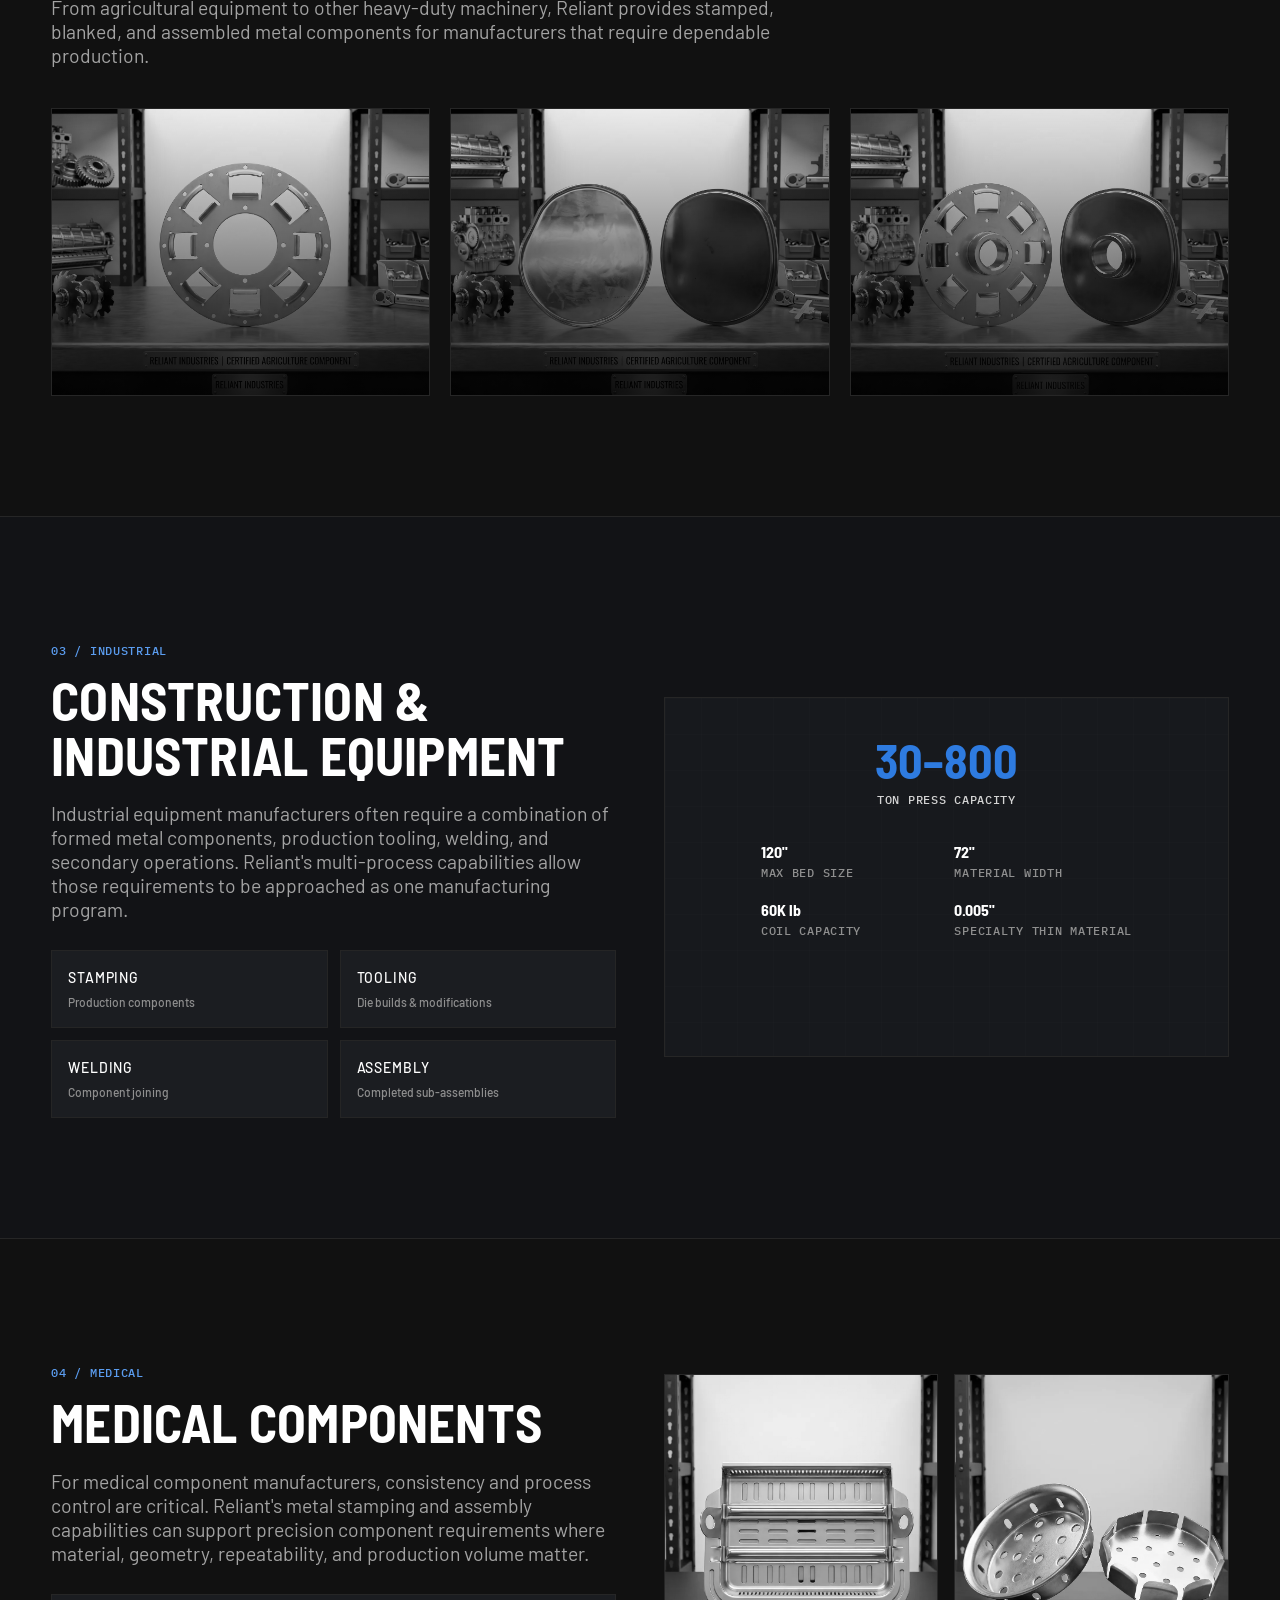
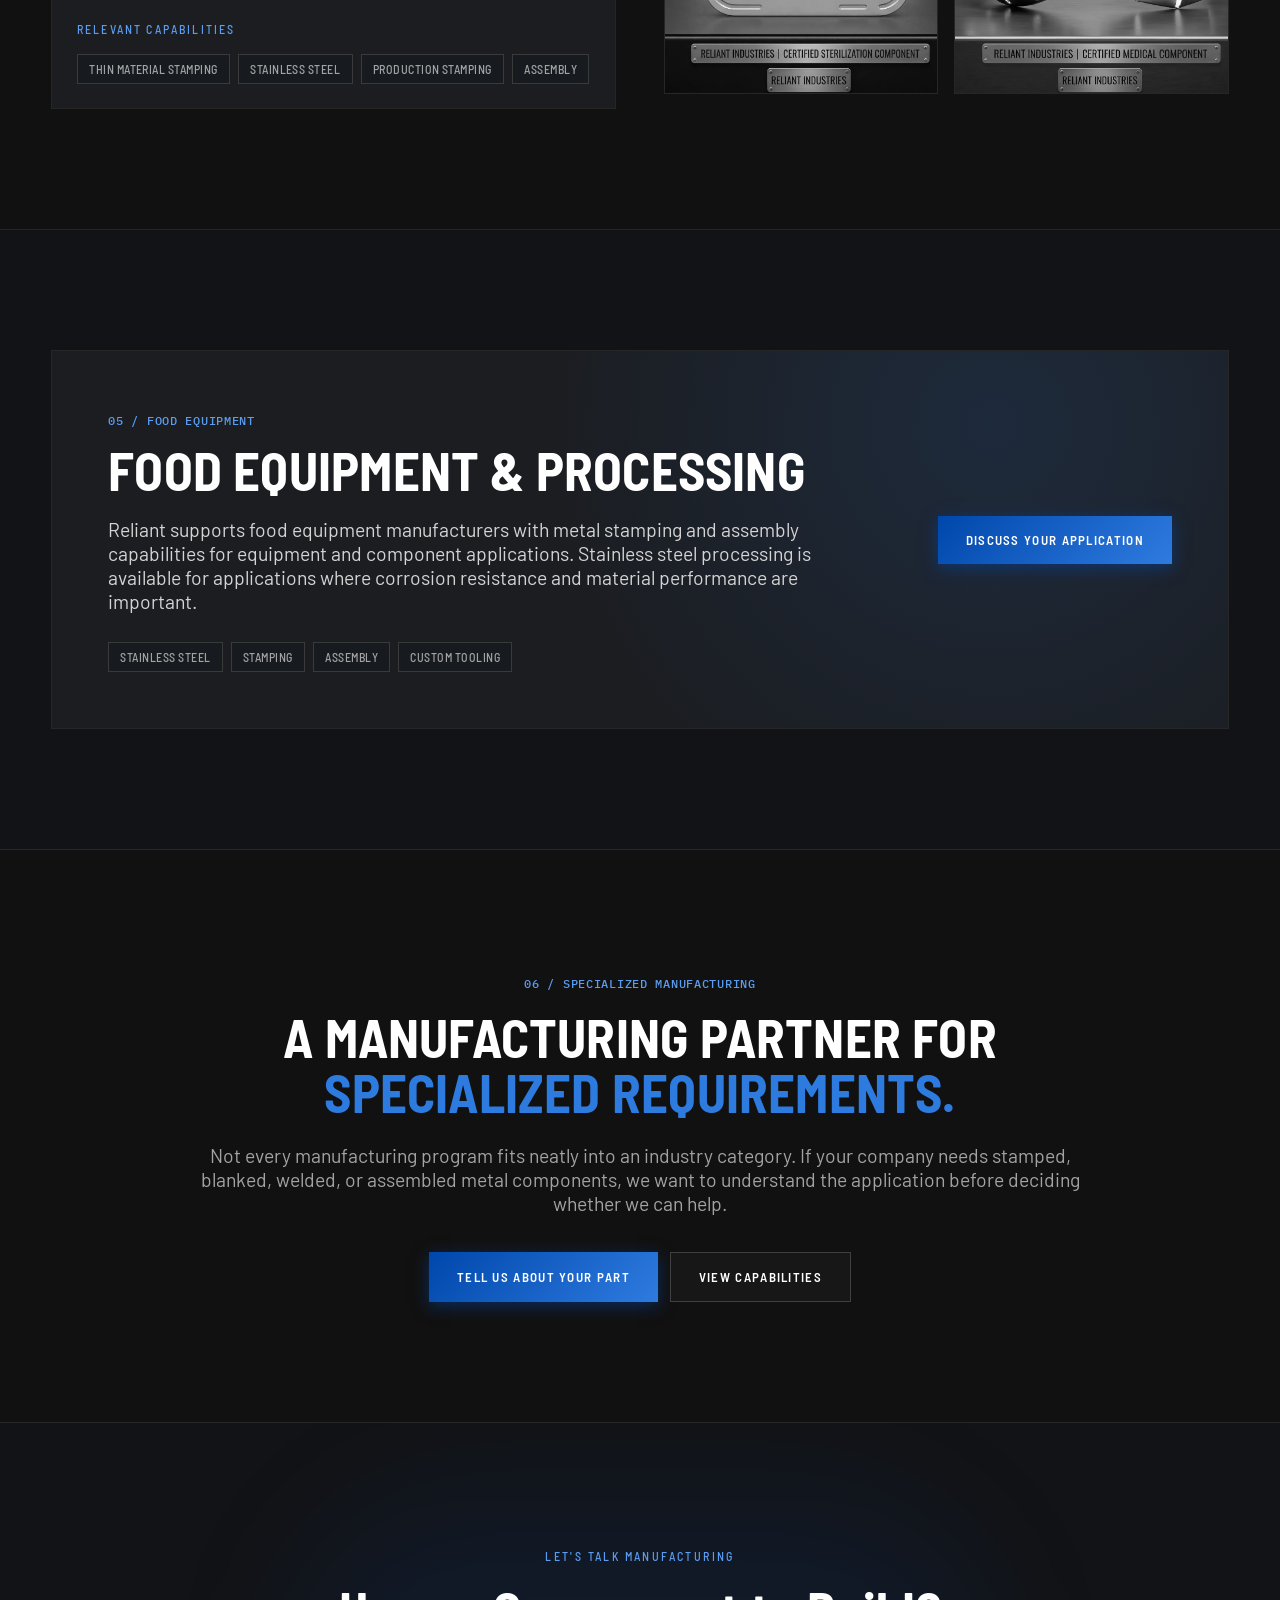
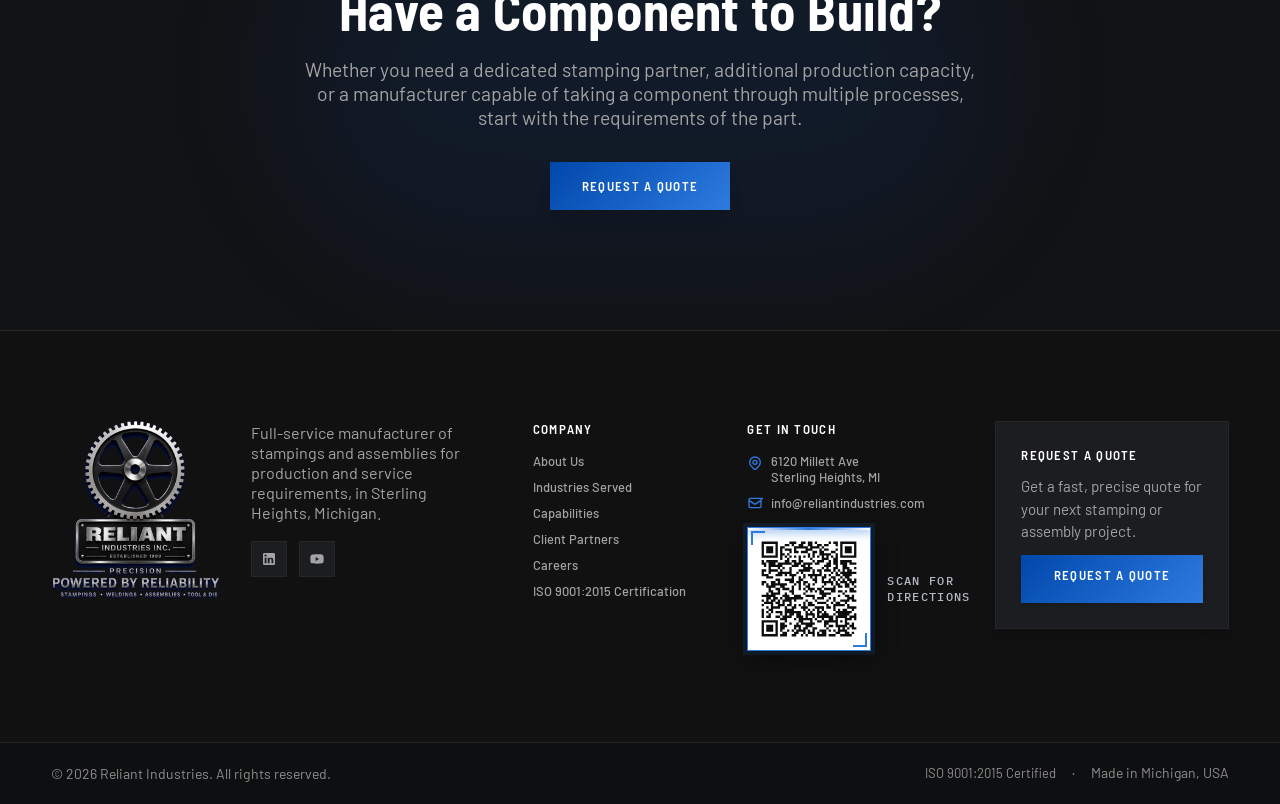
<file: pages/industries.html>
<!DOCTYPE html>
<html lang="en">
<head>
    <meta charset="UTF-8">
    <meta name="referrer" content="strict-origin-when-cross-origin">
    <meta name="viewport" content="width=device-width, initial-scale=1.0">
    <!-- SEO:start -->
    <title>Industries Served | Reliant Industries, Sterling Heights MI</title>
    <meta name="description" content="Reliant Industries supports manufacturers across many industries with metal stamping, blanking, tooling, welding and assembly from Sterling Heights, Michigan.">
    <meta name="robots" content="noindex, nofollow">
    <link rel="canonical" href="https://www.reliantindustries.com/pages/industries.html">
    <meta property="og:type" content="website">
    <meta property="og:site_name" content="Reliant Industries">
    <meta property="og:locale" content="en_US">
    <meta property="og:title" content="Industries Served | Reliant Industries, Sterling Heights MI">
    <meta property="og:description" content="Reliant Industries supports manufacturers across many industries with metal stamping, blanking, tooling, welding and assembly from Sterling Heights, Michigan.">
    <meta property="og:url" content="https://www.reliantindustries.com/pages/industries.html">
    <meta property="og:image" content="https://www.reliantindustries.com/assets/images/og/og-reliant.jpg">
    <meta property="og:image:width" content="1200">
    <meta property="og:image:height" content="630">
    <meta property="og:image:alt" content="Operators at a stamping press at Reliant Industries in Sterling Heights, Michigan">
    <meta name="twitter:card" content="summary_large_image">
    <meta name="twitter:title" content="Industries Served | Reliant Industries, Sterling Heights MI">
    <meta name="twitter:description" content="Reliant Industries supports manufacturers across many industries with metal stamping, blanking, tooling, welding and assembly from Sterling Heights, Michigan.">
    <meta name="twitter:image" content="https://www.reliantindustries.com/assets/images/og/og-reliant.jpg">
    <!-- SEO:end -->
    <!-- Favicon -->
    <link rel="icon" href="../favicon.ico" sizes="any">
    <link rel="icon" type="image/png" sizes="32x32" href="../assets/favicon/favicon-32x32.png">
    <link rel="icon" type="image/png" sizes="16x16" href="../assets/favicon/favicon-16x16.png">
    <link rel="apple-touch-icon" sizes="180x180" href="../assets/favicon/apple-touch-icon.png">
    <link rel="manifest" href="../assets/favicon/site.webmanifest">
    <meta name="theme-color" content="#111214">

    <!-- Tailwind CSS (via CDN) -->

    <!-- Google Fonts -->
    <link rel="preload" href="../assets/fonts/barlow-400.woff2" as="font" type="font/woff2" crossorigin>
    <link rel="preload" href="../assets/fonts/barlow-semi-condensed-700.woff2" as="font" type="font/woff2" crossorigin>
    <link rel="stylesheet" href="../assets/css/site.min.css?v=20261129">
    <!-- External Custom CSS -->
    <link rel="stylesheet" href="../assets/css/tailwind.css?v=20261102b">
    <!-- SEO-LD:start -->
    <script type="application/ld+json">{"@context":"https://schema.org","@graph":[{"@type":"LocalBusiness","@id":"https://www.reliantindustries.com/#organization","name":"Reliant Industries Inc.","foundingDate":"1999","alternateName":"Reliant Industries","url":"https://www.reliantindustries.com/","logo":"https://www.reliantindustries.com/assets/images/logo/reliant-logo-compact.webp","image":["https://www.reliantindustries.com/assets/images/og/og-reliant.jpg"],"description":"Family-owned metal stamping manufacturer in Sterling Heights, Michigan, providing blanking, tooling, welding and assembly.","slogan":"Powered by Reliability","telephone":"+1-586-275-0479","email":"sales@reliantindustries.com","address":{"@type":"PostalAddress","streetAddress":"6120 Millett Ave","addressLocality":"Sterling Heights","addressRegion":"MI","postalCode":"48312","addressCountry":"US"},"hasMap":"https://www.google.com/maps/search/?api=1&query=6120+Millett+Ave%2C+Sterling+Heights%2C+MI+48312","founder":{"@type":"Person","name":"Don Zack"},"knowsAbout":["Metal stamping","Blanking","Tool and die","Welding","Assembly"],"sameAs":["https://www.linkedin.com/in/reliant-industries-4bbb571b7/","https://www.youtube.com/@reliantindustries277"],"contactPoint":[{"@type":"ContactPoint","contactType":"sales","telephone":"+1-586-275-0479","email":"sales@reliantindustries.com","areaServed":"US","availableLanguage":"English"}]},{"@type":"CollectionPage","@id":"https://www.reliantindustries.com/pages/industries.html#webpage","url":"https://www.reliantindustries.com/pages/industries.html","name":"Industries Served | Reliant Industries, Sterling Heights MI","description":"Reliant Industries supports manufacturers across many industries with metal stamping, blanking, tooling, welding and assembly from Sterling Heights, Michigan.","inLanguage":"en-US","isPartOf":{"@id":"https://www.reliantindustries.com/#website"},"about":{"@id":"https://www.reliantindustries.com/#organization"},"primaryImageOfPage":{"@type":"ImageObject","url":"https://www.reliantindustries.com/assets/images/og/og-reliant.jpg"},"breadcrumb":{"@id":"https://www.reliantindustries.com/pages/industries.html#breadcrumb"}},{"@type":"BreadcrumbList","@id":"https://www.reliantindustries.com/pages/industries.html#breadcrumb","itemListElement":[{"@type":"ListItem","position":1,"name":"Home","item":"https://www.reliantindustries.com/"},{"@type":"ListItem","position":2,"name":"Industries","item":"https://www.reliantindustries.com/pages/industries.html"}]}]}</script>
    <!-- SEO-LD:end -->
</head>
<body>

<header class="header-nav">
    <div class="header-wave-background">
        <svg viewBox="0 0 1600 120" preserveAspectRatio="none">
            <defs>
                <linearGradient id="waveBlueHeader" x1="0" y1="0" x2="1" y2="0">
                    <stop offset="0%" stop-color="#0047AB" stop-opacity=".25"/>
                    <stop offset="50%" stop-color="#2E7BE0" stop-opacity=".95"/>
                    <stop offset="100%" stop-color="#0047AB" stop-opacity=".25"/>
                </linearGradient>
            </defs>
            <g fill="none" stroke="url(#waveBlueHeader)" stroke-width="1.5">
                <path d="M0 15 C250 80 300 -30 550 35 S900 80 1100 20 S1350 -10 1600 45"/>
                <path d="M0 25 C250 90 300 -20 550 45 S900 90 1100 30 S1350 0 1600 55"/>
                <path d="M0 35 C250 100 300 -10 550 55 S900 100 1100 40 S1350 10 1600 65"/>
            </g>
        </svg>
    </div>

    <div class="max-w-7xl mx-auto brand-bar flex items-center justify-between relative z-10 sp-container">
      <!-- Brand Logo -->
      <a href="../index.html" class="brand-logo" aria-label="Reliant Industries Inc., home">
        <img src="../assets/images/logo/reliant-logo-nav.webp" alt="Reliant Industries Inc." width="206" height="238">
      </a>

      <nav class="hidden md:flex space-x-6 lg:space-x-8 text-xs font-bold uppercase tracking-wider text-neutral-300">
        <a href="../index.html" class="nav-link-underline text-white font-bold uppercase tracking-wider">Home</a>
        <a href="about.html" class="nav-link-underline text-white font-bold uppercase tracking-wider">About</a>
        <a href="capabilities.html" class="nav-link-underline text-white font-bold uppercase tracking-wider">Capabilities</a>
        <a href="industries.html" class="nav-link-underline text-white font-bold uppercase tracking-wider">Industries</a>
        <a href="quality.html" class="nav-link-underline text-white font-bold uppercase tracking-wider">Quality</a>
        <a href="contact.html" class="nav-link-underline text-white font-bold uppercase tracking-wider">Contact</a>
      </nav>

      <div class="flex items-center gap-2">
        <a href="../index.html#rfq" class="hidden sm:inline-flex cobalt-btn text-white text-xs font-bold uppercase tracking-wider px-4 py-2.5 md:px-5 shadow whitespace-nowrap">
          Request a quote
        </a>

        <!-- Mobile Menu Button -->
        <button id="mobileMenuBtn" class="md:hidden text-white p-2 focus:outline-none focus:ring-2 focus:ring-[#2E7BE0]" aria-label="Toggle Navigation Menu" aria-expanded="false" aria-controls="mobileMenu">
          <svg id="hamburgerIcon" class="w-7 h-7" fill="none" stroke="currentColor" viewBox="0 0 24 24">
            <path stroke-linecap="round" stroke-linejoin="round" stroke-width="2" d="M4 6h16M4 12h16M4 18h16"></path>
          </svg>
          <svg id="closeIcon" class="w-7 h-7 hidden" fill="none" stroke="currentColor" viewBox="0 0 24 24">
            <path stroke-linecap="round" stroke-linejoin="round" stroke-width="2" d="M6 18L18 6M6 6l12 12"></path>
          </svg>
        </button>
      </div>
    </div>

    <!-- Mobile Dropdown Navigation Menu -->
    <nav id="mobileMenu" class="hidden md:hidden relative z-10 bg-[#111214] border-t border-neutral-800 px-6 py-5 space-y-1 text-sm font-bold uppercase tracking-wider text-neutral-300" aria-label="Mobile Navigation">
        <a href="../index.html" class="block hover:text-white transition py-2.5 border-b border-neutral-800">Home</a>
        <a href="about.html" class="block hover:text-white transition py-2.5 border-b border-neutral-800">About</a>
        <a href="capabilities.html" class="block hover:text-white transition py-2.5 border-b border-neutral-800">Capabilities</a>
        <a href="industries.html" class="block hover:text-white transition py-2.5 border-b border-neutral-800">Industries</a>
        <a href="quality.html" class="block hover:text-white transition py-2.5 border-b border-neutral-800">Quality</a>
        <a href="contact.html" class="block hover:text-white transition py-2.5">Contact</a>
        <div class="pt-4">
          <a href="../index.html#rfq" class="block w-full text-center cobalt-btn text-white text-xs font-bold uppercase tracking-widest py-3 shadow">
            Request a quote
          </a>
        </div>
    </nav>
</header>

<!-- Mobile Nav Toggle Script -->
<!-- =========================================================
     HERO
========================================================= -->
<section class="relative w-full overflow-hidden bg-[#111111] text-white border-b border-neutral-800 sp-hero">

    <div class="absolute inset-0 pointer-events-none">
        <div class="absolute inset-0 bg-[radial-gradient(ellipse_at_center,_var(--tw-gradient-stops))] from-neutral-800/40 via-[#111111] to-[#111111]">
        </div>

        <!-- Subtle technical rings -->
        <div class="absolute -right-32 -top-48 w-[600px] h-[600px] rounded-full border border-[#2E7BE0]/10"></div>
        <div class="absolute -right-10 -top-28 w-[420px] h-[420px] rounded-full border border-[#2E7BE0]/10"></div>
    </div>

    <div class="relative z-10 max-w-7xl mx-auto sp-container">

        <div class="max-w-4xl">

            <div class="inline-flex items-center gap-2 bg-blue-950/70 border border-blue-800/60 text-[#2E7BE0] text-xs font-bold px-4 py-1.5 uppercase tracking-widest">
                Industries &amp; Applications
            </div>

            <h1 class="mt-7 text-4xl sm:text-5xl lg:text-6xl font-black tracking-tight uppercase leading-[1.05]">
                Built for Your Industry.
                <span class="text-[#2E7BE0]">Built Around Your Part.</span>
            </h1>

            <p class="mt-7 max-w-3xl text-neutral-300 text-base sm:text-lg leading-relaxed">
                Reliant supports manufacturers across a range of industries with metal stamping,
                blanking, tooling, welding, and assembly capabilities built around demanding
                production requirements.
            </p>

            <div class="mt-8 flex flex-wrap gap-x-5 gap-y-3 text-[10px] sm:text-xs font-bold uppercase tracking-[0.16em] text-neutral-400">

                <span>METAL STAMPING</span>
                <span class="text-neutral-700">•</span>

                <span>BLANKING</span>
                <span class="text-neutral-700">•</span>

                <span>TOOLING</span>
                <span class="text-neutral-700">•</span>

                <span>WELDING</span>
                <span class="text-neutral-700">•</span>

                <span>ASSEMBLY</span>

            </div>

        </div>
    </div>
</section>

<!-- =========================================================
     INDUSTRY EXPLORER
========================================================= -->
<section class="w-full bg-[#111111] border-b border-neutral-800 sp-section">

    <div class="max-w-7xl mx-auto sp-container">

        <div class="max-w-3xl">

            <span class="text-[#2E7BE0] text-xs font-bold uppercase tracking-[0.18em]">
                Industries We Support
            </span>

            <h2 class="mt-4 text-3xl sm:text-4xl lg:text-5xl font-extrabold text-white tracking-tight">
                Different Industries.
                <span class="text-neutral-500">Similar Manufacturing Challenges.</span>
            </h2>

            <p class="mt-5 text-neutral-400 text-sm sm:text-base leading-relaxed">
                Our customers operate in different markets, but many face the same fundamental
                manufacturing requirements: dependable components, consistent production,
                responsive engineering, and the ability to scale when requirements change.
            </p>

        </div>

        <!-- INDUSTRY GRID -->

        <div class="mt-14 grid md:grid-cols-2 lg:grid-cols-3 gap-5">

            <!-- AUTOMOTIVE -->
            <a href="#transportation"
               class="group relative min-h-[360px] overflow-hidden border border-neutral-800 bg-[#1B1D21]">

                <img
                    src="../assets/images/industries/transportation/item1.webp"
                    alt="Transportation and automotive metal component"
                    class="absolute inset-0 w-full h-full object-cover opacity-55 grayscale group-hover:grayscale-0 group-hover:opacity-75 group-hover:scale-105 transition duration-700"
                >

                <div class="absolute inset-0 bg-gradient-to-t from-black via-black/60 to-transparent"></div>

                <div class="relative z-10 h-full min-h-[360px] flex flex-col justify-end p-7">

                    <span class="text-[#2E7BE0] text-[10px] font-bold uppercase tracking-[0.18em] tech">
                        01 / Transportation
                    </span>

                    <h3 class="mt-2 text-2xl font-black text-white uppercase">
                        Automotive &amp; Transportation
                    </h3>

                    <p class="mt-3 text-sm text-neutral-300 leading-relaxed max-w-md">
                        Stamped, blanked, welded, and assembled components supporting
                        transportation manufacturing requirements.
                    </p>

                    <span class="mt-5 text-xs font-bold uppercase tracking-widest text-white group-hover:text-[#2E7BE0] transition">
                        Explore Industry →
                    </span>

                </div>

            </a>

            <!-- AGRICULTURE -->
            <a href="#agriculture"
               class="group relative min-h-[360px] overflow-hidden border border-neutral-800 bg-[#1B1D21]">

                <img
                    src="../assets/images/industries/agriculture/item1.webp"
                    alt="Agricultural equipment metal component"
                    class="absolute inset-0 w-full h-full object-cover opacity-55 grayscale group-hover:grayscale-0 group-hover:opacity-75 group-hover:scale-105 transition duration-700"
                >

                <div class="absolute inset-0 bg-gradient-to-t from-black via-black/60 to-transparent"></div>

                <div class="relative z-10 h-full min-h-[360px] flex flex-col justify-end p-7">

                    <span class="text-[#2E7BE0] text-[10px] font-bold uppercase tracking-[0.18em] tech">
                        02 / Heavy Equipment
                    </span>

                    <h3 class="mt-2 text-2xl font-black text-white uppercase">
                        Agriculture &amp; Heavy Equipment
                    </h3>

                    <p class="mt-3 text-sm text-neutral-300 leading-relaxed">
                        Metal components and assemblies for equipment operating in demanding
                        production and field environments.
                    </p>

                    <span class="mt-5 text-xs font-bold uppercase tracking-widest text-white group-hover:text-[#2E7BE0] transition">
                        Explore Industry →
                    </span>

                </div>

            </a>

            <!-- INDUSTRIAL -->
            <a href="#industrial"
               class="group relative min-h-[360px] overflow-hidden border border-neutral-800 bg-[#1B1D21]">

                <div class="absolute inset-0 bg-[radial-gradient(circle_at_70%_20%,rgba(46,123,224,.18),transparent_45%)] bg-[#181a1f]">
                </div>

                <div class="absolute inset-0 opacity-20"
                     style="background-image:linear-gradient(rgba(255,255,255,.05) 1px,transparent 1px),linear-gradient(90deg,rgba(255,255,255,.05) 1px,transparent 1px);background-size:32px 32px;">
                </div>

                <div class="relative z-10 h-full min-h-[360px] flex flex-col justify-end p-7">

                    <span class="text-[#2E7BE0] text-[10px] font-bold uppercase tracking-[0.18em] tech">
                        03 / Industrial
                    </span>

                    <h3 class="mt-2 text-2xl font-black text-white uppercase">
                        Construction &amp; Industrial
                    </h3>

                    <p class="mt-3 text-sm text-neutral-300 leading-relaxed">
                        Production components, brackets, formed parts, and assemblies for
                        industrial equipment and construction-related applications.
                    </p>

                    <span class="mt-5 text-xs font-bold uppercase tracking-widest text-white group-hover:text-[#2E7BE0] transition">
                        Explore Industry →
                    </span>

                </div>

            </a>

            <!-- MEDICAL -->
            <a href="#medical"
               class="group relative min-h-[360px] overflow-hidden border border-neutral-800 bg-[#1B1D21]">

                <img
                    src="../assets/images/industries/medical/item1.webp"
                    alt="Medical metal component"
                    class="absolute inset-0 w-full h-full object-cover opacity-50 grayscale group-hover:grayscale-0 group-hover:opacity-75 group-hover:scale-105 transition duration-700"
                >

                <div class="absolute inset-0 bg-gradient-to-t from-black via-black/60 to-transparent"></div>

                <div class="relative z-10 h-full min-h-[360px] flex flex-col justify-end p-7">

                    <span class="text-[#2E7BE0] text-[10px] font-bold uppercase tracking-[0.18em] tech">
                        04 / Medical
                    </span>

                    <h3 class="mt-2 text-2xl font-black text-white uppercase">
                        Medical Components
                    </h3>

                    <p class="mt-3 text-sm text-neutral-300 leading-relaxed">
                        Precision metal components for manufacturers requiring consistent,
                        controlled production.
                    </p>

                    <span class="mt-5 text-xs font-bold uppercase tracking-widest text-white group-hover:text-[#2E7BE0] transition">
                        Explore Industry →
                    </span>

                </div>

            </a>

            <!-- FOOD -->
            <a href="#food"
               class="group relative min-h-[360px] overflow-hidden border border-neutral-800 bg-[#1B1D21]">

                <div class="absolute inset-0 bg-[radial-gradient(circle_at_30%_30%,rgba(46,123,224,.18),transparent_50%)] bg-[#181a1f]">
                </div>

                <div class="relative z-10 h-full min-h-[360px] flex flex-col justify-end p-7">

                    <span class="text-[#2E7BE0] text-[10px] font-bold uppercase tracking-[0.18em] tech">
                        05 / Food Equipment
                    </span>

                    <h3 class="mt-2 text-2xl font-black text-white uppercase">
                        Food Equipment
                    </h3>

                    <p class="mt-3 text-sm text-neutral-300 leading-relaxed">
                        Stainless and metal components for food processing equipment,
                        machinery, and related assemblies.
                    </p>

                    <span class="mt-5 text-xs font-bold uppercase tracking-widest text-white group-hover:text-[#2E7BE0] transition">
                        Explore Industry →
                    </span>

                </div>

            </a>

            <!-- DEFENSE -->
            <a href="#specialized"
               class="group relative min-h-[360px] overflow-hidden border border-neutral-800 bg-[#1B1D21]">

                <div class="absolute inset-0 bg-[radial-gradient(circle_at_70%_70%,rgba(46,123,224,.16),transparent_50%)] bg-[#181a1f]">
                </div>

                <div class="relative z-10 h-full min-h-[360px] flex flex-col justify-end p-7">

                    <span class="text-[#2E7BE0] text-[10px] font-bold uppercase tracking-[0.18em] tech">
                        06 / Specialized
                    </span>

                    <h3 class="mt-2 text-2xl font-black text-white uppercase">
                        Defense, Government &amp; Specialized
                    </h3>

                    <p class="mt-3 text-sm text-neutral-300 leading-relaxed">
                        Domestic manufacturing support for specialized components and
                        programs with tight tolerances and strict traceability.
                    </p>

                    <span class="mt-5 text-xs font-bold uppercase tracking-widest text-white group-hover:text-[#2E7BE0] transition">
                        Discuss Your Requirement →
                    </span>

                </div>

            </a>

        </div>

        <!-- IMPORTANT OPEN-DOOR MESSAGE -->
        <div class="mt-8 border border-[#2E7BE0]/20 bg-[#151820] sp-card">

            <div class="flex flex-col md:flex-row md:items-center md:justify-between gap-6">

                <div>

                    <div class="text-[#2E7BE0] text-[10px] font-bold uppercase tracking-[0.2em]">
                        Don't See Your Industry?
                    </div>

                    <h3 class="mt-2 text-xl sm:text-2xl font-bold text-white">
                        Your application doesn't have to fit inside a category.
                    </h3>

                    <p class="mt-2 text-sm text-neutral-400 max-w-2xl leading-relaxed">
                        Tell us what you're making, what material you're using,
                        and what your production requirements look like. We'll
                        determine whether Reliant's capabilities are a fit.
                    </p>

                </div>

                <a
                    href="../index.html#rfq"
                    class="cobalt-btn shrink-0 inline-flex justify-center text-white font-bold px-7 py-4 uppercase text-xs tracking-widest shadow-lg"
                >
                    Talk to Engineering
                </a>

            </div>

        </div>

    </div>

</section>

<!-- =========================================================
     TRANSPORTATION
========================================================= -->
<section id="transportation"
         class="w-full bg-[#121316] border-b border-neutral-800 sp-section">

    <div class="max-w-7xl mx-auto sp-container">

        <div class="grid lg:grid-cols-[.8fr_1.2fr] gap-12 items-start">

            <div>

                <span class="text-[#2E7BE0] text-xs font-bold uppercase tracking-[0.18em] tech">
                    01 / Transportation
                </span>

                <h2 class="mt-3 text-3xl sm:text-4xl font-black text-white uppercase">
                    Automotive &amp; Transportation
                </h2>

                <p class="mt-5 text-neutral-400 text-sm sm:text-base leading-relaxed">
                    Reliant supports transportation manufacturing with stamping, blanking,
                    tooling, welding, and assembly capabilities suited to production
                    components and evolving program requirements.
                </p>

                <div class="mt-7 flex flex-wrap gap-2">

                    <span class="industry-chip">Metal Stamping</span>
                    <span class="industry-chip">Blanking</span>
                    <span class="industry-chip">Tooling</span>
                    <span class="industry-chip">Welding</span>
                    <span class="industry-chip">Assembly</span>

                </div>

            </div>

            <div class="grid grid-cols-2 gap-4">

                    <div class="group relative h-52 sm:h-60 overflow-hidden border border-neutral-800 bg-[#1B1D21]">

                        <img
                            src="../assets/images/industries/transportation/item1.webp"
                            alt="Transportation metal component 1"
                            class="w-full h-full object-cover grayscale group-hover:grayscale-0 group-hover:scale-105 transition duration-500"
                        >

                        <div class="absolute inset-0 bg-gradient-to-t from-black/80 to-transparent"></div>

                    </div>

                    <div class="group relative h-52 sm:h-60 overflow-hidden border border-neutral-800 bg-[#1B1D21]">

                        <img
                            src="../assets/images/industries/transportation/item2.webp"
                            alt="Transportation metal component 2"
                            class="w-full h-full object-cover grayscale group-hover:grayscale-0 group-hover:scale-105 transition duration-500"
                        >

                        <div class="absolute inset-0 bg-gradient-to-t from-black/80 to-transparent"></div>

                    </div>

                    <div class="group relative h-52 sm:h-60 overflow-hidden border border-neutral-800 bg-[#1B1D21]">

                        <img
                            src="../assets/images/industries/transportation/item3.webp"
                            alt="Transportation metal component 3"
                            class="w-full h-full object-cover grayscale group-hover:grayscale-0 group-hover:scale-105 transition duration-500"
                        >

                        <div class="absolute inset-0 bg-gradient-to-t from-black/80 to-transparent"></div>

                    </div>

                    <div class="group relative h-52 sm:h-60 overflow-hidden border border-neutral-800 bg-[#1B1D21]">

                        <img
                            src="../assets/images/industries/transportation/item4.webp"
                            alt="Transportation metal component 4"
                            class="w-full h-full object-cover grayscale group-hover:grayscale-0 group-hover:scale-105 transition duration-500"
                        >

                        <div class="absolute inset-0 bg-gradient-to-t from-black/80 to-transparent"></div>

                    </div>

            </div>

        </div>

    </div>

</section>

<!-- =========================================================
     AGRICULTURE
========================================================= -->
<section id="agriculture"
         class="w-full bg-[#111111] border-b border-neutral-800 sp-section">

    <div class="max-w-7xl mx-auto sp-container">

        <div class="max-w-3xl">

            <span class="text-[#2E7BE0] text-xs font-bold uppercase tracking-[0.18em] tech">
                02 / Heavy Equipment
            </span>

            <h2 class="mt-3 text-3xl sm:text-4xl font-black text-white uppercase">
                Agriculture &amp; Heavy Equipment
            </h2>

            <p class="mt-5 text-neutral-400 text-sm sm:text-base leading-relaxed">
                From agricultural equipment to other heavy-duty machinery,
                Reliant provides stamped, blanked, and assembled metal components
                for manufacturers that require dependable production.
            </p>

        </div>

        <div class="mt-10 grid md:grid-cols-3 gap-5">

                <div class="group relative h-72 overflow-hidden border border-neutral-800 bg-[#1B1D21]">

                    <img
                        src="../assets/images/industries/agriculture/item1.webp"
                        alt="Agriculture and heavy equipment component 1"
                        class="w-full h-full object-cover grayscale group-hover:grayscale-0 group-hover:scale-105 transition duration-500"
                    >

                    <div class="absolute inset-0 bg-gradient-to-t from-black/80 to-transparent"></div>

                </div>

                <div class="group relative h-72 overflow-hidden border border-neutral-800 bg-[#1B1D21]">

                    <img
                        src="../assets/images/industries/agriculture/item2.webp"
                        alt="Agriculture and heavy equipment component 2"
                        class="w-full h-full object-cover grayscale group-hover:grayscale-0 group-hover:scale-105 transition duration-500"
                    >

                    <div class="absolute inset-0 bg-gradient-to-t from-black/80 to-transparent"></div>

                </div>

                <div class="group relative h-72 overflow-hidden border border-neutral-800 bg-[#1B1D21]">

                    <img
                        src="../assets/images/industries/agriculture/item3.webp"
                        alt="Agriculture and heavy equipment component 3"
                        class="w-full h-full object-cover grayscale group-hover:grayscale-0 group-hover:scale-105 transition duration-500"
                    >

                    <div class="absolute inset-0 bg-gradient-to-t from-black/80 to-transparent"></div>

                </div>

        </div>

    </div>

</section>

<!-- =========================================================
     INDUSTRIAL / CONSTRUCTION
========================================================= -->
<section id="industrial"
         class="w-full bg-[#121316] border-b border-neutral-800 sp-section">

    <div class="max-w-7xl mx-auto sp-container">

        <div class="grid lg:grid-cols-2 gap-12 items-center">

            <div>

                <span class="text-[#2E7BE0] text-xs font-bold uppercase tracking-[0.18em] tech">
                    03 / Industrial
                </span>

                <h2 class="mt-3 text-3xl sm:text-4xl font-black text-white uppercase">
                    Construction &amp; Industrial Equipment
                </h2>

                <p class="mt-5 text-neutral-400 text-sm sm:text-base leading-relaxed">
                    Industrial equipment manufacturers often require a combination of
                    formed metal components, production tooling, welding, and secondary
                    operations. Reliant's multi-process capabilities allow those
                    requirements to be approached as one manufacturing program.
                </p>

                <div class="mt-7 grid sm:grid-cols-2 gap-3">

                    <div class="industry-proof">
                        <strong>Stamping</strong>
                        <span>Production components</span>
                    </div>

                    <div class="industry-proof">
                        <strong>Tooling</strong>
                        <span>Die builds &amp; modifications</span>
                    </div>

                    <div class="industry-proof">
                        <strong>Welding</strong>
                        <span>Component joining</span>
                    </div>

                    <div class="industry-proof">
                        <strong>Assembly</strong>
                        <span>Completed sub-assemblies</span>
                    </div>

                </div>

            </div>

            <div class="relative border border-neutral-800 bg-[#17191d] min-h-[360px] overflow-hidden sp-card">

                <div class="absolute inset-0 opacity-20"
                     style="background-image:linear-gradient(rgba(255,255,255,.05) 1px,transparent 1px),linear-gradient(90deg,rgba(255,255,255,.05) 1px,transparent 1px);background-size:36px 36px;">
                </div>

                <div class="relative z-10 h-full flex items-center justify-center">

                    <div class="text-center">

                        <div class="text-[#2E7BE0] text-5xl font-black">
                            30–800
                        </div>

                        <div class="mt-2 text-neutral-300 text-xs font-bold uppercase tracking-[0.18em] tech">
                            Ton Press Capacity
                        </div>

                        <div class="mt-8 grid grid-cols-2 gap-4 text-left">

                            <div>
                                <div class="text-white font-bold">120"</div>
                                <div class="text-neutral-500 text-[10px] uppercase tech">
                                    Max Bed Size
                                </div>
                            </div>

                            <div>
                                <div class="text-white font-bold">72"</div>
                                <div class="text-neutral-500 text-[10px] uppercase tech">
                                    Material Width
                                </div>
                            </div>

                            <div>
                                <div class="text-white font-bold">60K lb</div>
                                <div class="text-neutral-500 text-[10px] uppercase tech">
                                    Coil Capacity
                                </div>
                            </div>

                            <div>
                                <div class="text-white font-bold">0.005"</div>
                                <div class="text-neutral-500 text-[10px] uppercase tech">
                                    Specialty Thin Material
                                </div>
                            </div>

                        </div>

                    </div>

                </div>

            </div>

        </div>

    </div>

</section>

<!-- =========================================================
     MEDICAL
========================================================= -->
<section id="medical"
         class="w-full bg-[#111111] border-b border-neutral-800 sp-section">

    <div class="max-w-7xl mx-auto sp-container">

        <div class="grid lg:grid-cols-[1fr_1fr] gap-12 items-center">

            <div>

                <span class="text-[#2E7BE0] text-xs font-bold uppercase tracking-[0.18em] tech">
                    04 / Medical
                </span>

                <h2 class="mt-3 text-3xl sm:text-4xl font-black text-white uppercase">
                    Medical Components
                </h2>

                <p class="mt-5 text-neutral-400 text-sm sm:text-base leading-relaxed">
                    For medical component manufacturers, consistency and process control
                    are critical. Reliant's metal stamping and assembly capabilities can
                    support precision component requirements where material, geometry,
                    repeatability, and production volume matter.
                </p>

                <div class="mt-7 border border-neutral-800 bg-[#1B1D21] sp-card-sm">

                    <div class="text-[#2E7BE0] text-[10px] font-bold uppercase tracking-[0.18em]">
                        Relevant Capabilities
                    </div>

                    <div class="mt-4 flex flex-wrap gap-2">

                        <span class="industry-chip">Thin Material Stamping</span>
                        <span class="industry-chip">Stainless Steel</span>
                        <span class="industry-chip">Production Stamping</span>
                        <span class="industry-chip">Assembly</span>

                    </div>

                </div>

            </div>

            <div class="grid grid-cols-2 gap-4">

                    <div class="relative h-80 overflow-hidden border border-neutral-800">

                        <img
                            src="../assets/images/industries/medical/item1.webp"
                            alt="Medical metal component 1"
                            class="w-full h-full object-cover grayscale hover:grayscale-0 hover:scale-105 transition duration-500"
                        >

                    </div>

                    <div class="relative h-80 overflow-hidden border border-neutral-800">

                        <img
                            src="../assets/images/industries/medical/item2.webp"
                            alt="Medical metal component 2"
                            class="w-full h-full object-cover grayscale hover:grayscale-0 hover:scale-105 transition duration-500"
                        >

                    </div>

            </div>

        </div>

    </div>

</section>

<!-- =========================================================
     FOOD EQUIPMENT
========================================================= -->
<section id="food"
         class="w-full bg-[#121316] border-b border-neutral-800 sp-section">

    <div class="max-w-7xl mx-auto sp-container">

        <div class="relative overflow-hidden border border-neutral-800 bg-[#1B1D21]">

            <div class="absolute inset-0 bg-[radial-gradient(circle_at_80%_20%,rgba(46,123,224,.14),transparent_45%)]">
            </div>

            <div class="relative z-10 p-8 sm:p-12 lg:p-14 grid lg:grid-cols-[1fr_auto] gap-10 items-center">

                <div>

                    <span class="text-[#2E7BE0] text-xs font-bold uppercase tracking-[0.18em] tech">
                        05 / Food Equipment
                    </span>

                    <h2 class="mt-3 text-3xl sm:text-4xl font-black text-white uppercase">
                        Food Equipment &amp; Processing
                    </h2>

                    <p class="mt-5 text-neutral-300 text-sm sm:text-base leading-relaxed max-w-3xl">
                        Reliant supports food equipment manufacturers with metal stamping
                        and assembly capabilities for equipment and component applications.
                        Stainless steel processing is available for applications where
                        corrosion resistance and material performance are important.
                    </p>

                    <div class="mt-7 flex flex-wrap gap-2">

                        <span class="industry-chip">Stainless Steel</span>
                        <span class="industry-chip">Stamping</span>
                        <span class="industry-chip">Assembly</span>
                        <span class="industry-chip">Custom Tooling</span>

                    </div>

                </div>

                <a
                    href="../index.html#rfq"
                    class="cobalt-btn shrink-0 inline-flex justify-center text-white font-bold px-7 py-4 uppercase text-xs tracking-widest"
                >
                    Discuss Your Application
                </a>

            </div>

        </div>

    </div>

</section>

<!-- =========================================================
     SPECIALIZED / OPEN CATEGORY
========================================================= -->
<section id="specialized"
         class="w-full bg-[#111111] border-b border-neutral-800 sp-section">

    <div class="max-w-7xl mx-auto sp-container">

        <div class="max-w-4xl mx-auto text-center">

            <span class="text-[#2E7BE0] text-xs font-bold uppercase tracking-[0.18em] tech">
                06 / Specialized Manufacturing
            </span>

            <h2 class="mt-4 text-3xl sm:text-4xl lg:text-5xl font-black text-white uppercase tracking-tight">
                A Manufacturing Partner for
                <span class="text-[#2E7BE0]">Specialized Requirements.</span>
            </h2>

            <p class="mt-6 text-neutral-400 text-sm sm:text-base leading-relaxed">
                Not every manufacturing program fits neatly into an industry category.
                If your company needs stamped, blanked, welded, or assembled metal
                components, we want to understand the application before deciding
                whether we can help.
            </p>

            <div class="mt-9 flex flex-col sm:flex-row justify-center gap-3">

                <a
                    href="../index.html#rfq"
                    class="cobalt-btn inline-flex justify-center text-white font-bold px-7 py-4 uppercase text-xs tracking-widest"
                >
                    Tell Us About Your Part
                </a>

                <a
                    href="capabilities.html"
                    class="inline-flex justify-center border border-neutral-700 bg-neutral-900 hover:bg-neutral-800 text-white font-bold px-7 py-4 uppercase text-xs tracking-widest transition"
                >
                    View Capabilities
                </a>

            </div>

        </div>

    </div>

</section>

<!-- =========================================================
     FINAL CTA
========================================================= -->
<section class="relative w-full overflow-hidden bg-[#121316] sp-section sp-gutter">

    <div class="absolute inset-0 pointer-events-none">

        <div class="absolute left-1/2 top-1/2 -translate-x-1/2 -translate-y-1/2 w-[700px] h-[350px] rounded-full bg-[#0D5CC8]/10 blur-3xl">
        </div>

    </div>

    <div class="relative z-10 max-w-4xl mx-auto text-center">

        <span class="text-[#2E7BE0] text-xs font-bold uppercase tracking-[0.2em]">
            Let's Talk Manufacturing
        </span>

        <h2 class="mt-4 text-3xl sm:text-4xl lg:text-5xl font-extrabold text-white tracking-tight">
            Have a Component to Build?
        </h2>

        <p class="mt-5 max-w-2xl mx-auto text-neutral-400 text-sm sm:text-base leading-relaxed">
            Whether you need a dedicated stamping partner, additional production capacity,
            or a manufacturer capable of taking a component through multiple processes,
            start with the requirements of the part.
        </p>

        <a
            href="../index.html#rfq"
            class="cobalt-btn inline-flex mt-8 text-white font-bold px-8 py-4 uppercase text-xs tracking-widest shadow-lg"
        >
            Request a Quote
        </a>

    </div>

</section>

<!-- =========================================================
     PAGE-SPECIFIC STYLES
========================================================= -->
<style>

    .industry-chip {
        display: inline-flex;
        align-items: center;
        padding: .5rem .7rem;
        border-radius: 0;
        border: 1px solid rgba(64, 64, 64, .85);
        background: rgba(23, 25, 29, .8);
        color: #a3a3a3;
        font-size: var(--fs-eyebrow);
        line-height: 1;
        font-weight: 700;
        letter-spacing: .04em;
        text-transform: uppercase;
    }

    .industry-proof {
        display: flex;
        flex-direction: column;
        gap: .3rem;
        padding: 1rem;
        border-radius: 0;
        border: 1px solid rgba(38, 38, 38, .9);
        background: #1B1D21;
    }

    .industry-proof strong {
        color: #fff;
        font-size: var(--fs-caption);
        text-transform: uppercase;
        letter-spacing: .06em;
    }

    .industry-proof span {
        color: #8f8f8f;
        font-size: var(--fs-tech);
    }

    @media (prefers-reduced-motion: reduce) {

        img {
            transition: none !important;
        }

        .group:hover img {
            transform: none !important;
        }

    }

</style>

<footer class="bg-[#111111] text-neutral-400 text-sm border-t border-neutral-800">
    <!-- MAIN FOOTER CONTENT -->
    <div class="max-w-7xl mx-auto sp-section--compact grid grid-cols-1 md:grid-cols-2 lg:grid-cols-5 gap-10 sp-container rl-footer-grid">
      
      <!-- BRAND & OVERVIEW (2 COLS) -->
      <div class="rl-footer-brand">
        <a href="../index.html" class="brand-full" aria-label="Reliant Industries Inc. - Precision, Powered by Reliability">
          <img src="../assets/images/logo/reliant-logo-full.webp" alt="Reliant Industries Inc. - Precision. Powered by Reliability. Stampings, Weldings, Assemblies, Tool and Die." width="276" height="293" loading="lazy">
        </a>
        
        <p class="text-neutral-400 text-xs sm:text-sm leading-relaxed max-w-sm">
          Full-service manufacturer of stampings and assemblies for production and service requirements, in Sterling Heights, Michigan.
        </p>

        <!-- SOCIAL LINKS -->
        <div class="pt-2 flex items-center space-x-3">
          <!-- LinkedIn -->
          <a href="https://www.linkedin.com/in/reliant-industries-4bbb571b7/" 
             target="_blank" 
             rel="noopener noreferrer" 
             aria-label="Reliant Industries on LinkedIn"
             class="w-9 h-9 bg-[#1B1D21] border border-neutral-800 flex items-center justify-center text-neutral-400 hover:text-white hover:border-[#2E7BE0] hover:bg-[#2E7BE0]/10 transition duration-300">
            <svg class="w-4 h-4 fill-current" viewBox="0 0 24 24">
              <path d="M19 3a2 2 0 0 1 2 2v14a2 2 0 0 1-2 2H5a2 2 0 0 1-2-2V5a2 2 0 0 1 2-2h14m-.5 15.5v-5.3a3.26 3.26 0 0 0-3.26-3.26c-.85 0-1.84.52-2.28 1.3v-1.11h-2.79v8.37h2.79v-4.93c0-.77.62-1.4 1.39-1.4a1.4 1.4 0 0 1 1.4 1.4v4.93h2.75M6.88 8.56a1.68 1.68 0 0 0 1.68-1.68c0-.93-.75-1.69-1.68-1.69a1.69 1.69 0 0 0-1.69 1.69c0 .93.76 1.68 1.69 1.68m1.39 9.94v-8.37H5.5v8.37h2.77z"/>
            </svg>
          </a>

          <!-- YouTube -->
          <a href="https://www.youtube.com/@reliantindustries277" 
             target="_blank" 
             rel="noopener noreferrer" 
             aria-label="Reliant Industries on YouTube"
             class="w-9 h-9 bg-[#1B1D21] border border-neutral-800 flex items-center justify-center text-neutral-400 hover:text-white hover:border-red-500 hover:bg-red-500/10 transition duration-300">
            <svg class="w-4 h-4 fill-current" viewBox="0 0 24 24">
              <path d="M10 15l5.19-3L10 9v6m11.56-7.83c.13.47.22 1.1.28 1.9.07.8.1 1.49.1 2.09L22 12c0 2.19-.16 3.8-.44 4.83-.25.9-.83 1.48-1.73 1.73-.47.13-1.33.22-2.65.28-1.3.07-2.49.1-3.59.1L12 19c-4.19 0-6.8-.16-7.83-.44-.9-.25-1.48-.83-1.73-1.73-.13-.47-.22-1.1-.28-1.9-.07-.8-.1-1.49-.1-2.09L2 12c0-2.19.16-3.8.44-4.83.25-.9.83-1.48 1.73-1.73.47-.13 1.33-.22 2.65-.28 1.3-.07 2.49-.1 3.59-.1L12 5c4.19 0 6.8.16 7.83.44.9.25 1.48.83 1.73 1.73z"/>
            </svg>
          </a>

        </div>
      </div>

      <!-- QUICK NAVIGATION -->
      <div class="space-y-4">
        <h4 class="text-xs font-bold uppercase tracking-widest text-white" aria-level="3">Company</h4>
        <ul class="space-y-2.5 text-xs font-medium ft-links">
          <li><a href="about.html" class="hover:text-white transition">About Us</a></li>
          <li><a href="industries.html" class="hover:text-white transition">Industries Served</a></li>
          <li><a href="../index.html#process" class="hover:text-white transition">Capabilities</a></li>
          <li><a href="../index.html#clients" class="hover:text-white transition">Client Partners</a></li>
          <li><a href="careers.html" class="hover:text-white transition">Careers</a></li>
          <li><a href="quality.html#iso-certification" class="hover:text-white transition">ISO 9001:2015 Certification</a></li>
        </ul>
      </div>

      <!-- CONTACT INFO -->
      <div class="space-y-4">
        <h4 class="text-xs font-bold uppercase tracking-widest text-white" aria-level="3">Get in Touch</h4>
        <ul class="space-y-2.5 text-xs font-medium">
          <li class="flex items-start space-x-2">
            <svg class="w-4 h-4 text-[#2E7BE0] flex-shrink-0 mt-0.5" fill="none" stroke="currentColor" viewBox="0 0 24 24"><path stroke-linecap="round" stroke-linejoin="round" stroke-width="2" d="M17.657 16.657L13.414 20.9a1.998 1.998 0 01-2.827 0l-4.244-4.243a8 8 0 1111.314 0z"/><path stroke-linecap="round" stroke-linejoin="round" stroke-width="2" d="M15 11a3 3 0 11-6 0 3 3 0 016 0z"/></svg>
            <span>6120 Millett Ave<br>Sterling Heights, MI</span>
          </li>
          <li>
            <a href="mailto:info@reliantindustries.com" class="hover:text-white transition flex items-center space-x-2">
              <svg class="w-4 h-4 text-[#2E7BE0] flex-shrink-0" fill="none" stroke="currentColor" viewBox="0 0 24 24"><path stroke-linecap="round" stroke-linejoin="round" stroke-width="2" d="M3 8l7.89 5.26a2 2 0 002.22 0L21 8M5 19h14a2 2 0 002-2V7a2 2 0 002-2H5a2 2 0 00-2 2v10a2 2 0 002 2z"/></svg>
              <span>info@reliantindustries.com</span>
            </a>
          </li>
          <li class="footer-qr">
            <a href="https://www.google.com/maps/search/?api=1&query=6120+Millett+Ave%2C+Sterling+Heights%2C+MI+48312" target="_blank" rel="noopener" aria-label="Open directions to Reliant Industries in Google Maps">
              <img src="../assets/images/qr-facility.svg" alt="QR code linking to directions to Reliant Industries, 6120 Millett Ave, Sterling Heights, MI" width="104" height="104" loading="lazy">
              <i class="qr-scan" aria-hidden="true"></i>
            </a>
            <span>Scan for directions</span>
          </li>
        </ul>
      </div>

      <!-- CTA CARD -->
      <div class="bg-[#1B1D21] border border-neutral-800 space-y-3 shadow-xl sp-card-sm">
        <h4 class="text-xs font-bold uppercase tracking-widest text-white" aria-level="3">Request a Quote</h4>
        <p class="text-xs text-neutral-400 leading-relaxed">
          Get a fast, precise quote for your next stamping or assembly project.
        </p>
        <a href="../index.html#rfq" class="cobalt-btn text-white text-xs font-bold uppercase tracking-widest px-4 py-3 block text-center shadow-md transition">
          Request a Quote
        </a>
      </div>

    </div>

    <!-- BOTTOM BAR -->
    <div class="border-t border-neutral-800/80 bg-[#0E0F11]">
      <div class="max-w-7xl mx-auto py-5 flex flex-col sm:flex-row items-center justify-between text-xs text-neutral-500 gap-3 sp-container ft-bar">
        <p>&copy; 2026 Reliant Industries. All rights reserved.</p>
        <div class="flex items-center space-x-4">
          <a href="quality.html#iso-certification" class="hover:text-neutral-300 transition">ISO 9001:2015 Certified</a>
          <span>&middot;</span>
          <span>Made in Michigan, USA</span>
        </div>
      </div>
    </div>
  </footer>

  <script src="../assets/js/nda.js?v=20261102b" defer></script>

<script src="../assets/js/site.js?v=20261102b" defer></script>
</body>
</html>
</file>
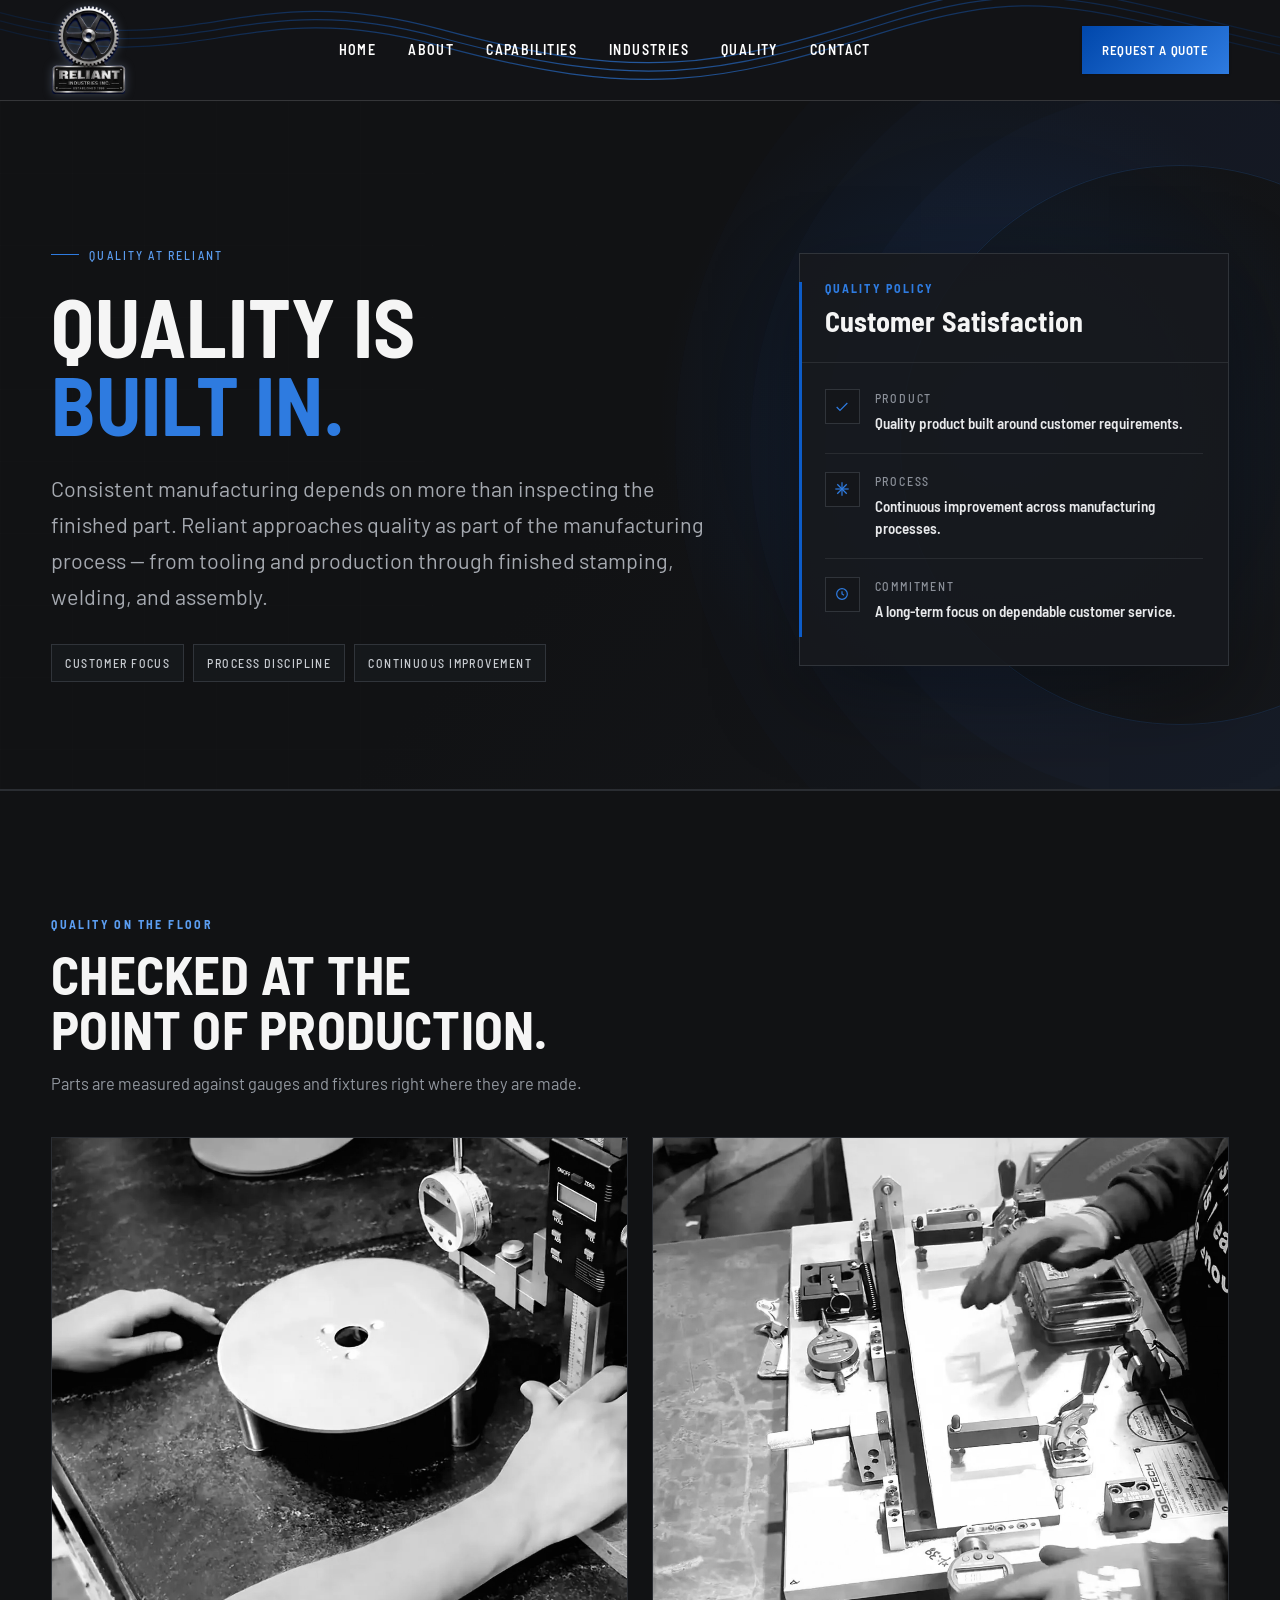
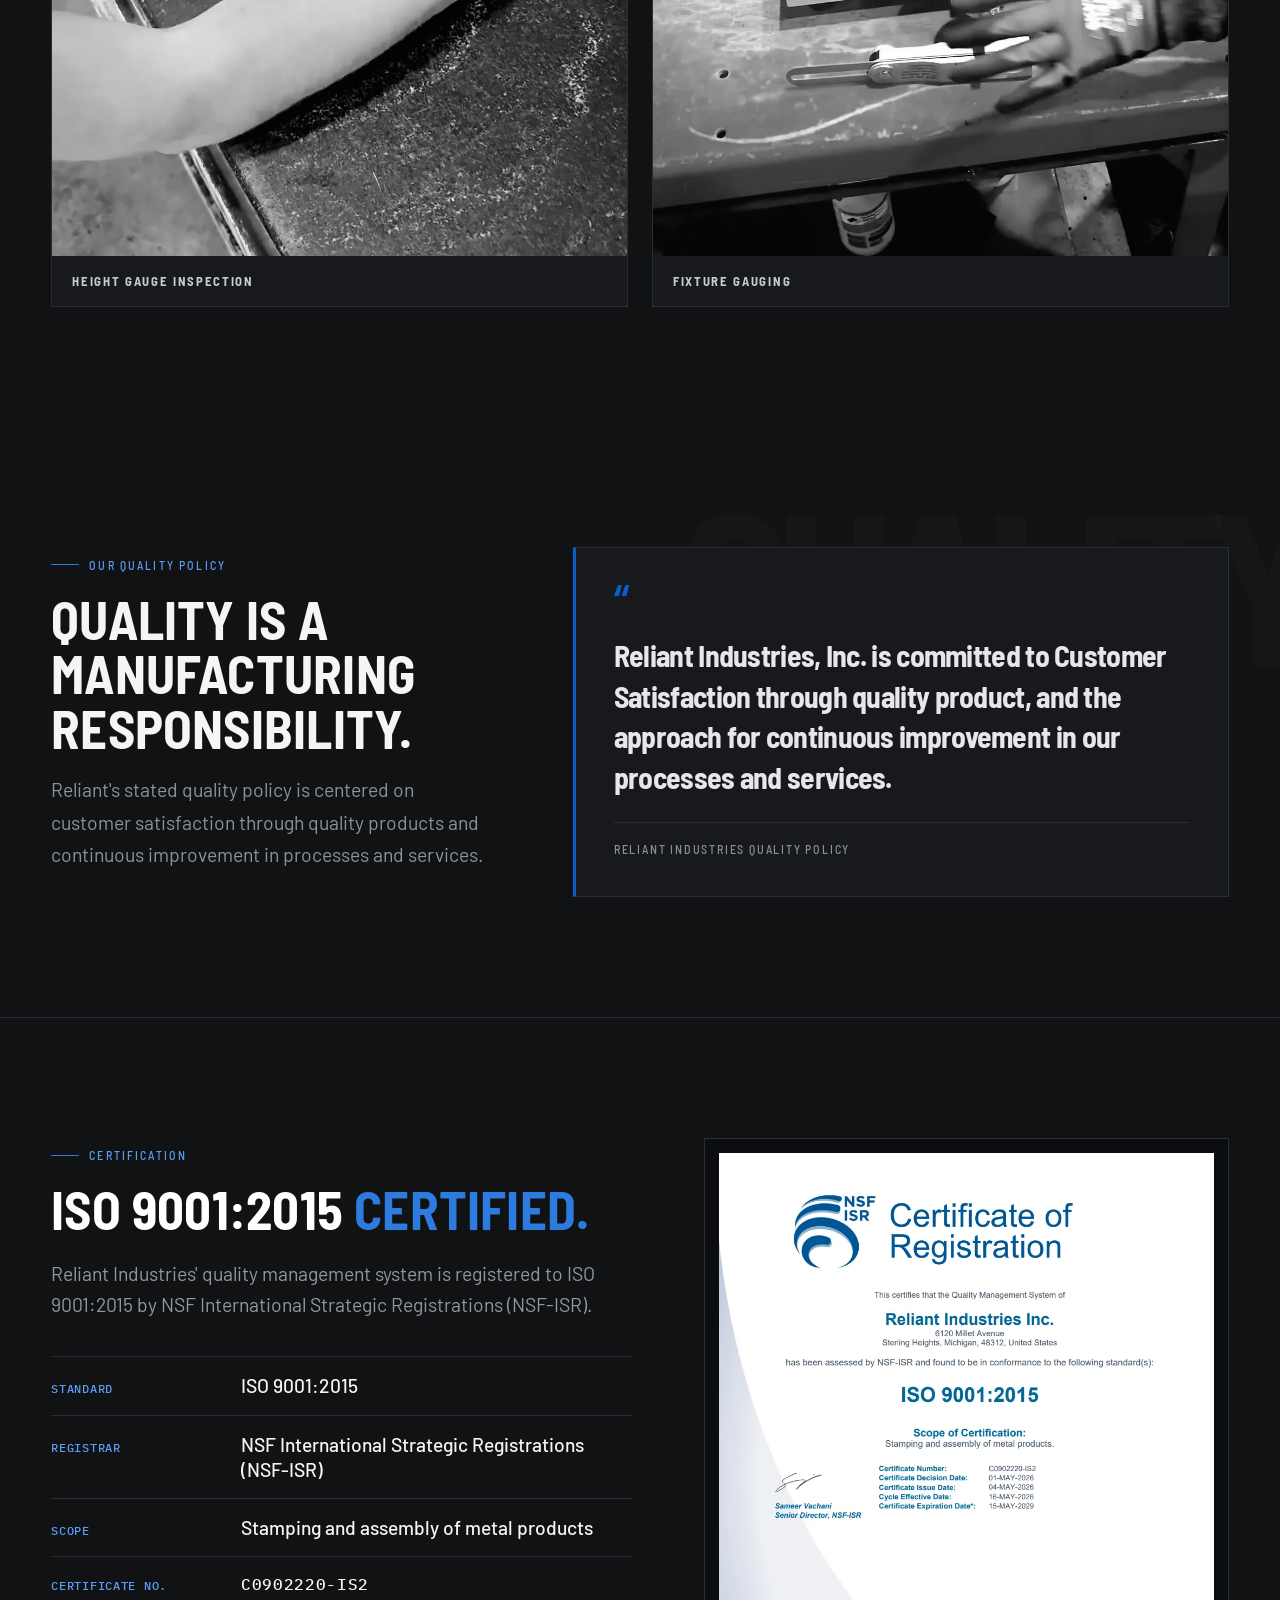
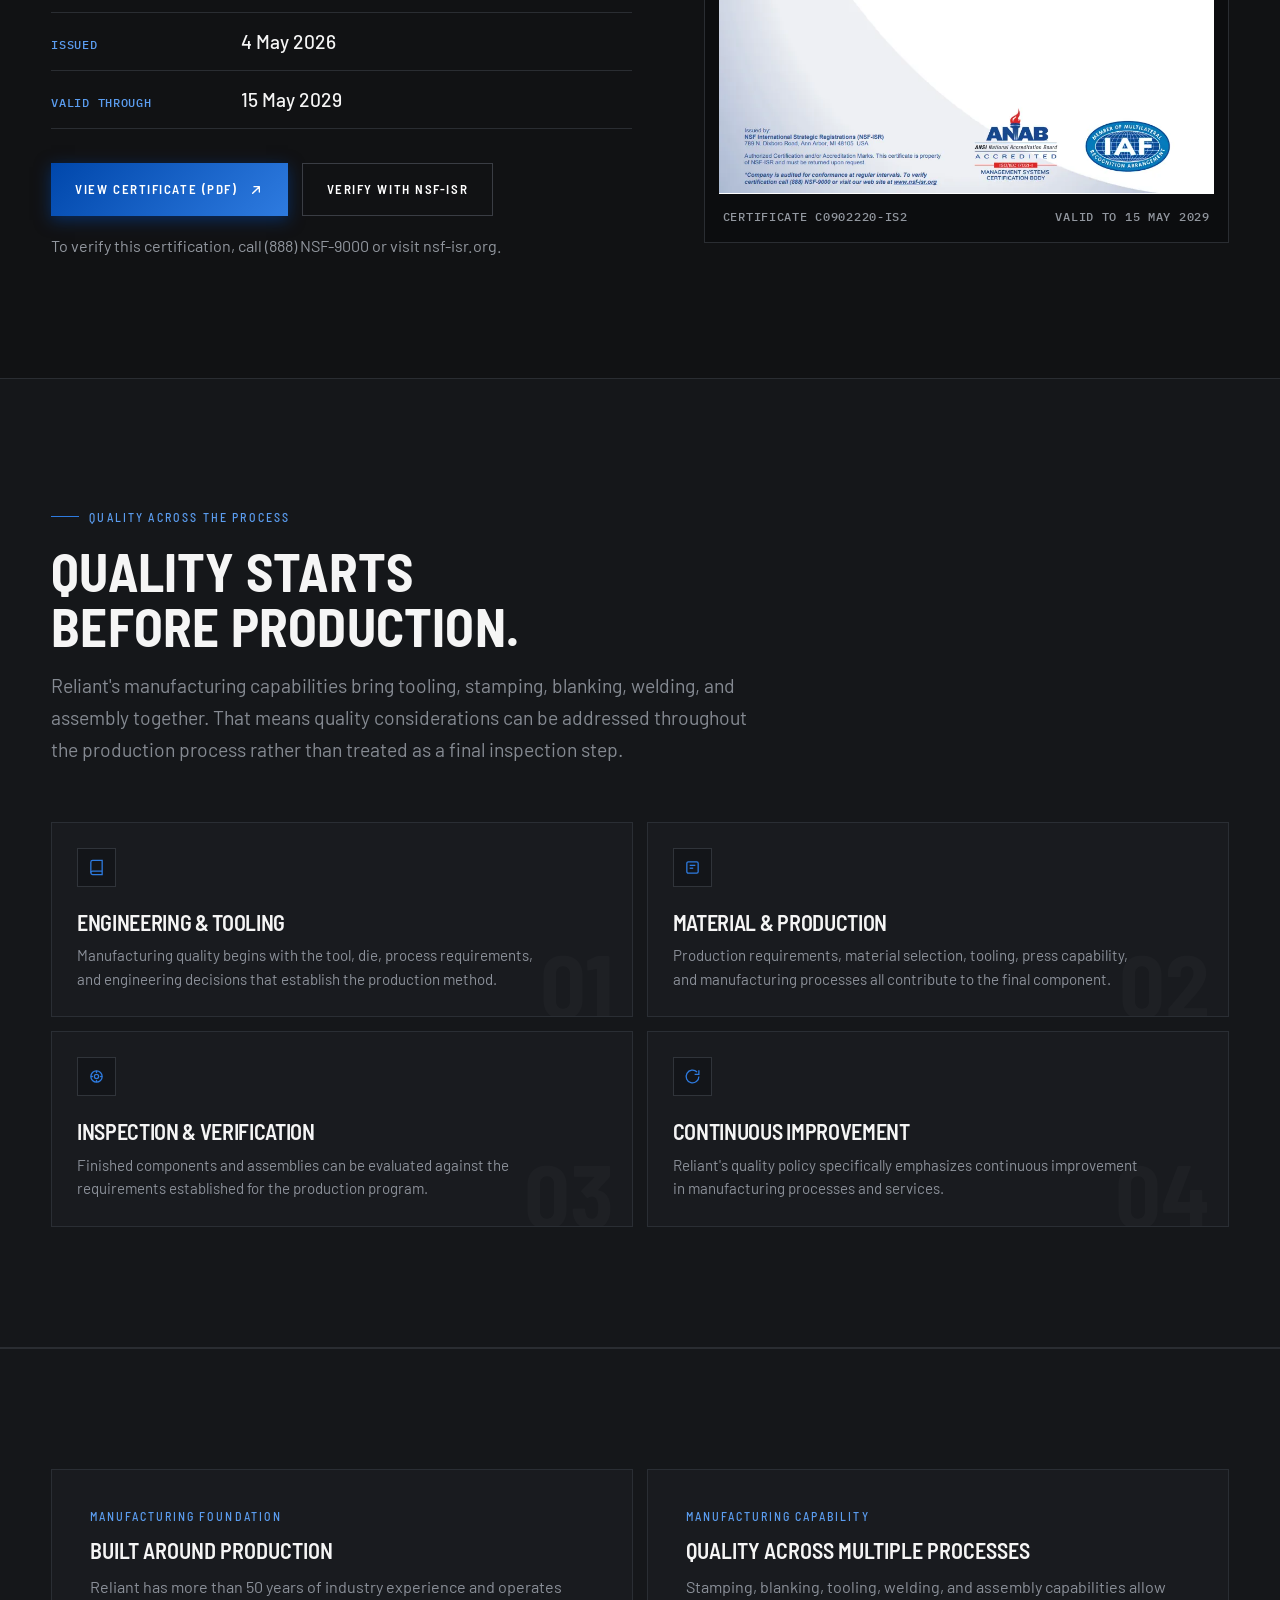
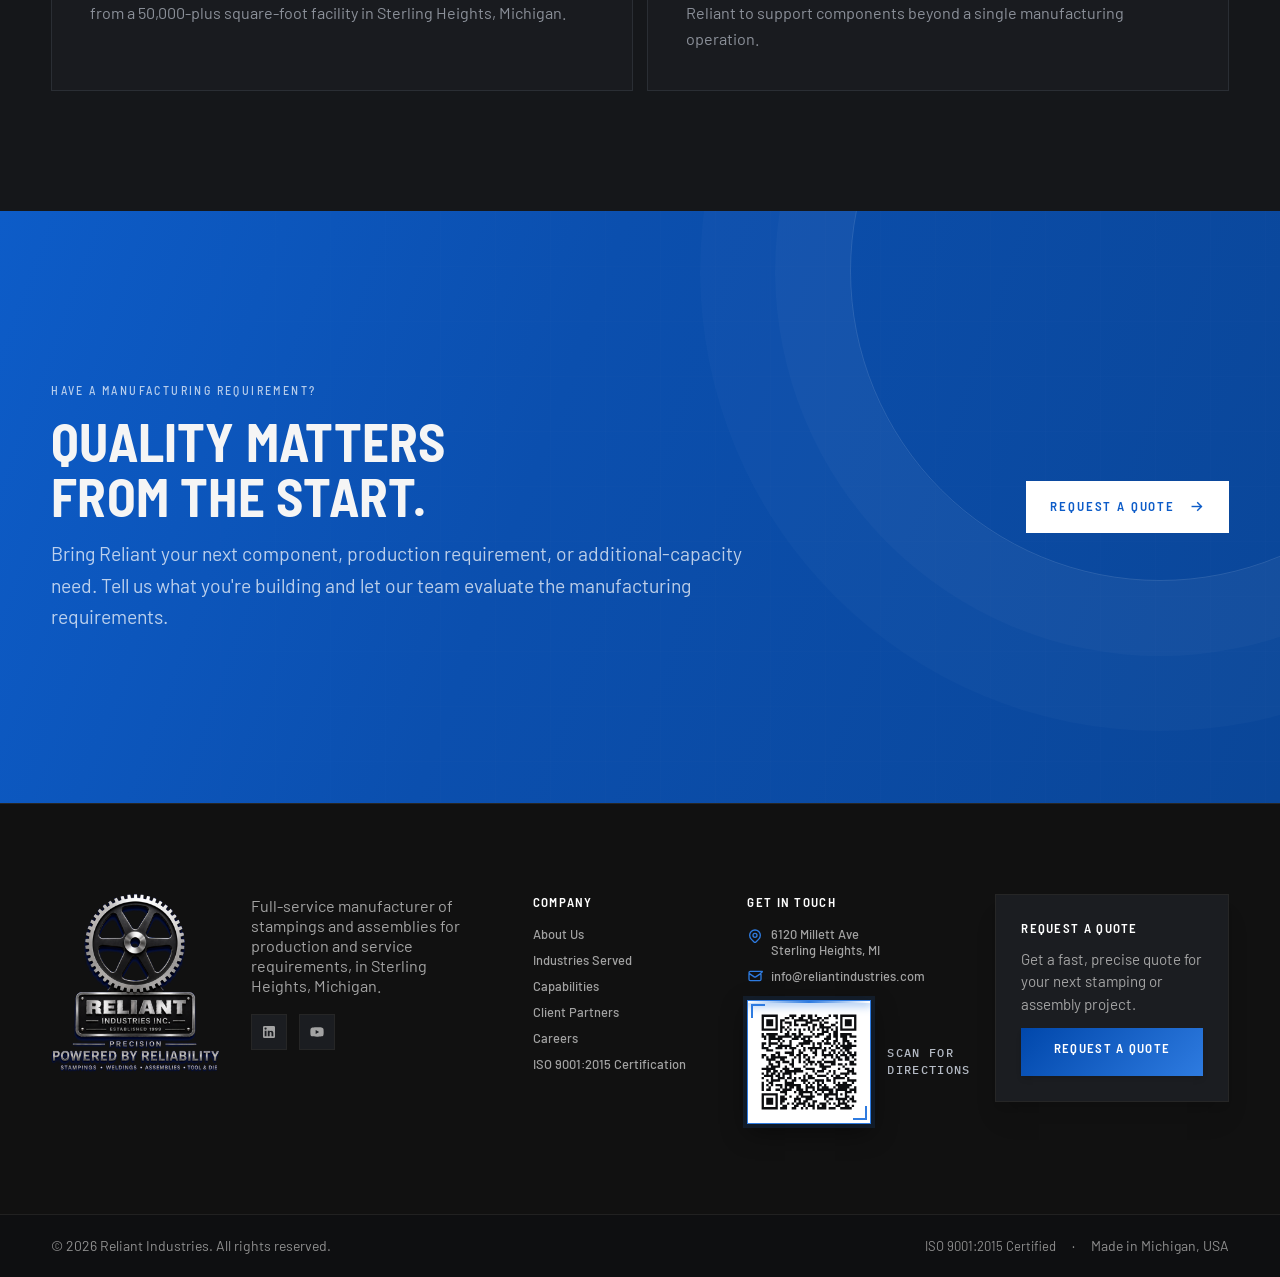
<file: pages/quality.html>
<!DOCTYPE html>
<html lang="en">
<head>
    <meta charset="UTF-8">
    <meta name="referrer" content="strict-origin-when-cross-origin">
    <meta name="viewport" content="width=device-width, initial-scale=1.0">
    <!-- SEO:start -->
    <title>ISO 9001:2015 Certified Metal Stamping | Reliant Industries</title>
    <meta name="description" content="Reliant Industries is ISO 9001:2015 certified by NSF-ISR. Quality is built into tooling, stamping, welding and assembly at our Sterling Heights, Michigan plant.">
    <meta name="robots" content="noindex, nofollow">
    <link rel="canonical" href="https://www.reliantindustries.com/pages/quality.html">
    <meta property="og:type" content="website">
    <meta property="og:site_name" content="Reliant Industries">
    <meta property="og:locale" content="en_US">
    <meta property="og:title" content="ISO 9001:2015 Certified Metal Stamping | Reliant Industries">
    <meta property="og:description" content="Reliant Industries is ISO 9001:2015 certified by NSF-ISR. Quality is built into tooling, stamping, welding and assembly at our Sterling Heights, Michigan plant.">
    <meta property="og:url" content="https://www.reliantindustries.com/pages/quality.html">
    <meta property="og:image" content="https://www.reliantindustries.com/assets/images/og/og-reliant.jpg">
    <meta property="og:image:width" content="1200">
    <meta property="og:image:height" content="630">
    <meta property="og:image:alt" content="Operators at a stamping press at Reliant Industries in Sterling Heights, Michigan">
    <meta name="twitter:card" content="summary_large_image">
    <meta name="twitter:title" content="ISO 9001:2015 Certified Metal Stamping | Reliant Industries">
    <meta name="twitter:description" content="Reliant Industries is ISO 9001:2015 certified by NSF-ISR. Quality is built into tooling, stamping, welding and assembly at our Sterling Heights, Michigan plant.">
    <meta name="twitter:image" content="https://www.reliantindustries.com/assets/images/og/og-reliant.jpg">
    <!-- SEO:end -->
    <!-- Favicon -->
    <link rel="icon" href="../favicon.ico" sizes="any">
    <link rel="icon" type="image/png" sizes="32x32" href="../assets/favicon/favicon-32x32.png">
    <link rel="icon" type="image/png" sizes="16x16" href="../assets/favicon/favicon-16x16.png">
    <link rel="apple-touch-icon" sizes="180x180" href="../assets/favicon/apple-touch-icon.png">
    <link rel="manifest" href="../assets/favicon/site.webmanifest">
    <meta name="theme-color" content="#111214">

    <!-- Tailwind CSS (via CDN) -->

    <!-- Google Fonts -->
    <link rel="preload" href="../assets/fonts/barlow-400.woff2" as="font" type="font/woff2" crossorigin>
    <link rel="preload" href="../assets/fonts/barlow-semi-condensed-700.woff2" as="font" type="font/woff2" crossorigin>
    <link rel="stylesheet" href="../assets/css/site.min.css?v=20261129">
    <!-- External Custom CSS -->
    <link rel="stylesheet" href="../assets/css/tailwind.css?v=20261102b">
    <!-- SEO-LD:start -->
    <script type="application/ld+json">{"@context":"https://schema.org","@graph":[{"@type":"LocalBusiness","@id":"https://www.reliantindustries.com/#organization","name":"Reliant Industries Inc.","foundingDate":"1999","alternateName":"Reliant Industries","url":"https://www.reliantindustries.com/","logo":"https://www.reliantindustries.com/assets/images/logo/reliant-logo-compact.webp","image":["https://www.reliantindustries.com/assets/images/og/og-reliant.jpg"],"description":"Family-owned metal stamping manufacturer in Sterling Heights, Michigan, providing blanking, tooling, welding and assembly.","slogan":"Powered by Reliability","telephone":"+1-586-275-0479","email":"sales@reliantindustries.com","address":{"@type":"PostalAddress","streetAddress":"6120 Millett Ave","addressLocality":"Sterling Heights","addressRegion":"MI","postalCode":"48312","addressCountry":"US"},"hasMap":"https://www.google.com/maps/search/?api=1&query=6120+Millett+Ave%2C+Sterling+Heights%2C+MI+48312","founder":{"@type":"Person","name":"Don Zack"},"knowsAbout":["Metal stamping","Blanking","Tool and die","Welding","Assembly"],"sameAs":["https://www.linkedin.com/in/reliant-industries-4bbb571b7/","https://www.youtube.com/@reliantindustries277"],"contactPoint":[{"@type":"ContactPoint","contactType":"sales","telephone":"+1-586-275-0479","email":"sales@reliantindustries.com","areaServed":"US","availableLanguage":"English"}],"hasCertification":{"@type":"Certification","name":"ISO 9001:2015","certificationIdentification":"C0902220-IS2","issuedBy":{"@type":"Organization","name":"NSF International Strategic Registrations"},"datePublished":"2026-05-04","expires":"2029-05-15"}},{"@type":"WebPage","@id":"https://www.reliantindustries.com/pages/quality.html#webpage","url":"https://www.reliantindustries.com/pages/quality.html","name":"ISO 9001:2015 Certified Metal Stamping | Reliant Industries","description":"Reliant Industries is ISO 9001:2015 certified by NSF-ISR. Quality is built into tooling, stamping, welding and assembly at our Sterling Heights, Michigan plant.","inLanguage":"en-US","isPartOf":{"@id":"https://www.reliantindustries.com/#website"},"about":{"@id":"https://www.reliantindustries.com/#organization"},"primaryImageOfPage":{"@type":"ImageObject","url":"https://www.reliantindustries.com/assets/images/og/og-reliant.jpg"},"breadcrumb":{"@id":"https://www.reliantindustries.com/pages/quality.html#breadcrumb"}},{"@type":"BreadcrumbList","@id":"https://www.reliantindustries.com/pages/quality.html#breadcrumb","itemListElement":[{"@type":"ListItem","position":1,"name":"Home","item":"https://www.reliantindustries.com/"},{"@type":"ListItem","position":2,"name":"Quality","item":"https://www.reliantindustries.com/pages/quality.html"}]}]}</script>
    <!-- SEO-LD:end -->
</head>
<body>

<header class="header-nav">
    <div class="header-wave-background">
        <svg viewBox="0 0 1600 120" preserveAspectRatio="none">
            <defs>
                <linearGradient id="waveBlueHeader" x1="0" y1="0" x2="1" y2="0">
                    <stop offset="0%" stop-color="#0047AB" stop-opacity=".25"/>
                    <stop offset="50%" stop-color="#2E7BE0" stop-opacity=".95"/>
                    <stop offset="100%" stop-color="#0047AB" stop-opacity=".25"/>
                </linearGradient>
            </defs>
            <g fill="none" stroke="url(#waveBlueHeader)" stroke-width="1.5">
                <path d="M0 15 C250 80 300 -30 550 35 S900 80 1100 20 S1350 -10 1600 45"/>
                <path d="M0 25 C250 90 300 -20 550 45 S900 90 1100 30 S1350 0 1600 55"/>
                <path d="M0 35 C250 100 300 -10 550 55 S900 100 1100 40 S1350 10 1600 65"/>
            </g>
        </svg>
    </div>

    <div class="max-w-7xl mx-auto brand-bar flex items-center justify-between relative z-10 sp-container">
      <!-- Brand Logo -->
      <a href="../index.html" class="brand-logo" aria-label="Reliant Industries Inc., home">
        <img src="../assets/images/logo/reliant-logo-nav.webp" alt="Reliant Industries Inc." width="206" height="238">
      </a>

      <nav class="hidden md:flex space-x-6 lg:space-x-8 text-xs font-bold uppercase tracking-wider text-neutral-300">
        <a href="../index.html" class="nav-link-underline text-white font-bold uppercase tracking-wider">Home</a>
        <a href="about.html" class="nav-link-underline text-white font-bold uppercase tracking-wider">About</a>
        <a href="capabilities.html" class="nav-link-underline text-white font-bold uppercase tracking-wider">Capabilities</a>
        <a href="industries.html" class="nav-link-underline text-white font-bold uppercase tracking-wider">Industries</a>
        <a href="quality.html" class="nav-link-underline text-white font-bold uppercase tracking-wider">Quality</a>
        <a href="contact.html" class="nav-link-underline text-white font-bold uppercase tracking-wider">Contact</a>
      </nav>

      <div class="flex items-center gap-2">
        <a href="../index.html#rfq" class="hidden sm:inline-flex cobalt-btn text-white text-xs font-bold uppercase tracking-wider px-4 py-2.5 md:px-5 shadow whitespace-nowrap">
          Request a quote
        </a>

        <!-- Mobile Menu Button -->
        <button id="mobileMenuBtn" class="md:hidden text-white p-2 focus:outline-none focus:ring-2 focus:ring-[#2E7BE0]" aria-label="Toggle Navigation Menu" aria-expanded="false" aria-controls="mobileMenu">
          <svg id="hamburgerIcon" class="w-7 h-7" fill="none" stroke="currentColor" viewBox="0 0 24 24">
            <path stroke-linecap="round" stroke-linejoin="round" stroke-width="2" d="M4 6h16M4 12h16M4 18h16"></path>
          </svg>
          <svg id="closeIcon" class="w-7 h-7 hidden" fill="none" stroke="currentColor" viewBox="0 0 24 24">
            <path stroke-linecap="round" stroke-linejoin="round" stroke-width="2" d="M6 18L18 6M6 6l12 12"></path>
          </svg>
        </button>
      </div>
    </div>

    <!-- Mobile Dropdown Navigation Menu -->
    <nav id="mobileMenu" class="hidden md:hidden relative z-10 bg-[#111214] border-t border-neutral-800 px-6 py-5 space-y-1 text-sm font-bold uppercase tracking-wider text-neutral-300" aria-label="Mobile Navigation">
        <a href="../index.html" class="block hover:text-white transition py-2.5 border-b border-neutral-800">Home</a>
        <a href="about.html" class="block hover:text-white transition py-2.5 border-b border-neutral-800">About</a>
        <a href="capabilities.html" class="block hover:text-white transition py-2.5 border-b border-neutral-800">Capabilities</a>
        <a href="industries.html" class="block hover:text-white transition py-2.5 border-b border-neutral-800">Industries</a>
        <a href="quality.html" class="block hover:text-white transition py-2.5 border-b border-neutral-800">Quality</a>
        <a href="contact.html" class="block hover:text-white transition py-2.5">Contact</a>
        <div class="pt-4">
          <a href="../index.html#rfq" class="block w-full text-center cobalt-btn text-white text-xs font-bold uppercase tracking-widest py-3 shadow">
            Request a quote
          </a>
        </div>
    </nav>
</header>

<!-- Mobile Nav Toggle Script -->
<style>
    /* =========================================================
       RELIANT QUALITY PAGE
       ========================================================= */

    :root {
        --quality-bg: #111214;
        --quality-surface: #17191d;
        --quality-surface-2: #1b1d21;
        --quality-border: #2a2d32;
        --quality-blue: #0D5CC8;
        --quality-blue-light: #2E7BE0;
        --quality-text: #f5f5f5;
        --quality-muted: #92979f;
        --quality-soft: #c7cbd1;
    }

    .quality-page {
        background: var(--quality-bg);
        color: var(--quality-text);
        overflow: hidden;
    }

    .quality-container {
        width: min(calc(var(--container) - 2 * var(--gutter)), calc(100% - 2 * var(--gutter)));
        margin: 0 auto;
    }

    .quality-eyebrow {
        display: inline-flex;
        align-items: center;
        gap: 10px;
        color: var(--quality-blue-light);
        font-size: var(--fs-eyebrow);
        font-weight: 800;
        letter-spacing: .18em;
        text-transform: uppercase;
    }

    .quality-eyebrow::before {
        content: "";
        width: 28px;
        height: 1px;
        background: var(--quality-blue-light);
        display: inline-block;
    }

    /* =========================================================
       HERO
       ========================================================= */

    .quality-hero {
        position: relative;
        min-height: 72vh;
        display: flex;
        align-items: center;
        border-bottom: 1px solid var(--quality-border);
        background:
            radial-gradient(
                circle at 78% 46%,
                rgba(13, 92, 200, .17),
                transparent 32%
            ),
            linear-gradient(
                135deg,
                #111214 0%,
                #111214 52%,
                #15171b 100%
            );
        overflow: hidden;
    }

    .quality-hero::before {
        content: "";
        position: absolute;
        inset: 0;
        opacity: .20;
        pointer-events: none;
        background-image:
            linear-gradient(
                rgba(255,255,255,.035) 1px,
                transparent 1px
            ),
            linear-gradient(
                90deg,
                rgba(255,255,255,.035) 1px,
                transparent 1px
            );
        background-size: 72px 72px;
        mask-image:
            linear-gradient(
                to right,
                black,
                transparent 85%
            );
        -webkit-mask-image:
            linear-gradient(
                to right,
                black,
                transparent 85%
            );
    }

    .quality-hero::after {
        content: "";
        position: absolute;
        width: 560px;
        height: 560px;
        right: -180px;
        top: 50%;
        transform: translateY(-50%);
        border: 1px solid rgba(46,123,224,.18);
        border-radius: 50%;
        box-shadow:
            0 0 0 75px rgba(46,123,224,.025),
            0 0 0 150px rgba(46,123,224,.018),
            0 0 0 225px rgba(46,123,224,.012);
        pointer-events: none;
    }

    .quality-hero-inner {
        position: relative;
        z-index: 2;
        display: grid;
        grid-template-columns: minmax(0, 1fr) 430px;
        gap: 80px;
        align-items: center;
        padding: var(--hero-top) 0 var(--hero-bottom);
    }

    .quality-hero h1 {
        max-width: 760px;
        margin: 22px 0 28px;
        font-size: clamp(3.4rem, 6vw, 6rem);
        line-height: .9;
        letter-spacing: -.06em;
        font-weight: 900;
        text-transform: uppercase;
    }

    .quality-hero h1 span {
        color: var(--quality-blue-light);
    }

    .quality-hero-copy {
        max-width: 670px;
        color: #a5a9b0;
        font-size: var(--fs-lead);
        line-height: 1.8;
    }

    .quality-hero-meta {
        display: flex;
        flex-wrap: wrap;
        gap: 9px;
        margin-top: 30px;
    }

    .quality-meta-chip {
        padding: 9px 13px;
        border: 1px solid #30343a;
        background: rgba(23,25,29,.8);
        color: #c8ccd1;
        font-size: var(--fs-eyebrow);
        font-weight: 800;
        text-transform: uppercase;
        letter-spacing: .12em;
    }

    /* =========================================================
       HERO QUALITY PANEL
       ========================================================= */

    .quality-hero-panel {
        position: relative;
        background: rgba(23,25,29,.9);
        border: 1px solid #30343a;
        box-shadow: 0 30px 80px rgba(0,0,0,.35);
    }

    .quality-hero-panel::before {
        content: "";
        position: absolute;
        left: -1px;
        top: 28px;
        bottom: 28px;
        width: 3px;
        background: var(--quality-blue);
    }

    .quality-panel-header {
        padding: var(--card-pad-sm);
        border-bottom: 1px solid var(--quality-border);
    }

    .quality-panel-header span {
        display: block;
        color: var(--quality-blue-light);
        font-size: var(--fs-eyebrow);
        font-weight: 800;
        text-transform: uppercase;
        letter-spacing: .18em;
        margin-bottom: 8px;
    }

    .quality-panel-header h2 {
        margin: 0;
        font-size: 23px;
        font-weight: 850;
    }

    .quality-panel-body {
        padding: 8px var(--card-pad-sm) var(--card-pad-sm);
    }

    .quality-panel-row {
        display: grid;
        grid-template-columns: 35px 1fr;
        gap: 15px;
        padding: 18px 0;
        border-bottom: 1px solid #282b30;
    }

    .quality-panel-row:last-child {
        border-bottom: 0;
    }

    .quality-panel-icon {
        width: 35px;
        height: 35px;
        border: 1px solid #30343a;
        background: #14161a;
        display: flex;
        align-items: center;
        justify-content: center;
        color: var(--quality-blue-light);
    }

    .quality-panel-label {
        color: #8b9099;
        font-size: var(--fs-eyebrow);
        font-weight: 800;
        text-transform: uppercase;
        letter-spacing: .15em;
        margin-bottom: 5px;
    }

    .quality-panel-value {
        color: #e8e9eb;
        font-size: var(--fs-small);
        font-weight: 650;
        line-height: 1.5;
    }

    /* =========================================================
       POLICY / STORY
       ========================================================= */

    .quality-policy {
        padding: var(--section-y) 0;
        background: #111214;
        position: relative;
    }

    .quality-policy::before {
        content: "QUALITY";
        position: absolute;
        right: -30px;
        top: 45px;
        font-size: clamp(7rem, 17vw, 15rem);
        line-height: 1;
        letter-spacing: -.08em;
        font-weight: 900;
        color: rgba(255,255,255,.018);
        pointer-events: none;
    }

    .quality-policy-grid {
        position: relative;
        z-index: 2;
        display: grid;
        grid-template-columns: .8fr 1.2fr;
        gap: 85px;
        align-items: start;
    }

    .quality-policy h2 {
        margin: 18px 0 18px;
        font-size: clamp(2.2rem, 4vw, 3.6rem);
        line-height: .98;
        letter-spacing: -.05em;
        font-weight: 900;
        text-transform: uppercase;
    }

    .quality-policy-intro {
        color: #8d929a;
        font-size: var(--fs-body);
        line-height: 1.8;
    }

    .quality-quote {
        position: relative;
        padding: var(--card-pad);
        background: #17191d;
        border: 1px solid #2b2f35;
        border-left: 3px solid var(--quality-blue);
    }

    .quality-quote-mark {
        color: var(--quality-blue);
        font-size: 52px;
        line-height: .6;
        font-family: var(--font-display, "Barlow Semi Condensed", "Barlow", sans-serif);
        margin-bottom: 18px;
    }

    .quality-quote p {
        margin: 0;
        color: #e6e7e9;
        font-size: var(--fs-h3);
        line-height: 1.45;
        font-weight: 650;
        letter-spacing: -.025em;
    }

    .quality-quote-footer {
        margin-top: 25px;
        padding-top: 17px;
        border-top: 1px solid #2a2e34;
        color: #8b9099;
        font-size: var(--fs-eyebrow);
        font-weight: 800;
        letter-spacing: .15em;
        text-transform: uppercase;
    }

    /* =========================================================
       QUALITY SYSTEM
       ========================================================= */

    .quality-system {
        padding: var(--section-y) 0;
        background: #15171a;
        border-top: 1px solid var(--quality-border);
        border-bottom: 1px solid var(--quality-border);
    }

    .quality-section-heading {
        max-width: 720px;
        margin-bottom: 55px;
    }

    .quality-section-heading h2 {
        margin: 18px 0 16px;
        font-size: clamp(2.2rem, 4vw, 3.7rem);
        line-height: .96;
        letter-spacing: -.05em;
        font-weight: 900;
        text-transform: uppercase;
    }

    .quality-section-heading p {
        margin: 0;
        color: #858a92;
        font-size: var(--fs-body);
        line-height: 1.8;
    }

    .quality-system-grid {
        display: grid;
        grid-template-columns: repeat(2, 1fr);
        gap: 14px;
    }

    .quality-system-card {
        position: relative;
        padding: var(--card-pad-sm);
        min-height: 175px;
        background: #191b1f;
        border: 1px solid #2a2e34;
        overflow: hidden;
        transition:
            border-color .2s ease,
            transform .2s ease,
            background .2s ease;
    }

    .quality-system-card:hover {
        transform: translateY(-3px);
        border-color: #3a414b;
        background: #1b1e23;
    }

    .quality-system-card::after {
        content: attr(data-number);
        position: absolute;
        right: 18px;
        bottom: -12px;
        font-size: 90px;
        line-height: 1;
        font-weight: 900;
        color: rgba(255,255,255,.025);
        pointer-events: none;
    }

    .quality-card-icon {
        width: 39px;
        height: 39px;
        margin-bottom: 22px;
        border: 1px solid #30343a;
        background: #131519;
        display: flex;
        align-items: center;
        justify-content: center;
        color: var(--quality-blue-light);
    }

    .quality-system-card h3 {
        margin: 0 0 9px;
        font-size: 16px;
        font-weight: 850;
        text-transform: uppercase;
        letter-spacing: -.015em;
    }

    .quality-system-card p {
        position: relative;
        z-index: 2;
        margin: 0;
        max-width: 470px;
        color: #8b9099;
        font-size: var(--fs-caption);
        line-height: 1.7;
    }

    /* =========================================================
       QUALITY / MANUFACTURING PROOF
       ========================================================= */

    .quality-proof {
        padding: var(--section-y) 0;
        background: #15171a;
        border-top: 1px solid var(--quality-border);
    }

    .quality-proof-grid {
        display: grid;
        grid-template-columns: 1fr 1fr;
        gap: 14px;
    }

    .quality-proof-card {
        padding: var(--card-pad);
        background: #191b1f;
        border: 1px solid #2a2e34;
    }

    .quality-proof-label {
        color: var(--quality-blue-light);
        font-size: var(--fs-eyebrow);
        font-weight: 800;
        text-transform: uppercase;
        letter-spacing: .17em;
        margin-bottom: 12px;
    }

    .quality-proof-card h3 {
        margin: 0 0 10px;
        font-size: 20px;
        font-weight: 850;
        text-transform: uppercase;
    }

    .quality-proof-card p {
        margin: 0;
        color: #8b9099;
        font-size: var(--fs-small);
        line-height: 1.75;
    }

    /* =========================================================
       RFQ CTA
       ========================================================= */

    .quality-rfq {
        position: relative;
        padding: var(--section-y-large) 0;
        background:
            linear-gradient(
                110deg,
                #0d5cc8 0%,
                #0b4fae 42%,
                #0a4698 100%
            );
        overflow: hidden;
    }

    .quality-rfq::before {
        content: "";
        position: absolute;
        width: 620px;
        height: 620px;
        right: -190px;
        top: -250px;
        border: 1px solid rgba(255,255,255,.13);
        border-radius: 50%;
        box-shadow:
            0 0 0 75px rgba(255,255,255,.025),
            0 0 0 150px rgba(255,255,255,.02);
    }

    .quality-rfq::after {
        content: "";
        position: absolute;
        inset: 0;
        opacity: .11;
        background-image:
            linear-gradient(
                90deg,
                rgba(255,255,255,.08) 1px,
                transparent 1px
            ),
            linear-gradient(
                rgba(255,255,255,.08) 1px,
                transparent 1px
            );
        background-size: 55px 55px;
        mask-image:
            linear-gradient(
                to right,
                transparent,
                black 35%,
                black
            );
        -webkit-mask-image:
            linear-gradient(
                to right,
                transparent,
                black 35%,
                black
            );
    }

    .quality-rfq-inner {
        position: relative;
        z-index: 2;
        display: flex;
        align-items: center;
        justify-content: space-between;
        gap: 50px;
    }

    .quality-rfq-copy {
        max-width: 750px;
    }

    .quality-rfq-eyebrow {
        color: rgba(255,255,255,.7);
        font-size: var(--fs-eyebrow);
        font-weight: 900;
        letter-spacing: .2em;
        text-transform: uppercase;
    }

    .quality-rfq h2 {
        margin: 15px 0;
        font-size: clamp(2.4rem, 5vw, 4.7rem);
        line-height: .94;
        letter-spacing: -.055em;
        font-weight: 900;
        text-transform: uppercase;
    }

    .quality-rfq p {
        max-width: 700px;
        margin: 0;
        color: rgba(255,255,255,.72);
        font-size: var(--fs-body);
        line-height: 1.75;
    }

    .quality-rfq-btn {
        flex: 0 0 auto;
        display: inline-flex;
        align-items: center;
        gap: 13px;
        padding: 16px 24px;
        background: white;
        color: #0d5cc8;
        text-decoration: none;
        font-size: var(--fs-button);
        font-weight: 900;
        letter-spacing: .14em;
        text-transform: uppercase;
        transition: all .2s ease;
    }

    .quality-rfq-btn:hover {
        transform: translateY(-3px);
        box-shadow: 0 15px 35px rgba(0,0,0,.2);
    }

    /* =========================================================
       RESPONSIVE
       ========================================================= */

    @media (max-width: 1000px) {

        .quality-hero-inner {
            grid-template-columns: 1fr;
            gap: 45px;
        }

        .quality-hero {
            min-height: auto;
        }

        .quality-hero-panel {
            max-width: 560px;
        }

        .quality-principles-grid {
            grid-template-columns: 1fr 1fr;
        }

        .quality-policy-grid {
            grid-template-columns: 1fr;
            gap: 45px;
        }

        .quality-process-heading {
            flex-direction: column;
            align-items: flex-start;
        }

        .quality-process-line {
            grid-template-columns: 1fr 1fr;
        }

        .quality-process-step {
            border-bottom: 1px solid #2a2e34;
        }

        .quality-rfq-inner {
            align-items: flex-start;
            flex-direction: column;
        }
    }

    @media (max-width: 700px) {

        .quality-container {
            width: min(100% - 32px, 1180px);
        }

        .quality-hero-inner {
            padding: var(--hero-top) 0 var(--hero-bottom);
        }

        .quality-hero h1 {
            font-size: clamp(2.9rem, 13vw, 4.5rem);
        }
        .quality-system-grid,
        .quality-proof-grid{
            grid-template-columns: 1fr;
        }

        .quality-policy,
        .quality-system{
            padding: var(--section-y) 0;
        }

        .quality-quote {
            padding: var(--card-pad);
        }

        .quality-rfq {
            padding: var(--section-y-large) 0;
        }
    }
</style>

<main class="quality-page">

    <!-- =====================================================
         HERO
         ===================================================== -->

    <section class="quality-hero">

        <div class="quality-container quality-hero-inner">

            <div>

                <div class="quality-eyebrow">
                    Quality at Reliant
                </div>

                <h1>
                    Quality Is<br>
                    <span>Built In.</span>
                </h1>

                <p class="quality-hero-copy">
                    Consistent manufacturing depends on more than
                    inspecting the finished part. Reliant approaches
                    quality as part of the manufacturing process —
                    from tooling and production through finished
                    stamping, welding, and assembly.
                </p>

                <div class="quality-hero-meta">

                    <div class="quality-meta-chip">
                        Customer Focus
                    </div>

                    <div class="quality-meta-chip">
                        Process Discipline
                    </div>

                    <div class="quality-meta-chip">
                        Continuous Improvement
                    </div>

                </div>

            </div>

            <!-- QUALITY PANEL -->

            <div class="quality-hero-panel">

                <div class="quality-panel-header">

                    <span>
                        Quality Policy
                    </span>

                    <h2>
                        Customer Satisfaction
                    </h2>

                </div>

                <div class="quality-panel-body">

                    <div class="quality-panel-row">

                        <div class="quality-panel-icon">

                            <svg width="16" height="16"
                                 viewBox="0 0 24 24"
                                 fill="none"
                                 stroke="currentColor"
                                 stroke-width="1.8">
                                <path d="M20 6 9 17l-5-5"/>
                            </svg>

                        </div>

                        <div>

                            <div class="quality-panel-label">
                                Product
                            </div>

                            <div class="quality-panel-value">
                                Quality product built around customer requirements.
                            </div>

                        </div>

                    </div>

                    <div class="quality-panel-row">

                        <div class="quality-panel-icon">

                            <svg width="16" height="16"
                                 viewBox="0 0 24 24"
                                 fill="none"
                                 stroke="currentColor"
                                 stroke-width="1.8">
                                <path d="M12 2v20"/>
                                <path d="M2 12h20"/>
                                <path d="m4.9 4.9 14.2 14.2"/>
                                <path d="m19.1 4.9-14.2 14.2"/>
                            </svg>

                        </div>

                        <div>

                            <div class="quality-panel-label">
                                Process
                            </div>

                            <div class="quality-panel-value">
                                Continuous improvement across manufacturing processes.
                            </div>

                        </div>

                    </div>

                    <div class="quality-panel-row">

                        <div class="quality-panel-icon">

                            <svg width="16" height="16"
                                 viewBox="0 0 24 24"
                                 fill="none"
                                 stroke="currentColor"
                                 stroke-width="1.8">
                                <circle cx="12" cy="12" r="8"/>
                                <path d="M12 8v4l3 2"/>
                            </svg>

                        </div>

                        <div>

                            <div class="quality-panel-label">
                                Commitment
                            </div>

                            <div class="quality-panel-value">
                                A long-term focus on dependable customer service.
                            </div>

                        </div>

                    </div>

                </div>

            </div>

        </div>

    </section>

    <!-- =====================================================
         QUALITY ON THE FLOOR (real footage)
    ===================================================== -->

    <section class="quality-floor" style="background:#111214;border-top:1px solid #2a2d32;padding:var(--section-y) 0;">

        <div class="quality-container">

            <div style="max-width:720px;margin-bottom:40px;">
                <span style="color:#5b9df0;font-size:12px;font-weight:700;letter-spacing:.2em;text-transform:uppercase;">
                    Quality on the Floor
                </span>
                <h2 style="margin-top:12px;color:#f5f5f5;font-size:clamp(1.6rem,3vw,2.3rem);font-weight:800;line-height:1.15;text-transform:uppercase;letter-spacing:-.01em;">
                    Checked at the point of production.
                </h2>
                <p style="margin-top:14px;color:#92979f;font-size:.95rem;line-height:1.7;">
                    Parts are measured against gauges and fixtures right where they are made.
                </p>
            </div>

            <div style="display:grid;grid-template-columns:repeat(auto-fit,minmax(280px,1fr));gap:24px;">

                <figure style="margin:0;background:#17191d;border:1px solid #2a2d32;">
                    <div style="position:relative;aspect-ratio:4/5;overflow:hidden;background:#000;">
                        <video  muted loop playsinline 
                               poster="../assets/images/posters/quality-inspection.webp"
                               style="position:absolute;inset:0;width:100%;height:100%;object-fit:cover;object-position:50% 60%;" data-lazy preload="none" data-src-mobile="../assets/videos/quality-inspection-m.mp4">
                            <source src="../assets/videos/quality-inspection.mp4" type="video/mp4">
                        </video>
                    </div>
                    <figcaption style="padding:16px 20px;color:#c7cbd1;font-size:12px;font-weight:700;letter-spacing:.14em;text-transform:uppercase;">
                        Height Gauge Inspection
                    </figcaption>
                </figure>

                <figure style="margin:0;background:#17191d;border:1px solid #2a2d32;">
                    <div style="position:relative;aspect-ratio:4/5;overflow:hidden;background:#000;">
                        <video  muted loop playsinline 
                               poster="../assets/images/posters/quality-fixture.webp"
                               style="position:absolute;inset:0;width:100%;height:100%;object-fit:cover;object-position:50% 50%;" data-lazy preload="none" data-src-mobile="../assets/videos/quality-fixture-m.mp4">
                            <source src="../assets/videos/quality-fixture.mp4" type="video/mp4">
                        </video>
                    </div>
                    <figcaption style="padding:16px 20px;color:#c7cbd1;font-size:12px;font-weight:700;letter-spacing:.14em;text-transform:uppercase;">
                        Fixture Gauging
                    </figcaption>
                </figure>

            </div>

        </div>

    </section>

    <!-- =====================================================
         QUALITY POLICY
         ===================================================== -->

    <section class="quality-policy">

        <div class="quality-container quality-policy-grid">

            <div>

                <div class="quality-eyebrow">
                    Our Quality Policy
                </div>

                <h2>
                    Quality Is A<br>
                    Manufacturing<br>
                    Responsibility.
                </h2>

                <p class="quality-policy-intro">
                    Reliant's stated quality policy is centered on
                    customer satisfaction through quality products
                    and continuous improvement in processes and
                    services.
                </p>

            </div>

            <div class="quality-quote">

                <div class="quality-quote-mark">
                    “
                </div>

                <p>
                    Reliant Industries, Inc. is committed to Customer
                    Satisfaction through quality product, and the
                    approach for continuous improvement in our
                    processes and services.
                </p>

                <div class="quality-quote-footer">
                    Reliant Industries Quality Policy
                </div>

            </div>

        </div>

    </section>

    <!-- =====================================================
         ISO 9001:2015 CERTIFICATION
    ===================================================== -->

    <style>
        .quality-iso { background: var(--quality-bg); border-top: 1px solid var(--quality-border); padding: var(--section-y) 0; scroll-margin-top: 80px; }
        .quality-iso-grid { display: grid; grid-template-columns: minmax(0, 1.05fr) minmax(0, .95fr); gap: 72px; align-items: start; }
        .quality-iso h2 { margin: 18px 0 0; color: #fff; font-size: clamp(2.2rem, 4.4vw, 3.8rem); line-height: .98; text-transform: uppercase; }
        .quality-iso h2 span { color: var(--quality-blue-light); }
        .quality-iso-intro { margin-top: 22px; color: var(--quality-muted); font-size: var(--fs-body); line-height: 1.7; max-width: 560px; }
        .quality-iso-data { margin: 36px 0 0; border-top: 1px solid var(--quality-border); }
        .quality-iso-row { display: grid; grid-template-columns: 170px 1fr; gap: 20px; padding: 16px 0; border-bottom: 1px solid var(--quality-border); align-items: baseline; }
        .quality-iso-row dt { color: var(--quality-blue-light); }
        .quality-iso-row dd { margin: 0; color: #f5f5f5; font-size: var(--fs-body); font-weight: 500; line-height: 1.4; }
        .quality-iso-actions { display: flex; flex-wrap: wrap; gap: 14px; margin-top: 34px; }
        .quality-iso-actions a { display: inline-flex; align-items: center; justify-content: center; gap: 10px; padding: 16px 24px; text-decoration: none; color: #fff; }
        .quality-iso-actions .ghost { border: 1px solid #3a3d44; background: transparent; }
        .quality-iso-actions .ghost:hover { border-color: var(--quality-blue-light); }
        .quality-iso-verify { margin-top: 18px; color: var(--quality-muted); font-size: var(--fs-small); line-height: 1.6; }

        /* certificate viewer: shows the image if present, otherwise a clean placeholder card */
        .quality-cert-frame { position: relative; background: #0c0d0f; border: 1px solid var(--quality-border); padding: 14px; }
        .quality-cert-inner { position: relative; aspect-ratio: 8.5 / 11; background: #17191d; overflow: hidden; display: flex; }
        .quality-cert-inner > a { position: absolute; inset: 0; z-index: 2; display: block; }
        .quality-cert-inner img { position: absolute; inset: 0; width: 100%; height: 100%; object-fit: contain; background: #fff; z-index: 1; }
        .quality-cert-placeholder { margin: auto; padding: var(--card-pad); text-align: center; max-width: 340px; }
        .quality-cert-placeholder .mark { width: 64px; height: 64px; margin: 0 auto 22px; display: flex; align-items: center; justify-content: center; border: 1px solid rgba(46,123,224,.5); background: rgba(46,123,224,.1); color: var(--quality-blue-light); }
        .quality-cert-placeholder .t { color: #fff; font-size: var(--fs-card); font-weight: 700; text-transform: uppercase; line-height: 1.15; }
        .quality-cert-placeholder .s { margin-top: 12px; color: var(--quality-muted); font-size: var(--fs-small); line-height: 1.55; }
        .quality-cert-inner.has-cert .quality-cert-placeholder { display: none; }
        .quality-cert-caption { display: flex; justify-content: space-between; gap: 16px; padding: 14px 4px 2px; color: var(--quality-muted); }

        @media (max-width: 980px) {
            .quality-iso { padding: var(--section-y) 0; }
            .quality-iso-grid { grid-template-columns: 1fr; gap: 48px; }
            .quality-cert-frame { max-width: 520px; }
        }
        @media (max-width: 560px) {
            .quality-iso-row { grid-template-columns: 1fr; gap: 6px; }
            .quality-iso-actions a { width: 100%; }
        }
    </style>

    <section class="quality-iso" id="iso-certification">
        <div class="quality-container quality-iso-grid">

            <div>
                <div class="quality-eyebrow">Certification</div>

                <h2>ISO 9001:2015 <span>Certified.</span></h2>

                <p class="quality-iso-intro">
                    Reliant Industries' quality management system is registered to ISO 9001:2015
                    by NSF International Strategic Registrations (NSF-ISR).
                </p>

                <dl class="quality-iso-data">
                    <div class="quality-iso-row"><dt class="tech">Standard</dt><dd>ISO 9001:2015</dd></div>
                    <div class="quality-iso-row"><dt class="tech">Registrar</dt><dd>NSF International Strategic Registrations (NSF-ISR)</dd></div>
                    <div class="quality-iso-row"><dt class="tech">Scope</dt><dd>Stamping and assembly of metal products</dd></div>
                    <div class="quality-iso-row"><dt class="tech">Certificate No.</dt><dd class="tech-inline">C0902220-IS2</dd></div>
                    <div class="quality-iso-row"><dt class="tech">Issued</dt><dd>4 May 2026</dd></div>
                    <div class="quality-iso-row"><dt class="tech">Valid through</dt><dd>15 May 2029</dd></div>
                </dl>

                <div class="quality-iso-actions">
                    <a class="cobalt-btn" href="https://www.reliantindustries.com/wp-content/uploads/2026/05/C0902220-IS2.pdf" target="_blank" rel="noopener">
                        View Certificate (PDF)
                        <svg width="16" height="16" fill="none" stroke="currentColor" viewBox="0 0 24 24" aria-hidden="true"><path stroke-linecap="round" stroke-linejoin="round" stroke-width="2" d="M7 17L17 7M9 7h8v8"/></svg>
                    </a>
                    <a class="ghost hero-btn-secondary" href="https://www.nsf-isr.org" target="_blank" rel="noopener">Verify with NSF-ISR</a>
                </div>

                <p class="quality-iso-verify">
                    To verify this certification, call (888) NSF-9000 or visit nsf-isr.org.
                </p>
            </div>

            <!-- Certificate viewer.
                 To show the certificate itself: save an image of it as
                 assets/certificates/iso-9001-certificate.webp (and, optionally, the PDF as
                 assets/certificates/iso-9001-certificate.pdf, then point the two links at it). -->
            <div class="quality-cert-frame">
                <div class="quality-cert-inner" id="isoCert">
                    <img src="../assets/images/iso26.webp" width="914" height="1181" loading="lazy"
                         alt="ISO 9001:2015 Certificate of Registration, Reliant Industries Inc., issued by NSF-ISR"
                         data-img-loaded="has-cert"
                         data-img-error="remove">
                    <a href="https://www.reliantindustries.com/wp-content/uploads/2026/05/C0902220-IS2.pdf" target="_blank" rel="noopener" aria-label="Open the ISO 9001:2015 certificate (PDF)"></a>

                    <div class="quality-cert-placeholder">
                        <div class="mark">
                            <svg width="30" height="30" viewBox="0 0 24 24" fill="none" stroke="currentColor" stroke-width="1.6" stroke-linecap="round" stroke-linejoin="round" aria-hidden="true"><path d="M14 3H7a2 2 0 00-2 2v14a2 2 0 002 2h10a2 2 0 002-2V8z"/><path d="M14 3v5h5"/><path d="M9 13h6M9 17h4"/></svg>
                        </div>
                        <div class="t">Certificate of Registration</div>
                        <div class="s">ISO 9001:2015 &middot; NSF-ISR<br>Click to open the certificate (PDF).</div>
                    </div>
                </div>
                <div class="quality-cert-caption">
                    <span class="tech">Certificate C0902220-IS2</span>
                    <span class="tech">Valid to 15 May 2029</span>
                </div>
            </div>

        </div>
    </section>

    <!-- =====================================================
         QUALITY SYSTEM
         ===================================================== -->

    <section class="quality-system">

        <div class="quality-container">

            <div class="quality-section-heading">

                <div class="quality-eyebrow">
                    Quality Across the Process
                </div>

                <h2>
                    Quality Starts Before
                    Production.
                </h2>

                <p>
                    Reliant's manufacturing capabilities bring tooling,
                    stamping, blanking, welding, and assembly together.
                    That means quality considerations can be addressed
                    throughout the production process rather than
                    treated as a final inspection step.
                </p>

            </div>

            <div class="quality-system-grid">

                <div
                    class="quality-system-card"
                    data-number="01"
                >

                    <div class="quality-card-icon">

                        <svg width="17" height="17"
                             viewBox="0 0 24 24"
                             fill="none"
                             stroke="currentColor"
                             stroke-width="1.8">
                            <path d="M4 19.5A2.5 2.5 0 0 1 6.5 17H20"/>
                            <path d="M6.5 2H20v20H6.5A2.5 2.5 0 0 1 4 19.5v-15A2.5 2.5 0 0 1 6.5 2Z"/>
                        </svg>

                    </div>

                    <h3>
                        Engineering &amp; Tooling
                    </h3>

                    <p>
                        Manufacturing quality begins with the tool,
                        die, process requirements, and engineering
                        decisions that establish the production method.
                    </p>

                </div>

                <div
                    class="quality-system-card"
                    data-number="02"
                >

                    <div class="quality-card-icon">

                        <svg width="17" height="17"
                             viewBox="0 0 24 24"
                             fill="none"
                             stroke="currentColor"
                             stroke-width="1.8">
                            <rect x="4" y="4" width="16" height="16" rx="2"/>
                            <path d="M8 9h8"/>
                            <path d="M8 13h5"/>
                        </svg>

                    </div>

                    <h3>
                        Material &amp; Production
                    </h3>

                    <p>
                        Production requirements, material selection,
                        tooling, press capability, and manufacturing
                        processes all contribute to the final component.
                    </p>

                </div>

                <div
                    class="quality-system-card"
                    data-number="03"
                >

                    <div class="quality-card-icon">

                        <svg width="17" height="17"
                             viewBox="0 0 24 24"
                             fill="none"
                             stroke="currentColor"
                             stroke-width="1.8">
                            <circle cx="12" cy="12" r="8"/>
                            <circle cx="12" cy="12" r="3"/>
                            <path d="M12 4v3"/>
                            <path d="M12 17v3"/>
                            <path d="M4 12h3"/>
                            <path d="M17 12h3"/>
                        </svg>

                    </div>

                    <h3>
                        Inspection &amp; Verification
                    </h3>

                    <p>
                        Finished components and assemblies can be
                        evaluated against the requirements established
                        for the production program.
                    </p>

                </div>

                <div
                    class="quality-system-card"
                    data-number="04"
                >

                    <div class="quality-card-icon">

                        <svg width="17" height="17"
                             viewBox="0 0 24 24"
                             fill="none"
                             stroke="currentColor"
                             stroke-width="1.8">
                            <path d="M21 12a9 9 0 1 1-2.64-6.36"/>
                            <path d="M21 3v6h-6"/>
                        </svg>

                    </div>

                    <h3>
                        Continuous Improvement
                    </h3>

                    <p>
                        Reliant's quality policy specifically emphasizes
                        continuous improvement in manufacturing processes
                        and services.
                    </p>

                </div>

            </div>

        </div>

    </section>

    <!-- =====================================================
         MANUFACTURING PROOF
         ===================================================== -->

    <section class="quality-proof">

        <div class="quality-container">
            <h2 class="sr-only">Manufacturing foundation</h2>

            <div class="quality-proof-grid">

                <div class="quality-proof-card">

                    <div class="quality-proof-label">
                        Manufacturing Foundation
                    </div>

                    <h3>
                        Built Around Production
                    </h3>

                    <p>
                        Reliant has more than 50 years of industry
                        experience and operates from a 50,000-plus
                        square-foot facility in Sterling Heights,
                        Michigan.
                    </p>

                </div>

                <div class="quality-proof-card">

                    <div class="quality-proof-label">
                        Manufacturing Capability
                    </div>

                    <h3>
                        Quality Across Multiple Processes
                    </h3>

                    <p>
                        Stamping, blanking, tooling, welding, and
                        assembly capabilities allow Reliant to support
                        components beyond a single manufacturing operation.
                    </p>

                </div>

            </div>

        </div>

    </section>

    <!-- =====================================================
         RFQ CTA
         ===================================================== -->

    <section class="quality-rfq">

        <div class="quality-container quality-rfq-inner">

            <div class="quality-rfq-copy">

                <div class="quality-rfq-eyebrow">
                    Have a Manufacturing Requirement?
                </div>

                <h2>
                    Quality Matters<br>
                    From The Start.
                </h2>

                <p>
                    Bring Reliant your next component, production
                    requirement, or additional-capacity need. Tell us
                    what you're building and let our team evaluate
                    the manufacturing requirements.
                </p>

            </div>

            <a
                href="../index.html#rfq"
                class="quality-rfq-btn"
            >

                Request a Quote

                <svg
                    width="17"
                    height="17"
                    viewBox="0 0 24 24"
                    fill="none"
                    stroke="currentColor"
                    stroke-width="2"
                >
                    <path d="M5 12h14"/>
                    <path d="m13 6 6 6-6 6"/>
                </svg>

            </a>

        </div>

    </section>

</main>

<footer class="bg-[#111111] text-neutral-400 text-sm border-t border-neutral-800">
    <!-- MAIN FOOTER CONTENT -->
    <div class="max-w-7xl mx-auto sp-section--compact grid grid-cols-1 md:grid-cols-2 lg:grid-cols-5 gap-10 sp-container rl-footer-grid">
      
      <!-- BRAND & OVERVIEW (2 COLS) -->
      <div class="rl-footer-brand">
        <a href="../index.html" class="brand-full" aria-label="Reliant Industries Inc. - Precision, Powered by Reliability">
          <img src="../assets/images/logo/reliant-logo-full.webp" alt="Reliant Industries Inc. - Precision. Powered by Reliability. Stampings, Weldings, Assemblies, Tool and Die." width="276" height="293" loading="lazy">
        </a>
        
        <p class="text-neutral-400 text-xs sm:text-sm leading-relaxed max-w-sm">
          Full-service manufacturer of stampings and assemblies for production and service requirements, in Sterling Heights, Michigan.
        </p>

        <!-- SOCIAL LINKS -->
        <div class="pt-2 flex items-center space-x-3">
          <!-- LinkedIn -->
          <a href="https://www.linkedin.com/in/reliant-industries-4bbb571b7/" 
             target="_blank" 
             rel="noopener noreferrer" 
             aria-label="Reliant Industries on LinkedIn"
             class="w-9 h-9 bg-[#1B1D21] border border-neutral-800 flex items-center justify-center text-neutral-400 hover:text-white hover:border-[#2E7BE0] hover:bg-[#2E7BE0]/10 transition duration-300">
            <svg class="w-4 h-4 fill-current" viewBox="0 0 24 24">
              <path d="M19 3a2 2 0 0 1 2 2v14a2 2 0 0 1-2 2H5a2 2 0 0 1-2-2V5a2 2 0 0 1 2-2h14m-.5 15.5v-5.3a3.26 3.26 0 0 0-3.26-3.26c-.85 0-1.84.52-2.28 1.3v-1.11h-2.79v8.37h2.79v-4.93c0-.77.62-1.4 1.39-1.4a1.4 1.4 0 0 1 1.4 1.4v4.93h2.75M6.88 8.56a1.68 1.68 0 0 0 1.68-1.68c0-.93-.75-1.69-1.68-1.69a1.69 1.69 0 0 0-1.69 1.69c0 .93.76 1.68 1.69 1.68m1.39 9.94v-8.37H5.5v8.37h2.77z"/>
            </svg>
          </a>

          <!-- YouTube -->
          <a href="https://www.youtube.com/@reliantindustries277" 
             target="_blank" 
             rel="noopener noreferrer" 
             aria-label="Reliant Industries on YouTube"
             class="w-9 h-9 bg-[#1B1D21] border border-neutral-800 flex items-center justify-center text-neutral-400 hover:text-white hover:border-red-500 hover:bg-red-500/10 transition duration-300">
            <svg class="w-4 h-4 fill-current" viewBox="0 0 24 24">
              <path d="M10 15l5.19-3L10 9v6m11.56-7.83c.13.47.22 1.1.28 1.9.07.8.1 1.49.1 2.09L22 12c0 2.19-.16 3.8-.44 4.83-.25.9-.83 1.48-1.73 1.73-.47.13-1.33.22-2.65.28-1.3.07-2.49.1-3.59.1L12 19c-4.19 0-6.8-.16-7.83-.44-.9-.25-1.48-.83-1.73-1.73-.13-.47-.22-1.1-.28-1.9-.07-.8-.1-1.49-.1-2.09L2 12c0-2.19.16-3.8.44-4.83.25-.9.83-1.48 1.73-1.73.47-.13 1.33-.22 2.65-.28 1.3-.07 2.49-.1 3.59-.1L12 5c4.19 0 6.8.16 7.83.44.9.25 1.48.83 1.73 1.73z"/>
            </svg>
          </a>

        </div>
      </div>

      <!-- QUICK NAVIGATION -->
      <div class="space-y-4">
        <h4 class="text-xs font-bold uppercase tracking-widest text-white" aria-level="3">Company</h4>
        <ul class="space-y-2.5 text-xs font-medium ft-links">
          <li><a href="about.html" class="hover:text-white transition">About Us</a></li>
          <li><a href="industries.html" class="hover:text-white transition">Industries Served</a></li>
          <li><a href="../index.html#process" class="hover:text-white transition">Capabilities</a></li>
          <li><a href="../index.html#clients" class="hover:text-white transition">Client Partners</a></li>
          <li><a href="careers.html" class="hover:text-white transition">Careers</a></li>
          <li><a href="quality.html#iso-certification" class="hover:text-white transition">ISO 9001:2015 Certification</a></li>
        </ul>
      </div>

      <!-- CONTACT INFO -->
      <div class="space-y-4">
        <h4 class="text-xs font-bold uppercase tracking-widest text-white" aria-level="3">Get in Touch</h4>
        <ul class="space-y-2.5 text-xs font-medium">
          <li class="flex items-start space-x-2">
            <svg class="w-4 h-4 text-[#2E7BE0] flex-shrink-0 mt-0.5" fill="none" stroke="currentColor" viewBox="0 0 24 24"><path stroke-linecap="round" stroke-linejoin="round" stroke-width="2" d="M17.657 16.657L13.414 20.9a1.998 1.998 0 01-2.827 0l-4.244-4.243a8 8 0 1111.314 0z"/><path stroke-linecap="round" stroke-linejoin="round" stroke-width="2" d="M15 11a3 3 0 11-6 0 3 3 0 016 0z"/></svg>
            <span>6120 Millett Ave<br>Sterling Heights, MI</span>
          </li>
          <li>
            <a href="mailto:info@reliantindustries.com" class="hover:text-white transition flex items-center space-x-2">
              <svg class="w-4 h-4 text-[#2E7BE0] flex-shrink-0" fill="none" stroke="currentColor" viewBox="0 0 24 24"><path stroke-linecap="round" stroke-linejoin="round" stroke-width="2" d="M3 8l7.89 5.26a2 2 0 002.22 0L21 8M5 19h14a2 2 0 002-2V7a2 2 0 002-2H5a2 2 0 00-2 2v10a2 2 0 002 2z"/></svg>
              <span>info@reliantindustries.com</span>
            </a>
          </li>
          <li class="footer-qr">
            <a href="https://www.google.com/maps/search/?api=1&query=6120+Millett+Ave%2C+Sterling+Heights%2C+MI+48312" target="_blank" rel="noopener" aria-label="Open directions to Reliant Industries in Google Maps">
              <img src="../assets/images/qr-facility.svg" alt="QR code linking to directions to Reliant Industries, 6120 Millett Ave, Sterling Heights, MI" width="104" height="104" loading="lazy">
              <i class="qr-scan" aria-hidden="true"></i>
            </a>
            <span>Scan for directions</span>
          </li>
        </ul>
      </div>

      <!-- CTA CARD -->
      <div class="bg-[#1B1D21] border border-neutral-800 space-y-3 shadow-xl sp-card-sm">
        <h4 class="text-xs font-bold uppercase tracking-widest text-white" aria-level="3">Request a Quote</h4>
        <p class="text-xs text-neutral-400 leading-relaxed">
          Get a fast, precise quote for your next stamping or assembly project.
        </p>
        <a href="../index.html#rfq" class="cobalt-btn text-white text-xs font-bold uppercase tracking-widest px-4 py-3 block text-center shadow-md transition">
          Request a Quote
        </a>
      </div>

    </div>

    <!-- BOTTOM BAR -->
    <div class="border-t border-neutral-800/80 bg-[#0E0F11]">
      <div class="max-w-7xl mx-auto py-5 flex flex-col sm:flex-row items-center justify-between text-xs text-neutral-500 gap-3 sp-container ft-bar">
        <p>&copy; 2026 Reliant Industries. All rights reserved.</p>
        <div class="flex items-center space-x-4">
          <a href="quality.html#iso-certification" class="hover:text-neutral-300 transition">ISO 9001:2015 Certified</a>
          <span>&middot;</span>
          <span>Made in Michigan, USA</span>
        </div>
      </div>
    </div>
  </footer>

  <script src="../assets/js/nda.js?v=20261102b" defer></script>
<script src="../assets/js/img-fallback.js?v=20261102b" defer></script>

<script src="../assets/js/videos.js?v=20261129"></script>
<script src="../assets/js/site.js?v=20261102b" defer></script>
</body>
</html>
</file>
<file: assets/css/motion.css>
/* Subtle motion for the home page. Everything here is switched off for visitors who ask their device for reduced motion
   (motion-init.js then never adds the "mo" class, and the hero rule below is inside a no-preference query). */

/* 1. Hero: the content rises in, one piece after another. The headline moves but does not fade (keeps the first paint fast). */
@keyframes moUp   { from { opacity: 0; transform: translateY(16px); } }
@keyframes moRise { from { transform: translateY(14px); } }
@media (prefers-reduced-motion: no-preference) {
    .mo-hero > * { animation: moUp .6s cubic-bezier(.22, .61, .36, 1) backwards; }
    .mo-hero > :nth-child(1) { animation-delay: .05s; }
    .mo-hero > :nth-child(2) { animation-name: moRise; animation-delay: 0s; animation-duration: .7s; }
    .mo-hero > :nth-child(3) { animation-delay: .18s; }
    .mo-hero > :nth-child(4) { animation-delay: .28s; }
    .mo-hero > :nth-child(5) { animation-delay: .38s; }
}

/* 2. Section headings, cards and stats fade up the first time they scroll into view (see motion.js) */
.mo [data-reveal] { opacity: 0; }
.mo [data-reveal].is-in { opacity: 1; animation: moUp .6s cubic-bezier(.22, .61, .36, 1) backwards; }

/* 3. Process cards lift a little on hover (mouse devices only; phones have no hover) */
@media (hover: hover) and (prefers-reduced-motion: no-preference) {
    #process .grid > div { transition: transform .25s ease, border-color .25s ease, box-shadow .25s ease; }
    #process .grid > div:hover { transform: translateY(-3px); border-color: rgba(46, 123, 224, .6); box-shadow: 0 14px 30px rgba(0, 0, 0, .35); }
}

/* 4. Heritage stats: the blue rule under each figure draws in */
.mo .heritage-stat .rule { transform: scaleX(0); transform-origin: left center; }
.mo .heritage-stat.is-in .rule { transform: scaleX(1); transition: transform .8s cubic-bezier(.22, .61, .36, 1) .3s; }

/* Client logos: no hover on touch screens, so show them in full colour */
@media (hover: none) {
  .client-logos img { filter: none !important; opacity: 1 !important; }
}
</file>
<file: assets/css/site.min.css>
@font-face{font-family:Barlow;font-style:normal;font-weight:400;font-display:swap;src:url(../fonts/barlow-400.woff2) format("woff2")}@font-face{font-family:Barlow;font-style:normal;font-weight:500;font-display:swap;src:url(../fonts/barlow-500.woff2) format("woff2")}@font-face{font-family:Barlow Semi Condensed;font-style:normal;font-weight:500;font-display:swap;src:url(../fonts/barlow-semi-condensed-500.woff2) format("woff2")}@font-face{font-family:Barlow Semi Condensed;font-style:normal;font-weight:600;font-display:swap;src:url(../fonts/barlow-semi-condensed-600.woff2) format("woff2")}@font-face{font-family:Barlow Semi Condensed;font-style:normal;font-weight:700;font-display:swap;src:url(../fonts/barlow-semi-condensed-700.woff2) format("woff2")}@font-face{font-family:IBM Plex Mono;font-style:normal;font-weight:400;font-display:swap;src:url(../fonts/ibm-plex-mono-400.woff2) format("woff2")}@font-face{font-family:IBM Plex Mono;font-style:normal;font-weight:500;font-display:swap;src:url(../fonts/ibm-plex-mono-500.woff2) format("woff2")}@font-face{font-family:IBM Plex Mono;font-style:normal;font-weight:600;font-display:swap;src:url(../fonts/ibm-plex-mono-600.woff2) format("woff2")}*{margin:0;padding:0;box-sizing:border-box}:root{--blue: #0047AB;--bright-blue: #2E7BE0;--cobalt: #0D5CC8;--bg: #121316;--bg-panel: #1B1D21;--white: #ffffff;--grey-light: #A9A9A9;--grey-dark: #808080;--text-muted: #A9A9A9;--border: rgba(169, 169, 169, .16);--border-bright: rgba(0, 71, 171, .45);--success: #31d38c;--amber: #E08A1E}body{background-color:var(--bg);font-family:var(--font-body, "Barlow", system-ui, sans-serif);color:var(--white)}.reliant-nav-logo{width:44px;height:44px;flex:0 0 44px;display:block;overflow:visible;transform-origin:center;animation:spinWheel 25s linear infinite;filter:drop-shadow(0 2px 3px rgba(15,23,42,.18))}@media(max-width:767px){.reliant-nav-logo{width:40px;height:40px;flex-basis:40px}}@keyframes spinWheel{0%{transform:rotate(0)}to{transform:rotate(360deg)}}@keyframes cubeStampMotion{0%,to{transform:translateY(-50px);opacity:.6}45%{transform:translateY(32px);opacity:.95}50%,65%{transform:translateY(35px);opacity:1}}@keyframes impactFlash{0%,45%,66%,to{opacity:0;transform:scale(.8)}50%{opacity:1;transform:scale(1.1)}}.animated-cube-stamp{animation:cubeStampMotion 3s cubic-bezier(.77,0,.175,1) infinite}.animated-cube-impact{animation:impactFlash 3s ease-out infinite;transform-origin:center}@keyframes shadowScale{0%,to{transform:scale(.85);opacity:.3}50%{transform:scale(1.1);opacity:.7}}.animated-cube-shadow{animation:shadowScale 3s cubic-bezier(.77,0,.175,1) infinite;transform-origin:300px 335px}.header-nav{position:sticky;top:0;z-index:50;background-color:var(--bg);border-bottom:1px solid rgba(255,255,255,.15);overflow:hidden}.header-wave-background{position:absolute;top:0;left:0;width:100%;height:100%;opacity:.7;pointer-events:none;z-index:0}.header-wave-background svg{width:100%;height:100%}.cobalt-btn{background:linear-gradient(135deg,#0047ab,#2e7be0);box-shadow:0 4px 15px #0047ab80;transition:all .3s ease}.cobalt-btn:hover{background:linear-gradient(135deg,#003580,#0047ab);box-shadow:0 6px 20px #2e7be099;transform:translateY(-1px)}.hero{position:relative;min-height:100vh;min-height:100svh;display:flex;align-items:center;justify-content:center;overflow:hidden;padding:100px 24px 60px;background-color:var(--bg);background-image:radial-gradient(circle at 20% 50%,rgba(13,92,200,.22),transparent 50%),linear-gradient(rgba(169,169,169,.06) 1px,transparent 1px),linear-gradient(90deg,rgba(169,169,169,.06) 1px,transparent 1px);background-size:100% 100%,32px 32px,32px 32px}.hero:before{content:"";position:absolute;inset:24px;border:1px solid rgba(22,135,255,.18);pointer-events:none;z-index:1}.hero:after{content:"";position:absolute;left:0;right:0;bottom:0;height:120px;pointer-events:none;z-index:1;background:linear-gradient(to top,var(--bg) 0%,transparent 100%)}.hero-container{position:relative;z-index:10;width:100%;max-width:1200px;margin:0 auto;display:grid;grid-template-columns:1fr;gap:40px;align-items:center}@media(min-width:900px){.hero-container{grid-template-columns:minmax(300px,38%) 1fr;gap:60px}}.hero-visual{display:flex;justify-content:center;align-items:center;width:100%}.hero-svg-graphic{width:100%;max-width:420px;height:auto;display:block}.hero-content-right{display:flex;flex-direction:column;align-items:flex-start;text-align:left}.hero-content-right h1{font-family:var(--font-display, "Barlow Semi Condensed", "Barlow", sans-serif);font-size:clamp(32px,3.8vw,54px);line-height:1.1;font-weight:800;letter-spacing:-1.5px;color:#fff;text-shadow:0 4px 15px rgba(0,0,0,.4)}.hero-h1-lead{display:block}.hero-h1-sub{display:block;font-family:var(--font-display, "Barlow Semi Condensed", "Barlow", sans-serif);font-size:clamp(17px,1.6vw,24px);font-weight:500;color:var(--grey-light);letter-spacing:0;margin-top:6px}.blue{color:var(--bright-blue)}.hero-subtitle{margin-top:18px;color:#e2e4e8;font-size:clamp(15px,1.2vw,19px);line-height:1.5;font-weight:500}.hero-ctas{display:flex;flex-wrap:wrap;justify-content:flex-start;align-items:center;gap:16px;margin-top:32px}.hero-btn-secondary{background:#ffffff0d;border:1px solid rgba(255,255,255,.22);color:#fff;transition:all .3s ease}.hero-btn-secondary:hover{background:#ffffff1a}.hero-cert{display:inline-flex;align-items:center;gap:8px;margin-top:28px;padding:8px 18px;border-radius:0;background:#31d38c14;border:1px solid rgba(49,211,140,.3);font-size:12px;font-weight:700;letter-spacing:.5px;text-transform:uppercase;color:#b6f2d8}.hero-cert svg{width:14px;height:14px;color:var(--success);flex-shrink:0}.scroll-cue{position:absolute;bottom:24px;left:50%;transform:translate(-50%);color:var(--grey-light);opacity:.6;transition:opacity .3s ease;animation:scrollCueBounce 2.2s ease-in-out infinite;z-index:2}.scroll-cue:hover{opacity:1}.scroll-cue svg{width:22px;height:22px}@keyframes scrollCueBounce{0%,to{transform:translate(-50%) translateY(0)}50%{transform:translate(-50%) translateY(8px)}}.manufacturing-stage{width:min(1150px,94vw);margin:0 auto;display:grid;grid-template-columns:1fr auto 1fr auto 1fr;align-items:center;gap:8px}@media(max-width:900px){.manufacturing-stage{grid-template-columns:1fr;max-width:480px;gap:16px}}.process-card{background:var(--bg-panel);border:1px solid var(--border);border-radius:0;padding:14px;box-shadow:0 8px 20px #0000004d;display:flex;flex-direction:column;align-items:center}.process-title{font-family:IBM Plex Mono,monospace;font-size:12px;font-weight:600;letter-spacing:1.5px;text-transform:uppercase;color:var(--bright-blue);margin-bottom:8px}.process-card svg{width:100%;height:auto;max-height:200px;display:block}@keyframes stampPress{0%,to{transform:translateY(0)}40%{transform:translateY(60px)}45%,55%{transform:translateY(62px)}75%{transform:translateY(0)}}@keyframes sheetFlatFade{0%,to{opacity:1}40%,65%{opacity:0}}@keyframes sheetDeformFade{0%,to{opacity:0}40%,65%{opacity:1}}@keyframes blankPunch{0%,20%{transform:translateY(0)}38%{transform:translateY(42px)}42%,50%{transform:translateY(44px)}65%,to{transform:translateY(0)}}@keyframes coilFeed{0%{transform:translate(-60px)}20%,65%{transform:translate(0)}85%,to{transform:translate(60px)}}@keyframes dropBlank{0%,41%{opacity:0;transform:translateY(0) rotate(0)}42%{opacity:1;transform:translateY(0) rotate(0)}58%{opacity:1;transform:translateY(50px) rotate(-6deg)}70%,to{opacity:0;transform:translateY(80px) rotate(-12deg)}}@keyframes robotArm{0%,to{transform:rotate(-25deg)}40%,60%{transform:rotate(12deg)}}@keyframes weldSpark{0%,38%,62%,to{opacity:0;transform:scale(.6)}42%,58%{opacity:1;transform:scale(1.2)}}@keyframes flashImpact{0%,35%,65%,to{opacity:0;transform:scale(.8)}42%,52%{opacity:1;transform:scale(1.1)}}.animated-stamp-die{animation:stampPress 3.2s cubic-bezier(.77,0,.175,1) infinite}.animated-stamp-sheet-flat{animation:sheetFlatFade 3.2s cubic-bezier(.77,0,.175,1) infinite}.animated-stamp-sheet-deform{animation:sheetDeformFade 3.2s cubic-bezier(.77,0,.175,1) infinite}.animated-blank-ram{animation:blankPunch 3.5s cubic-bezier(.77,0,.175,1) infinite}.animated-blank-strip{animation:coilFeed 3.5s cubic-bezier(.77,0,.175,1) infinite}.animated-blank-drop{animation:dropBlank 3.5s cubic-bezier(.25,1,.5,1) infinite;transform-origin:center}.animated-robot-arm{animation:robotArm 3.8s ease-in-out infinite;transform-origin:80px 100px}.animated-weld-spark{animation:weldSpark 3.8s ease-in-out infinite;transform-origin:center}.impact-glow{animation:flashImpact 3.2s cubic-bezier(.77,0,.175,1) infinite;transform-origin:center}@media(prefers-reduced-motion:reduce){.animated-stamp-die,.animated-stamp-sheet-flat,.animated-stamp-sheet-deform,.animated-blank-ram,.animated-blank-strip,.animated-blank-drop,.animated-robot-arm,.animated-weld-spark,.impact-glow,.animated-cube-stamp,.animated-cube-impact,.animated-cube-shadow,.scroll-cue,.timeline-dot,.reliant-nav-logo{animation:none!important}}.process-flow-arrow{display:none;align-items:center;justify-content:center;color:var(--amber);opacity:.85}@media(min-width:901px){.process-flow-arrow{display:flex}}.section{position:relative;max-width:1200px;margin:0 auto;padding:80px 24px;border-top:1px solid var(--border)}.section-header{text-align:center;max-width:640px;margin:0 auto 48px}.section-eyebrow{display:block;font-family:var(--font-display, "Barlow Semi Condensed", "Barlow", sans-serif);color:var(--bright-blue);font-size:12px;font-weight:600;text-transform:uppercase;letter-spacing:2px;margin-bottom:10px}.section-title{font-family:var(--font-display, "Barlow Semi Condensed", "Barlow", sans-serif);font-size:32px;font-weight:800;letter-spacing:-.5px;margin-bottom:10px}.section-sub{color:var(--text-muted);font-size:15px;line-height:1.6}.company-grid{display:grid;grid-template-columns:repeat(2,1fr);gap:14px}@media(min-width:640px){.company-grid{grid-template-columns:repeat(3,1fr)}}@media(min-width:900px){.company-grid{grid-template-columns:repeat(6,1fr)}}.company-card{background:#fff;border:1px solid var(--border);border-radius:0;height:84px;display:flex;align-items:center;justify-content:center;padding:12px;transition:border-color .3s ease,transform .3s ease}.company-card:hover{border-color:var(--border-bright);transform:translateY(-2px)}.company-card img{max-height:44px;max-width:100%;object-fit:contain;filter:grayscale(100%);transition:filter .3s ease}.company-card:hover img{filter:grayscale(0%)}.company-card span{color:var(--text-muted);font-weight:700;font-size:13px;letter-spacing:.5px;text-transform:uppercase;text-align:center}.timeline-wrap{position:relative;padding-top:10px}.timeline-line{position:absolute;top:8px;left:6%;right:6%;height:1px;background:linear-gradient(90deg,transparent,var(--bright-blue),transparent);display:none}@media(min-width:768px){.timeline-line{display:block}}.timeline-grid{display:grid;grid-template-columns:repeat(2,1fr);gap:32px;position:relative;z-index:2}@media(min-width:768px){.timeline-grid{grid-template-columns:repeat(5,1fr)}}.timeline-item{text-align:center}@keyframes cobaltDotPulse{0%{box-shadow:0 0 #0047abcc,0 0 #0047ab66}50%{box-shadow:0 0 0 12px #0047ab00,0 0 0 24px #0047ab00}to{box-shadow:0 0 #0047ab00,0 0 #0047ab00}}.timeline-dot{width:14px;height:14px;background:var(--bright-blue);border-radius:50%;margin:0 auto 12px;animation:cobaltDotPulse 2.2s infinite ease-out}.timeline-year{font-size:22px;font-weight:800}.timeline-desc{color:var(--text-muted);font-size:12.5px;margin-top:5px;line-height:1.5}.rfq-card{background:var(--bg-panel);border:1px solid var(--border);border-radius:0;padding:44px;max-width:760px;margin:0 auto}.rfq-form{display:flex;flex-direction:column;gap:20px;margin-top:8px}.form-row{display:grid;grid-template-columns:1fr;gap:20px}@media(min-width:640px){.form-row{grid-template-columns:1fr 1fr}}.form-group label{display:block;font-size:12px;font-weight:600;color:var(--text-muted);margin-bottom:7px;text-transform:uppercase;letter-spacing:.4px}.form-group input[type=text],.form-group input[type=email],.form-group textarea{width:100%;background:#ffffff08;border:1px solid var(--border);border-radius:0;padding:12px 14px;color:#fff;font-size:14px;font-family:inherit;transition:border-color .3s ease}.form-group input:focus,.form-group textarea:focus{outline:none;border-color:var(--bright-blue)}.form-group input[type=file]{width:100%;font-size:12.5px;color:var(--text-muted)}.form-group input[type=file]::file-selector-button{background:#ffffff0f;border:1px solid var(--border);color:#fff;padding:9px 14px;border-radius:0;font-size:12px;font-weight:600;margin-right:12px;cursor:pointer}.checkbox-group{display:flex;align-items:center;gap:10px;margin-top:4px}.checkbox-group input[type=checkbox]{width:18px;height:18px;accent-color:var(--bright-blue);cursor:pointer}.checkbox-group label{font-size:14px;color:#fff;cursor:pointer;text-transform:none;letter-spacing:normal;margin-bottom:0}.btn-submit{background:linear-gradient(135deg,var(--blue),var(--bright-blue));color:#fff;border:none;padding:15px;border-radius:0;font-weight:700;font-size:14px;cursor:pointer;box-shadow:0 4px 20px #0d5cc866;transition:all .3s ease}.btn-submit:hover{transform:translateY(-2px);box-shadow:0 6px 25px #1687ff8c}.site-footer{border-top:1px solid var(--border);background:#08090c}.footer-grid{max-width:1200px;margin:0 auto;padding:56px 24px;display:grid;grid-template-columns:1fr;gap:36px;color:var(--text-muted);font-size:13.5px}@media(min-width:640px){.footer-grid{grid-template-columns:repeat(2,1fr)}}@media(min-width:1024px){.footer-grid{grid-template-columns:repeat(4,1fr)}}.footer-grid h4{color:#fff;font-size:11px;text-transform:uppercase;letter-spacing:1.5px;margin-bottom:14px}.footer-grid ul{list-style:none}.footer-grid li{margin-bottom:8px}.footer-grid a{text-decoration:none;color:var(--text-muted);transition:color .3s ease}.footer-grid a:hover{color:#fff}.footer-bottom{border-top:1px solid var(--border);text-align:center;padding:20px;font-size:12px;color:var(--text-muted)}@media(max-width:900px){.footer-grid{text-align:center}}.animated-underline{position:relative;overflow:hidden;transform:scaleX(.7);transform-origin:left;transition:transform .4s cubic-bezier(.4,0,.2,1)}.group:hover .animated-underline,.section-header:hover .animated-underline{transform:scaleX(1.3)}video{transition:filter .6s ease}@media(hover:hover)and (pointer:fine){video{filter:grayscale(1)}*:hover>video,.group:hover video,.hero:hover video,figure:hover video{filter:grayscale(0)}}@media(prefers-reduced-motion:reduce){video{transition:none}}@font-face{font-family:Barlow;font-style:normal;font-weight:600;font-display:swap;src:url(../fonts/barlow-semi-condensed-600.woff2) format("woff2")}@font-face{font-family:Barlow;font-style:normal;font-weight:700 900;font-display:swap;src:url(../fonts/barlow-semi-condensed-700.woff2) format("woff2")}:root{--font-display: "Barlow Semi Condensed", "Barlow", system-ui, sans-serif;--font-body: "Barlow", system-ui, -apple-system, "Segoe UI", sans-serif;--font-mono: "IBM Plex Mono", ui-monospace, "SFMono-Regular", Menlo, monospace}html,body{font-family:var(--font-body);font-weight:400;-webkit-font-smoothing:antialiased;-moz-osx-font-smoothing:grayscale}p,li,dd,td,label,input,textarea,select,figcaption{font-size-adjust:.546}p{font-weight:400}strong,b,p [class*=font-bold],p [class*=font-semibold],li [class*=font-bold],li [class*=font-semibold]{font-weight:500!important}p[class*=text-lg],p[class*=text-xl]{font-size:clamp(17px,.45vw + 14.5px,19px)!important;font-weight:400!important;line-height:1.6!important;font-size-adjust:none}h1,h2,h3,h4,h5,h6,[class*=font-black],[class*=font-extrabold]{font-family:var(--font-display)}h1,h2,[class*=font-black],[class*=font-extrabold]{font-weight:700!important}h1,h2{letter-spacing:.004em!important}h1{text-transform:uppercase}.contact-hero h1{margin:22px 0 28px!important}h1{font-size:clamp(3.1rem,7.2vw,6rem)!important;line-height:.94!important}h3,h4,h5,h6{font-weight:600!important}h3[class*=tracking-tight]{letter-spacing:.01em!important}.uppercase:is([class*=tracking-wide],[class*="tracking-["]):not(h1):not(h2):not(h3):not(h4):not(a):not(button){font-family:var(--font-display);font-weight:500!important}.uppercase:is([class*=text-xs],[class*="text-[9px]"],[class*="text-[10px]"],[class*="text-[11px]"]):not(.tech):not(a):not(button):not(h4){font-size:13px}a.uppercase,button.uppercase,.nav-link-underline,.cobalt-btn,.hero-btn-secondary,.btn-submit,.btn-secondary,a[class*=uppercase],button[class*=uppercase]{font-family:var(--font-display);font-weight:600!important}nav a.uppercase,.nav-link-underline{font-size:13.5px;letter-spacing:.1em}.cobalt-btn,.hero-btn-secondary,.btn-submit{letter-spacing:.12em;text-transform:uppercase;font-size:14.5px!important}footer h4{font-weight:600!important;letter-spacing:.14em}a[aria-label="Reliant Industries Homepage"] .font-normal,footer a .font-normal{font-weight:500!important}.tech{font-family:var(--font-mono)!important;font-weight:500!important;font-size:12px!important;letter-spacing:.06em!important;text-transform:uppercase;font-size-adjust:none}.tech-inline{font-family:var(--font-mono)!important;font-weight:500!important;letter-spacing:.04em!important;font-size-adjust:none}.proof-chip,.font-mono{font-family:var(--font-mono)!important;font-weight:500!important;letter-spacing:.06em}code,kbd,samp,pre{font-family:var(--font-mono)}[class*=font-black],[class*=font-extrabold]{font-variant-numeric:lining-nums}a[aria-label="Reliant Industries Homepage"] span.uppercase{font-size:10.5px;letter-spacing:.14em}header .cobalt-btn{font-size:13px!important}[class*=eyebrow],[class*=-label],[class*=chip],[class*=-tag],[class*=proof-item],[class*=quote-footer],label{font-family:var(--font-display);font-weight:500!important}[class*=-value],[class*=-btn],button{font-family:var(--font-display);font-weight:600!important}:is(div,span,figcaption)[class*=font-bold]:not(.uppercase):not(.tech):not(p *):not(li *):not([class*=chip]){font-family:var(--font-display);font-weight:700!important}:is(div,span,figcaption)[class*=font-semibold]:not(.uppercase):not(.tech):not(p *):not(li *){font-family:var(--font-display);font-weight:600!important}.industry-proof>span{font-weight:500!important}:root{--container: 1280px;--gutter: clamp(20px, 4vw, 64px);--section-y: clamp(88px, 5vw + 56px, 128px);--section-y-compact: clamp(72px, 3vw + 52px, 96px);--section-y-large: clamp(96px, 7vw + 80px, 180px);--strip-y: 32px;--hero-top: clamp(100px, 5vw + 72px, 152px);--hero-bottom: clamp(80px, 4vw + 56px, 120px);--card-pad: clamp(24px, 2vw + 12px, 40px);--card-pad-sm: clamp(20px, 1vw + 12px, 28px);--fs-h1: clamp(44px, 12.5vw, 52px);--fs-h2: clamp(32px, 10.2vw, 40px);--fs-h3: 24px;--fs-card: 20px;--fs-lead: 18px;--fs-body: 17px;--fs-small: 15px;--fs-caption: 14px;--fs-eyebrow: 12px;--fs-tech: 12px;--fs-nav: 14px;--fs-button: 13px}@media(min-width:768px){:root{--fs-h1: clamp(60px, 3.87vw + 32px, 88px);--fs-h2: clamp(40px, 2.4vw + 22px, 56px)}}@media(min-width:1024px){:root{--fs-h3: 28px;--fs-card: 22px;--fs-lead: 20px;--fs-body: 18px}}html{scroll-padding-top:96px}.sp-container{width:100%;max-width:var(--container);margin-inline:auto;padding-inline:var(--gutter)!important}.sp-gutter{padding-inline:var(--gutter)!important}.sp-section{padding-block:var(--section-y)}.sp-section--compact{padding-block:var(--section-y-compact)}.sp-section--large{padding-block:var(--section-y-large)}.sp-strip{padding-block:var(--strip-y)}.sp-hero,.sp-hero-pad{padding-top:var(--hero-top);padding-bottom:var(--hero-bottom)}.sp-card{padding:var(--card-pad)!important}.sp-card-sm{padding:var(--card-pad-sm)!important}h1{font-size:var(--fs-h1)!important;line-height:.96!important}h2{font-size:var(--fs-h2)!important;line-height:1.04!important}h3{font-size:var(--fs-card)!important;line-height:1.2!important}h3[class*=text-2xl],h3[class*=text-3xl],.sp-h3{font-size:var(--fs-h3)!important;line-height:1.12!important}h4{font-size:var(--fs-small)!important}footer h4,#ndaModal h4{font-size:13px!important}p{font-size:var(--fs-body);line-height:1.65}p[class*=text-lg],p[class*=text-xl],.sp-lead{font-size:var(--fs-lead)!important;line-height:1.6!important;max-width:62ch}.text-center>p[class*=text-lg],.text-center>p[class*=text-xl],.text-center>.sp-lead{margin-left:auto;margin-right:auto}:is(p,li,div,span)[class*=text-base]:not(.uppercase):not(.tech):not(a):not(button){font-size:var(--fs-body)!important}:is(p,li,div,span)[class*=text-sm]:not(.uppercase):not(.tech):not(a):not(button):not(h1):not(h2):not(h3):not(h4){font-size:var(--fs-small)!important}:is(p,li,div,span)[class*=text-xs]:not(.uppercase):not(.tech):not(a):not(button):not(h1):not(h2):not(h3):not(h4){font-size:var(--fs-caption)!important}.uppercase:is([class*=tracking-wide],[class*="tracking-["]):not(h1):not(h2):not(h3):not(h4):not(a):not(button):not(.tech){font-size:var(--fs-eyebrow)!important}.tech,.tech-inline{font-size:var(--fs-tech)!important}.tech-inline{font-size:inherit!important}nav a.uppercase,.nav-link-underline{font-size:var(--fs-nav)!important}.cobalt-btn,.hero-btn-secondary,.btn-submit,.rfq-submit,a[class*=uppercase][class*=px-],button[class*=uppercase]{font-size:var(--fs-button)!important;min-height:48px}.cobalt-btn,.hero-btn-secondary,.btn-submit,.rfq-submit{display:inline-flex;align-items:center;justify-content:center}header .cobalt-btn{min-height:44px}#mobileMenu a{font-size:16px!important;min-height:48px;display:flex;align-items:center}#mobileMenu a.cobalt-btn{justify-content:center}.quality-panel-header h2,.hero-panel-header h2,.contact-form-header h2{font-size:var(--fs-h3)!important;line-height:1.15!important}@media(min-width:640px){:is(p,li,div,span)[class*="sm:text-sm"]:not(.uppercase):not(.tech):not(a):not(button):not(h1):not(h2):not(h3):not(h4){font-size:var(--fs-small)!important}:is(p,li,div,span)[class*="sm:text-base"]:not(.uppercase):not(.tech):not(a):not(button):not(h1):not(h2):not(h3):not(h4){font-size:var(--fs-body)!important}:is(div,span)[class*="sm:text-lg"]:not(.uppercase):not(.tech):not(a):not(button):not(h1):not(h2):not(h3):not(h4){font-size:var(--fs-lead)!important}}.header-nav .brand-bar{height:84px}@media(min-width:640px){.header-nav .brand-bar{height:100px}}.brand-stack{display:inline-flex;flex-direction:column;align-items:center;gap:0;text-decoration:none;line-height:1;flex-shrink:0}.brand-stack:focus-visible{outline:2px solid #2E7BE0;outline-offset:4px}.brand-stack .gear{position:relative;z-index:0;display:block;height:44px;width:auto;filter:drop-shadow(0 0 5px rgba(170,200,240,.35)) brightness(1.12);}.brand-stack .plate{position:relative;z-index:1;margin-top:-3px;display:flex;flex-direction:column;align-items:center;gap:1px;padding:2px 8px 3px;border:1px solid #8e95a0;background:linear-gradient(180deg,#2c2f34,#16181b 55%,#0e0f11);box-shadow:inset 0 0 0 1px #0a0b0c,inset 0 0 0 2px #4b515a}.brand-stack .name,.brand-stack .motto{background:linear-gradient(180deg,#fff,#d5d9df 48%,#8f959f);-webkit-background-clip:text;background-clip:text;-webkit-text-fill-color:transparent;color:transparent}.brand-stack .name{font-family:var(--font-display, "Barlow Semi Condensed", sans-serif);font-weight:700;font-size:12px;letter-spacing:.08em;text-transform:uppercase}.brand-stack .inc{font-family:var(--font-display, "Barlow Semi Condensed", sans-serif);font-weight:600;font-size:5.5px;letter-spacing:.26em;text-transform:uppercase;color:#c3c8d0;padding-left:.3em}.brand-stack .motto{margin-top:3px;font-family:var(--font-display, "Barlow Semi Condensed", sans-serif);font-weight:700;font-size:7.5px;letter-spacing:.15em;text-transform:uppercase;white-space:nowrap}@media(min-width:640px){.brand-stack .gear{height:58px}.brand-stack .plate{margin-top:-4px;padding:2px 9px 3px}.brand-stack .name{font-size:13.5px}.brand-stack .inc{font-size:6px}.brand-stack .motto{font-size:8.5px}}.brand-full{display:inline-block}.brand-full img{display:block;width:168px;height:auto}.rl-footer-grid.rl-footer-grid{align-items:start;gap:40px 48px;text-align:left}.rl-footer-brand{display:grid;grid-template-columns:1fr;row-gap:18px;align-content:start}.rl-footer-brand>.brand-full{justify-self:start}.rl-footer-brand>p{margin:0!important;max-width:34ch!important}.rl-footer-brand>div{margin:0!important;padding-top:0!important}@media(min-width:640px){.rl-footer-brand{grid-template-columns:auto 1fr;grid-template-rows:auto auto 1fr;column-gap:32px;row-gap:18px}.rl-footer-brand>.brand-full{grid-row:1 / span 3}.rl-footer-brand>p{padding-top:2px}.rl-footer-brand>div{align-self:start}}@media(min-width:640px)and (max-width:1279px){.rl-footer-grid.rl-footer-grid{grid-template-columns:repeat(3,minmax(0,1fr))}.rl-footer-brand{grid-column:1 / -1}}@media(min-width:1280px){.rl-footer-grid.rl-footer-grid{grid-template-columns:minmax(0,5.2fr) minmax(0,2fr) minmax(0,2.4fr) minmax(0,2.8fr)}.rl-footer-brand{grid-column:auto}}@media(max-width:379px){.header-nav .cobalt-btn{padding-left:.6rem;padding-right:.6rem;letter-spacing:.05em}.brand-stack .motto{letter-spacing:.1em}}@media(min-width:768px)and (max-width:899px){.header-nav nav>a~a{margin-left:.8rem!important}}@media(max-width:339px){.header-nav .cobalt-btn{display:none}}html{-webkit-text-size-adjust:100%;text-size-adjust:100%;scroll-padding-top:108px}@media(prefers-reduced-motion:no-preference){html{scroll-behavior:smooth}}a,button,[role=button],label,select,summary{touch-action:manipulation}a,button{-webkit-tap-highlight-color:rgba(46,123,224,.2)}h1,h2,h3,h4,.section-eyebrow,[class*="tracking-[0.2em]"],[class*="tracking-[0.25em]"]{text-wrap:balance}html body :is([class*=text-neutral-500],[class*=text-neutral-600]):not(#clients *):not(:hover){color:#8f8f8f}html body :is(span,div,p,a,small)[class*="text-[#2E7BE0]"]:is([class*=text-xs],[class*="text-[9px]"],[class*="text-[10px]"],[class*="text-[11px]"],.tech,.uppercase):not(h1 *,h2 *,h3 *,#clients *):not(:hover){color:#5b9df0}::placeholder{color:#7c828b;opacity:1}header nav a[aria-current=page]{color:#fff}#mobileMenu a[aria-current=page]{color:#fff;box-shadow:inset 3px 0 #2e7be0;padding-left:14px}@media(pointer:coarse),(max-width:767px){footer a[aria-label*="Reliant Industries on"]{width:44px;height:44px}footer .ft-links a,footer a[href^="mailto:"],.ft-bar a{display:inline-flex;align-items:center;min-height:44px}.scroll-cue{padding:11px;box-sizing:content-box}section a.inline-flex[class*=uppercase]:not(.cobalt-btn):not([class*=border]):not([class*=" px-"]):not([class*=" py-"]){align-items:center;min-height:44px}.cr-contact a,.hero-contact-value a,.detail-value a{position:relative;display:inline-block;padding-block:13px;margin-block:-13px}}@media(max-width:639px){.ft-links{display:grid;grid-template-columns:1fr 1fr;column-gap:12px}.ft-links>li{margin:0!important}.ft-bar{text-align:center;gap:0!important}.ft-bar>div{justify-content:center;flex-wrap:wrap;column-gap:12px}}.ft-bar,.ft-bar p,.ft-bar a{font-size:13px!important}.ft-bar p{margin:0}@media(max-width:767px){.detail-list{display:none}}@media(max-width:1023px){.cap-schematic.cap-schematic{aspect-ratio:16 / 9}}.cap-jump{display:none}@media(max-width:1023px){.cap-jump{display:block;position:sticky;top:85px;z-index:40;background:#0c0d0ff5;-webkit-backdrop-filter:blur(8px);backdrop-filter:blur(8px);border-bottom:1px solid #262626}.cap-jump ul{list-style:none;margin:0;padding:8px var(--gutter, 20px);display:flex;gap:8px;overflow-x:auto;scrollbar-width:none;-webkit-overflow-scrolling:touch;scroll-snap-type:x proximity}.cap-jump ul::-webkit-scrollbar{display:none}.cap-jump li{flex:0 0 auto;scroll-snap-align:start}.cap-jump a{display:inline-flex;align-items:center;min-height:44px;padding:0 16px;border:1px solid #2f333a;background:#16181d;color:#c7cbd1;text-decoration:none;font-family:var(--font-mono, "IBM Plex Mono", monospace);font-weight:500;font-size:12px;letter-spacing:.08em;text-transform:uppercase;white-space:nowrap}.cap-jump a[aria-current=true]{border-color:#2e7be0;color:#fff;background:#2e7be024}html:has(.cap-jump){scroll-padding-top:176px}}@media(min-width:640px)and (max-width:1023px){.cap-jump{top:101px}}.to-top{position:fixed;right:16px;bottom:calc(16px + env(safe-area-inset-bottom,0px));z-index:45;width:44px;height:44px;display:grid;place-items:center;background:#1b1d21;border:1px solid #3a3d44;color:#fff;padding:0;cursor:pointer;opacity:0;transform:translateY(8px);pointer-events:none;transition:opacity .25s ease,transform .25s ease}.to-top.show{opacity:1;transform:none;pointer-events:auto}.to-top:hover,.to-top:focus-visible{border-color:#2e7be0;outline:none}.to-top svg{width:18px;height:18px}@media(prefers-reduced-motion:reduce){.to-top{transition:none}}@media(max-width:767px){.quality-system-card:after{font-size:60px;right:14px;bottom:-6px}}html body :is(.rfq-legend,.contact-eyebrow,.facility-card-label,.quality-eyebrow,.quality-principle-number,.quality-proof-label,.quality-iso-row dt,.heritage-eyebrow span,.start-point-number){color:#5b9df0}html body #clients .section-eyebrow{color:#1d5fc4}html body .contact-path-label{color:#9aa1ab}html body :is(.contact-form-note,.contact-form-note strong){color:#a2a9b2}html body .facility-card p{color:#9aa1ab}html body form small{color:#98a0aa}.heritage{position:relative;background:#121316;border-bottom:1px solid #262626}.heritage-top{position:relative}.heritage-media{position:relative;aspect-ratio:16 / 10;overflow:hidden;background:#121316}.heritage-media video{position:absolute;inset:0;width:100%;height:100%;object-fit:cover}.heritage-media:after{content:"";position:absolute;inset:0;pointer-events:none;background:linear-gradient(180deg,#12131640,#12131600 40%,#12131659)}.heritage-diag{display:none}.heritage-copy-wrap{position:relative;z-index:2;background:#121316}.heritage-copy{padding-block:var(--section-y-compact)}.heritage-eyebrow{display:flex;align-items:center;gap:12px;margin-bottom:24px}.heritage-eyebrow i{display:block;width:40px;height:2px;background:#2e7be0}.heritage-eyebrow span{font-family:var(--font-display);font-weight:500;font-size:var(--fs-eyebrow);letter-spacing:.22em;text-transform:uppercase;color:#2e7be0}.heritage h2{color:#fff;text-transform:uppercase;margin:0}.heritage h2 .a{display:block}.heritage h2 .b{display:block;margin-top:.06em;color:#2e7be0}.heritage-lead{margin-top:28px;color:#d4d4d4;max-width:46ch}.heritage-coords{display:none;position:absolute;top:0;right:var(--gutter);z-index:3;min-width:188px;padding:20px 22px;background:#121316f0;border:1px solid #262626;border-top:0;font-family:var(--font-mono);font-weight:500;font-size:12px;letter-spacing:.08em;line-height:1.7;color:#d4d4d4}.heritage-coords:before{content:"+";position:absolute;top:6px;left:9px;color:#2e7be0;font-size:14px;line-height:1}.heritage-coords hr{border:0;border-top:1px solid #404040;width:24px;margin:10px 0}.heritage-stats{background:#121316;border-top:1px solid #262626}.heritage-stat-grid{display:grid;grid-template-columns:1fr;padding-block:var(--section-y-compact)}.heritage-stat{padding:0 0 36px}.heritage-stat+.heritage-stat{padding-top:36px;border-top:1px solid #262626}.heritage-stat:last-child{padding-bottom:0}.heritage-stat svg{width:36px;height:36px;color:#a3a3a3;margin-bottom:26px;stroke-width:1.4}.heritage-stat .fig{display:block;font-family:var(--font-display);font-weight:700;color:#fff;text-transform:uppercase;font-size:clamp(26px,1.2vw + 14px,32px);line-height:1.05;letter-spacing:.01em}.heritage-stat .lab{display:block;margin-top:8px;font-family:var(--font-mono);font-weight:500;font-size:12px;letter-spacing:.08em;text-transform:uppercase;color:#8f8f8f}.heritage-stat .rule{display:block;width:32px;height:2px;background:#2e7be0;margin:22px 0 20px}.heritage-stat p{color:#a3a3a3;font-size:var(--fs-small)!important;line-height:1.6;max-width:30ch}@media(min-width:768px){.heritage-stat-grid{grid-template-columns:1fr 1fr;column-gap:var(--card-pad);row-gap:48px}.heritage-stat+.heritage-stat{border-top:0;padding-top:0}.heritage-stat{padding:0}}@media(min-width:1024px){.heritage-top{min-height:700px}.heritage-media{position:absolute;inset:0 0 0 auto;width:68%;aspect-ratio:auto}.heritage-diag{display:block;position:absolute;top:0;bottom:0;left:0;width:58%;z-index:1;background:#121316;clip-path:polygon(0 0,100% 0,79% 100%,0 100%)}.heritage-copy-wrap{background:transparent;min-height:700px;display:flex;align-items:center}.heritage-copy-wrap>.sp-container{width:100%}.heritage-copy{max-width:52%;padding-block:var(--hero-top) var(--hero-bottom)}.heritage-coords{display:block}.heritage-stat-grid{grid-template-columns:repeat(4,1fr);column-gap:0;row-gap:0;padding-block:var(--section-y-compact)}.heritage-stat{padding:0 var(--card-pad);border-left:1px solid #262626}.heritage-stat:first-child{padding-left:0;border-left:0}}.rfq-section{position:relative;background:#0c0d0f;border-top:1px solid #23262b;border-bottom:1px solid #23262b;overflow:hidden;scroll-margin-top:80px}.rfq-section:before{content:"";position:absolute;inset:0;background:radial-gradient(ellipse at 85% 30%,rgba(46,123,224,.1),transparent 55%);pointer-events:none}.rfq-card-v2{background:#141518;border:1px solid #2a2d32;padding:28px 22px}@media(min-width:640px){.rfq-card-v2{padding:44px}}.rfq-group{border:0;padding:0;margin:0 0 40px;min-width:0}.rfq-group:last-of-type{margin-bottom:28px}.rfq-legend{display:flex;align-items:center;gap:14px;width:100%;padding:0;margin-bottom:22px;font-family:var(--font-mono, "IBM Plex Mono", monospace);font-size:12px;font-weight:500;letter-spacing:.14em;text-transform:uppercase;color:#2e7be0}.rfq-legend:after{content:"";flex:1;height:1px;background:#2a2d32}.rfq-grid{display:grid;grid-template-columns:1fr;gap:20px}@media(min-width:640px){.rfq-grid{grid-template-columns:1fr 1fr}}.rfq-field{display:flex;flex-direction:column;gap:8px;min-width:0}.rfq-field.full{grid-column:1 / -1}.rfq-label{font-family:var(--font-display, "Barlow Semi Condensed", sans-serif);font-size:13px;font-weight:500;letter-spacing:.1em;text-transform:uppercase;color:#b4b8bf}.rfq-label .req{color:#2e7be0;margin-left:3px}.rfq-input,.rfq-select,.rfq-textarea{width:100%;background:#0c0d0f;border:1px solid #2f3238;border-radius:0;color:#f5f5f5;font-family:var(--font-body, "Barlow", sans-serif);font-size:16px;line-height:1.4;padding:14px 16px;transition:border-color .2s ease,box-shadow .2s ease,background .2s ease;-webkit-appearance:none;appearance:none}.rfq-input::placeholder,.rfq-textarea::placeholder{color:#7c828b}.rfq-input:hover,.rfq-select:hover,.rfq-textarea:hover{border-color:#444850}.rfq-input:focus,.rfq-select:focus,.rfq-textarea:focus{outline:none;border-color:#2e7be0;box-shadow:0 0 0 1px #2e7be0;background:#0f1013}.rfq-textarea{min-height:150px;resize:vertical}.rfq-select{padding-right:44px;background-image:url("data:image/svg+xml;utf8,<svg xmlns='http://www.w3.org/2000/svg' width='14' height='9' viewBox='0 0 14 9' fill='none' stroke='%232E7BE0' stroke-width='2'><path d='M1 1.5l6 6 6-6'/></svg>");background-repeat:no-repeat;background-position:right 16px center}.rfq-select option{background:#141518;color:#f5f5f5}.rfq-chips{display:flex;flex-wrap:wrap;gap:10px}.rfq-chip{position:relative;cursor:pointer}.rfq-chip input{position:absolute;opacity:0;inset:0;width:100%;height:100%;cursor:pointer;margin:0}.rfq-chip span{display:inline-block;padding:11px 18px;border:1px solid #2f3238;background:#0c0d0f;color:#c7cbd1;font-family:var(--font-display, "Barlow Semi Condensed", sans-serif);font-size:14px;font-weight:600;letter-spacing:.08em;text-transform:uppercase;transition:border-color .2s ease,background .2s ease,color .2s ease}.rfq-chip:hover span{border-color:#4b5058;color:#fff}.rfq-chip input:focus-visible+span{box-shadow:0 0 0 2px #2e7be0}.rfq-chip input:checked+span{background:#2e7be029;border-color:#2e7be0;color:#fff}.rfq-drop{position:relative;display:flex;align-items:center;gap:18px;padding:26px 24px;border:1px dashed #3d4148;background:#0c0d0f;transition:border-color .2s ease,background .2s ease}.rfq-drop:hover,.rfq-drop.is-over,.rfq-drop:focus-within{border-color:#2e7be0;background:#0f1218}.rfq-drop input[type=file]{position:absolute;inset:0;width:100%;height:100%;opacity:0;cursor:pointer;font-size:0}.rfq-drop-icon{flex:0 0 auto;width:46px;height:46px;display:flex;align-items:center;justify-content:center;border:1px solid rgba(46,123,224,.5);background:#2e7be01a;color:#2e7be0}.rfq-drop-title{font-family:var(--font-display, "Barlow Semi Condensed", sans-serif);font-size:18px;font-weight:600;letter-spacing:.04em;text-transform:uppercase;color:#f5f5f5}.rfq-drop-sub{margin-top:3px;font-size:14px;color:#8b9098}.rfq-types{margin-top:10px;font-family:var(--font-mono, "IBM Plex Mono", monospace);font-size:12px;font-weight:500;letter-spacing:.08em;color:#2e7be0}.rfq-filelist{margin:12px 0 0;padding:0;list-style:none;font-family:var(--font-mono, "IBM Plex Mono", monospace);font-size:12px;color:#c7cbd1}.rfq-filelist li{padding:8px 12px;border:1px solid #2a2d32;border-top:0;background:#0f1013;display:flex;justify-content:space-between;gap:12px}.rfq-filelist li:first-child{border-top:1px solid #2a2d32}.rfq-filelist li span:last-child{color:#7d828a;white-space:nowrap}.rfq-check{display:flex;align-items:flex-start;gap:14px;cursor:pointer;margin-top:4px}.rfq-check input{position:absolute;opacity:0;width:1px;height:1px}.rfq-check .box{flex:0 0 auto;width:22px;height:22px;margin-top:1px;border:1px solid #4b5058;background:#0c0d0f;display:flex;align-items:center;justify-content:center;transition:border-color .2s ease,background .2s ease}.rfq-check .box svg{width:14px;height:14px;opacity:0;color:#fff}.rfq-check:hover .box{border-color:#2e7be0}.rfq-check input:focus-visible+.box{box-shadow:0 0 0 2px #2e7be0}.rfq-check input:checked+.box{background:#2e7be0;border-color:#2e7be0}.rfq-check input:checked+.box svg{opacity:1}.rfq-check .txt{font-size:16px;line-height:1.45;color:#d4d6da}.rfq-submit-row{display:flex;flex-direction:column;gap:14px;margin-top:32px}.rfq-submit{display:inline-flex;align-items:center;justify-content:center;gap:12px;width:100%;padding:18px 34px;border:0;cursor:pointer;color:#fff}@media(min-width:640px){.rfq-submit{width:auto;align-self:flex-start}}.rfq-note{font-size:14px;line-height:1.5;color:#7d828a;max-width:460px}:root{--stp-line: #2a2d32;--stp-blue: #2E7BE0;--stp-blue-text: #5b9df0;--stp-error: #ff8f86;--stp-muted: #9aa1ab}.stp-sr{position:absolute!important;width:1px;height:1px;margin:-1px;padding:0;overflow:hidden;clip:rect(0 0 0 0);white-space:nowrap;border:0}.stp-progress{margin:0 0 22px}.stp-count{margin:0 0 10px;font-family:var(--font-mono, "IBM Plex Mono", monospace);font-size:12px;font-weight:500;letter-spacing:.1em;text-transform:uppercase;color:var(--stp-muted)}.stp-count b{color:#fff;font-weight:500}.stp-bar{display:flex;gap:6px}.stp-bar i{flex:1;height:3px;background:var(--stp-line);transition:background .3s ease}.stp-bar i.on{background:var(--stp-blue)}.stp-bar i.cur{background:var(--stp-blue-text)}.stp{border-top:1px solid var(--stp-line);scroll-margin-top:124px;min-width:0}.stp:last-of-type{border-bottom:1px solid var(--stp-line)}.stp-head{margin:0;font:inherit;min-width:0}.stp-btn{display:flex;align-items:center;gap:16px;width:100%;min-height:68px;padding:14px 0;margin:0;background:none;border:0;border-radius:0;color:#fff;text-align:left;cursor:pointer;font:inherit;-webkit-appearance:none;appearance:none}.stp-btn:focus-visible{outline:2px solid var(--stp-blue);outline-offset:2px}.stp-btn:disabled{cursor:not-allowed}.stp-num{flex:0 0 36px;width:36px;height:36px;display:grid;place-items:center;border:1px solid #3a3f47;font-family:var(--font-mono, "IBM Plex Mono", monospace);font-size:13px;font-weight:500;color:#aeb4bd;transition:background .25s,border-color .25s,color .25s}.stp-num svg{width:16px;height:16px;display:none}.stp[data-open=true] .stp-num{background:var(--stp-blue);border-color:var(--stp-blue);color:#fff}.stp[data-state=done] .stp-num{border-color:var(--stp-blue);color:var(--stp-blue-text)}.stp[data-state=done][data-open=false] .stp-num svg{display:block}.stp[data-state=done][data-open=false] .stp-num .n{display:none}.stp[data-state=locked] .stp-btn{opacity:.45}.stp-text{flex:1 1 0;width:0;min-width:0;display:block}.stp-title{display:block;font-family:var(--font-display, "Barlow Semi Condensed", sans-serif);font-weight:600;font-size:18px;line-height:1.15;letter-spacing:.04em;text-transform:uppercase;color:#fff}.stp-meta{display:block;max-width:100%;margin-top:4px;font-size:14px;line-height:1.35;color:var(--stp-muted);white-space:nowrap;overflow:hidden;text-overflow:ellipsis}.stp-opt{font-family:var(--font-mono, "IBM Plex Mono", monospace);font-size:12px;letter-spacing:.08em;text-transform:uppercase;color:var(--stp-muted)}.stp-edit{flex:0 0 auto;display:none;font-family:var(--font-mono, "IBM Plex Mono", monospace);font-size:12px;font-weight:500;letter-spacing:.1em;text-transform:uppercase;color:var(--stp-blue-text)}.stp[data-state=done][data-open=false] .stp-edit{display:inline}.stp-chev{flex:0 0 18px;width:18px;height:18px;color:#8a9099;transition:transform .3s ease}.stp[data-open=true] .stp-chev{transform:rotate(180deg)}.stp[data-state=done][data-open=false] .stp-chev{display:none}.stp-panel{display:grid;grid-template-rows:0fr;visibility:hidden;transition:grid-template-rows .35s ease,visibility 0s linear .35s}.stp[data-open=true] .stp-panel{grid-template-rows:1fr;visibility:visible;transition:grid-template-rows .35s ease,visibility 0s}.stp-inner{min-height:0;overflow:hidden;padding:2px 4px 0;margin:0 -4px}.stp[data-open=true] .stp-inner{padding-bottom:28px}.stp-inner>fieldset{margin:0!important;padding:0;border:0;min-width:0}.stp-inner>fieldset>legend{position:absolute!important;width:1px;height:1px;margin:-1px;padding:0;overflow:hidden;clip:rect(0 0 0 0);white-space:nowrap;border:0}.stp-inner>fieldset>:last-child{margin-bottom:0}.stp-footer,.stp-footer .rfq-submit-row{margin-top:24px}.stp-actions{margin-top:26px}.stp-next{display:inline-flex;align-items:center;justify-content:center;gap:10px;min-height:52px;padding:0 28px;border:0;border-radius:0;cursor:pointer;color:#fff;font-family:var(--font-display, "Barlow Semi Condensed", sans-serif);font-weight:700;font-size:14px;letter-spacing:.16em;text-transform:uppercase}.stp-next svg{width:16px;height:16px}@media(max-width:639px){.stp-next{width:100%}.stp-title{font-size:17px}}.stp-err{display:flex;gap:6px;align-items:flex-start;margin:6px 0 0;color:var(--stp-error);font-size:14px;line-height:1.4}.stp-err svg{flex:0 0 16px;width:16px;height:16px;margin-top:2px}.stp [aria-invalid=true]{border-color:var(--stp-error)!important}@media(prefers-reduced-motion:reduce){.stp-panel,.stp[data-open=true] .stp-panel,.stp-num,.stp-chev,.stp-bar i{transition:none}}.contact-step{border:0;margin:0;padding:0;min-width:0}.contact-step>legend{padding:0;margin:0 0 18px;font-family:var(--font-mono, "IBM Plex Mono", monospace);font-size:12px;font-weight:500;letter-spacing:.14em;text-transform:uppercase;color:var(--stp-blue-text)}@media(max-width:639px){.contact-form-row{grid-template-columns:1fr}}:root{--fl-ok: #4ade80;--fl-err: #ff8f86;--fl-info: #5b9df0}.fl-hp{position:absolute!important;left:-9999px;top:auto;width:1px;height:1px;overflow:hidden}.fl-region{position:fixed;z-index:80;left:12px;right:12px;bottom:calc(12px + env(safe-area-inset-bottom,0px));display:flex;flex-direction:column;gap:10px;pointer-events:none}@media(min-width:768px){.fl-region{inset:120px 24px auto auto;width:400px}}.fl-toast{pointer-events:auto;display:flex;align-items:flex-start;gap:12px;padding:14px 14px 14px 16px;background:#1b1d21;border:1px solid #343840;border-left-width:4px;box-shadow:0 18px 44px #00000080;animation:fl-in .28s ease both}.fl-success{border-left-color:var(--fl-ok)}.fl-error{border-left-color:var(--fl-err)}.fl-info{border-left-color:var(--fl-info)}.fl-ico{flex:0 0 22px;width:22px;height:22px;margin-top:1px}.fl-success .fl-ico{color:var(--fl-ok)}.fl-error .fl-ico{color:var(--fl-err)}.fl-info .fl-ico{color:var(--fl-info)}.fl-ico svg{width:22px;height:22px;display:block}.fl-body{flex:1;min-width:0}.fl-title{margin:0;font-family:var(--font-display, "Barlow Semi Condensed", sans-serif);font-weight:700;font-size:16px;letter-spacing:.03em;text-transform:uppercase;color:#fff;line-height:1.2}.fl-msg{margin:4px 0 0;font-size:14px;line-height:1.5;color:#c7cbd1}.fl-actions{display:flex;flex-wrap:wrap;gap:6px 16px;margin-top:10px}.fl-actions a,.fl-actions button{display:inline-flex;align-items:center;min-height:44px;padding:0;background:none;border:0;cursor:pointer;color:var(--fl-info);text-decoration:underline;text-underline-offset:3px;font-family:var(--font-mono, "IBM Plex Mono", monospace);font-size:12px;font-weight:500;letter-spacing:.08em;text-transform:uppercase}.fl-actions a:hover,.fl-actions button:hover{color:#fff}.fl-x{flex:0 0 44px;width:44px;height:44px;margin:-10px -8px -10px 0;display:grid;place-items:center;background:none;border:0;cursor:pointer;color:#8a9099}.fl-x:hover,.fl-x:focus-visible{color:#fff;outline:none}.fl-x svg{width:16px;height:16px}.fl-leave{animation:fl-out .22s ease both}@keyframes fl-in{0%{opacity:0;transform:translateY(10px)}to{opacity:1;transform:none}}@keyframes fl-out{to{opacity:0;transform:translateY(6px)}}.fl-banner{display:flex;gap:12px;align-items:flex-start;margin:18px 0;padding:14px 16px;background:#ff8f8614;border:1px solid rgba(255,143,134,.45)}.fl-banner .fl-ico{color:var(--fl-err)}.fl-banner .fl-title{font-size:15px}.is-sending{opacity:.85}.fl-submit-busy{cursor:progress}.fl-spin{display:inline-block;width:16px;height:16px;margin-right:10px;vertical-align:-3px;border:2px solid rgba(255,255,255,.35);border-top-color:#fff;border-radius:50%;animation:fl-spin .7s linear infinite}@keyframes fl-spin{to{transform:rotate(360deg)}}.fl-sent>*:not(.fl-done){display:none!important}.fl-done{padding:12px 0;animation:fl-in .35s ease both}.fl-done .fl-badge{width:56px;height:56px;display:grid;place-items:center;border:1px solid var(--fl-ok);color:var(--fl-ok);margin-bottom:22px}.fl-done .fl-badge svg{width:28px;height:28px}.fl-done h3{margin:0;color:#fff;text-transform:uppercase}.fl-done h3:focus{outline:none}.fl-done p{margin:14px 0 0;color:#c7cbd1;max-width:46ch}.fl-ref{display:inline-block;margin-top:18px;padding:6px 10px;border:1px solid #343840;font-family:var(--font-mono, "IBM Plex Mono", monospace);font-size:12px;letter-spacing:.08em;text-transform:uppercase;color:#9aa1ab}.fl-preview{margin-top:18px;padding:12px 14px;border:1px dashed #5b6470;color:#c7cbd1;font-size:14px;line-height:1.5}.fl-preview b{color:#fff;font-family:var(--font-mono, "IBM Plex Mono", monospace);font-weight:500;font-size:12px;letter-spacing:.1em;text-transform:uppercase}.fl-done-actions{display:flex;flex-wrap:wrap;align-items:center;gap:8px 24px;margin-top:28px}.fl-done-actions a.fl-link{display:inline-flex;align-items:center;min-height:44px;color:#5b9df0;font-family:var(--font-mono, "IBM Plex Mono", monospace);font-size:12px;letter-spacing:.1em;text-transform:uppercase;text-decoration:underline;text-underline-offset:3px}@media(max-width:639px){.fl-done-actions .fl-again{width:100%}}.fl-noscript{margin:0 0 20px;padding:14px 16px;border:1px solid #5b6470;color:#e5e7eb;font-size:15px}.fl-noscript a{color:#5b9df0}@media(prefers-reduced-motion:reduce){.fl-toast,.fl-done{animation:none}.fl-spin{animation-duration:2s}}:root{--ab-bg: #121316;--ab-deep: #0c0d0f;--ab-cream: #efeae0;--ab-ink: #14161a;--ab-line: #262626;--ab-blue: #2E7BE0;--ab-blue-ink: #1d5fc4}.ab-eyebrow{display:flex;align-items:center;gap:12px;margin-bottom:24px}.ab-eyebrow i{display:block;width:40px;height:2px;background:var(--ab-blue)}.ab-eyebrow span{font-family:var(--font-display);font-weight:500;font-size:var(--fs-eyebrow);letter-spacing:.22em;text-transform:uppercase;color:#5b9df0}.ab-head{max-width:780px}.ab-head h2{color:#fff;text-transform:uppercase;margin:0}.ab-head h2 .b{color:var(--ab-blue)}.ab-head p{margin-top:20px;color:#a3a3a3;max-width:56ch}.ab-ph{position:relative;display:flex;flex-direction:column;align-items:center;justify-content:center;gap:10px;width:100%;height:100%;padding:16px;text-align:center;background:repeating-linear-gradient(135deg,#17191d 0 10px,#1b1e23 10px 20px)}.ab-ph b{font-family:var(--font-mono);font-weight:500;font-size:12px;letter-spacing:.12em;text-transform:uppercase;color:#9aa4b2;border:1px dashed #3c424b;padding:6px 10px}.ab-ph small{font-family:var(--font-mono);font-size:12px;letter-spacing:.06em;text-transform:uppercase;color:#6f7782}@media(prefers-reduced-motion:no-preference){.ab-js .reveal{opacity:0;transform:translateY(22px);transition:opacity .8s ease,transform .8s ease;transition-delay:var(--d, 0s)}.ab-js .reveal.in{opacity:1;transform:none}}.ab-hero{position:relative;isolation:isolate;overflow:hidden;background:var(--ab-deep)}.ab-hero-media{position:absolute;inset:0;z-index:-2}.ab-hero-media img{width:100%;height:100%;object-fit:cover;object-position:62% 40%;display:block}.ab-hero:before{content:"";position:absolute;inset:0;z-index:-1;background:radial-gradient(ellipse at 20% 46%,#2e7be033,#2e7be000 55%),linear-gradient(180deg,#0c0d0f8c,#0c0d0fe6 55%,#0c0d0ff7)}.ab-hero-inner{min-height:min(92vh,760px);display:flex;flex-direction:column;justify-content:center;padding-top:var(--hero-top);padding-bottom:calc(var(--hero-bottom) + 24px)}.ab-hero h1{font-size:clamp(38px,3.6vw + 10px,64px)!important;line-height:.98!important;max-width:none;margin:0}.ab-hero h1 .l1{display:block;color:#fff}.ab-hero h1 .l2{display:block;color:var(--ab-blue);margin-top:.22em}.ab-hero .lead{margin-top:32px;color:#d4d4d4;max-width:40ch}.ab-scroll{display:none}.ab-hero-media.historic{background:radial-gradient(ellipse at 72% 42%,#25272b,#15161a 55%,#0c0d0f)}.ab-hero-media.historic img{filter:grayscale(1) contrast(1.06) brightness(.92)}.ab-hero-ph{position:absolute;z-index:1;top:96px;right:var(--gutter);display:flex;flex-direction:column;align-items:center;gap:10px;padding:22px 26px;text-align:center;border:1px dashed #6b7380;background:#0c0d0fb3}.ab-hero-ph b{font-family:var(--font-mono);font-weight:500;font-size:12px;letter-spacing:.12em;text-transform:uppercase;color:#e3e8f0}.ab-hero-ph small{font-family:var(--font-mono);font-size:12px;letter-spacing:.06em;text-transform:uppercase;color:#b4bdca}@media(min-width:768px){.ab-hero-media img{position:absolute;left:0;top:0;width:128%;max-width:none;object-position:left 40%}.ab-hero:before{background:radial-gradient(ellipse at 22% 48%,#2e7be033,#2e7be000 52%),linear-gradient(90deg,#0c0d0ff5,#0c0d0fd6 36%,#0c0d0f59,#0c0d0f1f),linear-gradient(0deg,#0c0d0fd9,#0c0d0f00 28%)}.ab-hero-inner{min-height:min(88vh,820px)}.ab-hero h1{max-width:14ch}.ab-hero-ph{top:50%;right:calc(var(--gutter) + 6%);transform:translateY(-50%);background:#0c0d0f59;border-color:#4a4f58}.ab-hero-ph b{color:#aab3c0}.ab-hero-ph small{color:#7b838f}.ab-scroll{display:flex;position:absolute;left:var(--gutter);bottom:36px;align-items:center;gap:14px;font-family:var(--font-mono);font-size:12px;letter-spacing:.12em;text-transform:uppercase;color:#8b8b8b;text-decoration:none}.ab-scroll i{display:block;width:1px;height:44px;background:linear-gradient(var(--ab-blue),rgba(46,123,224,0))}}@media(prefers-reduced-motion:no-preference){.ab-scroll i{animation:abline 2.2s ease-in-out infinite;transform-origin:top}@keyframes abline{0%{transform:scaleY(0);opacity:1}60%{transform:scaleY(1);opacity:1}to{transform:scaleY(1);opacity:0}}}.ab-founder{background:var(--ab-cream);color:var(--ab-ink);padding-block:var(--section-y-large)}.ab-founder .ab-eyebrow span{color:var(--ab-blue-ink)}.ab-founder .ab-eyebrow i{background:var(--ab-blue-ink)}.ab-founder-grid{display:grid;gap:56px;align-items:center}.ab-founder h2{color:var(--ab-ink);text-transform:uppercase;margin:0}.ab-founder p{margin-top:28px;color:#3b3f46;max-width:52ch}.ab-quote-ph{margin-top:32px;padding:22px 24px;border:1px dashed #9a927f;background:#14161a08;max-width:52ch}.ab-quote-ph b{display:inline-block;font-family:var(--font-mono);font-weight:500;font-size:12px;letter-spacing:.12em;text-transform:uppercase;color:#6b6456;border:1px dashed #9a927f;padding:5px 9px}.ab-quote-ph .q{display:block;margin-top:14px;font-family:var(--font-display);font-weight:600;font-size:26px;line-height:1.15;color:var(--ab-ink)}.ab-quote-ph small{display:block;margin-top:10px;font-family:var(--font-mono);font-size:12px;letter-spacing:.06em;text-transform:uppercase;color:#5f584c}.ab-name{margin-top:36px;padding-top:22px;border-top:1px solid rgba(20,22,26,.18);display:flex;flex-direction:column;gap:6px;max-width:320px}.ab-name strong{font-family:var(--font-display);font-weight:600;font-size:26px;line-height:1;color:var(--ab-ink)}.ab-name span{font-family:var(--font-mono);font-weight:500;font-size:12px;letter-spacing:.1em;text-transform:uppercase;color:#565a61}.ab-prints{display:grid;gap:28px}.ab-print{background:#fff;padding:14px 14px 18px;box-shadow:0 18px 40px #14161a2e,0 2px 6px #14161a1a}.ab-print .shot{aspect-ratio:4 / 5;overflow:hidden}.ab-print .shot img{width:100%;height:100%;object-fit:cover;object-position:center 28%;display:block}.ab-print .ab-ph{background:repeating-linear-gradient(135deg,#d9d3c5 0 10px,#e4dfd2 10px 20px)}.ab-print .ab-ph b{color:#6b6456;border-color:#9a927f}.ab-print .ab-ph small{color:#5f584c}.ab-print figcaption{margin-top:14px;font-family:var(--font-mono);font-weight:500;font-size:12px;letter-spacing:.08em;text-transform:uppercase;color:#565a61}.ab-print.a{transform:rotate(-1.5deg)}.ab-print.b{transform:rotate(1.5deg)}@media(min-width:1024px){.ab-founder-grid{grid-template-columns:1fr 1.05fr;gap:80px}.ab-prints{position:relative;display:block;min-height:600px}.ab-print{position:absolute}.ab-print.a{width:60%;left:0;top:0;transform:rotate(-3deg)}.ab-print.b{width:50%;right:0;bottom:-10px;transform:rotate(2.5deg)}}.ab-journey{background:var(--ab-bg);padding-block:var(--section-y);overflow:hidden}.ab-tl2-wrap{position:relative;margin-top:56px;--p: 100%}.ab-js .ab-tl2-wrap{--p: 0%}.ab-tl2-line{position:absolute;top:0;bottom:0;left:7px;width:2px;background:#2a2d33}.ab-tl2-line .fill{position:absolute;left:0;top:0;width:100%;height:var(--p);background:linear-gradient(var(--ab-blue),#5b9cf0)}.ab-tl2-line .pointer{position:absolute;left:50%;top:var(--p);width:14px;height:14px;background:var(--ab-blue);transform:translate(-50%,-50%) rotate(45deg);box-shadow:0 0 0 6px #2e7be033,0 0 24px #2e7be099}.ab-tl2{list-style:none;margin:0;padding:0;position:relative}.ab-step{position:relative;padding:0 0 64px 44px}.ab-step:last-child{padding-bottom:0}.ab-step-dot{position:absolute;left:0;top:4px;width:16px;height:16px;background:var(--ab-bg);border:2px solid #3a3d44;transition:background .4s,border-color .4s}.ab-step.passed .ab-step-dot{background:var(--ab-blue);border-color:var(--ab-blue)}.ab-step-photo{margin-bottom:26px}.ab-polaroid{margin:0;background:#fff;padding:12px 12px 14px;box-shadow:0 22px 48px #00000073;transform:rotate(-1.2deg);max-width:440px}.ab-step:nth-child(2n) .ab-polaroid{transform:rotate(1.2deg)}.ab-polaroid .shot{position:relative;aspect-ratio:4 / 3;overflow:hidden;background:#17191d}.ab-polaroid .shot img{width:100%;height:100%;object-fit:cover;display:block}.ab-polaroid .ab-ph{background:repeating-linear-gradient(135deg,#d9d3c5 0 10px,#e4dfd2 10px 20px)}.ab-polaroid .ab-ph b{color:#6b6456;border-color:#9a927f}.ab-polaroid .ab-ph small{color:#5f584c}.ab-polaroid figcaption{margin-top:12px;font-family:var(--font-mono);font-weight:500;font-size:12px;letter-spacing:.08em;text-transform:uppercase;color:#565a61}@media(prefers-reduced-motion:no-preference){.ab-js .ab-polaroid .shot img{filter:grayscale(1) brightness(.3) contrast(.8) blur(8px);transform:scale(1.04);transition:filter 1.9s ease .2s,transform 2.4s ease .2s}.ab-js .ab-step.in .ab-polaroid .shot img{filter:none;transform:none}}.ab-step-text .chapter{display:block;font-family:var(--font-mono);font-weight:500;font-size:12px;letter-spacing:.12em;text-transform:uppercase;color:#8f8f8f}.ab-step-text .date{display:block;margin-top:8px;font-family:var(--font-display);font-weight:700;font-size:44px;line-height:1;color:var(--ab-blue);text-transform:uppercase}.ab-step-text h3{margin-top:14px;color:#fff;text-transform:uppercase}.ab-step-text .tag{margin-top:8px;font-family:var(--font-display);font-weight:500;font-size:18px;color:#d4d4d4}.ab-step-text .desc{margin-top:12px;color:#a3a3a3;font-size:var(--fs-small)!important;line-height:1.6;max-width:40ch}@media(min-width:1024px){.ab-tl2-line{left:50%;transform:translate(-1px)}.ab-step{display:grid;grid-template-columns:1fr 112px 1fr;align-items:center;padding:40px 0 72px}.ab-step:last-child{padding-bottom:24px}.ab-step-dot{left:50%;top:50%;transform:translate(-8px,-8px)}.ab-step-photo{grid-column:1;grid-row:1;margin:0;display:flex;justify-content:flex-end;padding-right:24px}.ab-step-text{grid-column:3;grid-row:1;padding-left:24px}.ab-step:nth-child(2n) .ab-step-photo{grid-column:3;justify-content:flex-start;padding:0 0 0 24px}.ab-step:nth-child(2n) .ab-step-text{grid-column:1;text-align:right;padding:0 24px 0 0}.ab-step:nth-child(2n) .ab-step-text .desc{margin-left:auto}}.ab-people2{background:var(--ab-deep);padding-block:var(--section-y)}.ab-people2-grid{display:grid;grid-template-columns:repeat(2,1fr);gap:16px;margin-top:56px}.ab-pic{position:relative;margin:0;overflow:hidden;background:#17191d;border:1px solid var(--ab-line)}.ab-pic img{width:100%;height:100%;object-fit:cover;display:block;transition:transform .7s ease}.ab-pic:hover img{transform:scale(1.03)}.ab-pic figcaption{position:absolute;inset:auto 0 0;padding:36px 16px 14px;background:linear-gradient(0deg,#0c0d0fe6,#0c0d0f00);font-family:var(--font-mono);font-weight:500;font-size:12px;letter-spacing:.1em;text-transform:uppercase;color:#e5e5e5}.p-team{grid-column:1 / -1;aspect-ratio:16 / 9}.p-lead,.p-work{aspect-ratio:4 / 3}.ab-own{display:grid;gap:48px;align-items:center;margin-top:var(--section-y-compact);padding-top:var(--section-y-compact);border-top:1px solid var(--ab-line)}.ab-own-photo{margin:0}.ab-own-photo .ab-photo-wrap{position:relative}.ab-own-photo .ab-photo-wrap:before{content:"";position:absolute;inset:0;border:1px solid var(--ab-blue);transform:translate(12px,12px)}.ab-own-photo img{position:relative;display:block;width:100%;height:auto}.ab-own-photo figcaption{margin-top:30px;font-family:var(--font-mono);font-weight:500;font-size:12px;letter-spacing:.1em;text-transform:uppercase;color:#8f8f8f}.ab-own blockquote{margin:0;position:relative}.ab-own .mark{display:block;font-family:var(--font-display);font-weight:700;font-size:96px;line-height:.6;color:var(--ab-blue);height:44px}.ab-own .label{font-family:var(--font-mono);font-weight:500;font-size:12px;letter-spacing:.12em;text-transform:uppercase;color:#5b9df0}.ab-own p{margin-top:20px;color:#d4d4d4;max-width:50ch}.ab-own p.more{color:#a3a3a3;margin-top:16px}@media(min-width:1024px){.ab-people2-grid{grid-template-columns:repeat(12,1fr);grid-auto-rows:206px;gap:20px}.p-team{grid-column:1 / 9;grid-row:1 / 3;aspect-ratio:auto}.p-lead{grid-column:9 / 13;grid-row:1 / 2;aspect-ratio:auto}.p-work{grid-column:9 / 13;grid-row:2 / 3;aspect-ratio:auto}.ab-own{grid-template-columns:5fr 7fr;gap:88px}}.ab-values{background:var(--ab-cream);color:var(--ab-ink);padding-block:var(--section-y)}.ab-values .ab-eyebrow span{color:var(--ab-blue-ink)}.ab-values .ab-eyebrow i{background:var(--ab-blue-ink)}.ab-values .ab-head h2{color:var(--ab-ink)}.ab-values .ab-head h2 .b{color:var(--ab-blue-ink)}.ab-values-grid{display:grid;grid-template-columns:1fr;margin-top:56px;border-top:1px solid rgba(20,22,26,.2)}.ab-value{padding:32px 0;border-bottom:1px solid rgba(20,22,26,.2)}.ab-value .n{display:block;font-family:var(--font-mono);font-weight:500;font-size:12px;letter-spacing:.12em;color:var(--ab-blue-ink);margin-bottom:18px}.ab-value h3{margin:0;color:var(--ab-ink);text-transform:uppercase;font-size:clamp(30px,2.2vw + 14px,46px)!important;line-height:1!important}.ab-value p{margin-top:16px;color:#3b3f46;font-size:var(--fs-small)!important;line-height:1.6;max-width:28ch}@media(min-width:768px){.ab-values-grid{grid-template-columns:1fr 1fr;column-gap:48px}}@media(min-width:1024px){.ab-values-grid{grid-template-columns:repeat(4,1fr);column-gap:0}.ab-value{padding:40px var(--card-pad-sm) 8px;border-bottom:0;border-left:1px solid rgba(20,22,26,.2)}.ab-value:first-child{padding-left:0;border-left:0}}.ab-archive{background:var(--ab-bg);padding-block:var(--section-y)}.ab-grid{display:grid;grid-template-columns:repeat(2,1fr);gap:16px;margin-top:56px}.ab-tile{position:relative;display:block;padding:0;margin:0;overflow:hidden;background:#17191d;border:1px solid var(--ab-line);cursor:zoom-in;text-align:left;color:inherit;font:inherit}.ab-tile img{width:100%;height:100%;object-fit:cover;display:block;transition:transform .7s ease}.ab-tile:hover img,.ab-tile:focus-visible img{transform:scale(1.04)}.ab-tile:focus-visible{outline:2px solid var(--ab-blue);outline-offset:3px}.ab-tile .cap{position:absolute;inset:auto 0 0;padding:40px 18px 16px;background:linear-gradient(0deg,#0c0d0feb,#0c0d0f00);pointer-events:none}.ab-tile .cat{display:block;font-family:var(--font-mono);font-weight:500;font-size:12px;letter-spacing:.1em;text-transform:uppercase;color:#7fb2f6}.ab-tile .ttl{display:block;margin-top:4px;font-family:var(--font-display);font-weight:600;font-size:18px;color:#fff;line-height:1.15}.t-chute{grid-column:1 / -1;aspect-ratio:4 / 3}.t-weld{grid-column:1 / -1;aspect-ratio:4 / 5}.t-cook,.t-july{aspect-ratio:3 / 4}.t-coil{grid-column:1 / -1;aspect-ratio:4 / 5;order:5}@media(min-width:1024px){.ab-grid{grid-template-columns:repeat(12,1fr);grid-auto-rows:130px;gap:20px}.t-chute,.t-weld,.t-cook,.t-july,.t-coil{aspect-ratio:auto;order:0}.t-chute{grid-column:1 / 9;grid-row:1 / 4}.t-weld{grid-column:9 / 13;grid-row:1 / 4}.t-cook{grid-column:1 / 5;grid-row:4 / 7}.t-coil{grid-column:5 / 9;grid-row:4 / 7}.t-july{grid-column:9 / 13;grid-row:4 / 7}}.ab-lb{position:fixed;inset:0;z-index:70;display:none;align-items:center;justify-content:center;flex-direction:column;padding:56px 20px 28px;background:#08090bf2}.ab-lb.open{display:flex}.ab-lb img{max-width:min(1200px,100%);max-height:78vh;width:auto;height:auto;display:block}.ab-lb p{margin:18px 0 0;font-family:var(--font-mono);font-weight:500;font-size:12px;letter-spacing:.1em;text-transform:uppercase;color:#c7cbd1;text-align:center}.ab-lb button{position:absolute;background:transparent;border:1px solid #3a3d44;color:#fff;width:48px;height:48px;cursor:pointer;display:inline-flex;align-items:center;justify-content:center}.ab-lb button:hover{border-color:var(--ab-blue)}.ab-lb .x{top:16px;right:16px}.ab-lb .prev{left:16px;top:50%;transform:translateY(-50%)}.ab-lb .next{right:16px;top:50%;transform:translateY(-50%)}.ab-lb svg{width:20px;height:20px}@media(max-width:767px){.ab-lb .prev,.ab-lb .next{top:auto;bottom:20px;transform:none}}.ab-tomorrow{position:relative;isolation:isolate;overflow:hidden;background:var(--ab-deep)}.ab-tomorrow-media{position:absolute;inset:0;z-index:-2}.ab-tomorrow-media img{width:100%;height:100%;object-fit:cover;object-position:center 55%;display:block}.ab-tomorrow:before{content:"";position:absolute;inset:0;z-index:-1;background:linear-gradient(180deg,#0c0d0fed,#0c0d0fa8 48%,#0c0d0fed)}.ab-tomorrow-inner{padding-block:var(--section-y-large);max-width:820px}.ab-tomorrow h2{color:#fff;text-transform:uppercase;margin:0}.ab-tomorrow .sub{margin-top:20px;font-family:var(--font-display);font-weight:500;font-size:clamp(22px,1.2vw + 14px,30px);line-height:1.2;color:var(--ab-blue)}.ab-tomorrow p.copy{margin-top:24px;color:#d4d4d4;max-width:52ch}@media(max-width:1023px){.ab-step{display:flex;flex-direction:column}.ab-step-text{order:-1}.ab-step-photo{margin:26px 0 0}}:root{--cr-bg: #121316;--cr-deep: #0c0d0f;--cr-line: #262626;--cr-blue: #2E7BE0}.cr-eyebrow{display:flex;align-items:center;gap:12px;margin-bottom:24px}.cr-eyebrow i{display:block;width:40px;height:2px;background:var(--cr-blue)}.cr-eyebrow span{font-family:var(--font-display);font-weight:500;font-size:var(--fs-eyebrow);letter-spacing:.22em;text-transform:uppercase;color:#5b9df0}.cr-head{max-width:760px}.cr-head h2{color:#fff;text-transform:uppercase;margin:0}.cr-head h2 .b,.cr-hero h1 .b{color:var(--cr-blue)}.cr-head p{margin-top:20px;color:#a3a3a3;max-width:56ch}.cr-hero{position:relative;isolation:isolate;overflow:hidden;background:var(--cr-deep);border-bottom:1px solid var(--cr-line)}.cr-hero-media{position:absolute;inset:0;z-index:-2}.cr-hero-media img{width:100%;height:100%;object-fit:cover;object-position:60% 40%;display:block}.cr-hero:before{content:"";position:absolute;inset:0;z-index:-1;background:linear-gradient(180deg,#0c0d0f9e,#0c0d0fe6 60%,#0c0d0ff7)}.cr-hero-inner{padding-top:var(--hero-top);padding-bottom:var(--hero-bottom);display:flex;flex-direction:column;justify-content:center}.cr-hero h1{color:#fff;margin:0}.cr-hero .lead{margin-top:28px;color:#d4d4d4;max-width:46ch}.cr-actions{display:flex;flex-wrap:wrap;gap:16px;margin-top:40px}@media(min-width:768px){.cr-hero:before{background:linear-gradient(90deg,#0c0d0ff5,#0c0d0fd6 40%,#0c0d0f66 72%,#0c0d0f2e),linear-gradient(0deg,#0c0d0fcc,#0c0d0f00 30%)}.cr-hero-inner{min-height:min(78vh,640px)}.cr-hero-media img{width:128%;max-width:none;position:absolute;left:0;top:0;object-position:left 40%}}.cr-why{background:var(--cr-bg);padding-block:var(--section-y)}.cr-why-grid{display:grid;grid-template-columns:1fr;margin-top:56px;border-top:1px solid var(--cr-line)}.cr-why-item{padding:32px 0;border-bottom:1px solid var(--cr-line)}.cr-why-item .n{display:block;font-family:var(--font-mono);font-weight:500;font-size:12px;letter-spacing:.12em;color:#5b9df0;margin-bottom:22px}.cr-why-item h3{color:#fff;text-transform:uppercase;margin:0}.cr-why-item p{margin-top:12px;color:#a3a3a3;font-size:var(--fs-small)!important;line-height:1.6;max-width:32ch}@media(min-width:768px){.cr-why-grid{grid-template-columns:1fr 1fr;column-gap:48px}}@media(min-width:1024px){.cr-why-grid{grid-template-columns:repeat(4,1fr);column-gap:0}.cr-why-item{padding:40px var(--card-pad-sm) 8px;border-bottom:0;border-left:1px solid var(--cr-line)}.cr-why-item:first-child{padding-left:0;border-left:0}}.cr-life{background:var(--cr-deep);padding-block:var(--section-y)}.cr-photos{display:grid;grid-template-columns:repeat(2,1fr);gap:16px;margin-top:56px}.cr-photo{position:relative;margin:0;overflow:hidden;background:#17191d;border:1px solid var(--cr-line)}.cr-photo img{width:100%;height:100%;object-fit:cover;display:block;transition:transform .7s ease}.cr-photo:hover img{transform:scale(1.04)}.cr-photo figcaption{position:absolute;inset:auto 0 0;padding:40px 18px 16px;background:linear-gradient(0deg,#0c0d0feb,#0c0d0f00)}.cr-photo .cat{display:block;font-family:var(--font-mono);font-weight:500;font-size:12px;letter-spacing:.1em;text-transform:uppercase;color:#5b9df0}.cr-photo .ttl{display:block;margin-top:4px;font-family:var(--font-display);font-weight:600;font-size:18px;color:#fff;line-height:1.15}.cr-photo.team{grid-column:1 / -1;aspect-ratio:16 / 9}.cr-photo.cook,.cr-photo.july{aspect-ratio:3 / 4}@media(min-width:1024px){.cr-photos{grid-template-columns:repeat(12,1fr);gap:20px}.cr-photo.team{grid-column:1 / 8;aspect-ratio:auto;height:420px}.cr-photo.cook{grid-column:8 / 11;aspect-ratio:auto;height:420px}.cr-photo.july{grid-column:11 / 13;aspect-ratio:auto;height:420px}}.cr-positions{background:var(--cr-bg);padding-block:var(--section-y);scroll-margin-top:80px}.cr-apply-grid{position:relative;display:grid;gap:56px;align-items:start}.cr-apply-copy h2{color:#fff;text-transform:uppercase;margin:0}.cr-apply-copy h2 .b{color:var(--cr-blue)}.cr-apply-copy p{margin-top:24px;color:#d4d4d4;max-width:34rem}.cr-contact{margin-top:36px;border-top:1px solid var(--cr-line)}.cr-contact div{display:flex;gap:20px;padding:16px 0;border-bottom:1px solid var(--cr-line)}.cr-contact dt{flex:0 0 84px;font-family:var(--font-mono);font-weight:500;font-size:12px;letter-spacing:.1em;text-transform:uppercase;color:#8f8f8f;padding-top:3px}.cr-contact dd{margin:0;color:#e5e5e5;font-size:var(--fs-small)}.cr-contact a{color:#e5e5e5;text-decoration:none}.cr-contact a:hover{color:#fff;text-decoration:underline}@media(min-width:1024px){.cr-apply-grid{grid-template-columns:5fr 7fr;gap:80px}.cr-apply-copy{position:sticky;top:120px}}.cr-jobs{margin-top:48px;border-top:1px solid var(--cr-line)}.cr-job{border-bottom:1px solid var(--cr-line)}.cr-job>summary{list-style:none;display:flex;align-items:center;justify-content:space-between;gap:20px;min-height:84px;padding:20px 0;cursor:pointer}.cr-job>summary::-webkit-details-marker{display:none}.cr-job>summary:focus-visible{outline:2px solid var(--cr-blue);outline-offset:4px}.cr-job-head{display:block;min-width:0}.cr-job-title{margin:0;color:#fff;text-transform:uppercase;font-size:clamp(22px,1.2vw + 14px,30px)!important;line-height:1.1!important}.cr-job-meta{display:block;margin-top:8px;font-family:var(--font-mono);font-size:12px;letter-spacing:.08em;text-transform:uppercase;color:#9aa1ab;line-height:1.5}.cr-job-chev{flex:0 0 22px;width:22px;height:22px;color:#8a9099;transition:transform .25s ease,color .25s}.cr-job[open] .cr-job-chev{transform:rotate(180deg);color:#fff}.cr-job-body{max-width:760px;padding:2px 0 38px}.cr-job-body p{margin:0 0 14px;color:#c7cbd1;font-size:var(--fs-small)!important;line-height:1.65}.cr-job-body p.cr-job-label{margin:28px 0 10px;font-family:var(--font-mono);font-size:12px!important;letter-spacing:.12em;text-transform:uppercase;color:#5b9df0}.cr-job-body p.cr-job-label:first-child{margin-top:0}.cr-job-body ol{margin:0 0 6px;padding-left:26px;list-style:decimal}.cr-job-body li{margin:0 0 8px;padding-left:4px;color:#c7cbd1;font-size:var(--fs-small)!important;line-height:1.65}.cr-job-body li::marker{color:#5b9df0;font-family:var(--font-mono);font-size:12px}.cr-job-note{padding:16px 18px;border:1px dashed #4a4f58;background:#ffffff05}.cr-apply-btn{margin-top:26px}.cr-jobs-foot{margin-top:30px}.cr-jobs-foot a{color:#5b9df0;text-decoration:underline;text-underline-offset:3px;display:inline-flex;align-items:center;min-height:44px}@media(max-width:639px){.cr-apply-btn{width:100%}.cr-job-meta{letter-spacing:.04em}}@media(prefers-reduced-motion:reduce){.cr-job-chev{transition:none}}

/* Hero photo (archive workshop picture): on large screens it sits on the right and fades into the dark on its left edge;
   on phones it fills the top of the hero and fades into the headline area, so the people stay visible. */
.ab-hero-media img.ab-hero-photo { position: absolute; left: 0; top: 0; width: 100%; height: 58%; max-width: none; object-fit: cover; object-position: 50% 32%;
    -webkit-mask-image: linear-gradient(180deg, #000 55%, transparent 100%); mask-image: linear-gradient(180deg, #000 55%, transparent 100%); }
@media (max-width: 767.98px) {
    .ab-hero:has(.ab-hero-photo)::before { background: linear-gradient(180deg, rgba(12,13,15,.2) 0%, rgba(12,13,15,.55) 35%, rgba(12,13,15,.94) 62%, rgba(12,13,15,.98) 100%); }
    .ab-hero:has(.ab-hero-photo) .ab-hero-inner { justify-content: flex-end; }
}
@media (min-width: 768px) {
    .ab-hero-media img.ab-hero-photo { left: auto; right: 0; width: 70%; height: 100%; object-position: 48% 30%;
        -webkit-mask-image: linear-gradient(90deg, transparent 0, #000 24%); mask-image: linear-gradient(90deg, transparent 0, #000 24%); }
}

/* Header waves stay the height of the logo bar. They used to fill the whole header, so opening the mobile menu made the header taller
   and stretched (distorted) the lines. */
.header-wave-background { height: 84px; }
@media (min-width: 640px) { .header-wave-background { height: 100px; } }

/* ---- mobile polish (2026-11-24) ---- */
/* footer logo: optical nudge so it lines up with the text edge below it (tune --footer-logo-nudge) */
@media (max-width: 767px) { .rl-footer-brand > .brand-full img { margin-left: var(--footer-logo-nudge, 3px); } }
/* capabilities eyebrow keyword: own line on phones, dot separator on wider screens */
.kw { white-space: nowrap; }
@media (max-width: 639px) { .kw { display: block; margin-top: 4px; } }
@media (min-width: 640px) { .kw::before { content: "\00B7\00A0"; } }
/* home hero on phones: tidy chip rows and equal-width buttons */
@media (max-width: 639px) {
  .hero-chips.flex { display: grid; grid-template-columns: repeat(3, auto); justify-content: center; gap: 8px 22px; }
  .hero-chips > .text-\[\#2E7BE0\], .hero-chips > .hc-loc { display: none; }
  .hero-actions { flex-direction: column; align-items: stretch; max-width: 320px; margin-inline: auto; }
  .hero-actions > a { width: 100%; justify-content: center; text-align: center; }
}
/* ---- About timeline: smooth, staggered motion ---- */
@media (prefers-reduced-motion: no-preference) {
  .ab-tl2-line .fill, .ab-tl2-line .pointer { will-change: height, top; }
  .ab-js .ab-step .ab-polaroid { transition: transform 1.1s cubic-bezier(.2,.7,.2,1); }
  .ab-js .ab-step:not(.in) .ab-polaroid { transform: translateY(18px) rotate(-3.5deg) scale(.97); }
  .ab-js .ab-step:nth-child(even):not(.in) .ab-polaroid { transform: translateY(18px) rotate(3.5deg) scale(.97); }
  .ab-js .ab-step-text > * { opacity: 0; transform: translateY(14px); transition: opacity .7s ease, transform .8s cubic-bezier(.2,.7,.2,1); }
  .ab-js .ab-step.in .ab-step-text > * { opacity: 1; transform: none; }
  .ab-js .ab-step.in .ab-step-text > :nth-child(1) { transition-delay: .25s; }
  .ab-js .ab-step.in .ab-step-text > :nth-child(2) { transition-delay: .35s; }
  .ab-js .ab-step.in .ab-step-text > :nth-child(3) { transition-delay: .45s; }
  .ab-js .ab-step.in .ab-step-text > :nth-child(4) { transition-delay: .55s; }
  .ab-js .ab-step.in .ab-step-text > :nth-child(5) { transition-delay: .65s; }
  .ab-step-dot { transition: background .4s, border-color .4s, transform .5s cubic-bezier(.3,1.6,.5,1), box-shadow .6s; }
  .ab-step.passed .ab-step-dot { box-shadow: 0 0 0 6px rgba(46,123,224,.18), 0 0 14px rgba(46,123,224,.5); }
}
@media (prefers-reduced-motion: no-preference) and (min-width: 1024px) {
  .ab-js .ab-step .ab-step-dot { transform: translate(-8px,-8px) scale(1); }
  .ab-js .ab-step.passed .ab-step-dot { transform: translate(-8px,-8px) scale(1.2); }
}
@media (prefers-reduced-motion: no-preference) and (max-width: 1023px) {
  .ab-step.passed .ab-step-dot { transform: scale(1.2); }
}

/* Founder pull quote (Don Zack, supplied by client) */
.ab-quote { margin: 32px 0 0; padding: 4px 0 4px 26px; border-left: 4px solid var(--ab-blue-ink, #2E7BE0); max-width: 52ch; }
.ab-founder .ab-quote p { margin: 0; max-width: none; font-family: var(--font-display); font-weight: 600; font-size: 24px; line-height: 1.3; color: var(--ab-ink); }
@media (min-width: 768px) { .ab-founder .ab-quote p { font-size: 28px; } }

/* ---- nav logo: the footer artwork (gear + plate), without the wording underneath ---- */
.brand-logo { display: inline-block; flex-shrink: 0; line-height: 0; text-decoration: none; }
.brand-logo:focus-visible { outline: 2px solid #2E7BE0; outline-offset: 4px; }
.brand-logo img { display: block; height: 72px; width: auto; filter: drop-shadow(0 0 5px rgba(170,200,240,.25)); }
@media (min-width: 640px) { .brand-logo img { height: 88px; } }
/* ---- footer QR code ---- */
.footer-qr { display: flex; align-items: center; gap: 14px; padding-top: 6px; }
.footer-qr a { display: block; background: #fff; padding: 6px; line-height: 0; flex-shrink: 0; }
.footer-qr img { display: block; width: 104px; height: 104px; }
.footer-qr span { font-family: var(--font-mono, "IBM Plex Mono", monospace); font-size: 11px; letter-spacing: .12em; text-transform: uppercase; color: #8f959f; line-height: 1.5; }

/* ---- home: proven results / case-study video ---- */
.cs-section { background: #0c0d0f; border-bottom: 1px solid #262a31; }
.cs-eyebrow { font-family: var(--font-mono, "IBM Plex Mono", monospace); font-size: 12px; letter-spacing: .2em; text-transform: uppercase; color: #2E7BE0; margin: 0 0 14px; }
.cs-title { font-size: clamp(28px, 4vw, 44px); line-height: 1.1; font-weight: 700; color: #fff; margin: 0 0 18px; text-transform: uppercase; }
.cs-lead { color: #b4bac4; font-size: 16px; line-height: 1.65; margin: 0 0 24px; }
.cs-figures { margin: 0 0 20px; border-top: 1px solid #262a31; }
.cs-figures > div { display: flex; justify-content: space-between; align-items: baseline; gap: 16px; padding: 12px 0; border-bottom: 1px solid #262a31; }
.cs-figures dt { font-size: 13px; color: #8f959f; letter-spacing: .04em; }
.cs-figures dd { margin: 0; font-size: 22px; font-weight: 700; color: #fff; font-variant-numeric: tabular-nums; }
.cs-note { font-size: 12px; color: #6f7681; line-height: 1.5; margin: 0 0 20px; }
.cs-link { color: #fff; font-weight: 600; font-size: 14px; letter-spacing: .06em; text-transform: uppercase; text-decoration: none; border-bottom: 1px solid #2E7BE0; padding-bottom: 3px; }
.cs-link:hover { color: #6aa8f5; }
.cs-frame { position: relative; border: 1px solid #262a31; background: #000; aspect-ratio: 16 / 9; box-shadow: 0 20px 60px rgba(0,0,0,.5); }
.cs-video { position: absolute; inset: 0; width: 100%; height: 100%; object-fit: cover; display: block; }
@media (max-width: 767px) { .cs-frame { aspect-ratio: 9 / 16; max-width: 340px; margin: 0 auto; } }

/* ---- case-study section: cream band (same as About > Chapter 1) so the video stands out ---- */
.cs-section { background: #ece7db; border-bottom: 1px solid #d9d3c5; }
.cs-section .cs-eyebrow { color: #1f5fbf; }
.cs-section .cs-title { color: #121316; }
.cs-section .cs-lead { color: #3f434b; }
.cs-section .cs-figures { border-top-color: #cfc8b8; }
.cs-section .cs-figures > div { border-bottom-color: #cfc8b8; }
.cs-section .cs-figures dt { color: #5b5f67; }
.cs-section .cs-figures dd { color: #121316; }
.cs-section .cs-note { color: #6b6f77; }
.cs-section .cs-link { color: #121316; border-bottom-color: #1f5fbf; }
.cs-section .cs-link:hover { color: #1f5fbf; }
.cs-section .cs-frame { border-color: #121316; box-shadow: 0 24px 50px rgba(40,34,20,.28); }

/* ---- footer QR: framed card with corner brackets and a gentle scan sweep ---- */
.footer-qr { gap: 16px; }
.footer-qr a { position: relative; padding: 9px; border: 1px solid #2E7BE0; box-shadow: 0 0 0 4px rgba(46,123,224,.12), 0 8px 24px rgba(0,0,0,.45); overflow: hidden; transition: box-shadow .3s ease, transform .3s ease; }
.footer-qr a::before, .footer-qr a::after { content: ""; position: absolute; width: 14px; height: 14px; border: 2px solid #2E7BE0; pointer-events: none; z-index: 2; }
.footer-qr a::before { top: 3px; left: 3px; border-right: 0; border-bottom: 0; }
.footer-qr a::after { bottom: 3px; right: 3px; border-left: 0; border-top: 0; }
.footer-qr a:hover, .footer-qr a:focus-visible { transform: translateY(-2px); box-shadow: 0 0 0 4px rgba(46,123,224,.28), 0 12px 30px rgba(46,123,224,.28); }
.footer-qr .qr-scan { position: absolute; left: 0; right: 0; top: 0; height: 2px; background: linear-gradient(90deg, transparent, #2E7BE0, transparent); box-shadow: 0 0 10px 2px rgba(46,123,224,.6); animation: qr-scan 3.2s ease-in-out infinite; pointer-events: none; z-index: 1; }
@keyframes qr-scan { 0%, 100% { transform: translateY(0); opacity: 0; } 12% { opacity: 1; } 50% { transform: translateY(112px); opacity: 1; } 62% { opacity: 0; } }
.footer-qr span { color: #b4bac4; }
@media (prefers-reduced-motion: reduce) { .footer-qr .qr-scan { animation: none; opacity: 0; } .footer-qr a { transition: none; } }

/* case-study video: never crop; frame shape follows the video */
.cs-video { object-fit: contain; background: #0c0d0f; }
</file>
